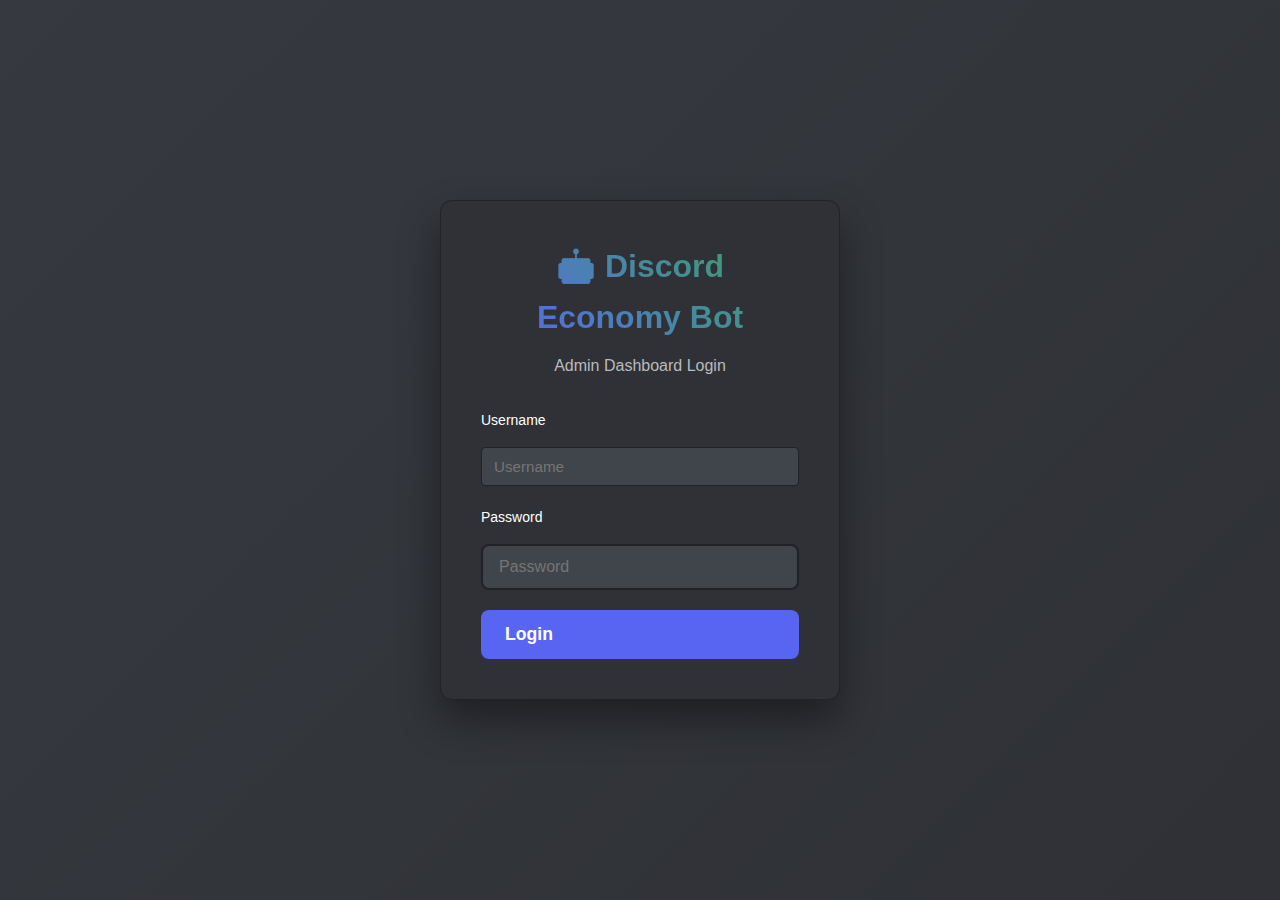
<file: index.html>
<!-- index.html - Complete with proper user management -->
<!DOCTYPE html>
<html lang="en">

<head>
    <meta charset="UTF-8">
    <meta name="viewport" content="width=device-width, initial-scale=1.0">
    <title>Discord Economy Bot - Admin Dashboard</title>
    <link rel="stylesheet" href="./styles.css">
    <script src="./config.js"></script>
</head>

<body>
    <!-- Login Screen -->
    <div id="login-screen" class="login-screen">
        <div class="login-container">
            <div class="login-header">
                <h1>🤖 Discord Economy Bot</h1>
                <p>Admin Dashboard Login</p>
            </div>
            <form id="login-form" class="login-form" onsubmit="return false;">
                <div class="form-group">
                    <label for="username">Username</label>
                    <input type="text" id="username" placeholder="Username" required>
                </div>
                <div class="form-group">
                    <label for="password">Password</label>
                    <input type="password" id="password" placeholder="Password" required>
                </div>
                <button type="submit" id="login-btn" class="btn-primary btn-large">Login</button>
            </form>
            <div id="login-error" class="login-error" style="display: none;"></div>
        </div>
    </div>

    <!-- Main Dashboard (hidden initially) -->
    <div id="main-dashboard" class="dashboard-container" style="display: none;">
        <!-- Sidebar -->
        <aside class="sidebar">
            <div class="sidebar-header">
                <h1>🤖 Economy Bot</h1>
                <p class="version">v2.0</p>
            </div>

            <div class="server-selector">
                <label for="server-select">Select Server:</label>
                <select id="server-select" onchange="onServerChange()">
                    <option value="">-- Loading servers --</option>
                </select>
            </div>

            <nav class="nav-menu">
                <button class="tab-button active" onclick="showTab('dashboard')" data-tab="dashboard">
                    📊 Dashboard
                </button>
                <button class="tab-button" onclick="showTab('users')" data-tab="users">
                    👥 Users
                </button>
                <button class="tab-button" onclick="showTab('shop')" data-tab="shop">
                    🛒 Shop
                </button>
                <button class="tab-button" onclick="showTab('tasks')" data-tab="tasks">
                    📋 Tasks
                </button>
                <button class="tab-button" onclick="showTab('announcements')" data-tab="announcements">
                    📢 Announcements
                </button>
                <button class="tab-button" onclick="showTab('embeds')" data-tab="embeds">
                    📧 Embeds
                </button>
                <button class="tab-button" onclick="showTab('transactions')" data-tab="transactions">
                    💳 Transactions
                </button>
                <button class="tab-button" onclick="showTab('server-settings')" data-tab="server-settings">
                    🔧 Server Settings
                </button>
                <button class="tab-button" onclick="showTab('permissions')" data-tab="permissions">
                    👥 Permissions
                </button>
                <button class="tab-button" onclick="showTab('permissions-tab')" data-tab="permissions-tab">
                    🔐 Command Permissions
                </button>
                <button class="tab-button" onclick="showTab('roles-tab')" data-tab="roles-tab">
                    👥 Roles
                </button>
                <button class="tab-button" onclick="showTab('moderation-tab')" data-tab="moderation-tab">
                    🔨 Moderation
                </button>
                <button class="tab-button" onclick="showTab('config')" data-tab="config">
                    🔧 Server Config
                </button>
                <button class="tab-button" onclick="showTab('settings')" data-tab="settings">
                    ⚙️ Settings
                </button>
                <button class="tab-button" onclick="showTab('logs')" data-tab="logs">
                    📝 Logs
                </button>
            </nav>

            <div class="sidebar-footer">
                <button onclick="restartBot()" class="btn-danger btn-small" id="restart-btn" style="display: none;">🔄
                    Restart Bot</button>
                <div class="bot-status" id="bot-status">
                    <span class="status-indicator"></span>
                    <span class="status-text">Checking...</span>
                </div>
            </div>
        </aside>

        <!-- Main Content -->
        <main class="main-content">
            <!-- Dashboard Tab -->
            <div id="dashboard" class="tab-content active">
                <div class="section-header">
                    <h2>📊 Dashboard</h2>
                    <button onclick="loadDashboard()" class="btn-primary">🔄 Refresh</button>
                </div>
                <div id="dashboard-content" class="content-area">
                    <div class="loading">Loading dashboard...</div>
                </div>
            </div>

            <!-- Users Tab -->
            <div id="users" class="tab-content">
                <div class="section-header">
                    <h2>👥 User Management</h2>
                    <div class="header-actions">
                        <select id="user-selector" style="display: none;">
                            <option value="">-- Select User --</option>
                        </select>
                        <button onclick="loadUsers()" class="btn-primary">🔄 Refresh</button>
                    </div>
                </div>

                <div id="users-list" class="content-area">
                    <div class="loading">Loading users...</div>
                </div>

                <!-- User selector dropdown (dynamically created) -->
                <div id="user-selector-dropdown" class="user-selector-dropdown" style="display: none;"></div>

                <!-- User Management Panel (dynamically created) -->
            </div>

            <!-- Shop Tab -->
            <div id="shop" class="tab-content">
                <div class="section-header">
                    <h2>🛒 Shop Management</h2>
                </div>

                <!-- Shop Controls -->
                <div class="shop-controls">
                    <div class="shop-controls-left">
                        <button onclick="showAddItemModal()" class="btn-success">➕ Add Item</button>
                        <button onclick="viewShopStatistics()" class="btn-secondary">📊 Statistics</button>
                        <button onclick="validateShopIntegrity()" class="btn-secondary">🔍 Validate</button>
                    </div>
                    <div class="shop-controls-right">
                        <button onclick="loadShop()" class="btn-primary">🔄 Refresh</button>
                    </div>
                </div>

                <!-- Shop Filters -->
                <div class="filters-section">
                    <div class="filters-grid">
                        <div class="filter-group">
                            <label for="category-filter">Category:</label>
                            <select id="category-filter" onchange="filterShopItems()">
                                <option value="">All Categories</option>
                                <option value="consumable">Consumables</option>
                                <option value="role">Roles</option>
                                <option value="collectible">Collectibles</option>
                                <option value="general">General</option>
                            </select>
                        </div>
                        <div class="filter-group">
                            <label class="checkbox-group">
                                <input type="checkbox" id="active-only-filter" checked onchange="filterShopItems()">
                                Active Only
                            </label>
                        </div>
                        <div class="filter-group">
                            <label class="checkbox-group">
                                <input type="checkbox" id="in-stock-only-filter" checked onchange="filterShopItems()">
                                In Stock Only
                            </label>
                        </div>
                        <div class="filter-group">
                            <input type="text" id="shop-search" placeholder="Search items..."
                                onkeyup="filterShopItems()">
                        </div>
                    </div>
                </div>

                <!-- Shop Statistics -->
                <div id="shop-stats" class="stats-section" style="display: none;">
                    <div class="stats-grid">
                        <div class="stat-card">
                            <h4>Total Items</h4>
                            <div class="stat-value" id="total-shop-items">0</div>
                        </div>
                        <div class="stat-card">
                            <h4>Active Items</h4>
                            <div class="stat-value" id="active-shop-items">0</div>
                        </div>
                        <div class="stat-card">
                            <h4>Total Sales</h4>
                            <div class="stat-value" id="total-shop-sales">0</div>
                        </div>
                        <div class="stat-card">
                            <h4>Revenue</h4>
                            <div class="stat-value" id="shop-revenue">$0</div>
                        </div>
                    </div>
                </div>

                <div id="shop-list" class="content-area">
                    <div class="loading">Loading shop items...</div>
                </div>
            </div>

            <!-- Tasks Tab -->
            <div id="tasks" class="tab-content">
                <div class="section-header">
                    <h2>📋 Task Management</h2>
                    <div class="header-actions">
                        <button onclick="showCreateTaskModal()" class="btn-success">➕ Add Task</button>
                        <button onclick="loadTasks()" class="btn-primary">🔄 Refresh</button>
                    </div>
                </div>
                <div id="tasks-list" class="content-area">
                    <div class="loading">Loading tasks...</div>
                </div>
            </div>

            <!-- Announcements Tab -->
            <div id="announcements" class="tab-content">
                <div id="tab-content" class="content-area">
                    <div class="loading">Loading announcements...</div>
                </div>
            </div>

            <!-- Embeds Tab -->
            <div id="embeds" class="tab-content">
                <div class="section-header">
                    <h2>📧 Embed Management</h2>
                    <div class="header-actions">
                        <button onclick="showCreateEmbedModal()" class="btn-success">➕ Create Embed</button>
                        <button onclick="refreshEmbeds()" class="btn-primary">🔄 Refresh</button>
                    </div>
                </div>
                <div id="embeds-list" class="content-area">
                    <div class="loading">Loading embeds...</div>
                </div>
            </div>

            <!-- Transactions Tab -->
            <div id="transactions" class="tab-content">
                <div class="section-header">
                    <h2>💳 Transaction History</h2>
                    <div class="header-actions">
                        <button onclick="showTransactionFilters()" class="btn-secondary">🔍 Filters</button>
                        <button onclick="archiveOldTransactions()" class="btn-warning">📦 Archive Old</button>
                        <button onclick="exportTransactions()" class="btn-secondary">📥 Export CSV</button>
                        <button onclick="loadTransactions()" class="btn-primary">🔄 Refresh</button>
                    </div>
                </div>

                <!-- Transaction Statistics -->
                <div id="transaction-stats" class="stats-section" style="display: none;">
                    <div class="stats-grid">
                        <div class="stat-card">
                            <h4>Total Transactions</h4>
                            <div class="stat-value" id="total-transactions">0</div>
                        </div>
                        <div class="stat-card">
                            <h4>Total Volume</h4>
                            <div class="stat-value" id="total-volume">$0</div>
                        </div>
                        <div class="stat-card">
                            <h4>Most Active User</h4>
                            <div class="stat-value" id="most-active-user">-</div>
                        </div>
                        <div class="stat-card">
                            <h4>Avg Transaction</h4>
                            <div class="stat-value" id="avg-transaction">$0</div>
                        </div>
                    </div>
                </div>

                <!-- Transaction Filters (hidden by default) -->
                <div id="transaction-filters" class="filters-section" style="display: none;">
                    <div class="filters-grid">
                        <div class="filter-group">
                            <label>Date Range:</label>
                            <div class="date-inputs">
                                <input type="date" id="start-date" placeholder="Start date">
                                <input type="date" id="end-date" placeholder="End date">
                            </div>
                        </div>
                        <div class="filter-group">
                            <label>User:</label>
                            <select id="user-filter">
                                <option value="">All Users</option>
                            </select>
                        </div>
                        <div class="filter-group">
                            <label>Type:</label>
                            <select id="type-filter">
                                <option value="">All Types</option>
                                <option value="daily">Daily Rewards</option>
                                <option value="earn">Earnings</option>
                                <option value="spend">Spending</option>
                                <option value="transfer_send">Transfers Sent</option>
                                <option value="transfer_receive">Transfers Received</option>
                                <option value="shop">Shop Purchases</option>
                                <option value="task">Task Rewards</option>
                                <option value="admin_adjust">Admin Adjustments</option>
                            </select>
                        </div>
                        <div class="filter-group">
                            <label>Amount Range:</label>
                            <div class="amount-inputs">
                                <input type="number" id="min-amount" placeholder="Min" step="0.01">
                                <input type="number" id="max-amount" placeholder="Max" step="0.01">
                            </div>
                        </div>
                        <div class="filter-actions">
                            <button onclick="applyFilters()" class="btn-primary">Apply Filters</button>
                            <button onclick="clearFilters()" class="btn-secondary">Clear</button>
                            <button onclick="hideTransactionFilters()" class="btn-secondary">Hide Filters</button>
                        </div>
                    </div>
                </div>

                <div id="transactions-list" class="content-area">
                    <div class="loading">Loading transactions...</div>
                </div>
            </div>

            <!-- Server Config Tab -->
            <div id="config" class="tab-content">
                <div class="section-header">
                    <h2>🔧 Server Configuration</h2>
                    <div class="header-actions">
                        <button onclick="loadServerSettings()" class="btn-primary">🔄 Refresh</button>
                        <button onclick="saveServerSettings()" class="btn-success">💾 Save Changes</button>
                    </div>
                </div>
                <option value="playing">Playing</option>
                <option value="watching">Watching</option>
                <option value="listening">Listening to</option>
                <option value="competing">Competing in</option>
                <option value="streaming">Streaming</option>
                </select>
            </div>

            <div class="form-group">
                <label for="bot-status-message">Status Message:</label>
                <input type="text" id="bot-status-message" name="bot_status_message" maxlength="128"
                    placeholder="Enter custom status message">
                <small>Max 128 characters. Example: "with the economy" or "your requests"</small>
            </div>

            <div class="form-group">
                <label for="bot-presence">Bot Presence:</label>
                <select id="bot-presence" name="bot_presence">
                    <option value="online">🟢 Online</option>
                    <option value="idle">🟠 Idle</option>
                    <option value="dnd">🔴 Do Not Disturb</option>
                    <option value="invisible">⚫ Invisible</option>
                </select>
            </div>

            <div class="form-group" id="streaming-url-group" style="display: none;">
                <label for="streaming-url">Streaming URL:</label>
                <input type="url" id="streaming-url" name="streaming_url" placeholder="https://twitch.tv/yourname">
                <small>Required when Status Type is "Streaming"</small>
            </div>

            <button type="button" onclick="updateBotStatus()" class="btn-primary">Update Bot Status</button>
            <div id="bot-status-preview" class="status-preview">
                <strong>Preview:</strong> <span id="status-preview-text"></span>
            </div>
    </div>
    </div>
    </div>

    <!-- Settings Tab -->
    <div id="settings" class="tab-content">
        <div class="section-header">
            <h2>⚙️ Global Settings</h2>
            <button onclick="saveSettings()" class="btn-success">💾 Save Changes</button>
        </div>
        <div id="settings-content" class="content-area">
            <div class="loading">Loading settings...</div>
        </div>
    </div>

    <!-- Server Settings Tab -->
    <div id="server-settings" class="tab-content">
        <div class="section-header">
            <h2>🔧 Server Settings</h2>
            <button onclick="loadServerSettingsTab()" class="btn-primary">🔄 Refresh</button>
        </div>
        <div id="server-settings-content" class="content-area">
            <div class="settings-container">
                <!-- Channel Configuration Section -->
                <div class="settings-section">
                    <h3>📢 Channel Configuration</h3>

                    <div class="setting-item">
                        <label for="welcome-channel">Welcome Channel:</label>
                        <select id="welcome-channel" class="channel-dropdown">
                            <option value="">Loading channels...</option>
                        </select>
                        <button onclick="saveChannelSetting('welcome')" class="save-btn">
                            💾 Save Welcome Channel
                        </button>
                        <span id="welcome-channel-status" class="save-status"></span>
                    </div>

                    <div class="setting-item">
                        <label for="log-channel">Log Channel:</label>
                        <select id="log-channel" class="channel-dropdown">
                            <option value="">Loading channels...</option>
                        </select>
                        <button onclick="saveChannelSetting('log')" class="save-btn">
                            💾 Save Log Channel
                        </button>
                        <span id="log-channel-status" class="save-status"></span>
                    </div>

                    <div class="setting-item">
                        <label for="task-channel">Task Announcement Channel:</label>
                        <select id="task-channel" class="channel-dropdown">
                            <option value="">Loading channels...</option>
                        </select>
                        <button onclick="saveChannelSetting('task')" class="save-btn">
                            💾 Save Task Channel
                        </button>
                        <span id="task-channel-status" class="save-status"></span>
                    </div>

                    <div class="setting-item">
                        <label for="shop-channel">Shop Channel:</label>
                        <select id="shop-channel" class="channel-dropdown">
                            <option value="">Loading channels...</option>
                        </select>
                        <button onclick="saveChannelSetting('shop')" class="save-btn">
                            💾 Save Shop Channel
                        </button>
                        <span id="shop-channel-status" class="save-status"></span>
                    </div>
                </div>

                <!-- Currency Settings Section -->
                <div class="settings-section">
                    <h3>💰 Currency Settings</h3>

                    <div class="setting-item">
                        <label for="currency-name">Currency Name:</label>
                        <input type="text" id="currency-name" placeholder="coins" maxlength="20">
                    </div>

                    <div class="setting-item">
                        <label for="currency-symbol">Currency Symbol:</label>
                        <input type="text" id="currency-symbol" placeholder="$" maxlength="3">
                    </div>

                    <div class="setting-item">
                        <label for="starting-balance">Starting Balance:</label>
                        <input type="number" id="starting-balance" value="0" min="0">
                    </div>

                    <button onclick="saveCurrencySettings()" class="save-btn primary">
                        💾 Save Currency Settings
                    </button>
                    <span id="currency-settings-status" class="save-status"></span>
                </div>

                <!-- Feature Toggles Section -->
                <div class="settings-section">
                    <h3>🎛️ Feature Toggles</h3>

                    <div class="setting-item toggle-item">
                        <label>
                            <input type="checkbox" id="feature-currency" class="toggle-switch">
                            <span>Currency System</span>
                        </label>
                        <button onclick="saveFeatureToggle('currency')" class="save-btn">💾 Save</button>
                        <span id="feature-currency-status" class="save-status"></span>
                    </div>

                    <div class="setting-item toggle-item">
                        <label>
                            <input type="checkbox" id="feature-tasks" class="toggle-switch">
                            <span>Tasks System</span>
                        </label>
                        <button onclick="saveFeatureToggle('tasks')" class="save-btn">💾 Save</button>
                        <span id="feature-tasks-status" class="save-status"></span>
                    </div>

                    <div class="setting-item toggle-item">
                        <label>
                            <input type="checkbox" id="feature-shop" class="toggle-switch">
                            <span>Shop System</span>
                        </label>
                        <button onclick="saveFeatureToggle('shop')" class="save-btn">💾 Save</button>
                        <span id="feature-shop-status" class="save-status"></span>
                    </div>

                    <div class="setting-item toggle-item">
                        <label>
                            <input type="checkbox" id="feature-announcements" class="toggle-switch">
                            <span>Announcements</span>
                        </label>
                        <button onclick="saveFeatureToggle('announcements')" class="save-btn">💾 Save</button>
                        <span id="feature-announcements-status" class="save-status"></span>
                    </div>

                    <div class="setting-item toggle-item">
                        <label>
                            <input type="checkbox" id="feature-moderation" class="toggle-switch">
                            <span>Moderation System</span>
                        </label>
                        <button onclick="saveFeatureToggle('moderation')" class="save-btn">💾 Save</button>
                        <span id="feature-moderation-status" class="save-status"></span>
                    </div>
                </div>

                <!-- Bot Behavior Section -->
                <div class="settings-section">
                    <h3>🤖 Bot Behavior</h3>

                    <div class="setting-item">
                        <label for="inactivity-days">Inactivity Threshold (days):</label>
                        <input type="number" id="inactivity-days" value="30" min="1" max="365">
                    </div>

                    <div class="setting-item toggle-item">
                        <label>
                            <input type="checkbox" id="auto-expire-tasks" class="toggle-switch">
                            <span>Auto-expire Tasks</span>
                        </label>
                    </div>

                    <div class="setting-item toggle-item">
                        <label>
                            <input type="checkbox" id="require-task-proof" class="toggle-switch">
                            <span>Require Task Proof</span>
                        </label>
                    </div>

                    <button onclick="saveBotBehavior()" class="save-btn primary">
                        💾 Save Bot Behavior
                    </button>
                    <span id="bot-behavior-status" class="save-status"></span>
                </div>
            </div>
        </div>
    </div>

    <!-- Permissions Tab -->
    <div id="permissions" class="tab-content">
        <div class="section-header">
            <h2>👥 Permissions & Role Management</h2>
            <button onclick="loadPermissionsTab()" class="btn-primary">🔄 Refresh</button>
        </div>
        <div id="permissions-content" class="content-area">
            <div class="permissions-container">

                <!-- Role Management Section -->
                <div class="section-card">
                    <h3>👥 Role Management</h3>
                    <div id="roles-list"></div>
                </div>

                <!-- Admin & Moderator Roles -->
                <div class="section-card">
                    <h3>🛡️ Admin & Moderator Roles</h3>

                    <div class="role-assignment">
                        <label>Admin Roles:</label>
                        <select id="admin-roles-dropdown" multiple class="role-multiselect">
                            <!-- Populated dynamically -->
                        </select>
                        <button onclick="saveAdminRoles()" class="save-btn">💾 Save Admin Roles</button>
                        <span id="admin-roles-status" class="save-status"></span>
                    </div>

                    <div class="role-assignment">
                        <label>Moderator Roles:</label>
                        <select id="mod-roles-dropdown" multiple class="role-multiselect">
                            <!-- Populated dynamically -->
                        </select>
                        <button onclick="saveModRoles()" class="save-btn">💾 Save Moderator Roles</button>
                        <span id="mod-roles-status" class="save-status"></span>
                    </div>
                </div>

                <!-- User Role Assignment -->
                <div class="section-card">
                    <h3>🎭 Assign Roles to Users</h3>

                    <div class="user-role-form">
                        <select id="target-user-select" class="user-dropdown">
                            <option value="">Select a user...</option>
                        </select>

                        <select id="assign-role-select" class="role-dropdown">
                            <option value="">Select a role...</option>
                        </select>

                        <button onclick="assignRoleToUser()" class="action-btn">➕ Assign Role</button>
                        <button onclick="removeRoleFromUser()" class="action-btn danger">➖ Remove Role</button>
                    </div>
                </div>

                <!-- Command Permissions -->
                <div class="section-card">
                    <h3>⚙️ Command Permissions</h3>
                    <p class="info-text">Configure which roles can use specific commands</p>

                    <div id="command-permissions-list">
                        <!-- Dynamically generated command permission rows -->
                    </div>
                </div>

                <!-- User Moderation Actions -->
                <div class="section-card">
                    <h3>🔨 User Moderation</h3>

                    <div class="moderation-form">
                        <select id="mod-target-user" class="user-dropdown">
                            <option value="">Select a user...</option>
                        </select>

                        <button onclick="kickUser()" class="action-btn warning">👢 Kick User</button>
                        <button onclick="banUser()" class="action-btn danger">🔨 Ban User</button>
                        <button onclick="unbanUser()" class="action-btn success">✅ Unban User</button>
                    </div>

                    <div class="moderation-reason">
                        <label>Reason:</label>
                        <input type="text" id="mod-reason" placeholder="Enter moderation reason..." maxlength="200">
                    </div>
                </div>

            </div>
        </div>
    </div>

    <!-- Permissions Tab -->
    <div id="permissions-tab" class="tab-content" style="display: none;">
        <div class="section">
            <div class="section-header">
                <h2>Command Permissions</h2>
                <button onclick="loadCommandPermissions()" class="btn btn-secondary">
                    <i class="fas fa-sync"></i> Refresh
                </button>
            </div>

            <div class="card">
                <table class="data-table">
                    <thead>
                        <tr>
                            <th>Command</th>
                            <th>Enabled</th>
                            <th>Allowed Roles</th>
                            <th>Denied Roles</th>
                            <th>Actions</th>
                        </tr>
                    </thead>
                    <tbody id="permissions-list">
                        <tr>
                            <td colspan="5" class="text-center">Loading permissions...</td>
                        </tr>
                    </tbody>
                </table>
            </div>
        </div>
    </div>

    <!-- Roles Tab -->
    <div id="roles-tab" class="tab-content" style="display: none;">
        <div class="section">
            <div class="section-header">
                <h2>Server Roles</h2>
                <button onclick="syncRoles()" class="btn btn-secondary">
                    <i class="fas fa-sync"></i> Sync from Discord
                </button>
            </div>

            <div id="roles-list" class="roles-grid">
                <p class="text-center">Loading roles...</p>
            </div>
        </div>
    </div>

    <!-- Moderation Tab -->
    <div id="moderation-tab" class="tab-content" style="display: none;">
        <div class="section">
            <div class="section-header">
                <h2>Moderation Actions</h2>
            </div>

            <div class="moderation-grid">
                <div class="card">
                    <h3>Kick User</h3>
                    <input type="text" id="kick-user-id" placeholder="User ID" class="form-input">
                    <textarea id="kick-reason" placeholder="Reason" class="form-input"></textarea>
                    <button onclick="kickUser()" class="btn btn-danger">Kick User</button>
                </div>

                <div class="card">
                    <h3>Ban User</h3>
                    <input type="text" id="ban-user-id" placeholder="User ID" class="form-input">
                    <input type="number" id="ban-delete-days" placeholder="Delete message days (0-7)" class="form-input"
                        min="0" max="7" value="0">
                    <textarea id="ban-reason" placeholder="Reason" class="form-input"></textarea>
                    <button onclick="banUser()" class="btn btn-danger">Ban User</button>
                </div>

                <div class="card">
                    <h3>Timeout User</h3>
                    <input type="text" id="timeout-user-id" placeholder="User ID" class="form-input">
                    <input type="number" id="timeout-duration" placeholder="Duration (minutes)" class="form-input"
                        min="1" value="60">
                    <textarea id="timeout-reason" placeholder="Reason" class="form-input"></textarea>
                    <button onclick="timeoutUser()" class="btn btn-warning">Timeout User</button>
                </div>
            </div>
        </div>
    </div>

    <!-- Logs Tab -->
    <div id="logs" class="tab-content">
        <div class="section-header">
            <h2>📝 System Logs</h2>
            <div class="header-actions">
                <select id="log-level" onchange="loadLogs()">
                    <option value="all">All Levels</option>
                    <option value="error">Errors Only</option>
                    <option value="warning">Warnings</option>
                    <option value="info">Info</option>
                </select>
                <button onclick="clearLogs()" class="btn-danger">🗑️ Clear Logs</button>
                <button onclick="loadLogs()" class="btn-primary">🔄 Refresh</button>
            </div>
        </div>
        <div id="logs-content" class="content-area">
            <div class="loading">Loading logs...</div>
        </div>
    </div>
    </main>
    </div>

    <!-- Notification Toast -->
    <div id="notification-container"></div>

    <!-- Error and Success Notifications -->
    <div id="error-notification" class="notification error"></div>
    <div id="success-notification" class="notification success"></div>

    <!-- User Management Modal Enhancement -->
    <div id="user-management-modal" class="modal" style="display: none;">
        <div class="modal-content">
            <span class="close" onclick="closeUserManagementModal()">&times;</span>
            <h2>Manage User: <span id="manage-user-name"></span></h2>

            <div class="modal-section">
                <h3>Balance Management</h3>
                <div class="balance-controls">
                    <input type="number" id="balance-amount" placeholder="Amount" class="form-input">
                    <input type="text" id="balance-reason" placeholder="Reason" class="form-input">
                    <button onclick="addBalance()" class="btn btn-success">Add Money</button>
                    <button onclick="removeBalance()" class="btn btn-danger">Remove Money</button>
                </div>
            </div>

            <div class="modal-section">
                <h3>Role Management</h3>
                <div id="user-roles-container">
                    <p>Loading roles...</p>
                </div>
                <button onclick="saveUserRoles()" class="btn btn-primary">Save Role Changes</button>
            </div>

            <div class="modal-section">
                <h3>Moderation</h3>
                <button onclick="kickUserFromModal()" class="btn btn-warning">Kick User</button>
                <button onclick="banUserFromModal()" class="btn btn-danger">Ban User</button>
                <button onclick="timeoutUserFromModal()" class="btn btn-warning">Timeout User</button>
            </div>
        </div>
    </div>

    <!-- Channel Configuration Enhancement in Config Tab -->
    <div class="card" id="channel-config-section" style="display: none;">
        <h3>Channel Configuration</h3>
        <p class="help-text">Configure which channels the bot uses for specific features</p>

        <div class="form-group">
            <label for="task-channel-select">Task Channel:</label>
            <select id="task-channel-select" class="form-input">
                <option value="">Select a channel...</option>
            </select>
        </div>

        <div class="form-group">
            <label for="shop-channel-select">Shop Channel:</label>
            <select id="shop-channel-select" class="form-input">
                <option value="">Select a channel...</option>
            </select>
        </div>

        <div class="form-group">
            <label for="welcome-channel-select">Welcome Channel:</label>
            <select id="welcome-channel-select" class="form-input">
                <option value="">Select a channel...</option>
            </select>
        </div>

        <div class="form-group">
            <label for="logs-channel-select">Logs Channel:</label>
            <select id="logs-channel-select" class="form-input">
                <option value="">Select a channel...</option>
            </select>
        </div>

        <button onclick="saveChannelConfig()" class="btn btn-primary">
            <i class="fas fa-save"></i> Save Channel Configuration
        </button>
        <span id="channel-config-status" class="status-message"></span>
    </div>

    <!-- Add tab buttons to navigation -->
    <nav class="tabs" style="display: none;">
        <button class="tab-btn" onclick="switchTab('permissions')">Permissions</button>
        <button class="tab-btn" onclick="switchTab('roles')">Roles</button>
        <button class="tab-btn" onclick="switchTab('moderation')">Moderation</button>
    </nav>

    <!-- Modals (dynamically created by JavaScript) -->

    <script src="./script.js?v=5"></script>
</body>

</html>
</file>
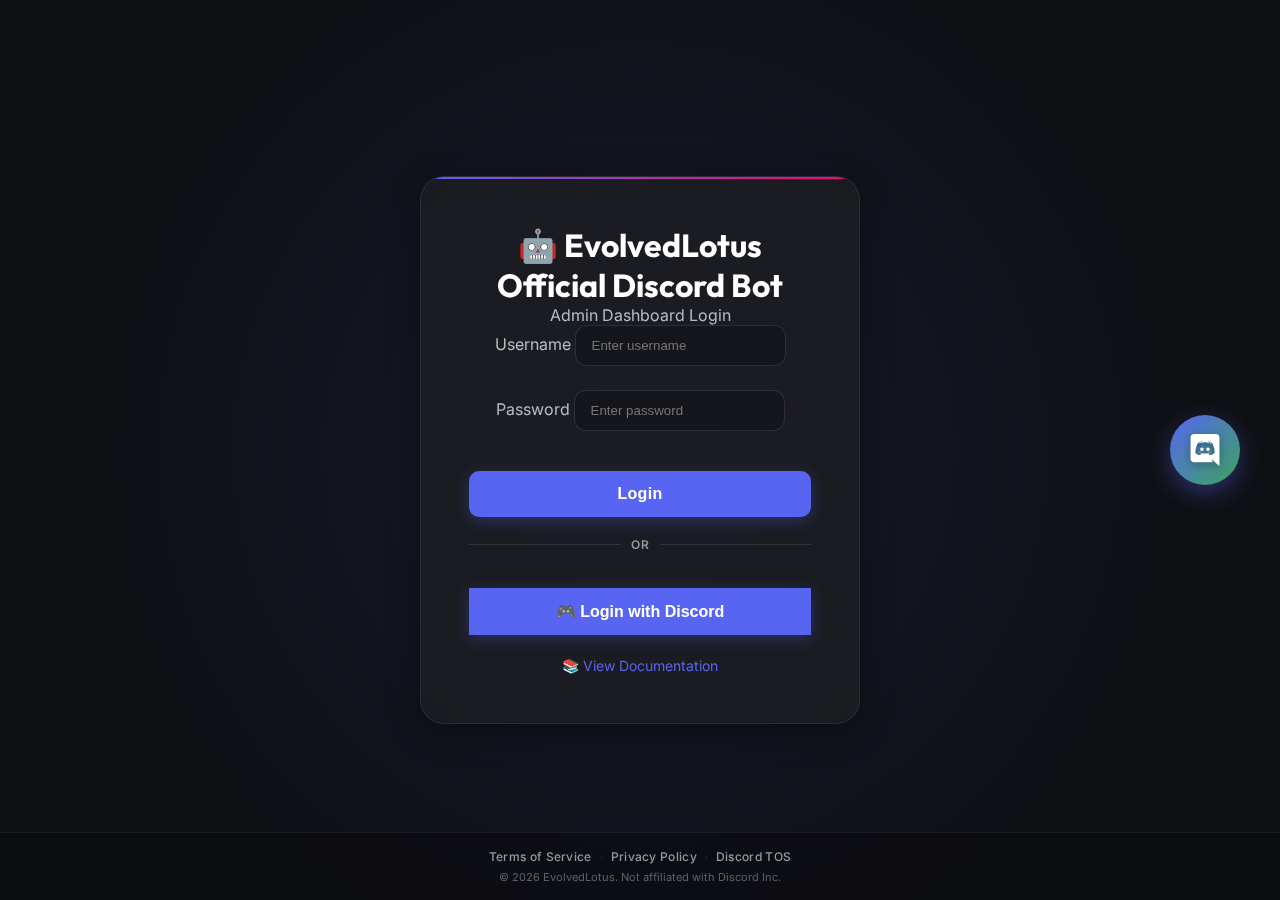
<file: docs/index.html>
<!DOCTYPE html>
<html lang="en">

<head>
    <meta charset="UTF-8">
    <meta name="viewport" content="width=device-width, initial-scale=1.0">
    <title>EVL Discord Bot - Admin Dashboard</title>
    <link rel="icon" href="data:image/svg+xml,<svg xmlns=%22http://www.w3.org/2000/svg%22 viewBox=%220 0 100 100%22><text y=%22.9em%22 font-size=%2290%22>🤖</text></svg>">
    
    <!-- SEO and Social Media Meta Tags -->
    <meta name="description" content="Manage your EVL Discord Bot instances, users, shop, and tasks with ease.">
    <meta property="og:title" content="EVL Discord Bot - Admin Dashboard">
    <meta property="og:description" content="Manage your EVL Discord Bot instances, users, shop, and tasks with ease.">
    <meta property="og:image" content="https://evolvedlotus.github.io/EVLDiscordBot/static/images/screenshot.png">
    <meta property="og:url" content="https://evolvedlotus.github.io/EVLDiscordBot/">
    <meta property="og:type" content="website">
    <meta name="twitter:card" content="summary_large_image">
    <meta name="twitter:title" content="EVL Discord Bot - Admin Dashboard">
    <meta name="twitter:description" content="Manage your EVL Discord Bot instances, users, shop, and tasks with ease.">
    <meta name="twitter:image" content="https://evolvedlotus.github.io/EVLDiscordBot/static/images/screenshot.png">

    <link rel="stylesheet" href="./styles.css?v=33">
    <script src="./config.js"></script>
</head>

<body>

    <!-- Login Screen -->
    <div id="login-screen" class="login-screen">
        <div class="login-container">
            <div class="login-header">
                <h1>🤖 EvolvedLotus Official Discord Bot</h1>
                <p>Admin Dashboard Login</p>
            </div>
            <form id="login-form" class="login-form">
                <div class="form-group">
                    <label for="username">Username</label>
                    <input type="text" id="username" name="username" class="form-control" required
                        placeholder="Enter username">
                </div>
                <div class="form-group">
                    <label for="password">Password</label>
                    <input type="password" id="password" name="password" class="form-control" required
                        placeholder="Enter password">
                </div>
                <button type="submit" class="btn-primary btn-large">Login</button>
            </form>
            <div id="login-error" class="login-error" style="display: none;"></div>
            <div style="text-align: center; margin-top: 20px;">
                <a href="./docs.html" style="color: var(--discord-blurple); text-decoration: none; font-size: 14px;">
                    📚 View Documentation
                </a>
            </div>
        </div>

        <!-- Login Footer -->
        <footer class="site-footer site-footer--login">
            <div class="site-footer__inner">
                <div class="site-footer__links">
                    <a href="./terms.html" target="_blank">Terms of Service</a>
                    <span class="site-footer__separator">·</span>
                    <a href="./privacy.html" target="_blank">Privacy Policy</a>
                    <span class="site-footer__separator">·</span>
                    <a href="https://discord.com/terms" target="_blank" rel="noopener">Discord TOS</a>
                </div>
                <p class="site-footer__copy">&copy; 2026 EvolvedLotus. Not affiliated with Discord Inc.</p>
            </div>
        </footer>

        <!-- Bot Invite Button -->
        <button id="bot-invite-btn" class="bot-invite-button" onclick="openBotInvite()"
            title="Invite Bot to Your Server">
            <svg width="32" height="32" viewBox="0 0 24 24" fill="currentColor">
                <path
                    d="M20.222 0c1.406 0 2.54 1.137 2.607 2.475V24l-2.677-2.273-1.47-1.338-1.604-1.398.67 2.205H3.71c-1.402 0-2.54-1.065-2.54-2.476V2.48C1.17 1.142 2.31.003 3.715.003h16.5L20.222 0zm-6.118 5.683h-.03l-.202.2c2.073.6 3.076 1.537 3.076 1.537-1.336-.668-2.54-1.002-3.744-1.137-.87-.135-1.74-.064-2.475 0h-.2c-.47 0-1.47.2-2.81.735-.467.203-.735.336-.735.336s1.002-1.002 3.21-1.537l-.135-.135s-1.672-.064-3.477 1.27c0 0-1.805 3.144-1.805 7.02 0 0 1 1.74 3.743 1.806 0 0 .4-.533.805-1.002-1.54-.468-2.14-1.404-2.14-1.404s.134.066.335.2h.06c.03 0 .044.015.06.03v.006c.016.016.03.03.06.03.33.136.66.27.93.4.466.202 1.065.403 1.8.536.93.135 1.996.2 3.21 0 .6-.135 1.2-.267 1.8-.535.39-.2.87-.4 1.397-.737 0 0-.6.936-2.205 1.404.33.466.795 1 .795 1 2.744-.06 3.81-1.8 3.87-1.726 0-3.87-1.815-7.02-1.815-7.02-1.635-1.214-3.165-1.26-3.435-1.26l.056-.02zm.168 4.413c.703 0 1.27.6 1.27 1.335 0 .74-.57 1.34-1.27 1.34-.7 0-1.27-.6-1.27-1.334.002-.74.573-1.338 1.27-1.338zm-4.543 0c.7 0 1.266.6 1.266 1.335 0 .74-.57 1.34-1.27 1.34-.7 0-1.27-.6-1.27-1.334 0-.74.57-1.338 1.27-1.338z" />
            </svg>
        </button>
    </div>

    <!-- Main Dashboard (hidden initially) -->
    <div id="main-dashboard" class="dashboard-container" style="display: none;">
        <!-- Sidebar - Compact 72px Discord Style -->
        <aside class="sidebar">
            <!-- Bot Icon Header -->
            <div class="sidebar-header" title="EVL Bot v2.0">
                <h1>🤖</h1>
            </div>

            <!-- Server Selector -->
            <div class="server-selector" title="Select Server">
                <select id="server-select" onchange="onServerChange()">
                    <option value="">🌐</option>
                </select>
            </div>

            <!-- Navigation Menu - Icon Only -->
            <nav class="nav-menu">
                <button class="tab-button active" onclick="showTab('dashboard')" data-tab="dashboard" data-icon="📊"
                    title="Dashboard">
                    📊
                </button>
                <button class="tab-button" onclick="showTab('users')" data-tab="users" data-icon="👥" title="Users">
                    👥
                </button>
                <button class="tab-button" onclick="showTab('shop')" data-tab="shop" data-icon="🛒" title="Shop">
                    🛒
                </button>
                <button class="tab-button" onclick="showTab('tasks')" data-tab="tasks" data-icon="📋" title="Tasks">
                    📋
                </button>
                <button class="tab-button" onclick="showTab('announcements')" data-tab="announcements" data-icon="📢"
                    title="Announce">
                    📢
                </button>
                <button class="tab-button" onclick="showTab('giveaways')" data-tab="giveaways" data-icon="🎉"
                    title="Giveaways">
                    🎉
                </button>
                <button class="tab-button" onclick="showTab('embeds')" data-tab="embeds" data-icon="📧" title="Embeds">
                    📧
                </button>
                <button class="tab-button" onclick="showTab('config')" data-tab="config" data-icon="⚙️"
                    title="Settings">
                    ⚙️
                </button>
                <button class="tab-button" onclick="showTab('logs')" data-tab="logs" data-icon="📝" title="Logs">
                    📝
                </button>
            </nav>

            <!-- Sidebar Footer -->
            <div class="sidebar-footer">
                <div class="bot-status" id="bot-status">
                    <span class="status-indicator" id="sidebar-status-dot"></span>
                    <span class="status-text" id="sidebar-status-text">Checking...</span>
                </div>
                <button onclick="logout()" title="Logout">🚪</button>
            </div>
        </aside>

        <!-- Main Content -->
        <main class="main-content">
            <!-- Dashboard Tab -->
            <div id="dashboard" class="tab-content active">
                <div class="section-header">
                    <h2>📊 Dashboard <span id="tier-badge-container"></span></h2>
                    <div class="header-actions">
                        <button onclick="loadDashboard()" class="btn-primary">🔄 Refresh</button>
                    </div>
                </div>
                <div id="dashboard-content" class="content-area">
                    <div class="loading">Loading dashboard...</div>
                </div>
            </div>

            <!-- Users Tab -->
            <div id="users" class="tab-content">
                <div class="section-header">
                    <h2>👥 User Management</h2>
                    <div class="header-actions">
                        <button onclick="loadUsers()" class="btn-primary">🔄 Refresh</button>
                    </div>
                </div>

                <div id="users-list" class="content-area">
                    <div class="loading">Loading users...</div>
                </div>
            </div>

            <!-- Shop Tab -->
            <div id="shop" class="tab-content">
                <div class="section-header">
                    <h2>🛒 Shop Management</h2>
                    <div class="header-actions">
                        <div class="action-group-left">
                            <button onclick="showCreateShopItemModal()" class="btn-success">➕ Add Item</button>
                            <button onclick="loadShop()" class="btn-primary">🔄 Refresh</button>
                        </div>
                        <div class="action-group-right">
                            <button onclick="viewShopStatistics()" class="btn-secondary">📊 Statistics</button>
                            <button onclick="validateShopIntegrity()" class="btn-secondary">🔍 Validate</button>
                        </div>
                    </div>
                </div>

                <div id="shop-list" class="content-area">
                    <div class="loading">Loading shop items...</div>
                </div>
            </div>

            <!-- Tasks Tab -->
            <div id="tasks" class="tab-content">
                <div class="section-header">
                    <h2>📋 Task Management</h2>
                    <div class="header-actions">
                        <button onclick="showCreateTaskModal()" class="btn-success">➕ Add Task</button>
                        <button onclick="loadTasks()" class="btn-primary">🔄 Refresh</button>
                    </div>
                </div>
                <div id="tasks-list" class="content-area">
                    <div class="loading">Loading tasks...</div>
                </div>
            </div>

            <!-- Announcements Tab -->
            <div id="announcements" class="tab-content">
                <div class="section-header">
                    <h2>📢 Announcements</h2>
                    <div class="header-actions">
                        <button onclick="showCreateAnnouncementModal()" class="btn-success">➕ Create
                            Announcement</button>
                        <button onclick="loadAnnouncements()" class="btn-primary">🔄 Refresh</button>
                    </div>
                </div>
                <div id="announcements-list" class="content-area">
                    <div class="loading">Loading announcements...</div>
                </div>
            </div>

            <!-- Giveaways Tab -->
            <div id="giveaways" class="tab-content">
                <div class="section-header">
                    <h2>🎉 Giveaways</h2>
                    <div class="header-actions">
                        <button onclick="showCreateGiveawayModal()" class="btn-success">➕ Create Giveaway</button>
                        <button onclick="loadGiveaways()" class="btn-primary">🔄 Refresh</button>
                    </div>
                </div>
                <div id="giveaways-list" class="content-area">
                    <div class="loading">Loading giveaways...</div>
                </div>
            </div>

            <!-- Embeds Tab -->
            <div id="embeds" class="tab-content">
                <div class="section-header">
                    <h2>📧 Embed Management</h2>
                    <div class="header-actions">
                        <div class="action-group-left">
                            <button onclick="showCreateEmbedModal()" class="btn-success">➕ Create Embed</button>
                            <button id="edit-by-message-btn" class="btn-secondary"
                                onclick="showEditEmbedByMessageModal()">✏️ Edit by Link/ID</button>
                        </div>
                        <button onclick="loadEmbeds()" class="btn-secondary btn-outline">🔄 Refresh</button>
                    </div>
                </div>
                <div id="embeds-list" class="content-area">
                    <div class="loading">Loading embeds...</div>
                </div>

            </div>

            <!-- Config Tab -->
            <div id="config" class="tab-content">
                <div class="section-header">
                    <h2>⚙️ Server Configuration</h2>
                    <div class="header-actions">
                        <button onclick="loadConfigTab()" class="btn-primary">🔄 Refresh</button>
                    </div>
                </div>

                <div id="config-content" class="content-area">
                    <div class="loading">Loading server configuration...</div>
                </div>

                <!-- Bot Status Section -->
                <div id="bot-status-section" class="content-area" style="margin-top: 20px; display: none;">
                    <h3>🤖 Bot Status Configuration</h3>
                    <div class="bot-status-control">
                        <div class="form-group">
                            <label for="bot-status-type">Status Type:</label>
                            <select id="bot-status-type" name="bot_status_type" class="form-control">
                                <option value="playing">Playing</option>
                                <option value="watching">Watching</option>
                                <option value="listening">Listening to</option>
                                <option value="competing">Competing in</option>
                                <option value="streaming">Streaming</option>
                            </select>
                        </div>

                        <div class="form-group">
                            <label for="bot-status-message">Status Message:</label>
                            <input type="text" id="bot-status-message" name="bot_status_message" maxlength="128"
                                placeholder="Enter custom status message" class="form-control">
                            <small>Max 128 characters. Example: "with the economy" or "your requests"</small>
                        </div>

                        <button type="button" onclick="updateBotStatus()" class="btn-primary">Update Bot Status</button>
                        <div id="bot-status-preview" class="status-preview">
                            <strong>Preview:</strong> <span id="status-preview-text"></span>
                        </div>
                    </div>
                </div>

                <!-- Channel Lock Schedules Section (Premium Only) -->
                <div id="channel-schedules-section" class="content-area premium-feature-section"
                    style="margin-top: 20px; display: none;">
                    <div class="premium-section-header">
                        <h3>🔒 Scheduled Channel Lock/Unlock</h3>
                        <span class="premium-badge">✨ Premium</span>
                    </div>
                    <div class="card"
                        style="background: var(--bg-secondary); border: 1px solid var(--border-secondary); padding: 15px; border-radius: 8px;">
                        <p style="color: var(--text-muted); font-size: 14px; margin-bottom: 15px;">
                            Automatically lock and unlock text channels on a schedule. Perfect for controlling when
                            members can chat.
                        </p>

                        <div class="header-actions" style="margin-bottom: 15px;">
                            <button onclick="showCreateChannelScheduleModal()" class="btn-success">➕ Add
                                Schedule</button>
                            <button onclick="loadChannelSchedules()" class="btn-secondary">🔄 Refresh</button>
                        </div>

                        <div id="channel-schedules-list">
                            <!-- Populated via JS -->
                            <div class="loading">Loading channel schedules...</div>
                        </div>
                    </div>
                </div>
            </div>

            <!-- Logs Tab -->
            <div id="logs" class="tab-content">
                <div class="section-header">
                    <h2>📝 System Logs</h2>
                    <div class="header-actions logs-header-actions">
                        <select id="log-level" onchange="loadLogs()" class="form-control" style="width: 150px;">
                            <option value="all">All Levels</option>
                            <option value="error">Errors Only</option>
                            <option value="warning">Warnings</option>
                            <option value="info">Info</option>
                        </select>
                        <div class="action-group-right">
                            <button onclick="clearLogs()" class="btn-danger">🗑️ Clear Logs</button>
                            <button onclick="loadLogs()" class="btn-primary">🔄 Refresh</button>
                        </div>
                    </div>
                </div>
                <div id="logs-content" class="content-area">
                    <div class="loading">Loading logs...</div>
                </div>
            </div>
            <!-- EvolvedLotus Ad — Content Tile -->
            <div id="ad-container" class="evl-tile-container" style="display: none;">
                <div id="evl-tile-wrap"></div>
            </div>
            <!-- Dashboard Footer -->
            <footer class="site-footer site-footer--dashboard">
                <div class="site-footer__inner">
                    <div class="site-footer__links">
                        <a href="./terms.html" target="_blank">Terms of Service</a>
                        <span class="site-footer__separator">·</span>
                        <a href="./privacy.html" target="_blank">Privacy Policy</a>
                        <span class="site-footer__separator">·</span>
                        <a href="https://discord.com/terms" target="_blank" rel="noopener">Discord TOS</a>
                        <span class="site-footer__separator">·</span>
                        <a href="./docs.html" target="_blank">Documentation</a>
                    </div>
                    <p class="site-footer__copy">&copy; 2026 EvolvedLotus. Not affiliated with Discord Inc.</p>
                </div>
            </footer>
        </main>
    </div>

    <!-- Notification Toast -->
    <div id="notification-container"></div>

    <!-- Error and Success Notifications -->
    <div id="error-notification" class="notification error"></div>
    <div id="success-notification" class="notification success"></div>

    <!-- User Management Modal -->
    <div id="user-management-modal" class="modal" style="display: none;">
        <div class="modal-content">
            <span class="close" onclick="closeUserManagementModal()">&times;</span>
            <h2>Manage User: <span id="manage-user-name"></span></h2>

            <div class="modal-body">
                <div class="modal-section">
                    <h3>Balance Management</h3>
                    <div class="balance-controls">
                        <input type="number" id="balance-amount" placeholder="Amount" class="form-control">
                        <input type="text" id="balance-reason" placeholder="Reason" class="form-control">
                        <div class="button-group">
                            <button onclick="addBalance()" class="btn-success">Add Money</button>
                            <button onclick="removeBalance()" class="btn-danger">Remove Money</button>
                        </div>
                    </div>
                </div>

                <div class="modal-section">
                    <h3>Role Management</h3>
                    <div id="user-roles-container">
                        <p>Loading roles...</p>
                    </div>
                    <button onclick="saveUserRoles()" class="btn-primary">Save Role Changes</button>
                </div>

                <div class="modal-section">
                    <h3>Moderation</h3>
                    <div class="button-group">
                        <button onclick="kickUserFromModal()" class="btn-warning">Kick User</button>
                        <button onclick="banUserFromModal()" class="btn-danger">Ban User</button>
                        <button onclick="timeoutUserFromModal()" class="btn-warning">Timeout User</button>
                    </div>
                </div>
            </div>
        </div>
    </div>

    <!-- Announcement Modal -->
    <div id="announcement-modal" class="modal" style="display: none;">
        <div class="modal-content">
            <span class="close" onclick="closeAnnouncementModal()">&times;</span>
            <h2 id="announcement-modal-title">Create Announcement</h2>
            <div class="modal-body">
                <form id="announcement-form" onsubmit="saveAnnouncement(event)">
                    <input type="hidden" id="announcement-id">
                    <div class="form-group">
                        <label for="announcement-title">Title *</label>
                        <input type="text" id="announcement-title" class="form-control" required>
                    </div>
                    <div class="form-group">
                        <label for="announcement-content">Content *</label>
                        <textarea id="announcement-content" class="form-control" rows="4" required></textarea>
                    </div>
                    <div class="form-group">
                        <label for="announcement-channel">Channel *</label>
                        <select id="announcement-channel" class="form-control" required>
                            <option value="">Select a channel...</option>
                        </select>
                    </div>
                    <div class="form-group">
                        <div class="form-group">
                            <label>
                                <input type="checkbox" id="announcement-pinned">
                                Pin this announcement
                            </label>
                        </div>

                        <div class="form-group"
                            style="border-top: 1px solid var(--border-color); padding-top: 15px; margin-top: 15px;">
                            <label>🕒 Scheduling (Optional)</label>
                            <div style="display: flex; gap: 10px;">
                                <div style="flex: 1;">
                                    <label for="announcement-delay" style="font-size: 12px;">Delay (Minutes)</label>
                                    <input type="number" id="announcement-delay" class="form-control" placeholder="0"
                                        min="0">
                                </div>
                                <div style="flex: 1;">
                                    <label for="announcement-scheduled-time" style="font-size: 12px;">Specific
                                        Time</label>
                                    <input type="datetime-local" id="announcement-scheduled-time" class="form-control">
                                </div>
                            </div>
                            <small style="color: var(--text-muted);">Leave empty to send immediately.</small>
                        </div>
                        <div class="button-group">
                            <button type="submit" class="btn-success">Save Announcement</button>
                            <button type="button" onclick="closeAnnouncementModal()"
                                class="btn-secondary">Cancel</button>
                        </div>
                    </div>
                </form>
            </div>
        </div>
    </div>

    <!-- Embed Modal -->
    <div id="embed-modal" class="modal" style="display: none;">
        <div class="modal-content">
            <span class="close" onclick="closeEmbedModal()">&times;</span>
            <h2 id="embed-modal-title">Create Embed</h2>
            <div class="modal-body">
                <div class="modal-split-layout">
                    <!-- Editor Column -->
                    <div class="editor-column">
                        <form id="embed-form" onsubmit="saveEmbed(event)">
                            <input type="hidden" id="embed-id">
                            <div class="form-group">
                                <label for="embed-title">Title</label>
                                <input type="text" id="embed-title" class="form-control" oninput="updateEmbedPreview()">
                            </div>
                            <div class="form-group">
                                <label for="embed-description">Description</label>
                                <textarea id="embed-description" class="form-control" rows="4"
                                    oninput="updateEmbedPreview()"></textarea>
                            </div>
                            <div class="form-group">
                                <label for="embed-color">Color (hex)</label>
                                <input type="color" id="embed-color" class="form-control" value="#5865F2"
                                    oninput="updateEmbedPreview()">
                            </div>
                            <div class="form-group">
                                <label for="embed-footer">Footer Text</label>
                                <input type="text" id="embed-footer" class="form-control"
                                    oninput="updateEmbedPreview()">
                            </div>
                            <div class="form-group">
                                <label for="embed-image-url">Image URL</label>
                                <input type="url" id="embed-image-url" class="form-control" placeholder="https://..."
                                    oninput="updateEmbedPreview()">
                            </div>
                            <div class="form-group">
                                <label for="embed-thumbnail-url">Thumbnail URL</label>
                                <input type="url" id="embed-thumbnail-url" class="form-control"
                                    placeholder="https://..." oninput="updateEmbedPreview()">
                            </div>
                            <div class="button-group">
                                <button type="submit" class="btn-success">Save Embed</button>
                                <button type="button" onclick="saveAndSendEmbed(event)" class="btn-primary">Save &
                                    Send</button>
                                <button type="button" onclick="closeEmbedModal()" class="btn-secondary">Cancel</button>
                            </div>
                        </form>
                    </div>

                    <!-- Preview Column -->
                    <div class="preview-column">
                        <div class="discord-preview-label">Live Preview</div>
                        <div class="discord-preview-box">
                            <div class="discord-message">
                                <div class="discord-message-avatar"></div>
                                <div class="discord-message-content">
                                    <div class="discord-message-username">
                                        EvolvedLotus Bot
                                        <span class="discord-message-timestamp">Today at 12:00 PM</span>
                                    </div>

                                    <!-- Dynamic Embed -->
                                    <div class="discord-embed" id="preview-embed">
                                        <div id="preview-embed-thumbnail-container"
                                            style="display:none; grid-column: 2; grid-row: 1/span 3;">
                                            <img id="preview-embed-thumbnail" class="discord-embed-thumbnail">
                                        </div>
                                        <div class="discord-embed-title" id="preview-embed-title">Embed Title</div>
                                        <div class="discord-embed-description" id="preview-embed-description">Embed
                                            description goes here...</div>
                                        <img id="preview-embed-image" class="discord-embed-image" style="display:none;">
                                        <div class="discord-embed-footer" id="preview-embed-footer-container"
                                            style="display:none;">
                                            <span class="discord-embed-footer-text" id="preview-embed-footer"></span>
                                        </div>
                                    </div>
                                </div>
                            </div>
                        </div>
                    </div>
                </div>
            </div>
        </div>
    </div>

    <!-- EVL Ad — Content Tile Init -->
    <script>
    (function() {
        const EVL_API = 'https://cooperative-renewal-production-41ce.up.railway.app';

        const HOOKS = [
            'Most creators get this wrong',
            'This might be why it\'s not working',
            'You\'re probably skipping this step',
            'The part nobody talks about',
            'Worth reading before your next post',
            'This changes how you think about growth'
        ];
        function genHook(t) { return HOOKS[(t||'').length % HOOKS.length]; }
        function genHeadline(t) {
            if (!t || t.length <= 50) return t || '';
            const l = t.toLowerCase();
            if (l.includes('youtube')) return 'Your YouTube strategy needs this update';
            if (l.includes('tiktok')) return 'TikTok growth isn\'t what you think it is';
            if (l.includes('caption')) return 'Your captions aren\'t the problem — this is';
            if (l.includes('seo')) return 'SEO basics most people still get wrong';
            if (l.includes('ai')) return 'How creators are actually using AI right now';
            if (l.includes('grow')) return 'The growth lever most people ignore';
            if (l.includes('monetiz')) return 'The monetization mistake you\'re probably making';
            if (l.includes('content')) return 'This content approach changes everything';
            return t.length > 55 ? t.slice(0, 52) + '...' : t;
        }

        // Discord dashboard context: prioritize monetifygram + tools
        const BUILT_IN = [
            { format:'utility', main:'Turn your Telegram channel into income', sub:'All-in-one monetization — no setup hassle', cta:'Start now', proof:'Built for creators', url:'https://monetifygram.biz/', color:'#3b82f6' },
            { format:'insight', hook:'Spending hours on replies?', headline:'AI tools that actually save you time', action:'See tools', proof:'Used by content creators daily', url:'https://tools.evolvedlotus.com/', color:'#1DA1F2' },
            { format:'insight', hook:'The part nobody talks about', headline:'This content approach changes everything', action:'Read this', proof:'Updated recently', url:'https://blog.evolvedlotus.com/', color:'#33bdef' }
        ];

        function buildTile(ad) {
            const c = ad.color || '#33bdef';
            let inner = '';
            if (ad.format === 'insight') {
                inner = `<div style="font-size:11px;font-weight:500;color:rgba(255,255,255,.35);margin-bottom:6px;letter-spacing:.2px">${ad.hook}</div>
                    <h4 style="margin:0 0 6px;font-size:14px;font-weight:600;color:rgba(255,255,255,.88);line-height:1.35">${ad.headline}</h4>
                    <span style="font-size:12px;font-weight:500;color:${c};display:inline-flex;align-items:center;gap:4px">${ad.action||'Read this'} <span style="font-size:11px">→</span></span>`;
            } else {
                inner = `<h4 style="margin:0 0 4px;font-size:14px;font-weight:600;color:rgba(255,255,255,.88);line-height:1.35">${ad.main}</h4>
                    <div style="font-size:12px;color:rgba(255,255,255,.4);margin-bottom:8px;line-height:1.4">${ad.sub}</div>
                    <span style="font-size:11px;font-weight:600;color:${c};display:inline-flex;align-items:center;gap:4px">${ad.cta} <span style="font-size:11px">→</span></span>`;
            }
            return `<div class="evl-tile-dc" style="--evl-accent:${c}" data-url="${ad.url}" data-id="${ad.id||''}">
                ${inner}
                <div style="display:flex;align-items:center;justify-content:space-between;margin-top:10px;padding-top:8px;border-top:1px solid rgba(255,255,255,.04)">
                    <span style="font-size:10px;color:rgba(255,255,255,.2);font-weight:500;letter-spacing:.3px">EvolvedLotus Ad</span>
                    ${ad.proof ? `<span style="font-size:10px;color:rgba(255,255,255,.2);font-style:italic">${ad.proof}</span>` : ''}
                </div>
            </div>`;
        }

        window.initEvlAdBanner = function() {
            const wrap = document.getElementById('ad-container');
            const tileWrap = document.getElementById('evl-tile-wrap');
            if (!wrap || !tileWrap) return;

            // Try API first for a blog ad
            fetch(`${EVL_API}/api/ad?client_id=discord-bot&include_blogs=true`)
                .then(r => r.json())
                .then(data => {
                    let ad;
                    if (data && !data.error && (data.type === 'rotating_blog' || data.type === 'blog') && Math.random() < 0.4) {
                        ad = {
                            format: 'insight',
                            hook: genHook(data.title || data.headline),
                            headline: genHeadline(data.headline || data.title),
                            action: 'Read this',
                            proof: 'Updated recently',
                            url: data.url,
                            color: data.color || '#33bdef',
                            id: data.id
                        };
                    } else {
                        ad = BUILT_IN[Math.floor(Math.random() * BUILT_IN.length)];
                    }
                    tileWrap.innerHTML = buildTile(ad);
                    attachTileEvents(tileWrap, wrap);
                    wrap.style.display = 'block';
                })
                .catch(() => {
                    const ad = BUILT_IN[Math.floor(Math.random() * BUILT_IN.length)];
                    tileWrap.innerHTML = buildTile(ad);
                    attachTileEvents(tileWrap, wrap);
                    wrap.style.display = 'block';
                });
        };

        function attachTileEvents(tileWrap, container) {
            const tile = tileWrap.querySelector('.evl-tile-dc');
            if (!tile) return;
            tile.addEventListener('click', function() {
                const id = this.dataset.id;
                const url = this.dataset.url;
                if (id && !isNaN(id)) window.open(`${EVL_API}/api/click/${id}`, '_blank');
                else window.open(url, '_blank');
            });
        }

        if (document.readyState === 'loading') document.addEventListener('DOMContentLoaded', window.initEvlAdBanner);
        else window.initEvlAdBanner();
    })();
    </script>
    <div id="send-embed-modal" class="modal" style="display: none;">
        <div class="modal-content">
            <span class="close" onclick="closeSendEmbedModal()">&times;</span>
            <h2>Send Embed</h2>
            <div class="modal-body">
                <form id="send-embed-form" onsubmit="sendEmbedToChannel(event)">
                    <input type="hidden" id="send-embed-id">
                    <div class="form-group">
                        <label for="send-embed-channel">Select Channel *</label>
                        <select id="send-embed-channel" class="form-control" required>
                            <option value="">Select a channel...</option>
                        </select>
                    </div>

                    <div class="form-group" style="border-top: 1px solid var(--border-color); padding-top: 15px;">
                        <label>🕒 Scheduling (Optional)</label>
                        <div style="display: flex; gap: 10px;">
                            <div style="flex: 1;">
                                <label for="send-embed-delay" style="font-size: 12px;">Delay (Minutes)</label>
                                <input type="number" id="send-embed-delay" class="form-control" placeholder="0" min="0">
                            </div>
                            <div style="flex: 1;">
                                <label for="send-embed-scheduled-time" style="font-size: 12px;">Specific Time</label>
                                <input type="datetime-local" id="send-embed-scheduled-time" class="form-control">
                            </div>
                        </div>
                        <small style="color: var(--text-muted);">Leave empty to send immediately.</small>
                    </div>
                    <div class="button-group">
                        <button type="submit" class="btn-success">Send Embed</button>
                        <button type="button" onclick="closeSendEmbedModal()" class="btn-secondary">Cancel</button>
                    </div>
                </form>
            </div>
        </div>
    </div>

    <!-- Channel Schedule Modal (Premium Feature) -->
    <div id="channel-schedule-modal" class="modal" style="display: none;">
        <div class="modal-content">
            <span class="close" onclick="closeChannelScheduleModal()">&times;</span>
            <h2 id="channel-schedule-modal-title">🔒 Create Channel Schedule</h2>
            <div class="modal-body">
                <form id="channel-schedule-form" onsubmit="saveChannelSchedule(event)">
                    <input type="hidden" id="schedule-id">

                    <div class="form-group">
                        <label for="schedule-channel">Channel to Lock/Unlock *</label>
                        <select id="schedule-channel" class="form-control" required>
                            <option value="">Select a text channel...</option>
                        </select>
                        <small>Only text channels can be scheduled</small>
                    </div>

                    <div class="form-row" style="display: flex; gap: 15px;">
                        <div class="form-group" style="flex: 1;">
                            <label for="schedule-unlock-time">Unlock Time (Open) *</label>
                            <input type="time" id="schedule-unlock-time" class="form-control" required value="09:00">
                            <small>When the channel opens</small>
                        </div>
                        <div class="form-group" style="flex: 1;">
                            <label for="schedule-lock-time">Lock Time (Close) *</label>
                            <input type="time" id="schedule-lock-time" class="form-control" required value="21:00">
                            <small>When the channel locks</small>
                        </div>
                    </div>

                    <div class="form-group">
                        <label for="schedule-timezone">Timezone *</label>
                        <select id="schedule-timezone" class="form-control" required>
                            <option value="America/New_York">America/New York (EST/EDT)</option>
                            <option value="America/Chicago">America/Chicago (CST/CDT)</option>
                            <option value="America/Denver">America/Denver (MST/MDT)</option>
                            <option value="America/Los_Angeles">America/Los Angeles (PST/PDT)</option>
                            <option value="Europe/London">Europe/London (GMT/BST)</option>
                            <option value="Europe/Paris">Europe/Paris (CET/CEST)</option>
                            <option value="Asia/Tokyo">Asia/Tokyo (JST)</option>
                            <option value="Australia/Sydney">Australia/Sydney (AEST/AEDT)</option>
                            <option value="UTC">UTC</option>
                        </select>
                    </div>

                    <div class="form-group">
                        <label>Active Days</label>
                        <div class="days-checkbox-group"
                            style="display: flex; flex-wrap: wrap; gap: 10px; margin-top: 8px;">
                            <label class="checkbox-label"><input type="checkbox" id="day-0" value="0" checked>
                                Sun</label>
                            <label class="checkbox-label"><input type="checkbox" id="day-1" value="1" checked>
                                Mon</label>
                            <label class="checkbox-label"><input type="checkbox" id="day-2" value="2" checked>
                                Tue</label>
                            <label class="checkbox-label"><input type="checkbox" id="day-3" value="3" checked>
                                Wed</label>
                            <label class="checkbox-label"><input type="checkbox" id="day-4" value="4" checked>
                                Thu</label>
                            <label class="checkbox-label"><input type="checkbox" id="day-5" value="5" checked>
                                Fri</label>
                            <label class="checkbox-label"><input type="checkbox" id="day-6" value="6" checked>
                                Sat</label>
                        </div>
                        <small>Select which days the schedule should be active</small>
                    </div>

                    <div class="form-group">
                        <label>
                            Enable this schedule
                            <input type="checkbox" id="schedule-enabled" checked>
                        </label>
                    </div>

                    <div id="schedule-permission-warning" class="alert alert-warning" style="display: none;">
                        ⚠️ Bot needs <strong>Manage Channels</strong> and <strong>Manage Roles</strong> permissions on
                        this channel.
                    </div>

                    <div class="button-group">
                        <button type="submit" class="btn-success">Save Schedule</button>
                        <button type="button" onclick="closeChannelScheduleModal()"
                            class="btn-secondary">Cancel</button>
                    </div>
                </form>
            </div>
        </div>
    </div>

    <!-- Shop Item Modal (OUTSIDE other modals) -->
    <div id="shop-item-modal" class="modal" style="display: none;">
        <div class="modal-content">
            <span class="close" onclick="document.getElementById('shop-item-modal').style.display='none'">&times;</span>
            <h2>➕ Add Shop Item</h2>
            <div class="modal-body">
                <form id="shop-item-form" onsubmit="window.saveShopItem(event)">
                    <input type="hidden" id="shop-item-id">
                    <div class="form-group">
                        <label for="item-name">Item Name *</label>
                        <input type="text" id="item-name" class="form-control" required
                            placeholder="e.g. specialized-role">
                    </div>
                    <div class="form-group">
                        <label for="item-price">Price (Coins) *</label>
                        <input type="number" id="item-price" class="form-control" required min="0" placeholder="1000">
                    </div>
                    <div class="form-group">
                        <label for="item-description">Description</label>
                        <textarea id="item-description" class="form-control" rows="3"
                            placeholder="What does this item do?"></textarea>
                    </div>
                    <div class="form-group">
                        <label for="item-role-id">Role Reward (ID)</label>
                        <input type="text" id="item-role-id" class="form-control"
                            placeholder="Optional: ID of role to give">
                    </div>
                    <div class="form-group">
                        <label for="item-stock">Stock (-1 for infinite)</label>
                        <input type="number" id="item-stock" class="form-control" value="-1">
                    </div>
                    <div class="button-group">
                        <button type="submit" class="btn-success">Save Item</button>
                        <button type="button" onclick="document.getElementById('shop-item-modal').style.display='none'"
                            class="btn-secondary">Cancel</button>
                    </div>
                </form>
            </div>
        </div>
    </div>

    <!-- Task Modal (OUTSIDE other modals) -->
    <div id="task-modal" class="modal" style="display: none;">
        <div class="modal-content">
            <span class="close" onclick="document.getElementById('task-modal').style.display='none'">&times;</span>
            <h2>➕ Add New Task</h2>
            <div class="modal-body">
                <form id="task-form" onsubmit="window.saveTask(event)">
                    <input type="hidden" id="task-id">
                    <div class="form-group">
                        <label for="task-content">Task Description *</label>
                        <textarea id="task-content" class="form-control" rows="3" required
                            placeholder="e.g. Follow us on Twitter"></textarea>
                    </div>
                    <div class="form-group">
                        <label for="task-reward">Reward (Coins) *</label>
                        <input type="number" id="task-reward" class="form-control" required min="1" placeholder="500">
                    </div>
                    <div class="form-group">
                        <label for="task-type">Verification Type</label>
                        <select id="task-type" class="form-control">
                            <option value="manual">Manual Proof (Screenshot)</option>
                            <option value="code">Secret Code</option>
                            <option value="link">Link Visit</option>
                        </select>
                    </div>
                    <div class="form-group">
                        <label for="task-target">Target/Code (URL or Secret)</label>
                        <input type="text" id="task-target" class="form-control"
                            placeholder="https://... or SecretCode123">
                    </div>
                    <div class="button-group">
                        <button type="submit" class="btn-success">Save Task</button>
                        <button type="button" onclick="document.getElementById('task-modal').style.display='none'"
                            class="btn-secondary">Cancel</button>
                    </div>
                </form>
            </div>
        </div>
    </div>

    <!-- Server Tier Modal (NEW) -->
    <div id="server-tier-modal" class="modal" style="display: none;">
        <div class="modal-content">
            <span class="close"
                onclick="document.getElementById('server-tier-modal').style.display='none'">&times;</span>
            <h2>Update Server Tier</h2>
            <div class="modal-body">
                <form id="server-tier-form" onsubmit="window.saveServerTier(event)">
                    <input type="hidden" id="tier-server-id">
                    <input type="hidden" id="tier-server-name">

                    <div class="form-group">
                        <label for="tier-select">Select Tier</label>
                        <select id="tier-select" class="form-control">
                            <option value="free">Free</option>
                            <option value="supporter">Supporter</option>
                            <option value="growth_insider">Growth Insider</option>
                        </select>
                    </div>

                    <div class="button-group">
                        <button type="submit" class="btn-primary">Update Tier</button>
                        <button type="button"
                            onclick="document.getElementById('server-tier-modal').style.display='none'"
                            class="btn-secondary">Cancel</button>
                    </div>
                </form>
            </div>
        </div>
    </div>

    <!-- Giveaway Modal (NEW) -->
    <div id="giveaway-modal" class="modal" style="display: none;">
        <div class="modal-content">
            <span class="close" onclick="document.getElementById('giveaway-modal').style.display='none'">&times;</span>
            <h2>🎉 Create Giveaway</h2>
            <div class="modal-body">
                <form id="giveaway-form" onsubmit="window.saveGiveaway(event)">
                    <div class="form-group">
                        <label for="ga-prize-name">Prize Name *</label>
                        <input type="text" id="ga-prize-name" class="form-control" required placeholder="1 Year Nitro">
                    </div>
                    <div class="form-group">
                        <label for="ga-prize-desc">Prize Description</label>
                        <textarea id="ga-prize-desc" class="form-control" rows="2" placeholder="Optional details..."></textarea>
                    </div>
                    <div class="form-group">
                        <label for="ga-channel">Channel *</label>
                        <select id="ga-channel" class="form-control" required></select>
                    </div>
                    <div class="form-group">
                        <label for="ga-winner-count">Number of Winners *</label>
                        <select id="ga-winner-count" class="form-control" required>
                            <option value="1" selected>1</option><option value="2">2</option><option value="3">3</option><option value="5">5</option><option value="10">10</option>
                        </select>
                    </div>
                    <div class="form-group">
                        <label>Entry Mode *</label>
                        <select id="ga-entry-mode" class="form-control" required onchange="window.toggleGiveawayModeFields()">
                            <option value="open" selected>Open (Free for all)</option>
                            <option value="role_restricted">Role Restricted (Free but requires role)</option>
                            <option value="raffle">Raffle (Costs server currency)</option>
                        </select>
                    </div>
                    <div id="ga-raffle-fields" style="display: none;">
                        <div class="form-group">
                            <label for="ga-raffle-cost">Raffle Ticket Cost / Price per entry</label>
                            <input type="number" id="ga-raffle-cost" class="form-control" min="1" placeholder="100">
                        </div>
                        <div class="form-group">
                            <label for="ga-raffle-max">Max Tickets Per User</label>
                            <input type="number" id="ga-raffle-max" class="form-control" min="1" value="10">
                        </div>
                    </div>
                    <div id="ga-role-fields" style="display: none;">
                        <div class="form-group">
                            <label for="ga-required-role">Required Role to Enter</label>
                            <select id="ga-required-role" class="form-control">
                                <option value="">Select a role...</option>
                            </select>
                        </div>
                    </div>
                    <div class="form-group">
                        <label for="ga-ends-at">Ends At (Local Time) *</label>
                        <input type="datetime-local" id="ga-ends-at" class="form-control" required>
                    </div>
                    <div class="button-group">
                        <button type="submit" class="btn-success">Create Giveaway</button>
                        <button type="button" onclick="document.getElementById('giveaway-modal').style.display='none'" class="btn-secondary">Cancel</button>
                    </div>
                </form>
            </div>
        </div>
    </div>

    <script src="./app.js?v=39"></script>
</body>

</html>
</file>
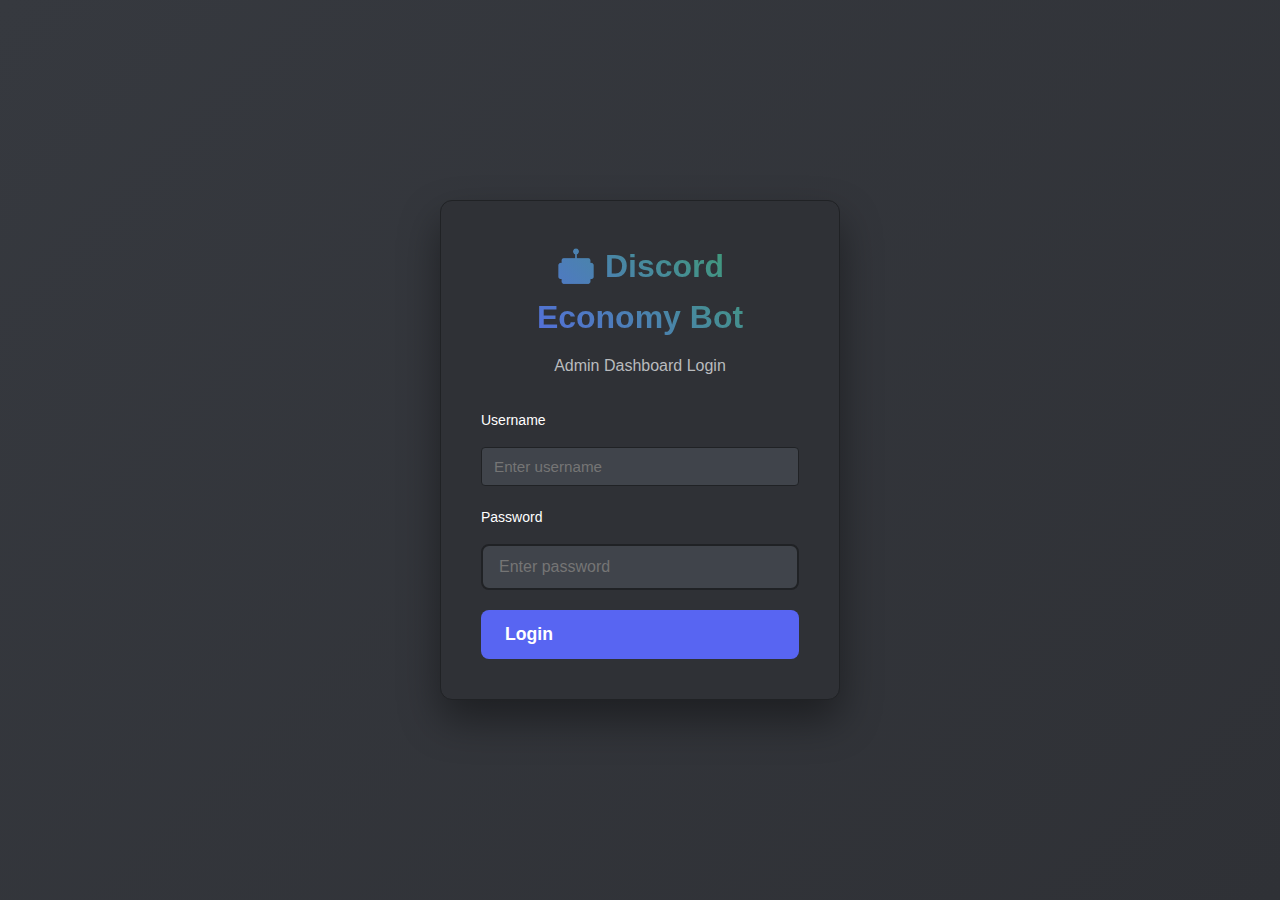
<file: web/index.html>
<!-- index.html - Complete with proper user management -->
<!DOCTYPE html>
<html lang="en">

<head>
    <meta charset="UTF-8">
    <meta name="viewport" content="width=device-width, initial-scale=1.0">
    <title>Discord Economy Bot - Admin Dashboard</title>
    <link rel="stylesheet" href="./styles.css">
    <script src="./config.js"></script>
</head>

<body>
    <!-- Login Screen -->
    <div id="login-screen" class="login-screen">
        <div class="login-container">
            <div class="login-header">
                <h1>🤖 Discord Economy Bot</h1>
                <p>Admin Dashboard Login</p>
            </div>
            <form id="login-form" class="login-form">
                <div class="form-group">
                    <label for="username">Username</label>
                    <input type="text" id="username" name="username" required placeholder="Enter username">
                </div>
                <div class="form-group">
                    <label for="password">Password</label>
                    <input type="password" id="password" name="password" required placeholder="Enter password">
                </div>
                <button type="submit" class="btn-primary btn-large">Login</button>
            </form>
            <div id="login-error" class="login-error" style="display: none;"></div>
        </div>
    </div>

    <!-- Main Dashboard (hidden initially) -->
    <div id="main-dashboard" class="dashboard-container" style="display: none;">
        <!-- Sidebar -->
        <aside class="sidebar">
            <div class="sidebar-header">
                <h1>🤖 Economy Bot</h1>
                <p class="version">v2.0</p>
            </div>

            <div class="server-selector">
                <label for="server-select">Select Server:</label>
                <select id="server-select" onchange="onServerChange()">
                    <option value="">-- Loading servers --</option>
                </select>
            </div>

            <nav class="nav-menu">
                <button class="tab-button active" onclick="showTab('dashboard')" data-tab="dashboard">
                    📊 Dashboard
                </button>
                <button class="tab-button" onclick="showTab('users')" data-tab="users">
                    👥 Users
                </button>
                <button class="tab-button" onclick="showTab('shop')" data-tab="shop">
                    🛒 Shop
                </button>
                <button class="tab-button" onclick="showTab('tasks')" data-tab="tasks">
                    📋 Tasks
                </button>
                <button class="tab-button" onclick="showTab('announcements')" data-tab="announcements">
                    📢 Announcements
                </button>
                <button class="tab-button" onclick="showTab('embeds')" data-tab="embeds">
                    📧 Embeds
                </button>
                <button class="tab-button" onclick="showTab('transactions')" data-tab="transactions">
                    💳 Transactions
                </button>
                <button class="tab-button" onclick="showTab('server-settings')" data-tab="server-settings">
                    🔧 Server Settings
                </button>
                <button class="tab-button" onclick="showTab('permissions')" data-tab="permissions">
                    👥 Permissions
                </button>
                <button class="tab-button" onclick="showTab('permissions-tab')" data-tab="permissions-tab">
                    🔐 Command Permissions
                </button>
                <button class="tab-button" onclick="showTab('roles-tab')" data-tab="roles-tab">
                    👥 Roles
                </button>
                <button class="tab-button" onclick="showTab('moderation-tab')" data-tab="moderation-tab">
                    🔨 Moderation
                </button>
                <button class="tab-button" onclick="showTab('config')" data-tab="config">
                    🔧 Server Config
                </button>
                <button class="tab-button" onclick="showTab('settings')" data-tab="settings">
                    ⚙️ Settings
                </button>
                <button class="tab-button" onclick="showTab('logs')" data-tab="logs">
                    📝 Logs
                </button>
            </nav>

            <div class="sidebar-footer">
                <button onclick="restartBot()" class="btn-danger btn-small" id="restart-btn" style="display: none;">🔄
                    Restart Bot</button>
                <div class="bot-status" id="bot-status">
                    <span class="status-indicator"></span>
                    <span class="status-text">Checking...</span>
                </div>
            </div>
        </aside>

        <!-- Main Content -->
        <main class="main-content">
            <!-- Dashboard Tab -->
            <div id="dashboard" class="tab-content active">
                <div class="section-header">
                    <h2>📊 Dashboard</h2>
                    <button onclick="loadDashboard()" class="btn-primary">🔄 Refresh</button>
                </div>
                <div id="dashboard-content" class="content-area">
                    <div class="loading">Loading dashboard...</div>
                </div>
            </div>

            <!-- Users Tab -->
            <div id="users" class="tab-content">
                <div class="section-header">
                    <h2>👥 User Management</h2>
                    <div class="header-actions">
                        <select id="user-selector" style="display: none;">
                            <option value="">-- Select User --</option>
                        </select>
                        <button onclick="loadUsers()" class="btn-primary">🔄 Refresh</button>
                    </div>
                </div>

                <div id="users-list" class="content-area">
                    <div class="loading">Loading users...</div>
                </div>

                <button onclick="viewShopStatistics()" class="btn-secondary">📊 Statistics</button>
                <button onclick="validateShopIntegrity()" class="btn-secondary">🔍 Validate</button>
            </div>
            <div class="shop-controls-right">
                <button onclick="loadShop()" class="btn-primary">🔄 Refresh</button>
            </div>
    </div>

    <!-- Shop Filters -->
    <div class="filters-section">
        <div class="filters-grid">
            <div class="filter-group">
                <label for="category-filter">Category:</label>
                <select id="category-filter" onchange="filterShopItems()">
                    <option value="">All Categories</option>
                    <option value="consumable">Consumables</option>
                    <option value="role">Roles</option>
                    <option value="collectible">Collectibles</option>
                    <option value="general">General</option>
                </select>
            </div>
            <div class="filter-group">
                <label class="checkbox-group">
                    <input type="checkbox" id="active-only-filter" checked onchange="filterShopItems()">
                    Active Only
                </label>
            </div>
            <div class="filter-group">
                <label class="checkbox-group">
                    <input type="checkbox" id="in-stock-only-filter" checked onchange="filterShopItems()">
                    In Stock Only
                </label>
            </div>
            <div class="filter-group">
                <input type="text" id="shop-search" placeholder="Search items..." onkeyup="filterShopItems()">
            </div>
        </div>
    </div>

    <!-- Shop Statistics -->
    <div id="shop-stats" class="stats-section" style="display: none;">
        <div class="stats-grid">
            <div class="stat-card">
                <h4>Total Items</h4>
                <div class="stat-value" id="total-shop-items">0</div>
            </div>
            <div class="stat-card">
                <h4>Active Items</h4>
                <div class="stat-value" id="active-shop-items">0</div>
            </div>
            <div class="stat-card">
                <h4>Total Sales</h4>
                <div class="stat-value" id="total-shop-sales">0</div>
            </div>
            <div class="stat-card">
                <h4>Revenue</h4>
                <div class="stat-value" id="shop-revenue">$0</div>
            </div>
        </div>
    </div>

    <div id="shop-list" class="content-area">
        <div class="loading">Loading shop items...</div>
    </div>
    </div>

    <!-- Tasks Tab -->
    <div id="tasks" class="tab-content">
        <div class="section-header">
            <h2>📋 Task Management</h2>
            <div class="header-actions">
                <button onclick="showCreateTaskModal()" class="btn-success">➕ Add Task</button>
                <button onclick="loadTasks()" class="btn-primary">🔄 Refresh</button>
            </div>
        </div>
        <div id="tasks-list" class="content-area">
            <div class="loading">Loading tasks...</div>
        </div>
    </div>

    <!-- Announcements Tab -->
    <div id="announcements" class="tab-content">
        <div class="section-header">
            <h2>📢 Announcements</h2>
            <div class="header-actions">
                <button onclick="showCreateAnnouncementModal()" class="btn-success">➕ Create
                    Announcement</button>
                <button onclick="loadAnnouncements()" class="btn-primary">🔄 Refresh</button>
            </div>
        </div>
        <div id="announcements-list" class="content-area">
            <div class="loading">Loading announcements...</div>
        </div>
    </div>

    <!-- Embeds Tab -->
    <div id="embeds" class="tab-content">
        <div class="section-header">
            <h2>📧 Embed Management</h2>
            <div class="header-actions">
                <button onclick="showCreateEmbedModal()" class="btn-success">➕ Create Embed</button>
                <button onclick="refreshEmbeds()" class="btn-primary">🔄 Refresh</button>
            </div>
        </div>
        <div id="embeds-list" class="content-area">
            <div class="loading">Loading embeds...</div>
        </div>
    </div>

    <!-- Transactions Tab -->
    <div id="transactions" class="tab-content">
        <div class="section-header">
            <h2>💳 Transaction History</h2>
            <div class="header-actions">
                <button onclick="showTransactionFilters()" class="btn-secondary">🔍 Filters</button>
                <button onclick="archiveOldTransactions()" class="btn-warning">📦 Archive Old</button>
                <button onclick="exportTransactions()" class="btn-secondary">📥 Export CSV</button>
                <button onclick="loadTransactions()" class="btn-primary">🔄 Refresh</button>
            </div>
        </div>

        <!-- Transaction Statistics -->
        <div id="transaction-stats" class="stats-section" style="display: none;">
            <div class="stats-grid">
                <div class="stat-card">
                    <h4>Total Transactions</h4>
                    <div class="stat-value" id="total-transactions">0</div>
                </div>
                <div class="stat-card">
                    <h4>Total Volume</h4>
                    <div class="stat-value" id="total-volume">$0</div>
                </div>
                <div class="stat-card">
                    <h4>Most Active User</h4>
                    <div class="stat-value" id="most-active-user">-</div>
                </div>
                <div class="stat-card">
                    <h4>Avg Transaction</h4>
                    <div class="stat-value" id="avg-transaction">$0</div>
                </div>
            </div>
        </div>

        <!-- Transaction Filters (hidden by default) -->
        <div id="transaction-filters" class="filters-section" style="display: none;">
            <div class="filters-grid">
                <div class="filter-group">
                    <label>Date Range:</label>
                    <div class="date-inputs">
                        <input type="date" id="start-date" placeholder="Start date">
                        <input type="date" id="end-date" placeholder="End date">
                    </div>
                </div>
                <div class="filter-group">
                    <label>User:</label>
                    <select id="user-filter">
                        <option value="">All Users</option>
                    </select>
                </div>
                <div class="filter-group">
                    <label>Type:</label>
                    <select id="type-filter">
                        <option value="">All Types</option>
                        <option value="daily">Daily Rewards</option>
                        <option value="earn">Earnings</option>
                        <option value="spend">Spending</option>
                        <option value="transfer_send">Transfers Sent</option>
                        <option value="transfer_receive">Transfers Received</option>
                        <option value="shop">Shop Purchases</option>
                        <option value="task">Task Rewards</option>
                        <option value="admin_adjust">Admin Adjustments</option>
                    </select>
                </div>
                <div class="filter-group">
                    <label>Amount Range:</label>
                    <div class="amount-inputs">
                        <input type="number" id="min-amount" placeholder="Min" step="0.01">
                        <input type="number" id="max-amount" placeholder="Max" step="0.01">
                    </div>
                </div>
                <div class="filter-actions">
                    <button onclick="applyFilters()" class="btn-primary">Apply Filters</button>
                    <button onclick="clearFilters()" class="btn-secondary">Clear</button>
                    <button onclick="hideTransactionFilters()" class="btn-secondary">Hide Filters</button>
                </div>
            </div>
        </div>

        <div id="transactions-list" class="content-area">
            <div class="loading">Loading transactions...</div>
        </div>
    </div>

    <!-- Server Config Tab -->
    <div id="config" class="tab-content">
        <div class="section-header">
            <h2>🔧 Server Configuration</h2>
            <div class="header-actions">
                <button onclick="loadServerSettings()" class="btn-primary">🔄 Refresh</button>
                <button onclick="saveServerSettings()" class="btn-success">💾 Save Changes</button>
            </div>
        </div>

        <div id="config-content" class="content-area">
            <div class="loading">Loading server configuration...</div>
        </div>

        <!-- Bot Status Section -->
        <div id="bot-status-section" class="content-area" style="margin-top: 20px; display: none;">
            <h3>🤖 Bot Status Configuration</h3>
            <div class="bot-status-control">
                <div class="form-group">
                    <label for="bot-status-type">Status Type:</label>
                    <select id="bot-status-type" name="bot_status_type">
                        <option value="playing">Playing</option>
                        <option value="watching">Watching</option>
                        <option value="listening">Listening to</option>
                        <option value="competing">Competing in</option>
                        <option value="streaming">Streaming</option>
                    </select>
                </div>

                <div class="form-group">
                    <label for="bot-status-message">Status Message:</label>
                    <input type="text" id="bot-status-message" name="bot_status_message" maxlength="128"
                        placeholder="Enter custom status message">
                    <small>Max 128 characters. Example: "with the economy" or "your requests"</small>
                </div>

                <div class="form-group">
                    <label for="bot-presence">Bot Presence:</label>
                    <select id="bot-presence" name="bot_presence">
                        <option value="online">🟢 Online</option>
                        <option value="idle">🟠 Idle</option>
                        <option value="dnd">🔴 Do Not Disturb</option>
                        <option value="invisible">⚫ Invisible</option>
                    </select>
                </div>

                <div class="form-group" id="streaming-url-group" style="display: none;">
                    <label for="streaming-url">Streaming URL:</label>
                    <input type="url" id="streaming-url" name="streaming_url" placeholder="https://twitch.tv/yourname">
                    <small>Required when Status Type is "Streaming"</small>
                </div>

                <button type="button" onclick="updateBotStatus()" class="btn-primary">Update Bot Status</button>
                <div id="bot-status-preview" class="status-preview">
                    <strong>Preview:</strong> <span id="status-preview-text"></span>
                </div>
            </div>
        </div>
    </div>

    <!-- Settings Tab -->
    <div id="settings" class="tab-content">
        <div class="section-header">
            <h2>⚙️ Global Settings</h2>
            <button onclick="saveSettings()" class="btn-success">💾 Save Changes</button>
        </div>
        <div id="settings-content" class="content-area">
            <div class="loading">Loading settings...</div>
        </div>
    </div>

    <!-- Server Settings Tab -->
    <div id="server-settings" class="tab-content">
        <div class="section-header">
            <h2>🔧 Server Settings</h2>
            <button onclick="loadServerSettingsTab()" class="btn-primary">🔄 Refresh</button>
        </div>
        <div id="server-settings-content" class="content-area">
            <div class="settings-container">
                <!-- Channel Configuration Section -->
                <div class="settings-section">
                    <h3>📢 Channel Configuration</h3>

                    <div class="setting-item">
                        <label for="welcome-channel">Welcome Channel:</label>
                        <select id="welcome-channel" class="channel-dropdown">
                            <option value="">Loading channels...</option>
                        </select>
                        <button onclick="saveChannelSetting('welcome')" class="save-btn">
                            💾 Save Welcome Channel
                        </button>
                        <span id="welcome-channel-status" class="save-status"></span>
                    </div>

                    <div class="setting-item">
                        <label for="log-channel">Log Channel:</label>
                        <select id="log-channel" class="channel-dropdown">
                            <option value="">Loading channels...</option>
                        </select>
                        <button onclick="saveChannelSetting('log')" class="save-btn">
                            💾 Save Log Channel
                        </button>
                        <span id="log-channel-status" class="save-status"></span>
                    </div>

                    <div class="setting-item">
                        <label for="task-channel">Task Announcement Channel:</label>
                        <select id="task-channel" class="channel-dropdown">
                            <option value="">Loading channels...</option>
                        </select>
                        <button onclick="saveChannelSetting('task')" class="save-btn">
                            💾 Save Task Channel
                        </button>
                        <span id="task-channel-status" class="save-status"></span>
                    </div>

                    <div class="setting-item">
                        <label for="shop-channel">Shop Channel:</label>
                        <select id="shop-channel" class="channel-dropdown">
                            <option value="">Loading channels...</option>
                        </select>
                        <button onclick="saveChannelSetting('shop')" class="save-btn">
                            💾 Save Shop Channel
                        </button>
                        <span id="shop-channel-status" class="save-status"></span>
                    </div>
                </div>

                <!-- Currency Settings Section -->
                <div class="settings-section">
                    <h3>💰 Currency Settings</h3>

                    <div class="setting-item">
                        <label for="currency-name">Currency Name:</label>
                        <input type="text" id="currency-name" placeholder="coins" maxlength="20">
                    </div>

                    <div class="setting-item">
                        <label for="currency-symbol">Currency Symbol:</label>
                        <input type="text" id="currency-symbol" placeholder="$" maxlength="3">
                    </div>

                    <div class="setting-item">
                        <label for="starting-balance">Starting Balance:</label>
                        <input type="number" id="starting-balance" value="0" min="0">
                    </div>

                    <button onclick="saveCurrencySettings()" class="save-btn primary">
                        💾 Save Currency Settings
                    </button>
                    <span id="currency-settings-status" class="save-status"></span>
                </div>

                <!-- Feature Toggles Section -->
                <div class="settings-section">
                    <h3>🎛️ Feature Toggles</h3>

                    <div class="setting-item toggle-item">
                        <label>
                            <input type="checkbox" id="feature-currency" class="toggle-switch">
                            <span>Currency System</span>
                        </label>
                        <button onclick="saveFeatureToggle('currency')" class="save-btn">💾 Save</button>
                        <span id="feature-currency-status" class="save-status"></span>
                    </div>

                    <div class="setting-item toggle-item">
                        <label>
                            <input type="checkbox" id="feature-tasks" class="toggle-switch">
                            <span>Tasks System</span>
                        </label>
                        <button onclick="saveFeatureToggle('tasks')" class="save-btn">💾 Save</button>
                        <span id="feature-tasks-status" class="save-status"></span>
                    </div>

                    <div class="setting-item toggle-item">
                        <label>
                            <input type="checkbox" id="feature-shop" class="toggle-switch">
                            <span>Shop System</span>
                        </label>
                        <button onclick="saveFeatureToggle('shop')" class="save-btn">💾 Save</button>
                        <span id="feature-shop-status" class="save-status"></span>
                    </div>

                    <div class="setting-item toggle-item">
                        <label>
                            <input type="checkbox" id="feature-announcements" class="toggle-switch">
                            <span>Announcements</span>
                        </label>
                        <button onclick="saveFeatureToggle('announcements')" class="save-btn">💾 Save</button>
                        <span id="feature-announcements-status" class="save-status"></span>
                    </div>

                    <div class="setting-item toggle-item">
                        <label>
                            <input type="checkbox" id="feature-moderation" class="toggle-switch">
                            <span>Moderation System</span>
                        </label>
                        <button onclick="saveFeatureToggle('moderation')" class="save-btn">💾 Save</button>
                        <span id="feature-moderation-status" class="save-status"></span>
                    </div>
                </div>

                <!-- Bot Behavior Section -->
                <div class="settings-section">
                    <h3>🤖 Bot Behavior</h3>

                    <div class="setting-item">
                        <label for="inactivity-days">Inactivity Threshold (days):</label>
                        <input type="number" id="inactivity-days" value="30" min="1" max="365">
                    </div>

                    <div class="setting-item toggle-item">
                        <label>
                            <input type="checkbox" id="auto-expire-tasks" class="toggle-switch">
                            <span>Auto-expire Tasks</span>
                        </label>
                    </div>

                    <div class="setting-item toggle-item">
                        <label>
                            <input type="checkbox" id="require-task-proof" class="toggle-switch">
                            <span>Require Task Proof</span>
                        </label>
                    </div>

                    <button onclick="saveBotBehavior()" class="save-btn primary">
                        💾 Save Bot Behavior
                    </button>
                    <span id="bot-behavior-status" class="save-status"></span>
                </div>
            </div>
        </div>
    </div>

    <!-- Permissions Tab -->
    <div id="permissions" class="tab-content">
        <div class="section-header">
            <h2>👥 Permissions & Role Management</h2>
            <button onclick="loadPermissionsTab()" class="btn-primary">🔄 Refresh</button>
        </div>
        <div id="permissions-content" class="content-area">
            <div class="permissions-container">

                <!-- Role Management Section -->
                <div class="section-card">
                    <h3>👥 Role Management</h3>
                    <div id="roles-list"></div>
                </div>

                <!-- Admin & Moderator Roles -->
                <div class="section-card">
                    <h3>🛡️ Admin & Moderator Roles</h3>

                    <div class="role-assignment">
                        <label>Admin Roles:</label>
                        <select id="admin-roles-dropdown" multiple class="role-multiselect">
                            <!-- Populated dynamically -->
                        </select>
                        <button onclick="saveAdminRoles()" class="save-btn">💾 Save Admin Roles</button>
                        <span id="admin-roles-status" class="save-status"></span>
                    </div>

                    <div class="role-assignment">
                        <label>Moderator Roles:</label>
                        <select id="mod-roles-dropdown" multiple class="role-multiselect">
                            <!-- Populated dynamically -->
                        </select>
                        <button onclick="saveModRoles()" class="save-btn">💾 Save Moderator Roles</button>
                        <span id="mod-roles-status" class="save-status"></span>
                    </div>
                </div>

                <!-- User Role Assignment -->
                <div class="section-card">
                    <h3>🎭 Assign Roles to Users</h3>

                    <div class="user-role-form">
                        <select id="target-user-select" class="user-dropdown">
                            <option value="">Select a user...</option>
                        </select>

                        <select id="assign-role-select" class="role-dropdown">
                            <option value="">Select a role...</option>
                        </select>

                        <button onclick="assignRoleToUser()" class="action-btn">➕ Assign Role</button>
                        <button onclick="removeRoleFromUser()" class="action-btn danger">➖ Remove Role</button>
                    </div>
                </div>

                <!-- Command Permissions -->
                <div class="section-card">
                    <h3>⚙️ Command Permissions</h3>
                    <p class="info-text">Configure which roles can use specific commands</p>

                    <div id="command-permissions-list">
                        <!-- Dynamically generated command permission rows -->
                    </div>
                </div>

                <!-- User Moderation Actions -->
                <div class="section-card">
                    <h3>🔨 User Moderation</h3>

                    <div class="moderation-form">
                        <select id="mod-target-user" class="user-dropdown">
                            <option value="">Select a user...</option>
                        </select>

                        <button onclick="kickUser()" class="action-btn warning">👢 Kick User</button>
                        <button onclick="banUser()" class="action-btn danger">🔨 Ban User</button>
                        <button onclick="unbanUser()" class="action-btn success">✅ Unban User</button>
                    </div>

                    <div class="moderation-reason">
                        <label>Reason:</label>
                        <input type="text" id="mod-reason" placeholder="Enter moderation reason..." maxlength="200">
                    </div>
                </div>

            </div>
        </div>
    </div>

    <!-- Permissions Tab -->
    <div id="permissions-tab" class="tab-content" style="display: none;">
        <div class="section">
            <div class="section-header">
                <h2>Command Permissions</h2>
                <button onclick="loadCommandPermissions()" class="btn btn-secondary">
                    <i class="fas fa-sync"></i> Refresh
                </button>
            </div>

            <div class="card">
                <table class="data-table">
                    <thead>
                        <tr>
                            <th>Command</th>
                            <th>Enabled</th>
                            <th>Allowed Roles</th>
                            <th>Denied Roles</th>
                            <th>Actions</th>
                        </tr>
                    </thead>
                    <tbody id="permissions-list">
                        <tr>
                            <td colspan="5" class="text-center">Loading permissions...</td>
                        </tr>
                    </tbody>
                </table>
            </div>
        </div>
    </div>

    <!-- Roles Tab -->
    <div id="roles-tab" class="tab-content" style="display: none;">
        <div class="section">
            <div class="section-header">
                <h2>Server Roles</h2>
                <button onclick="syncRoles()" class="btn btn-secondary">
                    <i class="fas fa-sync"></i> Sync from Discord
                </button>
            </div>

            <div id="roles-list" class="roles-grid">
                <p class="text-center">Loading roles...</p>
            </div>
        </div>
    </div>

    <!-- Moderation Tab -->
    <div id="moderation-tab" class="tab-content" style="display: none;">
        <div class="section">
            <div class="section-header">
                <h2>Moderation Actions</h2>
            </div>

            <div class="moderation-grid">
                <div class="card">
                    <h3>Kick User</h3>
                    <input type="text" id="kick-user-id" placeholder="User ID" class="form-input">
                    <textarea id="kick-reason" placeholder="Reason" class="form-input"></textarea>
                    <button onclick="kickUser()" class="btn btn-danger">Kick User</button>
                </div>

                <div class="card">
                    <h3>Ban User</h3>
                    <input type="text" id="ban-user-id" placeholder="User ID" class="form-input">
                    <input type="number" id="ban-delete-days" placeholder="Delete message days (0-7)" class="form-input"
                        min="0" max="7" value="0">
                    <textarea id="ban-reason" placeholder="Reason" class="form-input"></textarea>
                    <button onclick="banUser()" class="btn btn-danger">Ban User</button>
                </div>

                <div class="card">
                    <h3>Timeout User</h3>
                    <input type="text" id="timeout-user-id" placeholder="User ID" class="form-input">
                    <input type="number" id="timeout-duration" placeholder="Duration (minutes)" class="form-input"
                        min="1" value="60">
                    <textarea id="timeout-reason" placeholder="Reason" class="form-input"></textarea>
                    <button onclick="timeoutUser()" class="btn btn-warning">Timeout User</button>
                </div>
            </div>
        </div>
    </div>

    <!-- Logs Tab -->
    <div id="logs" class="tab-content">
        <div class="section-header">
            <h2>📝 System Logs</h2>
            <div class="header-actions">
                <select id="log-level" onchange="loadLogs()">
                    <option value="all">All Levels</option>
                    <option value="error">Errors Only</option>
                    <option value="warning">Warnings</option>
                    <option value="info">Info</option>
                </select>
                <button onclick="clearLogs()" class="btn-danger">🗑️ Clear Logs</button>
                <button onclick="loadLogs()" class="btn-primary">🔄 Refresh</button>
            </div>
        </div>
        <div id="logs-content" class="content-area">
            <div class="loading">Loading logs...</div>
        </div>
    </div>
    </main>
    </div>

    <!-- Notification Toast -->
    <div id="notification-container"></div>

    <!-- Error and Success Notifications -->
    <div id="error-notification" class="notification error"></div>
    <div id="success-notification" class="notification success"></div>

    <!-- User Management Modal Enhancement -->
    <div id="user-management-modal" class="modal" style="display: none;">
        <div class="modal-content">
            <span class="close" onclick="closeUserManagementModal()">&times;</span>
            <h2>Manage User: <span id="manage-user-name"></span></h2>

            <div class="modal-section">
                <h3>Balance Management</h3>
                <div class="balance-controls">
                    <input type="number" id="balance-amount" placeholder="Amount" class="form-input">
                    <input type="text" id="balance-reason" placeholder="Reason" class="form-input">
                    <button onclick="addBalance()" class="btn btn-success">Add Money</button>
                    <button onclick="removeBalance()" class="btn btn-danger">Remove Money</button>
                </div>
            </div>

            <div class="modal-section">
                <h3>Role Management</h3>
                <div id="user-roles-container">
                    <p>Loading roles...</p>
                </div>
                <button onclick="saveUserRoles()" class="btn btn-primary">Save Role Changes</button>
            </div>

            <div class="modal-section">
                <h3>Moderation</h3>
                <button onclick="kickUserFromModal()" class="btn btn-warning">Kick User</button>
                <button onclick="banUserFromModal()" class="btn btn-danger">Ban User</button>
                <button onclick="timeoutUserFromModal()" class="btn btn-warning">Timeout User</button>
            </div>
        </div>
    </div>

    <!-- Channel Configuration Enhancement in Config Tab -->
    <div class="card" id="channel-config-section" style="display: none;">
        <h3>Channel Configuration</h3>
        <p class="help-text">Configure which channels the bot uses for specific features</p>

        <div class="form-group">
            <label for="task-channel-select">Task Channel:</label>
            <select id="task-channel-select" class="form-input">
                <option value="">Select a channel...</option>
            </select>
        </div>

        <div class="form-group">
            <label for="shop-channel-select">Shop Channel:</label>
            <select id="shop-channel-select" class="form-input">
                <option value="">Select a channel...</option>
            </select>
        </div>

        <div class="form-group">
            <label for="welcome-channel-select">Welcome Channel:</label>
            <select id="welcome-channel-select" class="form-input">
                <option value="">Select a channel...</option>
            </select>
        </div>

        <div class="form-group">
            <label for="logs-channel-select">Logs Channel:</label>
            <select id="logs-channel-select" class="form-input">
                <option value="">Select a channel...</option>
            </select>
        </div>
        </select>

        <button onclick="kickUser()" class="action-btn warning">👢 Kick User</button>
        <button onclick="banUser()" class="action-btn danger">🔨 Ban User</button>
        <button onclick="unbanUser()" class="action-btn success">✅ Unban User</button>
    </div>

    <div class="moderation-reason">
        <label>Reason:</label>
        <input type="text" id="mod-reason" placeholder="Enter moderation reason..." maxlength="200">
    </div>
    </div>

    </div>
    </div>
    </div>

    <!-- Permissions Tab -->
    <div id="permissions-tab" class="tab-content" style="display: none;">
        <div class="section">
            <div class="section-header">
                <h2>Command Permissions</h2>
                <button onclick="loadCommandPermissions()" class="btn btn-secondary">
                    <i class="fas fa-sync"></i> Refresh
                </button>
            </div>

            <div class="card">
                <table class="data-table">
                    <thead>
                        <tr>
                            <th>Command</th>
                            <th>Enabled</th>
                            <th>Allowed Roles</th>
                            <th>Denied Roles</th>
                            <th>Actions</th>
                        </tr>
                    </thead>
                    <tbody id="permissions-list">
                        <tr>
                            <td colspan="5" class="text-center">Loading permissions...</td>
                        </tr>
                    </tbody>
                </table>
            </div>
        </div>
    </div>

    <!-- Roles Tab -->
    <div id="roles-tab" class="tab-content" style="display: none;">
        <div class="section">
            <div class="section-header">
                <h2>Server Roles</h2>
                <button onclick="syncRoles()" class="btn btn-secondary">
                    <i class="fas fa-sync"></i> Sync from Discord
                </button>
            </div>

            <div id="roles-list" class="roles-grid">
                <p class="text-center">Loading roles...</p>
            </div>
        </div>
    </div>

    <!-- Moderation Tab -->
    <div id="moderation-tab" class="tab-content" style="display: none;">
        <div class="section">
            <div class="section-header">
                <h2>Moderation Actions</h2>
            </div>

            <div class="moderation-grid">
                <div class="card">
                    <h3>Kick User</h3>
                    <input type="text" id="kick-user-id" placeholder="User ID" class="form-input">
                    <textarea id="kick-reason" placeholder="Reason" class="form-input"></textarea>
                    <button onclick="kickUser()" class="btn btn-danger">Kick User</button>
                </div>

                <div class="card">
                    <h3>Ban User</h3>
                    <input type="text" id="ban-user-id" placeholder="User ID" class="form-input">
                    <input type="number" id="ban-delete-days" placeholder="Delete message days (0-7)" class="form-input"
                        min="0" max="7" value="0">
                    <textarea id="ban-reason" placeholder="Reason" class="form-input"></textarea>
                    <button onclick="banUser()" class="btn btn-danger">Ban User</button>
                </div>

                <div class="card">
                    <h3>Timeout User</h3>
                    <input type="text" id="timeout-user-id" placeholder="User ID" class="form-input">
                    <input type="number" id="timeout-duration" placeholder="Duration (minutes)" class="form-input"
                        min="1" value="60">
                    <textarea id="timeout-reason" placeholder="Reason" class="form-input"></textarea>
                    <button onclick="timeoutUser()" class="btn btn-warning">Timeout User</button>
                </div>
            </div>
        </div>
    </div>

    <!-- Logs Tab -->
    <div id="logs" class="tab-content">
        <div class="section-header">
            <h2>📝 System Logs</h2>
            <div class="header-actions">
                <select id="log-level" onchange="loadLogs()">
                    <option value="all">All Levels</option>
                    <option value="error">Errors Only</option>
                    <option value="warning">Warnings</option>
                    <option value="info">Info</option>
                </select>
                <button onclick="clearLogs()" class="btn-danger">🗑️ Clear Logs</button>
                <button onclick="loadLogs()" class="btn-primary">🔄 Refresh</button>
            </div>
        </div>
        <div id="logs-content" class="content-area">
            <div class="loading">Loading logs...</div>
        </div>
    </div>
    </main>
    </div>

    <!-- Notification Toast -->
    <div id="notification-container"></div>

    <!-- Error and Success Notifications -->
    <div id="error-notification" class="notification error"></div>
    <div id="success-notification" class="notification success"></div>

    <!-- User Management Modal Enhancement -->
    <div id="user-management-modal" class="modal" style="display: none;">
        <div class="modal-content">
            <span class="close" onclick="closeUserManagementModal()">&times;</span>
            <h2>Manage User: <span id="manage-user-name"></span></h2>

            <div class="modal-section">
                <h3>Balance Management</h3>
                <div class="balance-controls">
                    <input type="number" id="balance-amount" placeholder="Amount" class="form-input">
                    <input type="text" id="balance-reason" placeholder="Reason" class="form-input">
                    <button onclick="addBalance()" class="btn btn-success">Add Money</button>
                    <button onclick="removeBalance()" class="btn btn-danger">Remove Money</button>
                </div>
            </div>

            <div class="modal-section">
                <h3>Role Management</h3>
                <div id="user-roles-container">
                    <p>Loading roles...</p>
                </div>
                <button onclick="saveUserRoles()" class="btn btn-primary">Save Role Changes</button>
            </div>

            <div class="modal-section">
                <h3>Moderation</h3>
                <button onclick="kickUserFromModal()" class="btn btn-warning">Kick User</button>
                <button onclick="banUserFromModal()" class="btn btn-danger">Ban User</button>
                <button onclick="timeoutUserFromModal()" class="btn btn-warning">Timeout User</button>
            </div>
        </div>
    </div>

    <!-- Channel Configuration Enhancement in Config Tab -->
    <div class="card" id="channel-config-section" style="display: none;">
        <h3>Channel Configuration</h3>
        <p class="help-text">Configure which channels the bot uses for specific features</p>

        <div class="form-group">
            <label for="task-channel-select">Task Channel:</label>
            <select id="task-channel-select" class="form-input">
                <option value="">Select a channel...</option>
            </select>
        </div>

        <div class="form-group">
            <label for="shop-channel-select">Shop Channel:</label>
            <select id="shop-channel-select" class="form-input">
                <option value="">Select a channel...</option>
            </select>
        </div>

        <div class="form-group">
            <label for="welcome-channel-select">Welcome Channel:</label>
            <select id="welcome-channel-select" class="form-input">
                <option value="">Select a channel...</option>
            </select>
        </div>

        <div class="form-group">
            <label for="logs-channel-select">Logs Channel:</label>
            <select id="logs-channel-select" class="form-input">
                <option value="">Select a channel...</option>
            </select>
        </div>

        <button onclick="saveChannelConfig()" class="btn btn-primary">
            <i class="fas fa-save"></i> Save Channel Configuration
        </button>
        <span id="channel-config-status" class="status-message"></span>
    </div>

    <!-- Shop Item Modal -->
    <div id="shop-item-modal" class="modal" style="display: none;">
        <div class="modal-content">
            <span class="close" onclick="closeShopItemModal()">&times;</span>
            <h2 id="shop-item-modal-title">Add Shop Item</h2>
            <form id="shop-item-form" onsubmit="saveShopItem(event)">
                <input type="hidden" id="shop-item-id">

                <div class="form-group">
                    <label for="shop-item-name">Item Name *</label>
                    <input type="text" id="shop-item-name" required maxlength="100" placeholder="Enter item name">
                </div>

                <div class="form-group">
                    <label for="shop-item-description">Description</label>
                    <textarea id="shop-item-description" rows="3" maxlength="500"
                        placeholder="Enter item description"></textarea>
                </div>

                <div class="form-group">
                    <label for="shop-item-price">Price *</label>
                    <input type="number" id="shop-item-price" required min="0" placeholder="Enter price">
                </div>

                <div class="form-group">
                    <label for="shop-item-category">Category</label>
                    <select id="shop-item-category">
                        <option value="general">General</option>
                        <option value="consumable">Consumable</option>
                        <option value="role">Role</option>
                        <option value="collectible">Collectible</option>
                    </select>
                </div>

                <div class="form-group">
                    <label for="shop-item-stock">Stock (-1 for unlimited)</label>
                    <input type="number" id="shop-item-stock" value="-1" min="-1" placeholder="Enter stock quantity">
                </div>

                <div class="form-group">
                    <label for="shop-item-emoji">Emoji</label>
                    <input type="text" id="shop-item-emoji" maxlength="10" placeholder="🛍️">
                </div>

                <div class="modal-actions">
                    <button type="submit" class="btn-success">Save Item</button>
                    <button type="button" onclick="closeShopItemModal()" class="btn-secondary">Cancel</button>
                </div>
            </form>
        </div>
    </div>

    <!-- Task Modal -->
    <div id="task-modal" class="modal" style="display: none;">
        <div class="modal-content">
            <span class="close" onclick="closeTaskModal()">&times;</span>
            <h2 id="task-modal-title">Create Task</h2>
            <form id="task-form" onsubmit="saveTask(event)">
                <input type="hidden" id="task-id">

                <div class="form-group">
                    <label for="task-name">Task Name *</label>
                    <input type="text" id="task-name" required maxlength="100" placeholder="Enter task name">
                </div>

                <div class="form-group">
                    <label for="task-description">Description *</label>
                    <textarea id="task-description" required rows="4" maxlength="1000"
                        placeholder="Enter task description"></textarea>
                </div>

                <div class="form-group">
                    <label for="task-reward">Reward *</label>
                    <input type="number" id="task-reward" required min="1" placeholder="Enter reward amount">
                </div>

                <div class="form-group">
                    <label for="task-duration">Duration (hours) *</label>
                    <input type="number" id="task-duration" required min="1" value="24"
                        placeholder="Enter duration in hours">
                </div>

                <div class="form-group">
                    <label for="task-max-claims">Max Claims (-1 for unlimited)</label>
                    <input type="number" id="task-max-claims" value="-1" min="-1" placeholder="Enter max claims">
                </div>

                <div class="modal-actions">
                    <button type="submit" class="btn-success">Save Task</button>
                    <button type="button" onclick="closeTaskModal()" class="btn-secondary">Cancel</button>
                </div>
            </form>
        </div>
    </div>

    <!-- Announcement Modal -->
    <div id="announcement-modal" class="modal" style="display: none;">
        <div class="modal-content">
            <span class="close" onclick="closeAnnouncementModal()">&times;</span>
            <h2 id="announcement-modal-title">Create Announcement</h2>
            <form id="announcement-form" onsubmit="saveAnnouncement(event)">
                <input type="hidden" id="announcement-id">

                <div class="form-group">
                    <label for="announcement-title">Title</label>
                    <input type="text" id="announcement-title" maxlength="100"
                        placeholder="Enter announcement title (optional)">
                </div>

                <div class="form-group">
                    <label for="announcement-content">Content *</label>
                    <textarea id="announcement-content" required rows="6" maxlength="2000"
                        placeholder="Enter announcement content"></textarea>
                </div>

                <div class="form-group">
                    <label for="announcement-channel">Channel *</label>
                    <select id="announcement-channel" required>
                        <option value="">Select a channel...</option>
                    </select>
                </div>

                <div class="form-group">
                    <label>
                        <input type="checkbox" id="announcement-pinned">
                        Pin this announcement
                    </label>
                </div>

                <div class="modal-actions">
                    <button type="submit" class="btn-success">Save & Send</button>
                    <button type="button" onclick="closeAnnouncementModal()" class="btn-secondary">Cancel</button>
                </div>
            </form>
        </div>
    </div>

    <!-- Embed Modal -->
    <div id="embed-modal" class="modal" style="display: none;">
        <div class="modal-content">
            <span class="close" onclick="closeEmbedModal()">&times;</span>
            <h2 id="embed-modal-title">Create Embed</h2>
            <form id="embed-form" onsubmit="saveEmbed(event)">
                <input type="hidden" id="embed-id">

                <div class="form-group">
                    <label for="embed-title">Title</label>
                    <input type="text" id="embed-title" maxlength="256" placeholder="Enter embed title">
                </div>

                <div class="form-group">
                    <label for="embed-description">Description *</label>
                    <textarea id="embed-description" required rows="6" maxlength="4096"
                        placeholder="Enter embed description"></textarea>
                </div>

                <div class="form-group">
                    <label for="embed-color">Color (hex)</label>
                    <input type="text" id="embed-color" maxlength="7" placeholder="#5865F2" pattern="^#[0-9A-Fa-f]{6}$">
                    <small>Format: #RRGGBB (e.g., #5865F2)</small>
                </div>

                <div class="form-group">
                    <label for="embed-footer">Footer Text</label>
                    <input type="text" id="embed-footer" maxlength="2048" placeholder="Enter footer text">
                </div>

                <div class="form-group">
                    <label for="embed-image-url">Image URL</label>
                    <input type="url" id="embed-image-url" placeholder="https://example.com/image.png">
                </div>

                <div class="form-group">
                    <label for="embed-thumbnail-url">Thumbnail URL</label>
                    <input type="url" id="embed-thumbnail-url" placeholder="https://example.com/thumbnail.png">
                </div>

                <div class="modal-actions">
                    <button type="submit" class="btn-success">Save Embed</button>
                    <button type="button" onclick="closeEmbedModal()" class="btn-secondary">Cancel</button>
                </div>
            </form>
        </div>
    </div>

    <!-- Send Embed Modal -->
    <div id="send-embed-modal" class="modal" style="display: none;">
        <div class="modal-content">
            <span class="close" onclick="closeSendEmbedModal()">&times;</span>
            <h2>Send Embed</h2>
            <form id="send-embed-form" onsubmit="sendEmbedToChannel(event)">
                <input type="hidden" id="send-embed-id">

                <div class="form-group">
                    <label for="send-embed-channel">Channel *</label>
                    <select id="send-embed-channel" required>
                        <option value="">Select a channel...</option>
                    </select>
                </div>

                <div class="modal-actions">
                    <button type="submit" class="btn-success">Send</button>
                    <button type="button" onclick="closeSendEmbedModal()" class="btn-secondary">Cancel</button>
                </div>
            </form>
        </div>
    </div>

    <!-- Add tab buttons to navigation -->
    <nav class="tabs" style="display: none;">
        <button class="tab-btn" onclick="switchTab('permissions')">Permissions</button>
        <button class="tab-btn" onclick="switchTab('roles')">Roles</button>
        <button class="tab-btn" onclick="switchTab('moderation')">Moderation</button>
    </nav>

    <!-- Modals (dynamically created by JavaScript) -->

    <script src="./script.js?v=2"></script>
</body>

</html>
</file>
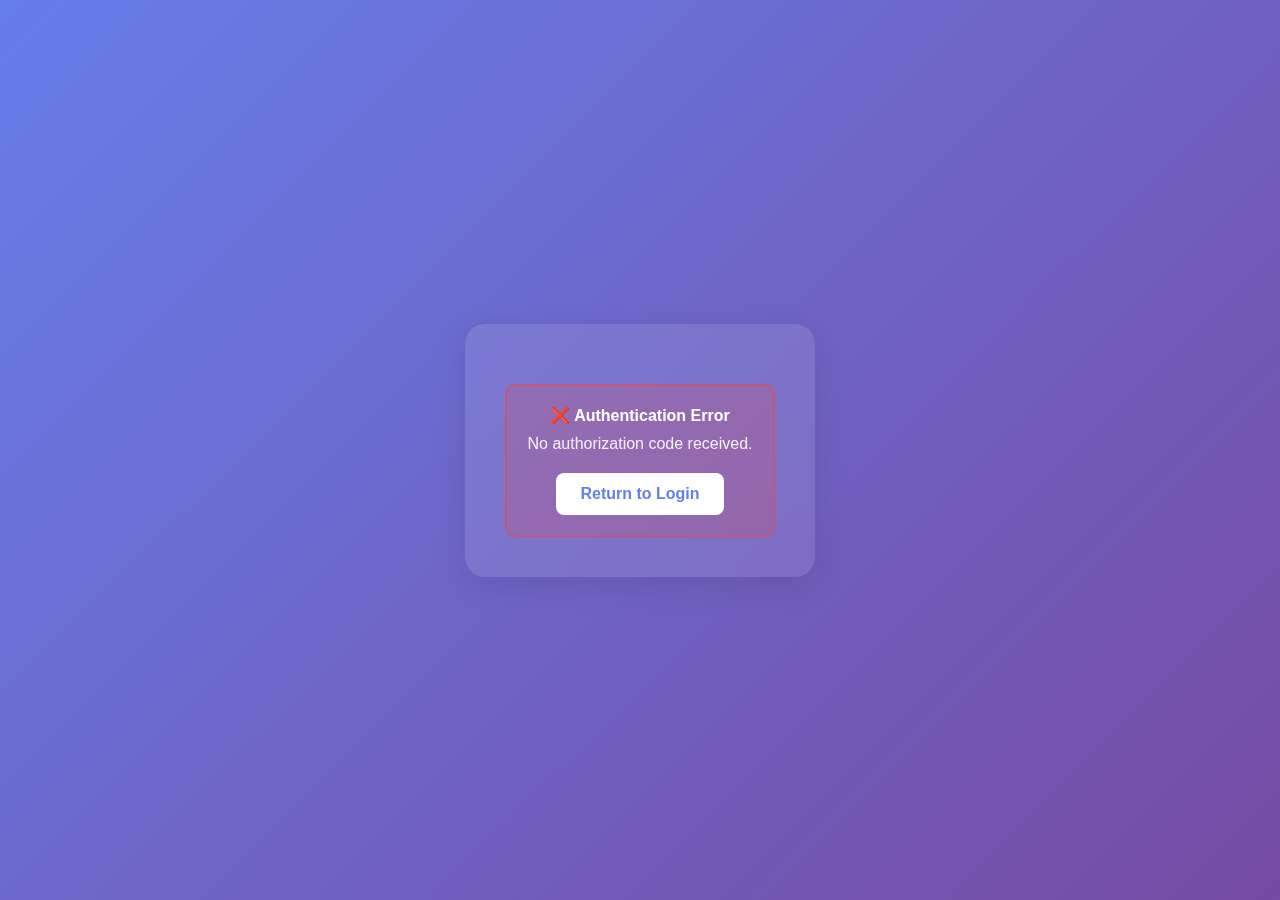
<file: docs/auth/callback/index.html>
<!DOCTYPE html>
<html lang="en">

<head>
    <meta charset="UTF-8">
    <meta name="viewport" content="width=device-width, initial-scale=1.0">
    <title>Discord Login - EVL Bot</title>
    <style>
        * {
            margin: 0;
            padding: 0;
            box-sizing: border-box;
        }

        body {
            font-family: -apple-system, BlinkMacSystemFont, 'Segoe UI', Roboto, Oxygen, Ubuntu, Cantarell, sans-serif;
            background: linear-gradient(135deg, #667eea 0%, #764ba2 100%);
            min-height: 100vh;
            display: flex;
            align-items: center;
            justify-content: center;
            color: white;
        }

        .callback-container {
            text-align: center;
            padding: 40px;
            background: rgba(255, 255, 255, 0.1);
            backdrop-filter: blur(10px);
            border-radius: 20px;
            box-shadow: 0 8px 32px rgba(0, 0, 0, 0.1);
            max-width: 500px;
        }

        .spinner {
            width: 60px;
            height: 60px;
            border: 4px solid rgba(255, 255, 255, 0.3);
            border-top-color: white;
            border-radius: 50%;
            animation: spin 1s linear infinite;
            margin: 0 auto 20px;
        }

        @keyframes spin {
            to {
                transform: rotate(360deg);
            }
        }

        h1 {
            font-size: 24px;
            margin-bottom: 10px;
        }

        p {
            font-size: 16px;
            opacity: 0.9;
        }

        .error {
            background: rgba(239, 68, 68, 0.2);
            border: 2px solid rgba(239, 68, 68, 0.5);
            padding: 20px;
            border-radius: 10px;
            margin-top: 20px;
        }

        .error-title {
            font-weight: bold;
            margin-bottom: 10px;
        }

        .btn-retry {
            margin-top: 20px;
            padding: 12px 24px;
            background: white;
            color: #667eea;
            border: none;
            border-radius: 8px;
            font-size: 16px;
            font-weight: 600;
            cursor: pointer;
            transition: transform 0.2s;
        }

        .btn-retry:hover {
            transform: scale(1.05);
        }
    </style>
</head>

<body>
    <div class="callback-container">
        <div class="spinner"></div>
        <h1>Processing Discord Login...</h1>
        <p>Please wait while we complete your authentication.</p>
        <div id="error-message" style="display: none;"></div>
    </div>

    <script>
        // Configuration
        const CMS_URL = window.location.origin + '/EVLDiscordBot/';

        // Get URL parameters
        const urlParams = new URLSearchParams(window.location.search);
        const code = urlParams.get('code');
        const state = urlParams.get('state');
        const error = urlParams.get('error');

        // Handle OAuth errors
        if (error) {
            showError('Discord authorization was cancelled or failed.');
            setTimeout(() => {
                window.location.href = CMS_URL;
            }, 3000);
        } else if (!code) {
            showError('No authorization code received.');
            setTimeout(() => {
                window.location.href = CMS_URL;
            }, 3000);
        } else {
            // Redirect to main CMS page with the OAuth parameters
            // The discord_auth.js script will handle the callback
            window.location.href = CMS_URL + '?' + urlParams.toString();
        }

        function showError(message) {
            const container = document.querySelector('.callback-container');
            container.innerHTML = `
                <div class="error">
                    <div class="error-title">❌ Authentication Error</div>
                    <p>${message}</p>
                    <button class="btn-retry" onclick="window.location.href='${CMS_URL}'">
                        Return to Login
                    </button>
                </div>
            `;
        }
    </script>
</body>

</html>
</file>
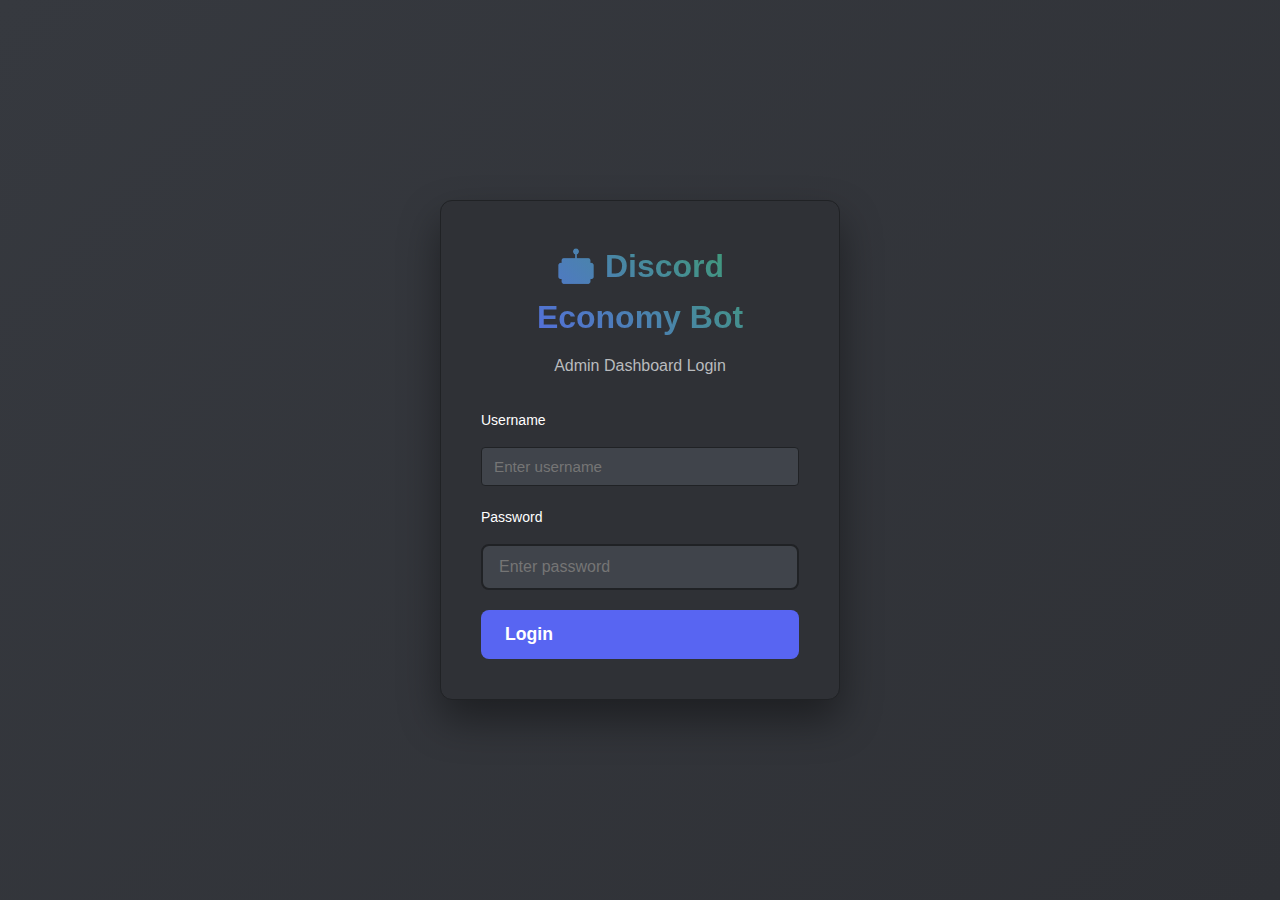
<file: login.html>
<!DOCTYPE html>
<html lang="en">
<head>
    <meta charset="UTF-8">
    <meta name="viewport" content="width=device-width, initial-scale=1.0">
    <title>Discord Economy Bot - Admin Login</title>
    <link rel="stylesheet" href="./styles.css">
    <script src="./config.js"></script>
</head>
<body>
    <!-- Login Screen -->
    <div id="login-screen" class="login-screen">
        <div class="login-container">
            <div class="login-header">
                <h1>🤖 Discord Economy Bot</h1>
                <p>Admin Dashboard Login</p>
            </div>
            <form id="login-form" class="login-form">
                <div class="form-group">
                    <label for="username">Username</label>
                    <input type="text" id="username" name="username" required placeholder="Enter username">
                </div>
                <div class="form-group">
                    <label for="password">Password</label>
                    <input type="password" id="password" name="password" required placeholder="Enter password">
                </div>
                <button type="submit" class="btn-primary btn-large">Login</button>
            </form>
            <div id="login-error" class="login-error" style="display: none;"></div>
        </div>
    </div>

    <!-- Error and Success Notifications -->
    <div id="error-notification" class="notification error"></div>
    <div id="success-notification" class="notification success"></div>

    <script>
        // API Configuration - Uses environment variable from Netlify
        const API_BASE_URL = window.location.hostname === 'localhost'
            ? 'http://localhost:3000'  // Local development
            : (window.API_BASE_URL || process.env.API_BASE_URL || 'https://your-railway-app.railway.app'); // Production

        // Helper function to build API URLs
        function apiUrl(endpoint) {
            return `${API_BASE_URL}${endpoint}`;
        }

        // Error handling functions
        function showError(message, details = null) {
            const errorDiv = document.getElementById('error-notification');
            if (errorDiv) {
                errorDiv.textContent = message;
                errorDiv.style.display = 'block';
                setTimeout(() => {
                    errorDiv.style.display = 'none';
                }, 5000);
            }

            console.error('Error:', message, details);
        }

        function showSuccess(message) {
            const successDiv = document.getElementById('success-notification');
            if (successDiv) {
                successDiv.textContent = message;
                successDiv.style.display = 'block';
                setTimeout(() => {
                    successDiv.style.display = 'none';
                }, 3000);
            }
        }

        // Cookie utility functions
        function setCookie(name, value, hours) {
            const expires = new Date();
            expires.setTime(expires.getTime() + hours * 60 * 60 * 1000);
            document.cookie = `${name}=${value};expires=${expires.toUTCString()};path=/;SameSite=Strict;Secure`;
        }

        // Login functionality
        document.getElementById('login-form').addEventListener('submit', async function(event) {
            event.preventDefault();

            const username = document.getElementById('username').value.trim();
            const password = document.getElementById('password').value.trim();

            if (!username || !password) {
                showLoginError('Please enter both username and password');
                return;
            }

            try {
                showLoginError(''); // Clear any previous errors

                const response = await fetch(apiUrl('/api/auth/login'), {
                    method: 'POST',
                    headers: {
                        'Content-Type': 'application/json'
                    },
                    body: JSON.stringify({ username, password })
                });

                const data = await response.json();

                if (response.ok && data.user) {
                    // Set a simple session cookie to indicate authentication
                    setCookie('session_id', 'authenticated', 1); // 1 hour

                    showSuccess('Login successful! Redirecting to dashboard...');

                    // Redirect to main dashboard after a short delay
                    setTimeout(() => {
                        window.location.href = 'index.html';
                    }, 1000);
                } else {
                    showLoginError(data.error || 'Login failed');
                }
            } catch (error) {
                console.error('Login error:', error);
                showLoginError('Network error. Please try again.');
            }
        });

        function showLoginError(message) {
            const errorElement = document.getElementById('login-error');
            if (message) {
                errorElement.textContent = message;
                errorElement.style.display = 'block';
            } else {
                errorElement.style.display = 'none';
            }
        }
    </script>
</body>
</html>
</file>
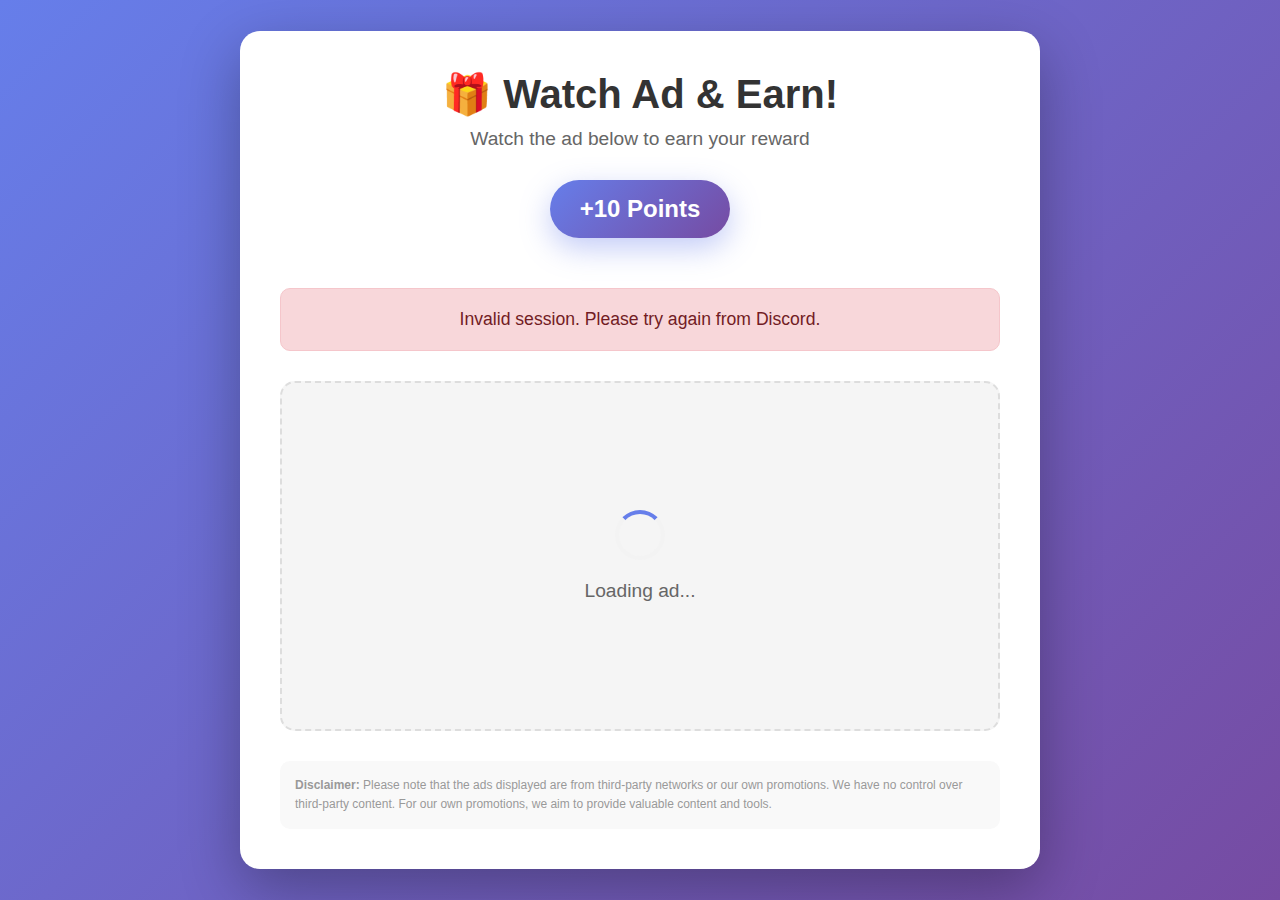
<file: docs/ad-viewer.html>
<!DOCTYPE html>
<html lang="en">

<head>
    <meta charset="UTF-8">
    <meta name="viewport" content="width=device-width, initial-scale=1.0">
    <title>Watch Ad - Earn Points</title>
    <style>
        * {
            margin: 0;
            padding: 0;
            box-sizing: border-box;
        }

        body {
            font-family: 'Segoe UI', Tahoma, Geneva, Verdana, sans-serif;
            background: linear-gradient(135deg, #667eea 0%, #764ba2 100%);
            min-height: 100vh;
            display: flex;
            flex-direction: column;
            align-items: center;
            justify-content: center;
            padding: 20px;
        }

        .container {
            background: white;
            border-radius: 20px;
            box-shadow: 0 20px 60px rgba(0, 0, 0, 0.3);
            max-width: 800px;
            width: 100%;
            padding: 40px;
            text-align: center;
            position: relative;
            overflow: hidden;
        }

        h1 {
            color: #333;
            margin-bottom: 10px;
            font-size: 2.5em;
        }

        .subtitle {
            color: #666;
            margin-bottom: 30px;
            font-size: 1.2em;
        }

        .reward-badge {
            background: linear-gradient(135deg, #667eea 0%, #764ba2 100%);
            color: white;
            padding: 15px 30px;
            border-radius: 50px;
            font-size: 1.5em;
            font-weight: bold;
            display: inline-block;
            margin-bottom: 30px;
            box-shadow: 0 10px 30px rgba(102, 126, 234, 0.4);
        }

        .ad-container {
            margin: 30px 0;
            min-height: 350px;
            background: #f5f5f5;
            border-radius: 15px;
            padding: 20px;
            display: flex;
            align-items: center;
            justify-content: center;
            border: 2px dashed #ddd;
            transition: all 0.3s ease;
        }

        .loading {
            color: #666;
            font-size: 1.2em;
        }

        .spinner {
            border: 4px solid #f3f3f3;
            border-top: 4px solid #667eea;
            border-radius: 50%;
            width: 50px;
            height: 50px;
            animation: spin 1s linear infinite;
            margin: 0 auto 20px;
        }

        @keyframes spin {
            0% {
                transform: rotate(0deg);
            }

            100% {
                transform: rotate(360deg);
            }
        }

        .disclaimer {
            font-size: 0.75em;
            color: #999;
            margin-top: 30px;
            padding: 15px;
            background: #f9f9f9;
            border-radius: 10px;
            line-height: 1.6;
            text-align: left;
        }

        .status-message {
            padding: 20px;
            border-radius: 10px;
            margin: 20px 0;
            font-size: 1.1em;
            transition: all 0.3s ease;
        }

        .status-success {
            background: #d4edda;
            color: #155724;
            border: 1px solid #c3e6cb;
        }

        .status-error {
            background: #f8d7da;
            color: #721c24;
            border: 1px solid #f5c6cb;
        }

        .status-info {
            background: #d1ecf1;
            color: #0c5460;
            border: 1px solid #bee5eb;
        }

        .verify-button {
            background: linear-gradient(135deg, #667eea 0%, #764ba2 100%);
            color: white;
            border: none;
            padding: 15px 40px;
            border-radius: 50px;
            font-size: 1.2em;
            font-weight: bold;
            cursor: pointer;
            transition: transform 0.2s, box-shadow 0.2s;
            margin-top: 20px;
        }

        .verify-button:hover:not(:disabled) {
            transform: translateY(-2px);
            box-shadow: 0 10px 30px rgba(102, 126, 234, 0.4);
        }

        .verify-button:disabled {
            opacity: 0.5;
            cursor: not-allowed;
        }

        /* Custom Promo Styles */
        .custom-promo {
            text-align: center;
            max-width: 600px;
            width: 100%;
            padding: 20px;
        }

        .promo-tag {
            background: #e9ecef;
            color: #495057;
            padding: 5px 15px;
            border-radius: 20px;
            font-size: 0.8em;
            font-weight: bold;
            text-transform: uppercase;
            margin-bottom: 15px;
            display: inline-block;
        }

        .promo-header {
            font-size: 2em;
            color: #333;
            margin-bottom: 15px;
            line-height: 1.2;
        }

        .promo-image {
            width: 100%;
            max-height: 250px;
            object-fit: contain;
            border-radius: 10px;
            margin-bottom: 20px;
            box-shadow: 0 5px 15px rgba(0, 0, 0, 0.1);
        }

        .promo-description {
            font-size: 1.1em;
            color: #555;
            line-height: 1.6;
            margin-bottom: 25px;
        }

        .promo-cta-btn {
            display: inline-block;
            background: #007bff;
            color: white;
            text-decoration: none;
            padding: 12px 30px;
            border-radius: 30px;
            font-weight: bold;
            transition: background 0.2s;
        }

        .timer-container {
            margin: 20px 0;
            padding: 15px;
            background: #f8f9fa;
            border-radius: 10px;
        }

        .timer-bar-bg {
            width: 100%;
            height: 8px;
            background: #e9ecef;
            border-radius: 4px;
            margin-top: 10px;
            overflow: hidden;
        }

        .timer-bar-fill {
            width: 100%;
            height: 100%;
            background: #28a745;
            transition: width 1s linear;
        }

        .timer-text {
            font-weight: bold;
            color: #333;
        }
    </style>
</head>

<body>
    <div class="container">
        <h1 id="pageTitle">🎁 Watch Ad & Earn!</h1>
        <p id="pageSubtitle" class="subtitle">Watch the ad below to earn your reward</p>

        <div class="reward-badge" id="rewardBadge">
            +10 Points
        </div>

        <div id="statusMessage"></div>

        <div class="ad-container" id="adContainer">
            <div class="loading">
                <div class="spinner"></div>
                <p>Loading ad...</p>
            </div>
        </div>

        <div id="timerContainer" class="timer-container" style="display: none;">
            <p class="timer-text">Reward unlock in: <span id="secondsRemaining">30</span>s</p>
            <div class="timer-bar-bg">
                <div id="timerBarFill" class="timer-bar-fill"></div>
            </div>
        </div>

        <button id="verifyButton" class="verify-button" style="display: none;" disabled>
            Claim Reward
        </button>

        <div class="disclaimer" id="adDisclaimer">
            <strong>Disclaimer:</strong> Please note that the ads displayed are from third-party networks or our own
            promotions.
            We have no control over third-party content. For our own promotions, we aim to provide valuable content and
            tools.
        </div>
    </div>

    <!-- Monetag SDK Script -->
    <script src='//libtl.com/sdk.js' data-zone='9376937' data-sdk='show_9376937'></script>

    <script>
        // Get session ID from URL
        const urlParams = new URLSearchParams(window.location.search);
        const sessionId = urlParams.get('session');
        const signature = urlParams.get('sig'); // Gap 3: Signature from URL
        let currentAdData = null;

        if (!sessionId) {
            showStatus('error', 'Invalid session. Please try again from Discord.');
        } else {
            initializeAdViewer();
        }

        function showStatus(type, message) {
            const statusDiv = document.getElementById('statusMessage');
            statusDiv.className = `status-message status-${type}`;
            statusDiv.textContent = message;
        }

        async function initializeAdViewer() {
            showStatus('info', 'Loading ad session... Please wait.');

            try {
                // Fetch the ad session details from the backend
                const response = await fetch(`/api/ad-claim/session/${sessionId}`);
                if (!response.ok) throw new Error('Failed to fetch session');

                const data = await response.json();
                currentAdData = data;

                if (data.is_verified) {
                    showStatus('success', 'You have already claimed the reward for this session.');
                    document.getElementById('adContainer').innerHTML = `
                        <div style="padding: 40px; text-align: center;">
                            <h2 style="color: #4caf50; margin-bottom: 20px;">✅ Already Claimed</h2>
                            <p>This reward has already been issued to your account.</p>
                        </div>
                    `;
                    return;
                }

                if (data.ad_type === 'custom_promo' && data.custom_ad) {
                    displayCustomAd(data.custom_ad);
                } else {
                    displayMonetagAd();
                }
            } catch (error) {
                console.error('Error initializing ad:', error);
                showStatus('error', 'Failed to load ad. Please try again later.');
                document.getElementById('adContainer').innerHTML = `
                    <div style="padding: 40px; text-align: center;">
                        <h2 style="color: #f44336; margin-bottom: 20px;">⚠️ Connection Error</h2>
                        <p>Could not connect to the ad server.</p>
                    </div>
                `;
            }
        }

        function displayMonetagAd() {
            showStatus('success', 'Premium Sponsor Recommendation');
            
            const adHtml = `
                <div class="custom-promo" style="border-color: #764ba2;">
                    <div class="promo-tag" style="background: #f0ecf9; color: #764ba2;">Monetized Partner</div>
                    <h2 class="promo-header">Support EvolvedLotus</h2>
                    <img src="https://evolvedlotus.com/assets/img/monetag_preview.png" class="promo-image" alt="Sponsor" onerror="this.src='https://cdn.discordapp.com/embed/avatars/0.png'">
                    <p class="promo-description">
                        Watch a quick advertisement from our partner to support our continued development and unlock your reward.
                    </p>
                    <button onclick="handleMonetagSDKTrigger()" id="monetagTriggerBtn" class="promo-cta-btn" style="background: linear-gradient(135deg, #667eea 0%, #764ba2 100%); border: none; cursor: pointer; width: 100%;">
                        ▶ Watch Ad to Earn
                    </button>
                </div>
            `;

            document.getElementById('adContainer').innerHTML = adHtml;
            document.getElementById('adContainer').style.border = `2px solid #764ba2`;
        }

        async function handleMonetagSDKTrigger() {
            const btn = document.getElementById('monetagTriggerBtn');
            if (!btn) return;

            if (typeof show_9376937 !== 'function') {
                showStatus('error', 'Monetag SDK not loaded. Please disable ad-blockers and refresh.');
                return;
            }

            btn.disabled = true;
            btn.textContent = '⌛ Preparing Ad...';

            try {
                // The SDK function resolves when the ad is closed or finished
                await show_9376937({ 
                    ymid: sessionId,
                    requestVar: 'discord_bot_reward'
                });
                
                showStatus('success', 'Ad completed! Verifying your reward...');
                handleAdCompletion();
            } catch (error) {
                console.error('Monetag ad error:', error);
                showStatus('error', 'The ad failed to load or was interrupted. Please try again.');
                btn.disabled = false;
                btn.textContent = '▶ Try Again';
            }
        }

        function displayCustomAd(ad) {
            showStatus('success', 'EvolvedLotus Recommendation');

            const adHtml = `
                <div class="custom-promo">
                    <div class="promo-tag">${ad.type} Promotion</div>
                    <h2 class="promo-header">${ad.headline || ad.title}</h2>
                    ${ad.image ? `<img src="${ad.image}" class="promo-image" alt="${ad.title}">` : ''}
                    <p class="promo-description">${ad.description}</p>
                    <a href="${typeof ad.id === 'number' ? '/api/ad/click/' + ad.id : ad.url}" target="_blank" class="promo-cta-btn" style="background-color: ${ad.color || '#007bff'}">
                        ${ad.cta}
                    </a>
                </div>
            `;

            document.getElementById('adContainer').innerHTML = adHtml;
            document.getElementById('adContainer').style.border = `2px solid ${ad.color || '#007bff'}`;

            // Start the timer
            startCustomAdTimer(30);
        }

        function startCustomAdTimer(seconds) {
            const timerContainer = document.getElementById('timerContainer');
            const secondsText = document.getElementById('secondsRemaining');
            const timerBarFill = document.getElementById('timerBarFill');

            timerContainer.style.display = 'block';
            let remaining = seconds;

            const interval = setInterval(() => {
                remaining--;
                secondsText.textContent = remaining;

                const percent = (remaining / seconds) * 100;
                timerBarFill.style.width = `${percent}%`;

                if (remaining <= 0) {
                    clearInterval(interval);
                    timerContainer.style.display = 'none';
                    handleAdCompletion();
                }
            }, 1000);
        }

        function handleAdCompletion() {
            // Update UI to show ad was watched
            document.getElementById('adContainer').innerHTML = `
                <div style="padding: 40px; text-align: center;">
                    <h2 style="color: #4caf50; margin-bottom: 20px;">✅ Promotion Completed!</h2>
                    <p style="color: #666; margin-bottom: 20px;">
                        Thank you for your attention!
                    </p>
                    <p style="color: #999; font-size: 0.9em;">
                        Click the button below to claim your reward.
                    </p>
                </div>
            `;

            // Enable claim button
            const verifyButton = document.getElementById('verifyButton');
            verifyButton.style.display = 'inline-block';
            verifyButton.disabled = false;
            showStatus('success', 'Reward unlocked! You can now claim your 10 points.');
        }

        document.getElementById('verifyButton').addEventListener('click', async () => {
            const button = document.getElementById('verifyButton');
            button.disabled = true;
            button.textContent = 'Claiming...';

            try {
                // Verify the ad view
                const response = await fetch('/api/ad-claim/verify', {
                    method: 'POST',
                    headers: {
                        'Content-Type': 'application/json'
                    },
                    body: JSON.stringify({
                        session_id: sessionId,
                        signature: signature // Gap 3: Send signature back
                    })
                });

                const result = await response.json();

                if (result.success) {
                    showStatus('success', `🎉 Success! You earned ${result.reward_amount} points! Your new balance is ${result.new_balance}.`);
                    button.textContent = 'Reward Claimed!';

                    // Close window after 3 seconds
                    setTimeout(() => {
                        window.close();
                    }, 3000);
                } else {
                    showStatus('error', result.error || 'Failed to claim reward. Please try again.');
                    button.textContent = 'Claim Reward';
                    button.disabled = false;
                }
            } catch (error) {
                console.error('Error claiming reward:', error);
                showStatus('error', 'An error occurred. Please try again.');
                button.textContent = 'Claim Reward';
                button.disabled = false;
            }
        });
    </script>
</body>

</html>
</file>
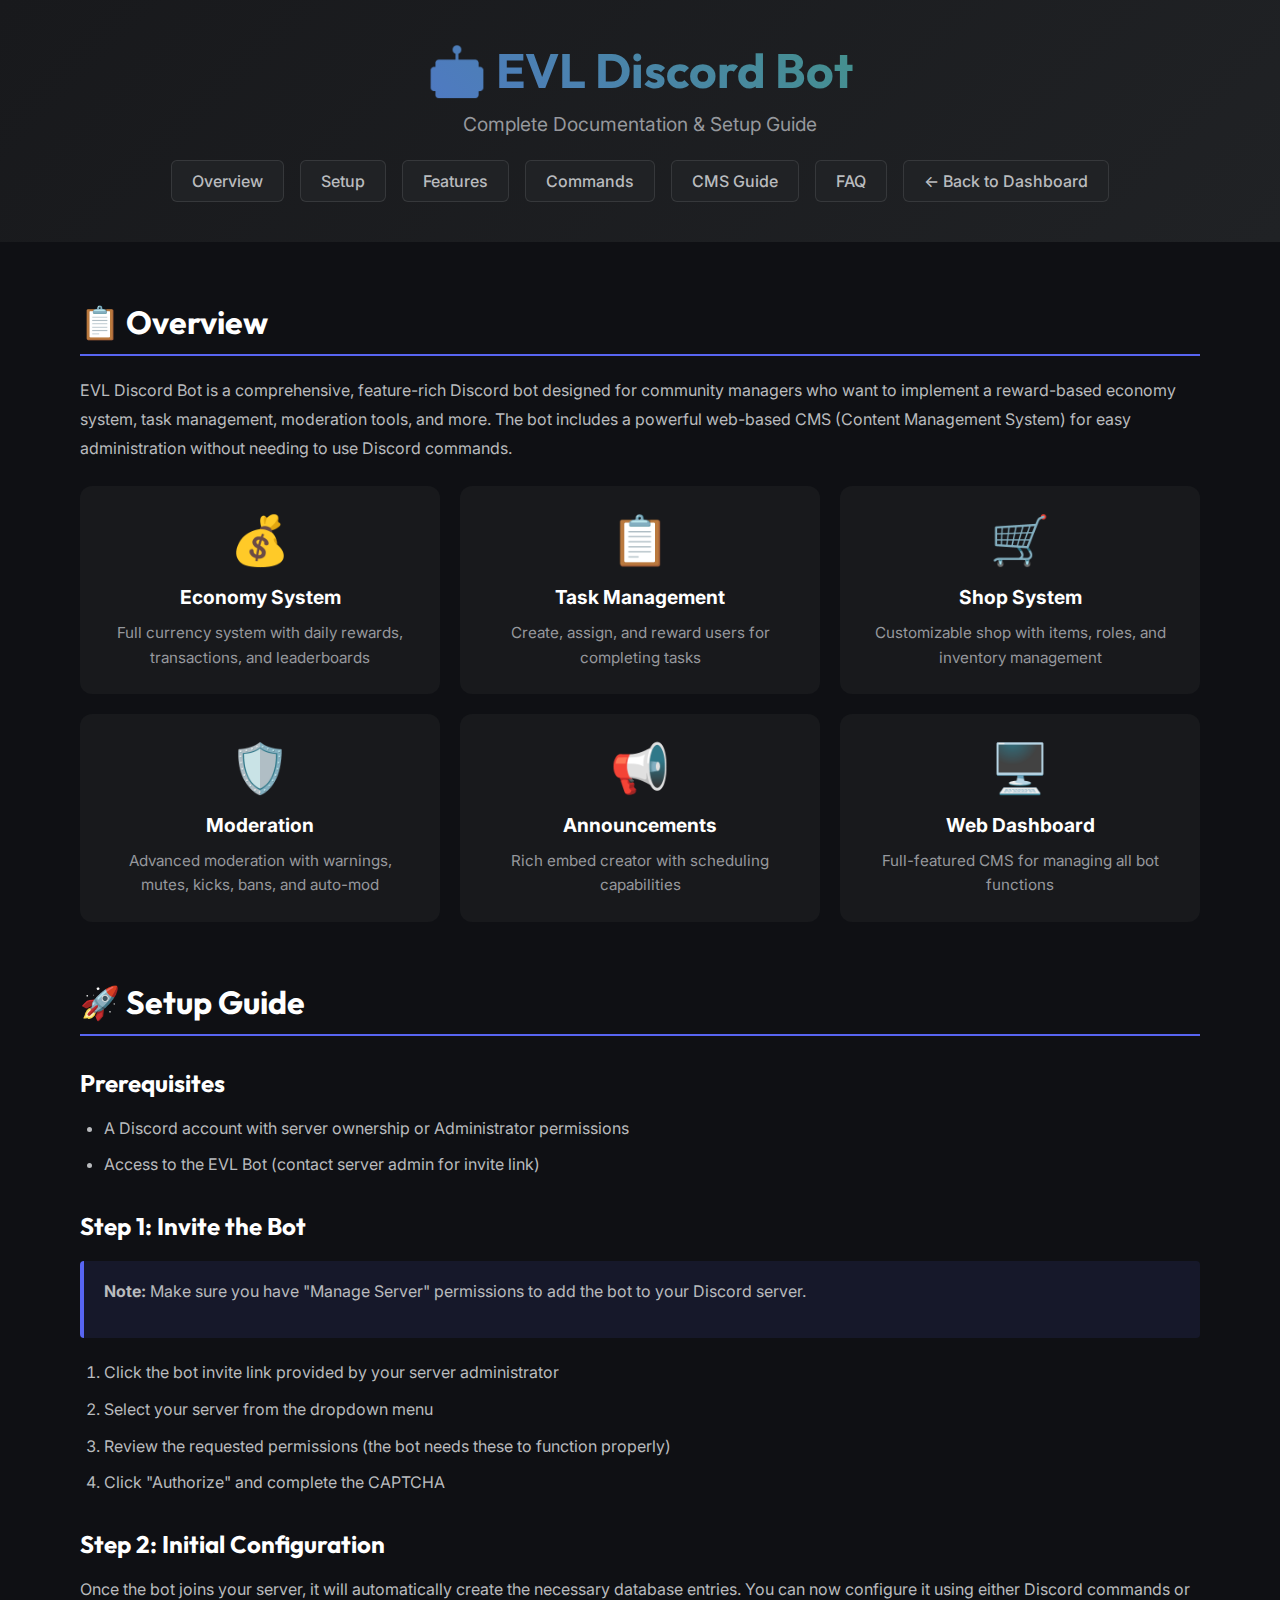
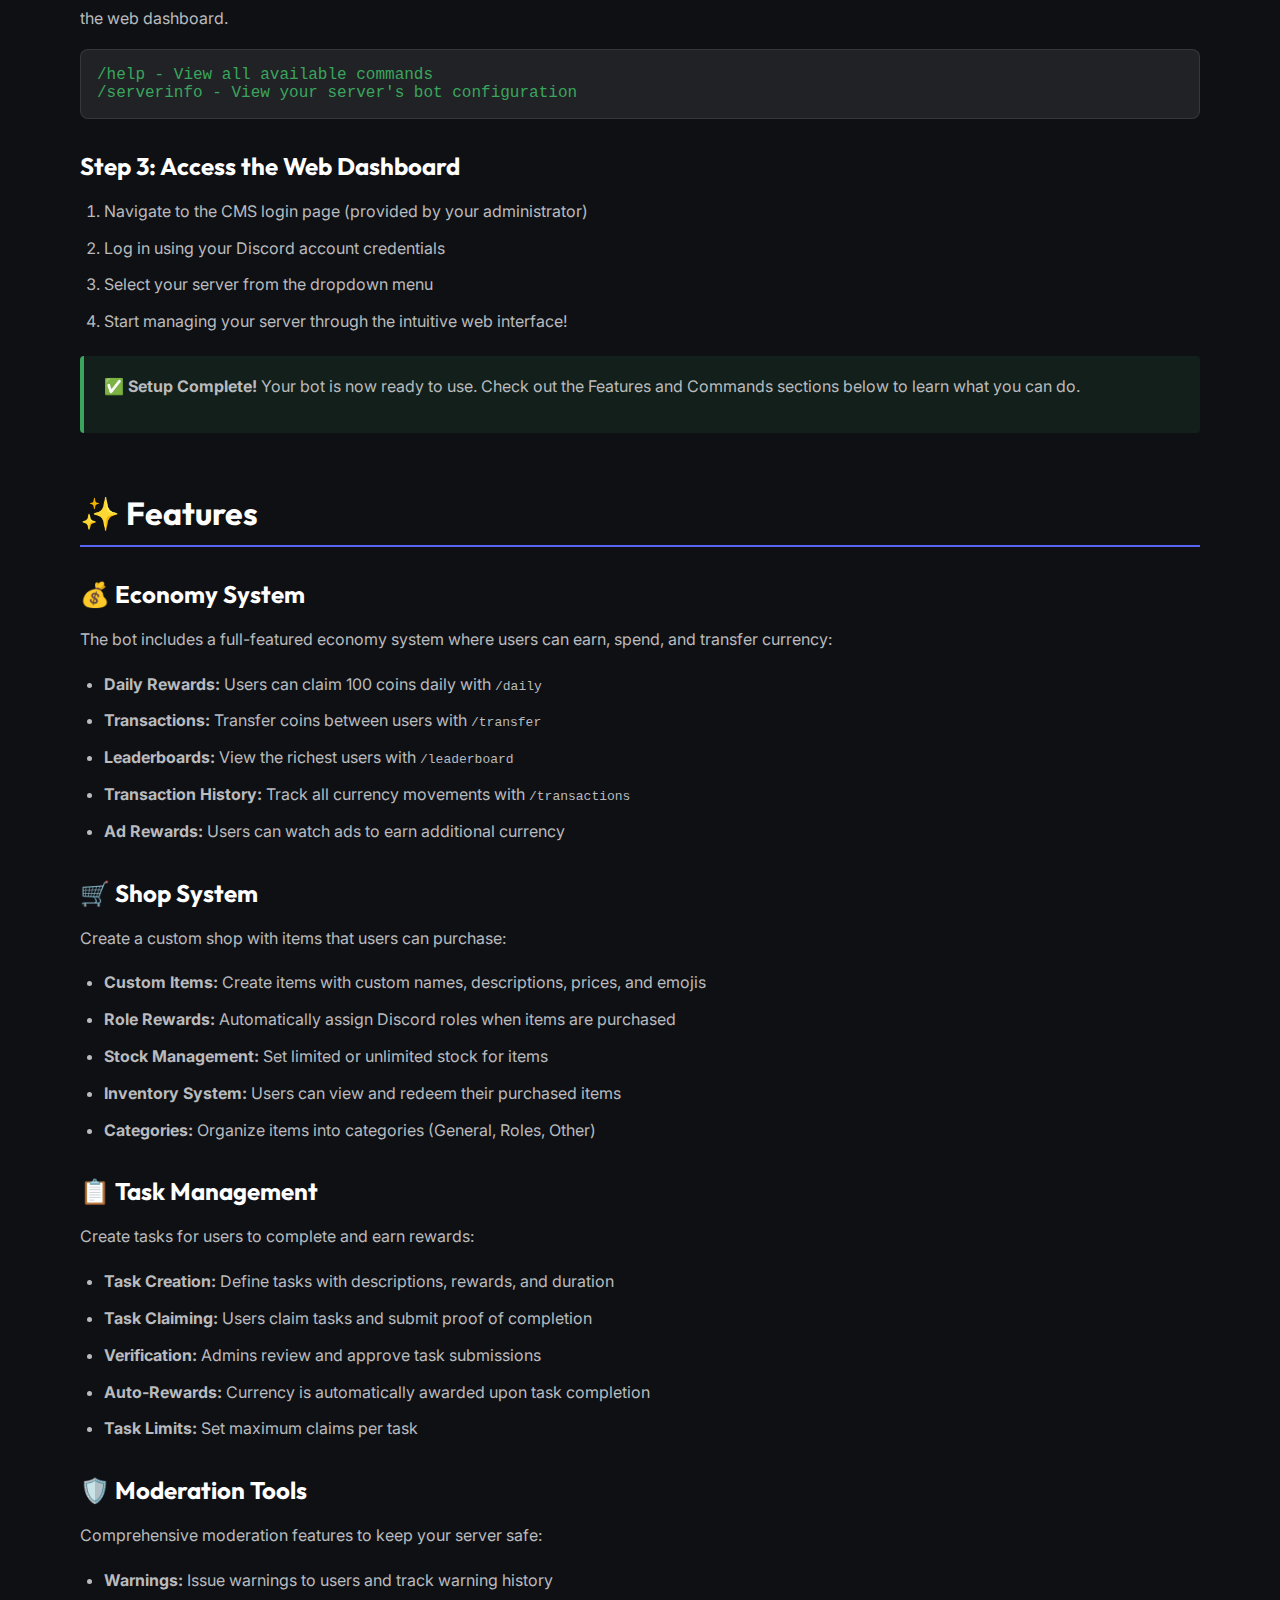
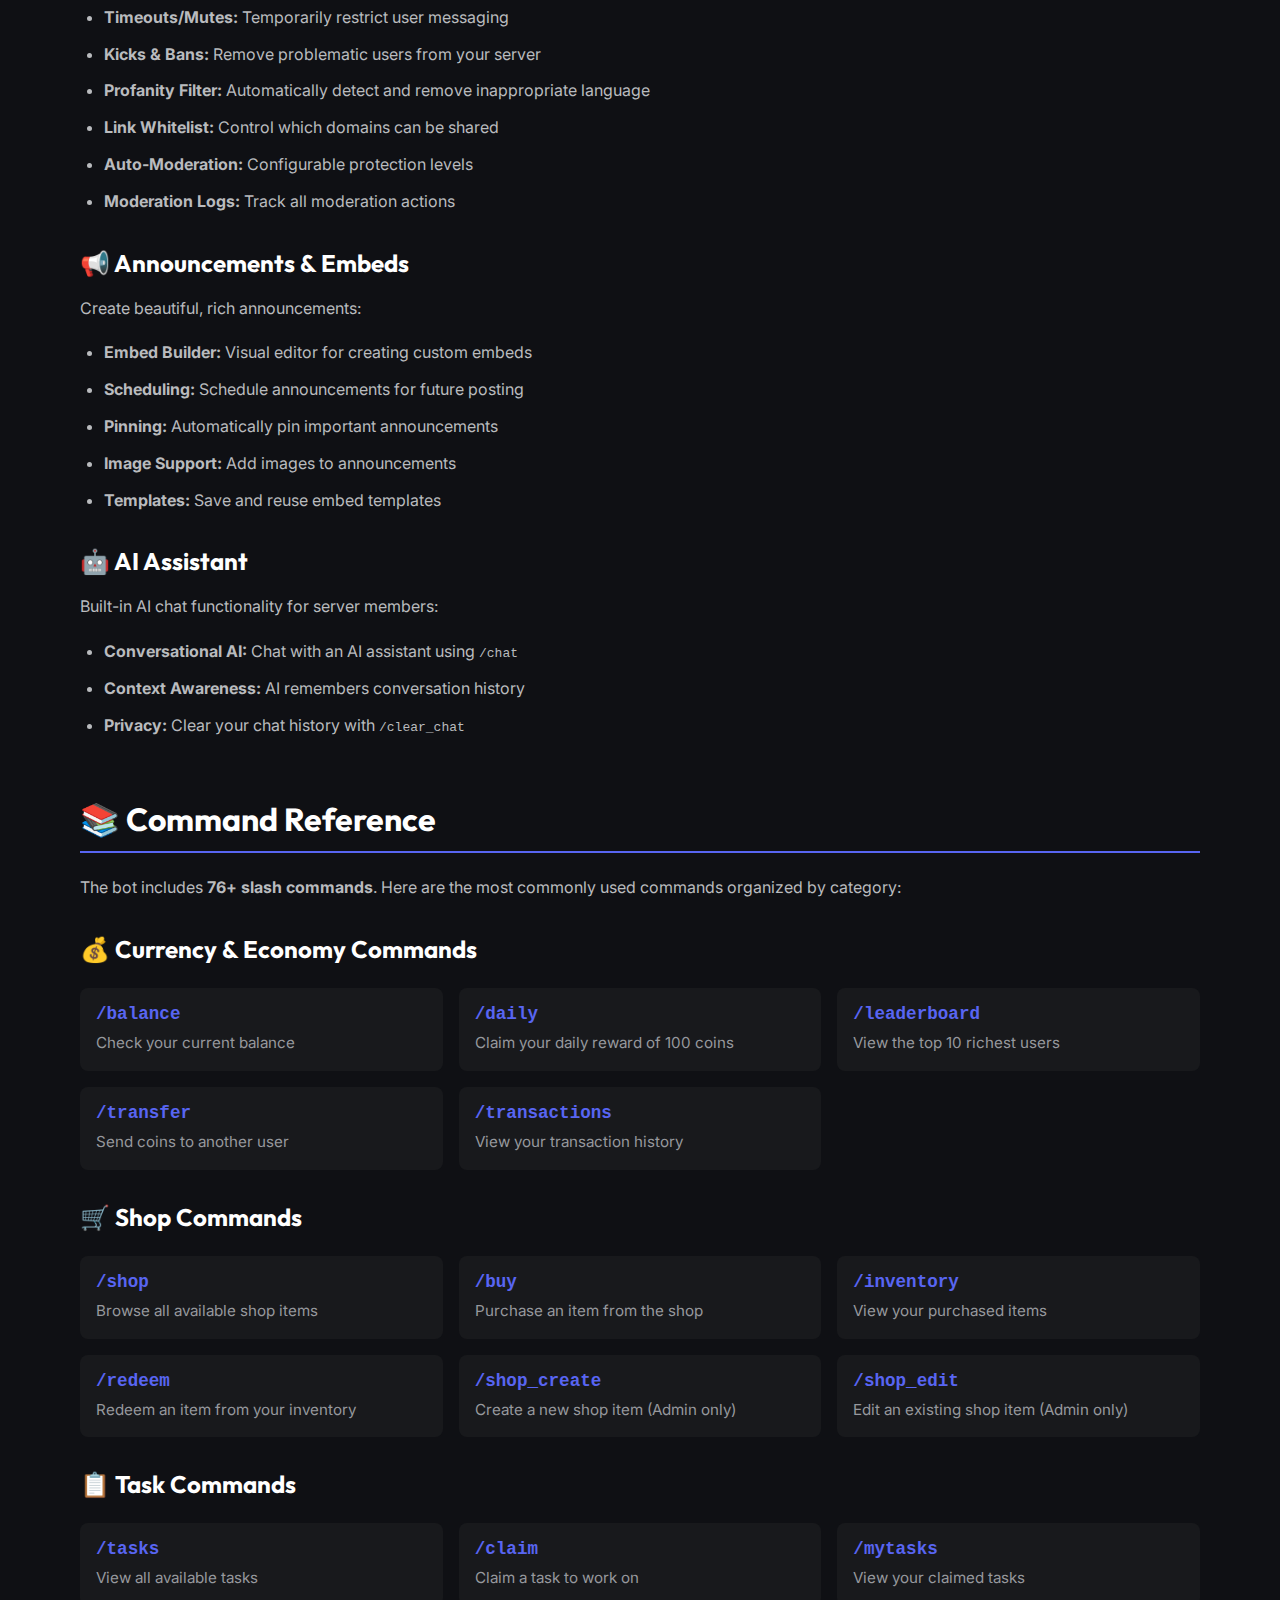
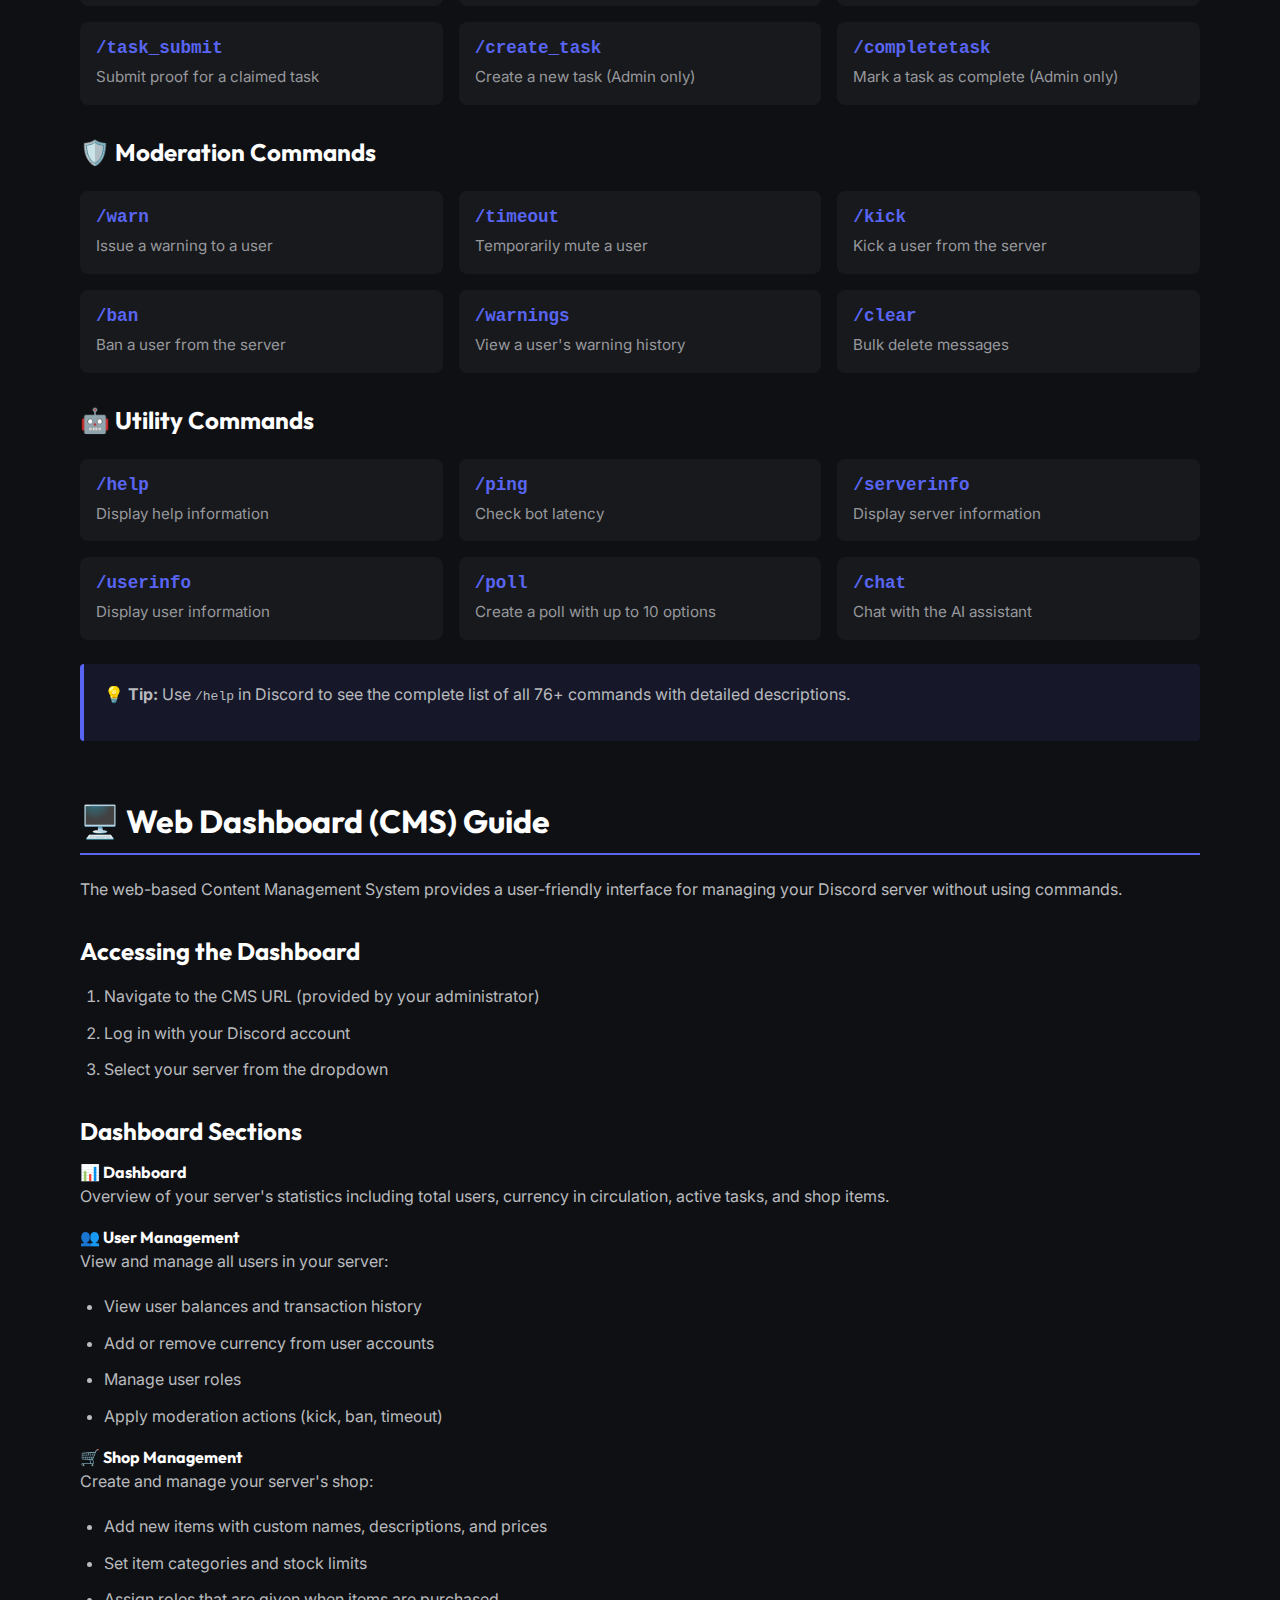
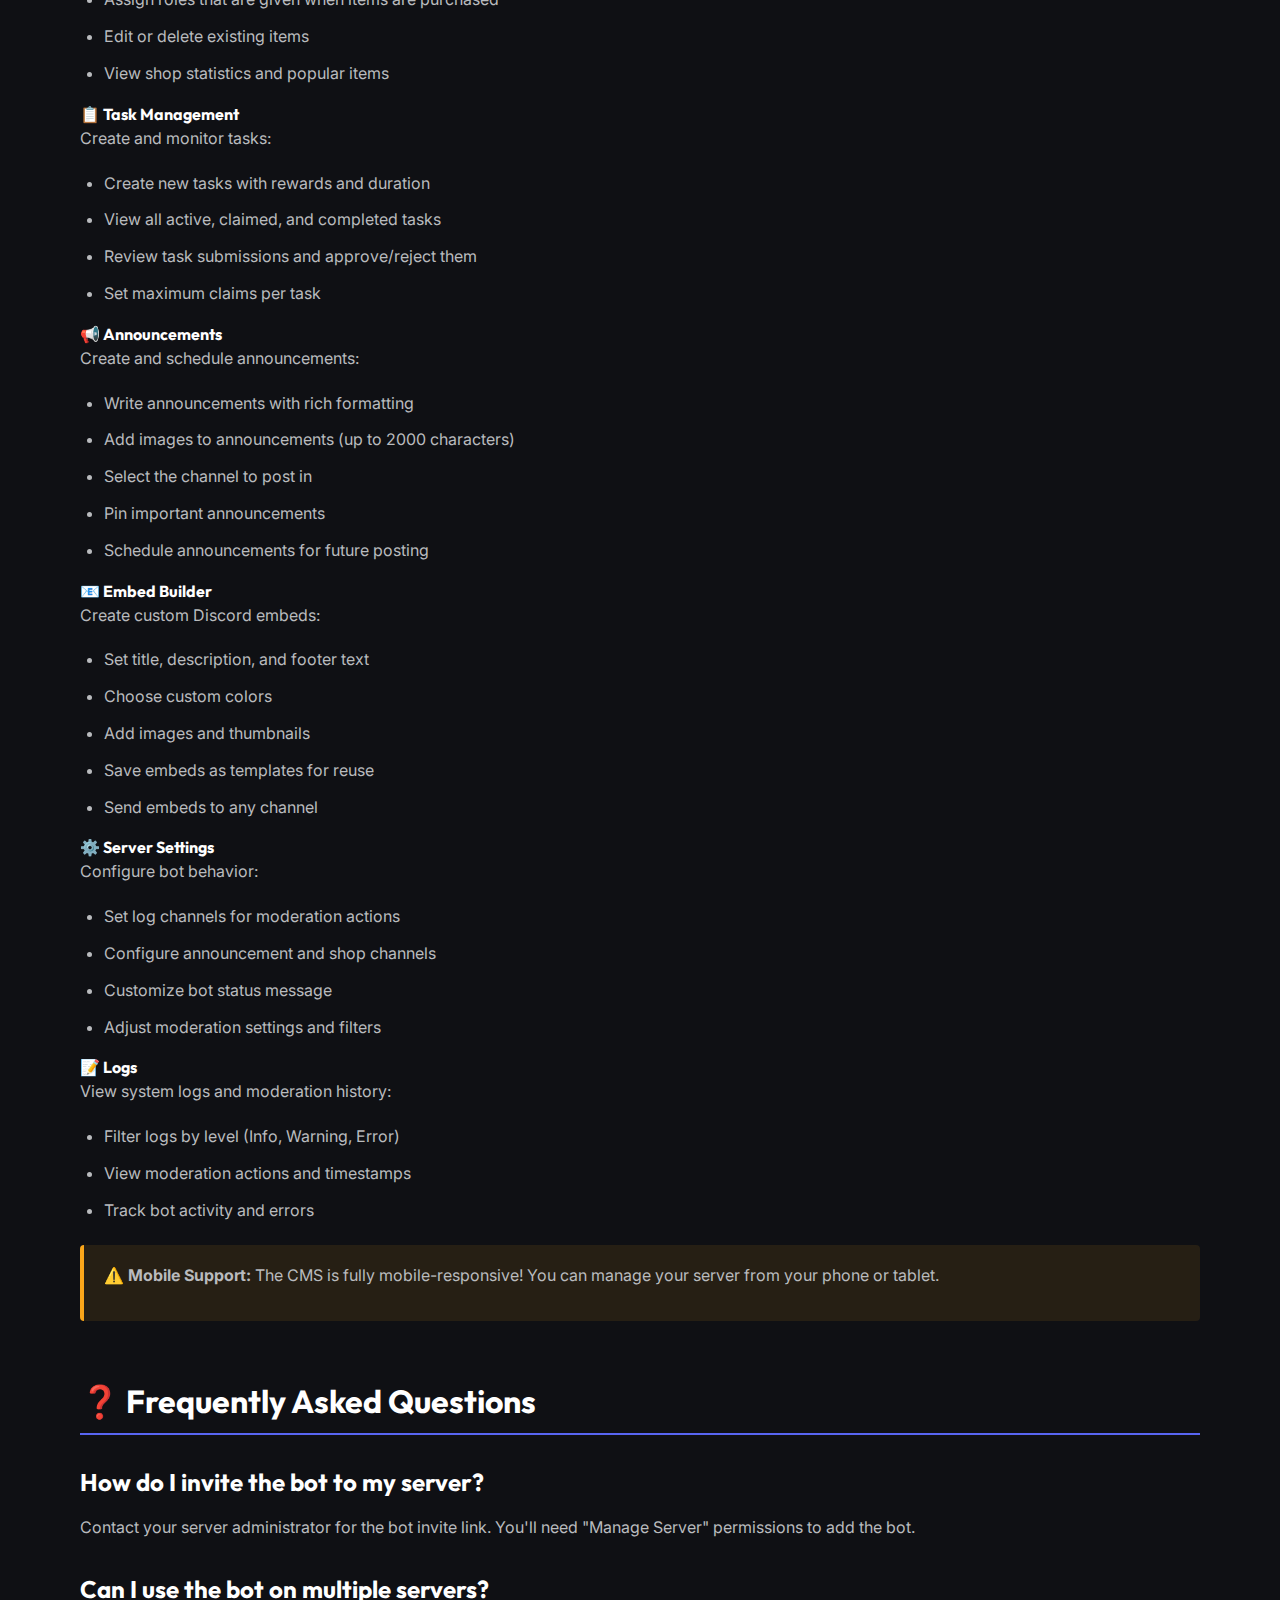
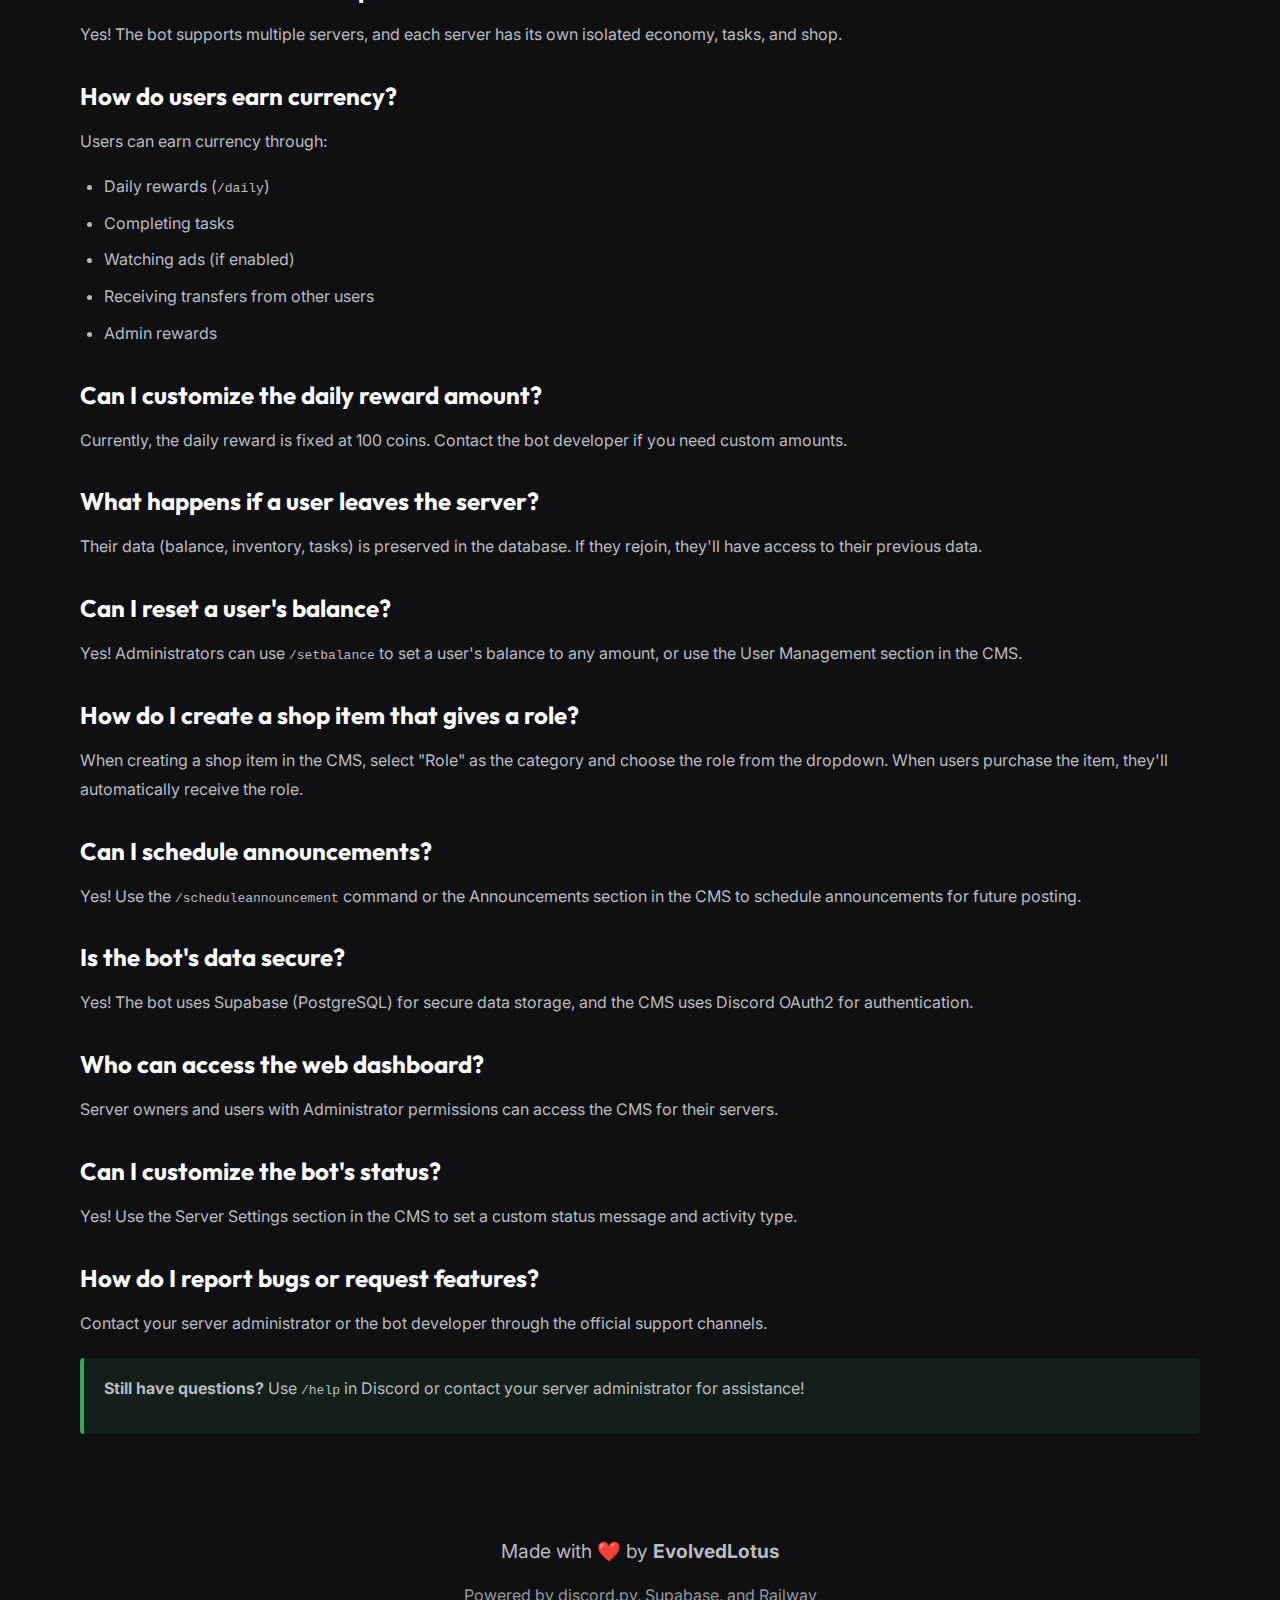
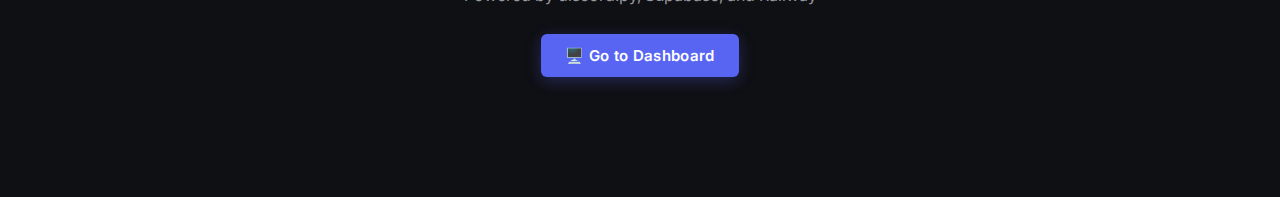
<file: docs/docs.html>
<!DOCTYPE html>
<html lang="en">

<head>
    <meta charset="UTF-8">
    <meta name="viewport" content="width=device-width, initial-scale=1.0">
    <title>EVL Discord Bot - Documentation</title>
    <link rel="stylesheet" href="./styles.css">
    <link rel="stylesheet" href="./mobile-responsive.css">
    <style>
        /* Documentation-specific styles */
        .docs-container {
            min-height: 100vh;
            background-color: var(--bg-primary);
            padding: 0;
        }

        .docs-header {
            background: linear-gradient(135deg, var(--bg-secondary) 0%, var(--bg-tertiary) 100%);
            border-bottom: 1px solid var(--border-primary);
            padding: 40px 0;
            text-align: center;
        }

        .docs-header h1 {
            font-size: 3rem;
            margin-bottom: 12px;
            background: linear-gradient(45deg, var(--discord-blurple), var(--discord-green));
            -webkit-background-clip: text;
            -webkit-text-fill-color: transparent;
            background-clip: text;
        }

        .docs-header p {
            font-size: 1.2rem;
            color: var(--text-muted);
            margin-bottom: 24px;
        }

        .docs-nav {
            display: flex;
            gap: 16px;
            justify-content: center;
            flex-wrap: wrap;
        }

        .docs-nav a {
            padding: 10px 20px;
            background-color: var(--bg-tertiary);
            color: var(--text-secondary);
            text-decoration: none;
            border-radius: 6px;
            border: 1px solid var(--border-secondary);
            transition: all var(--transition-fast);
            font-weight: 500;
        }

        .docs-nav a:hover {
            background-color: var(--discord-blurple);
            color: var(--text-primary);
            border-color: var(--discord-blurple);
            transform: translateY(-2px);
        }

        .docs-content {
            max-width: 1200px;
            margin: 0 auto;
            padding: 60px 40px;
        }

        .docs-section {
            margin-bottom: 60px;
        }

        .docs-section h2 {
            font-size: 2rem;
            color: var(--text-primary);
            margin-bottom: 20px;
            padding-bottom: 12px;
            border-bottom: 2px solid var(--discord-blurple);
        }

        .docs-section h3 {
            font-size: 1.5rem;
            color: var(--text-primary);
            margin: 32px 0 16px 0;
        }

        .docs-section p {
            color: var(--text-secondary);
            line-height: 1.8;
            margin-bottom: 16px;
        }

        .docs-section ul,
        .docs-section ol {
            color: var(--text-secondary);
            line-height: 1.8;
            margin-bottom: 16px;
            padding-left: 24px;
        }

        .docs-section li {
            margin-bottom: 8px;
        }

        .command-grid {
            display: grid;
            grid-template-columns: repeat(auto-fill, minmax(300px, 1fr));
            gap: 16px;
            margin: 24px 0;
        }

        .command-card {
            background-color: var(--bg-secondary);
            border: 1px solid var(--border-primary);
            border-radius: 8px;
            padding: 16px;
            transition: all var(--transition-normal);
        }

        .command-card:hover {
            border-color: var(--discord-blurple);
            transform: translateY(-2px);
            box-shadow: 0 4px 12px rgba(0, 0, 0, 0.3);
        }

        .command-name {
            font-size: 1.1rem;
            font-weight: 700;
            color: var(--discord-blurple);
            margin-bottom: 8px;
            font-family: monospace;
        }

        .command-desc {
            font-size: 0.95rem;
            color: var(--text-muted);
            line-height: 1.5;
        }

        .feature-grid {
            display: grid;
            grid-template-columns: repeat(auto-fit, minmax(280px, 1fr));
            gap: 20px;
            margin: 24px 0;
        }

        .feature-card {
            background-color: var(--bg-secondary);
            border: 1px solid var(--border-primary);
            border-radius: 12px;
            padding: 24px;
            text-align: center;
            transition: all var(--transition-normal);
        }

        .feature-card:hover {
            border-color: var(--discord-green);
            transform: translateY(-4px);
            box-shadow: 0 8px 16px rgba(0, 0, 0, 0.3);
        }

        .feature-icon {
            font-size: 3rem;
            margin-bottom: 16px;
        }

        .feature-title {
            font-size: 1.2rem;
            font-weight: 700;
            color: var(--text-primary);
            margin-bottom: 12px;
        }

        .feature-desc {
            font-size: 0.95rem;
            color: var(--text-muted);
            line-height: 1.6;
        }

        .code-block {
            background-color: var(--bg-tertiary);
            border: 1px solid var(--border-secondary);
            border-radius: 8px;
            padding: 16px;
            margin: 16px 0;
            overflow-x: auto;
            font-family: 'Courier New', monospace;
            color: var(--discord-green);
        }

        .info-box {
            background-color: rgba(88, 101, 242, 0.1);
            border-left: 4px solid var(--discord-blurple);
            padding: 16px 20px;
            margin: 20px 0;
            border-radius: 4px;
        }

        .warning-box {
            background-color: rgba(250, 166, 26, 0.1);
            border-left: 4px solid var(--discord-yellow);
            padding: 16px 20px;
            margin: 20px 0;
            border-radius: 4px;
        }

        .success-box {
            background-color: rgba(59, 165, 93, 0.1);
            border-left: 4px solid var(--discord-green);
            padding: 16px 20px;
            margin: 20px 0;
            border-radius: 4px;
        }

        .back-to-top {
            position: fixed;
            bottom: 30px;
            right: 30px;
            width: 50px;
            height: 50px;
            background-color: var(--discord-blurple);
            color: var(--text-primary);
            border: none;
            border-radius: 50%;
            font-size: 24px;
            cursor: pointer;
            display: none;
            align-items: center;
            justify-content: center;
            box-shadow: 0 4px 12px rgba(0, 0, 0, 0.3);
            transition: all var(--transition-fast);
            z-index: 1000;
        }

        .back-to-top:hover {
            background-color: var(--discord-blurple-dark);
            transform: translateY(-4px);
        }

        .back-to-top.show {
            display: flex;
        }

        @media (max-width: 768px) {
            .docs-header h1 {
                font-size: 2rem;
            }

            .docs-header p {
                font-size: 1rem;
            }

            .docs-content {
                padding: 40px 20px;
            }

            .docs-section h2 {
                font-size: 1.5rem;
            }

            .command-grid,
            .feature-grid {
                grid-template-columns: 1fr;
            }
        }
    </style>
</head>

<body>
    <div class="docs-container">
        <!-- Header -->
        <header class="docs-header">
            <h1>🤖 EVL Discord Bot</h1>
            <p>Complete Documentation & Setup Guide</p>
            <nav class="docs-nav">
                <a href="#overview">Overview</a>
                <a href="#setup">Setup</a>
                <a href="#features">Features</a>
                <a href="#commands">Commands</a>
                <a href="#cms">CMS Guide</a>
                <a href="#faq">FAQ</a>
                <a href="./index.html">← Back to Dashboard</a>
            </nav>
        </header>

        <!-- Main Content -->
        <div class="docs-content">
            <!-- Overview Section -->
            <section id="overview" class="docs-section">
                <h2>📋 Overview</h2>
                <p>
                    EVL Discord Bot is a comprehensive, feature-rich Discord bot designed for community managers who
                    want to implement a reward-based economy system, task management, moderation tools, and more. The
                    bot includes a powerful web-based CMS (Content Management System) for easy administration without
                    needing to use Discord commands.
                </p>

                <div class="feature-grid">
                    <div class="feature-card">
                        <div class="feature-icon">💰</div>
                        <div class="feature-title">Economy System</div>
                        <div class="feature-desc">Full currency system with daily rewards, transactions, and
                            leaderboards</div>
                    </div>
                    <div class="feature-card">
                        <div class="feature-icon">📋</div>
                        <div class="feature-title">Task Management</div>
                        <div class="feature-desc">Create, assign, and reward users for completing tasks</div>
                    </div>
                    <div class="feature-card">
                        <div class="feature-icon">🛒</div>
                        <div class="feature-title">Shop System</div>
                        <div class="feature-desc">Customizable shop with items, roles, and inventory management</div>
                    </div>
                    <div class="feature-card">
                        <div class="feature-icon">🛡️</div>
                        <div class="feature-title">Moderation</div>
                        <div class="feature-desc">Advanced moderation with warnings, mutes, kicks, bans, and auto-mod
                        </div>
                    </div>
                    <div class="feature-card">
                        <div class="feature-icon">📢</div>
                        <div class="feature-title">Announcements</div>
                        <div class="feature-desc">Rich embed creator with scheduling capabilities</div>
                    </div>
                    <div class="feature-card">
                        <div class="feature-icon">🖥️</div>
                        <div class="feature-title">Web Dashboard</div>
                        <div class="feature-desc">Full-featured CMS for managing all bot functions</div>
                    </div>
                </div>
            </section>

            <!-- Setup Section -->
            <section id="setup" class="docs-section">
                <h2>🚀 Setup Guide</h2>

                <h3>Prerequisites</h3>
                <ul>
                    <li>A Discord account with server ownership or Administrator permissions</li>
                    <li>Access to the EVL Bot (contact server admin for invite link)</li>
                </ul>

                <h3>Step 1: Invite the Bot</h3>
                <div class="info-box">
                    <p><strong>Note:</strong> Make sure you have "Manage Server" permissions to add the bot to your
                        Discord server.</p>
                </div>
                <ol>
                    <li>Click the bot invite link provided by your server administrator</li>
                    <li>Select your server from the dropdown menu</li>
                    <li>Review the requested permissions (the bot needs these to function properly)</li>
                    <li>Click "Authorize" and complete the CAPTCHA</li>
                </ol>

                <h3>Step 2: Initial Configuration</h3>
                <p>Once the bot joins your server, it will automatically create the necessary database entries. You can
                    now configure it using either Discord commands or the web dashboard.</p>

                <div class="code-block">
                    /help - View all available commands<br>
                    /serverinfo - View your server's bot configuration
                </div>

                <h3>Step 3: Access the Web Dashboard</h3>
                <ol>
                    <li>Navigate to the CMS login page (provided by your administrator)</li>
                    <li>Log in using your Discord account credentials</li>
                    <li>Select your server from the dropdown menu</li>
                    <li>Start managing your server through the intuitive web interface!</li>
                </ol>

                <div class="success-box">
                    <p><strong>✅ Setup Complete!</strong> Your bot is now ready to use. Check out the Features and
                        Commands sections below to learn what you can do.</p>
                </div>
            </section>

            <!-- Features Section -->
            <section id="features" class="docs-section">
                <h2>✨ Features</h2>

                <h3>💰 Economy System</h3>
                <p>The bot includes a full-featured economy system where users can earn, spend, and transfer currency:
                </p>
                <ul>
                    <li><strong>Daily Rewards:</strong> Users can claim 100 coins daily with <code>/daily</code></li>
                    <li><strong>Transactions:</strong> Transfer coins between users with <code>/transfer</code></li>
                    <li><strong>Leaderboards:</strong> View the richest users with <code>/leaderboard</code></li>
                    <li><strong>Transaction History:</strong> Track all currency movements with
                        <code>/transactions</code></li>
                    <li><strong>Ad Rewards:</strong> Users can watch ads to earn additional currency</li>
                </ul>

                <h3>🛒 Shop System</h3>
                <p>Create a custom shop with items that users can purchase:</p>
                <ul>
                    <li><strong>Custom Items:</strong> Create items with custom names, descriptions, prices, and emojis
                    </li>
                    <li><strong>Role Rewards:</strong> Automatically assign Discord roles when items are purchased</li>
                    <li><strong>Stock Management:</strong> Set limited or unlimited stock for items</li>
                    <li><strong>Inventory System:</strong> Users can view and redeem their purchased items</li>
                    <li><strong>Categories:</strong> Organize items into categories (General, Roles, Other)</li>
                </ul>

                <h3>📋 Task Management</h3>
                <p>Create tasks for users to complete and earn rewards:</p>
                <ul>
                    <li><strong>Task Creation:</strong> Define tasks with descriptions, rewards, and duration</li>
                    <li><strong>Task Claiming:</strong> Users claim tasks and submit proof of completion</li>
                    <li><strong>Verification:</strong> Admins review and approve task submissions</li>
                    <li><strong>Auto-Rewards:</strong> Currency is automatically awarded upon task completion</li>
                    <li><strong>Task Limits:</strong> Set maximum claims per task</li>
                </ul>

                <h3>🛡️ Moderation Tools</h3>
                <p>Comprehensive moderation features to keep your server safe:</p>
                <ul>
                    <li><strong>Warnings:</strong> Issue warnings to users and track warning history</li>
                    <li><strong>Timeouts/Mutes:</strong> Temporarily restrict user messaging</li>
                    <li><strong>Kicks & Bans:</strong> Remove problematic users from your server</li>
                    <li><strong>Profanity Filter:</strong> Automatically detect and remove inappropriate language</li>
                    <li><strong>Link Whitelist:</strong> Control which domains can be shared</li>
                    <li><strong>Auto-Moderation:</strong> Configurable protection levels</li>
                    <li><strong>Moderation Logs:</strong> Track all moderation actions</li>
                </ul>

                <h3>📢 Announcements & Embeds</h3>
                <p>Create beautiful, rich announcements:</p>
                <ul>
                    <li><strong>Embed Builder:</strong> Visual editor for creating custom embeds</li>
                    <li><strong>Scheduling:</strong> Schedule announcements for future posting</li>
                    <li><strong>Pinning:</strong> Automatically pin important announcements</li>
                    <li><strong>Image Support:</strong> Add images to announcements</li>
                    <li><strong>Templates:</strong> Save and reuse embed templates</li>
                </ul>

                <h3>🤖 AI Assistant</h3>
                <p>Built-in AI chat functionality for server members:</p>
                <ul>
                    <li><strong>Conversational AI:</strong> Chat with an AI assistant using <code>/chat</code></li>
                    <li><strong>Context Awareness:</strong> AI remembers conversation history</li>
                    <li><strong>Privacy:</strong> Clear your chat history with <code>/clear_chat</code></li>
                </ul>
            </section>

            <!-- Commands Section -->
            <section id="commands" class="docs-section">
                <h2>📚 Command Reference</h2>
                <p>The bot includes <strong>76+ slash commands</strong>. Here are the most commonly used commands
                    organized by category:</p>

                <h3>💰 Currency & Economy Commands</h3>
                <div class="command-grid">
                    <div class="command-card">
                        <div class="command-name">/balance</div>
                        <div class="command-desc">Check your current balance</div>
                    </div>
                    <div class="command-card">
                        <div class="command-name">/daily</div>
                        <div class="command-desc">Claim your daily reward of 100 coins</div>
                    </div>
                    <div class="command-card">
                        <div class="command-name">/leaderboard</div>
                        <div class="command-desc">View the top 10 richest users</div>
                    </div>
                    <div class="command-card">
                        <div class="command-name">/transfer</div>
                        <div class="command-desc">Send coins to another user</div>
                    </div>
                    <div class="command-card">
                        <div class="command-name">/transactions</div>
                        <div class="command-desc">View your transaction history</div>
                    </div>
                </div>

                <h3>🛒 Shop Commands</h3>
                <div class="command-grid">
                    <div class="command-card">
                        <div class="command-name">/shop</div>
                        <div class="command-desc">Browse all available shop items</div>
                    </div>
                    <div class="command-card">
                        <div class="command-name">/buy</div>
                        <div class="command-desc">Purchase an item from the shop</div>
                    </div>
                    <div class="command-card">
                        <div class="command-name">/inventory</div>
                        <div class="command-desc">View your purchased items</div>
                    </div>
                    <div class="command-card">
                        <div class="command-name">/redeem</div>
                        <div class="command-desc">Redeem an item from your inventory</div>
                    </div>
                    <div class="command-card">
                        <div class="command-name">/shop_create</div>
                        <div class="command-desc">Create a new shop item (Admin only)</div>
                    </div>
                    <div class="command-card">
                        <div class="command-name">/shop_edit</div>
                        <div class="command-desc">Edit an existing shop item (Admin only)</div>
                    </div>
                </div>

                <h3>📋 Task Commands</h3>
                <div class="command-grid">
                    <div class="command-card">
                        <div class="command-name">/tasks</div>
                        <div class="command-desc">View all available tasks</div>
                    </div>
                    <div class="command-card">
                        <div class="command-name">/claim</div>
                        <div class="command-desc">Claim a task to work on</div>
                    </div>
                    <div class="command-card">
                        <div class="command-name">/mytasks</div>
                        <div class="command-desc">View your claimed tasks</div>
                    </div>
                    <div class="command-card">
                        <div class="command-name">/task_submit</div>
                        <div class="command-desc">Submit proof for a claimed task</div>
                    </div>
                    <div class="command-card">
                        <div class="command-name">/create_task</div>
                        <div class="command-desc">Create a new task (Admin only)</div>
                    </div>
                    <div class="command-card">
                        <div class="command-name">/completetask</div>
                        <div class="command-desc">Mark a task as complete (Admin only)</div>
                    </div>
                </div>

                <h3>🛡️ Moderation Commands</h3>
                <div class="command-grid">
                    <div class="command-card">
                        <div class="command-name">/warn</div>
                        <div class="command-desc">Issue a warning to a user</div>
                    </div>
                    <div class="command-card">
                        <div class="command-name">/timeout</div>
                        <div class="command-desc">Temporarily mute a user</div>
                    </div>
                    <div class="command-card">
                        <div class="command-name">/kick</div>
                        <div class="command-desc">Kick a user from the server</div>
                    </div>
                    <div class="command-card">
                        <div class="command-name">/ban</div>
                        <div class="command-desc">Ban a user from the server</div>
                    </div>
                    <div class="command-card">
                        <div class="command-name">/warnings</div>
                        <div class="command-desc">View a user's warning history</div>
                    </div>
                    <div class="command-card">
                        <div class="command-name">/clear</div>
                        <div class="command-desc">Bulk delete messages</div>
                    </div>
                </div>

                <h3>🤖 Utility Commands</h3>
                <div class="command-grid">
                    <div class="command-card">
                        <div class="command-name">/help</div>
                        <div class="command-desc">Display help information</div>
                    </div>
                    <div class="command-card">
                        <div class="command-name">/ping</div>
                        <div class="command-desc">Check bot latency</div>
                    </div>
                    <div class="command-card">
                        <div class="command-name">/serverinfo</div>
                        <div class="command-desc">Display server information</div>
                    </div>
                    <div class="command-card">
                        <div class="command-name">/userinfo</div>
                        <div class="command-desc">Display user information</div>
                    </div>
                    <div class="command-card">
                        <div class="command-name">/poll</div>
                        <div class="command-desc">Create a poll with up to 10 options</div>
                    </div>
                    <div class="command-card">
                        <div class="command-name">/chat</div>
                        <div class="command-desc">Chat with the AI assistant</div>
                    </div>
                </div>

                <div class="info-box">
                    <p><strong>💡 Tip:</strong> Use <code>/help</code> in Discord to see the complete list of all 76+
                        commands with detailed descriptions.</p>
                </div>
            </section>

            <!-- CMS Guide Section -->
            <section id="cms" class="docs-section">
                <h2>🖥️ Web Dashboard (CMS) Guide</h2>
                <p>The web-based Content Management System provides a user-friendly interface for managing your Discord
                    server without using commands.</p>

                <h3>Accessing the Dashboard</h3>
                <ol>
                    <li>Navigate to the CMS URL (provided by your administrator)</li>
                    <li>Log in with your Discord account</li>
                    <li>Select your server from the dropdown</li>
                </ol>

                <h3>Dashboard Sections</h3>

                <h4>📊 Dashboard</h4>
                <p>Overview of your server's statistics including total users, currency in circulation, active tasks,
                    and shop items.</p>

                <h4>👥 User Management</h4>
                <p>View and manage all users in your server:</p>
                <ul>
                    <li>View user balances and transaction history</li>
                    <li>Add or remove currency from user accounts</li>
                    <li>Manage user roles</li>
                    <li>Apply moderation actions (kick, ban, timeout)</li>
                </ul>

                <h4>🛒 Shop Management</h4>
                <p>Create and manage your server's shop:</p>
                <ul>
                    <li>Add new items with custom names, descriptions, and prices</li>
                    <li>Set item categories and stock limits</li>
                    <li>Assign roles that are given when items are purchased</li>
                    <li>Edit or delete existing items</li>
                    <li>View shop statistics and popular items</li>
                </ul>

                <h4>📋 Task Management</h4>
                <p>Create and monitor tasks:</p>
                <ul>
                    <li>Create new tasks with rewards and duration</li>
                    <li>View all active, claimed, and completed tasks</li>
                    <li>Review task submissions and approve/reject them</li>
                    <li>Set maximum claims per task</li>
                </ul>

                <h4>📢 Announcements</h4>
                <p>Create and schedule announcements:</p>
                <ul>
                    <li>Write announcements with rich formatting</li>
                    <li>Add images to announcements (up to 2000 characters)</li>
                    <li>Select the channel to post in</li>
                    <li>Pin important announcements</li>
                    <li>Schedule announcements for future posting</li>
                </ul>

                <h4>📧 Embed Builder</h4>
                <p>Create custom Discord embeds:</p>
                <ul>
                    <li>Set title, description, and footer text</li>
                    <li>Choose custom colors</li>
                    <li>Add images and thumbnails</li>
                    <li>Save embeds as templates for reuse</li>
                    <li>Send embeds to any channel</li>
                </ul>

                <h4>⚙️ Server Settings</h4>
                <p>Configure bot behavior:</p>
                <ul>
                    <li>Set log channels for moderation actions</li>
                    <li>Configure announcement and shop channels</li>
                    <li>Customize bot status message</li>
                    <li>Adjust moderation settings and filters</li>
                </ul>

                <h4>📝 Logs</h4>
                <p>View system logs and moderation history:</p>
                <ul>
                    <li>Filter logs by level (Info, Warning, Error)</li>
                    <li>View moderation actions and timestamps</li>
                    <li>Track bot activity and errors</li>
                </ul>

                <div class="warning-box">
                    <p><strong>⚠️ Mobile Support:</strong> The CMS is fully mobile-responsive! You can manage your
                        server from your phone or tablet.</p>
                </div>
            </section>

            <!-- FAQ Section -->
            <section id="faq" class="docs-section">
                <h2>❓ Frequently Asked Questions</h2>

                <h3>How do I invite the bot to my server?</h3>
                <p>Contact your server administrator for the bot invite link. You'll need "Manage Server" permissions to
                    add the bot.</p>

                <h3>Can I use the bot on multiple servers?</h3>
                <p>Yes! The bot supports multiple servers, and each server has its own isolated economy, tasks, and
                    shop.</p>

                <h3>How do users earn currency?</h3>
                <p>Users can earn currency through:</p>
                <ul>
                    <li>Daily rewards (<code>/daily</code>)</li>
                    <li>Completing tasks</li>
                    <li>Watching ads (if enabled)</li>
                    <li>Receiving transfers from other users</li>
                    <li>Admin rewards</li>
                </ul>

                <h3>Can I customize the daily reward amount?</h3>
                <p>Currently, the daily reward is fixed at 100 coins. Contact the bot developer if you need custom
                    amounts.</p>

                <h3>What happens if a user leaves the server?</h3>
                <p>Their data (balance, inventory, tasks) is preserved in the database. If they rejoin, they'll have
                    access to their previous data.</p>

                <h3>Can I reset a user's balance?</h3>
                <p>Yes! Administrators can use <code>/setbalance</code> to set a user's balance to any amount, or use
                    the User Management section in the CMS.</p>

                <h3>How do I create a shop item that gives a role?</h3>
                <p>When creating a shop item in the CMS, select "Role" as the category and choose the role from the
                    dropdown. When users purchase the item, they'll automatically receive the role.</p>

                <h3>Can I schedule announcements?</h3>
                <p>Yes! Use the <code>/scheduleannouncement</code> command or the Announcements section in the CMS to
                    schedule announcements for future posting.</p>

                <h3>Is the bot's data secure?</h3>
                <p>Yes! The bot uses Supabase (PostgreSQL) for secure data storage, and the CMS uses Discord OAuth2 for
                    authentication.</p>

                <h3>Who can access the web dashboard?</h3>
                <p>Server owners and users with Administrator permissions can access the CMS for their servers.</p>

                <h3>Can I customize the bot's status?</h3>
                <p>Yes! Use the Server Settings section in the CMS to set a custom status message and activity type.</p>

                <h3>How do I report bugs or request features?</h3>
                <p>Contact your server administrator or the bot developer through the official support channels.</p>

                <div class="success-box">
                    <p><strong>Still have questions?</strong> Use <code>/help</code> in Discord or contact your server
                        administrator for assistance!</p>
                </div>
            </section>

            <!-- Footer -->
            <section class="docs-section"
                style="text-align: center; padding-top: 40px; border-top: 1px solid var(--border-primary);">
                <p style="font-size: 1.2rem; margin-bottom: 12px;">Made with ❤️ by <strong>EvolvedLotus</strong></p>
                <p style="color: var(--text-muted);">Powered by discord.py, Supabase, and Railway</p>
                <div style="margin-top: 24px;">
                    <a href="./index.html" class="btn-primary"
                        style="text-decoration: none; padding: 12px 24px; border-radius: 6px; display: inline-block;">
                        🖥️ Go to Dashboard
                    </a>
                </div>
            </section>
        </div>

        <!-- Back to Top Button -->
        <button class="back-to-top" id="backToTop" onclick="scrollToTop()">↑</button>
    </div>

    <script>
        // Back to top button functionality
        window.onscroll = function () {
            const backToTop = document.getElementById('backToTop');
            if (document.body.scrollTop > 300 || document.documentElement.scrollTop > 300) {
                backToTop.classList.add('show');
            } else {
                backToTop.classList.remove('show');
            }
        };

        function scrollToTop() {
            window.scrollTo({
                top: 0,
                behavior: 'smooth'
            });
        }

        // Smooth scrolling for anchor links
        document.querySelectorAll('a[href^="#"]').forEach(anchor => {
            anchor.addEventListener('click', function (e) {
                e.preventDefault();
                const target = document.querySelector(this.getAttribute('href'));
                if (target) {
                    target.scrollIntoView({
                        behavior: 'smooth',
                        block: 'start'
                    });
                }
            });
        });
    </script>
</body>

</html>
</file>
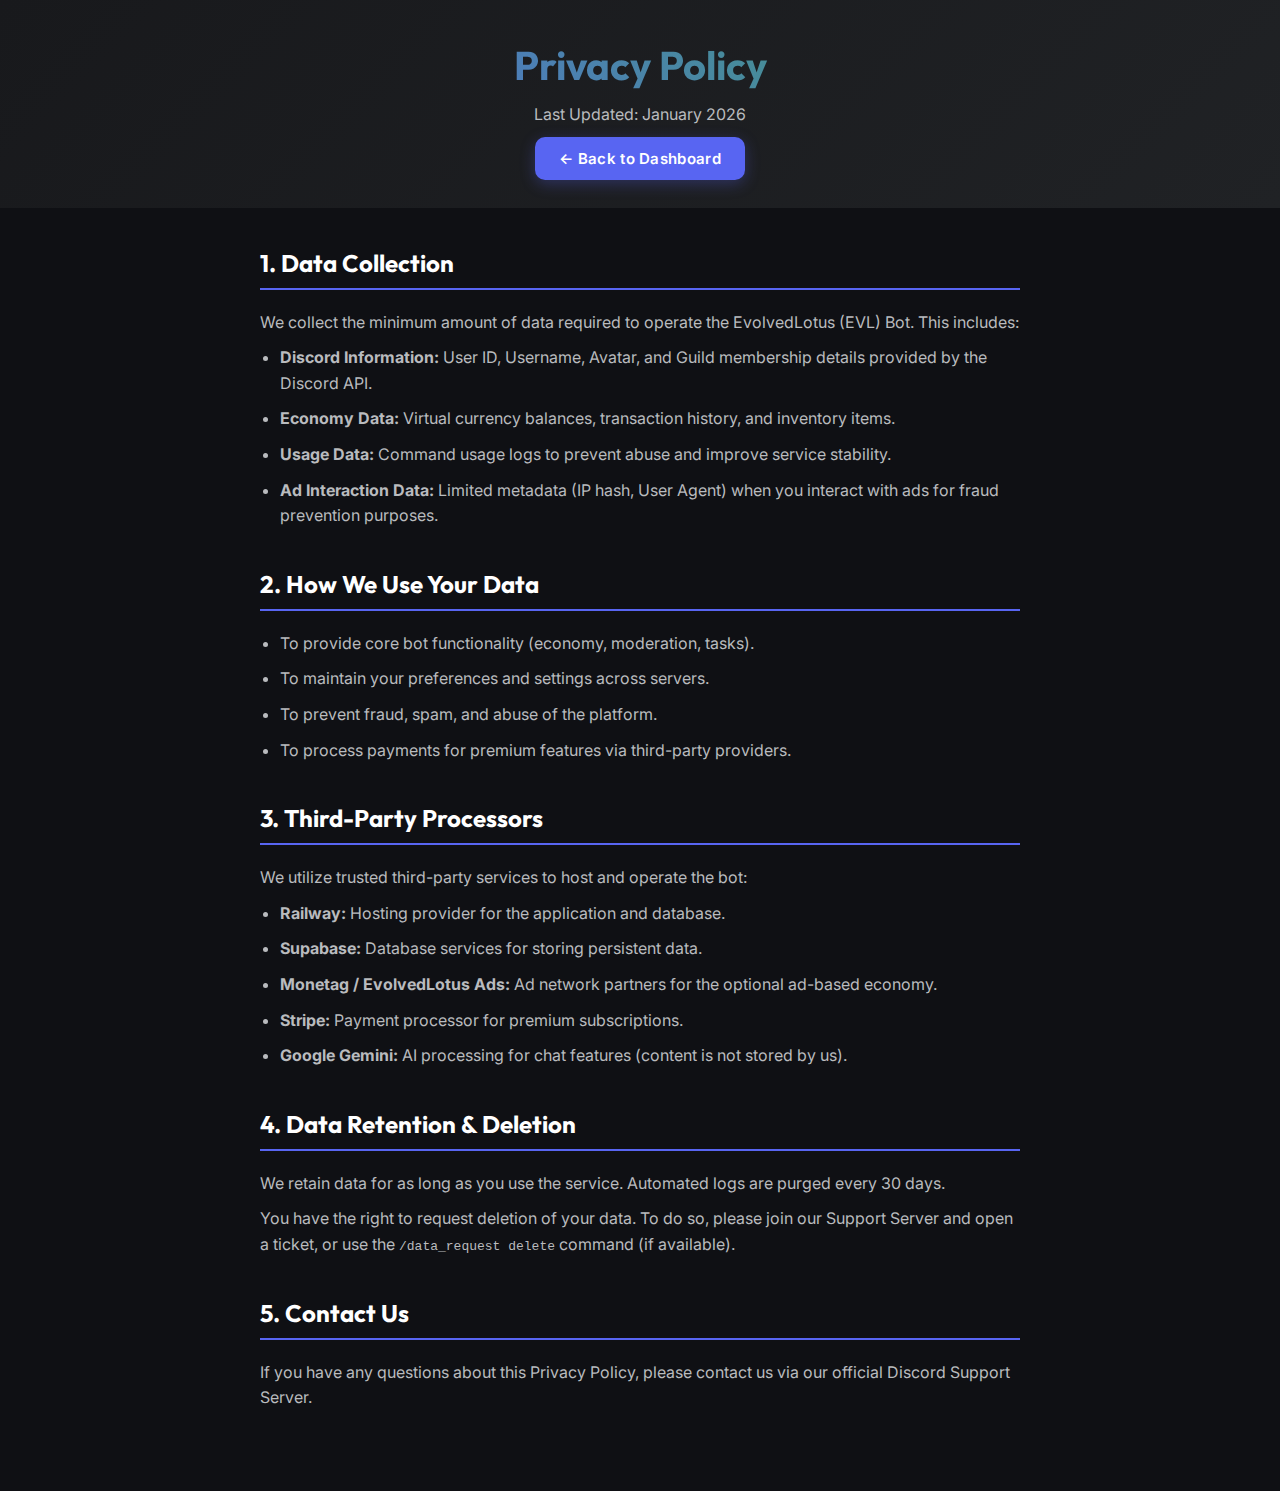
<file: docs/privacy.html>
<!DOCTYPE html>
<html lang="en">

<head>
    <meta charset="UTF-8">
    <meta name="viewport" content="width=device-width, initial-scale=1.0">
    <title>Privacy Policy - EVL Discord Bot</title>
    <link rel="stylesheet" href="./styles.css">
    <style>
        body {
            overflow-y: auto;
        }

        .docs-container {
            min-height: 100vh;
            background-color: var(--bg-primary);
        }

        .docs-header {
            background: linear-gradient(135deg, var(--bg-secondary) 0%, var(--bg-tertiary) 100%);
            border-bottom: 1px solid var(--border-primary);
            padding: 40px 20px;
            text-align: center;
        }

        .docs-header h1 {
            font-size: 2.5rem;
            margin-bottom: 12px;
            background: linear-gradient(45deg, var(--discord-blurple), var(--discord-green));
            -webkit-background-clip: text;
            -webkit-text-fill-color: transparent;
            background-clip: text;
        }

        .docs-content {
            max-width: 800px;
            margin: 0 auto;
            padding: 40px 20px;
        }

        .docs-section {
            margin-bottom: 40px;
        }

        h2 {
            border-bottom: 2px solid var(--discord-blurple);
            padding-bottom: 10px;
            margin-bottom: 20px;
        }

        h3 {
            color: var(--text-primary);
            margin-top: 25px;
            margin-bottom: 10px;
        }

        p,
        li {
            color: var(--text-secondary);
            line-height: 1.6;
            margin-bottom: 10px;
        }

        ul {
            padding-left: 20px;
        }
    </style>
</head>

<body>
    <div class="docs-container">
        <header class="docs-header">
            <h1>Privacy Policy</h1>
            <p>Last Updated: January 2026</p>
            <div style="margin-top:20px;">
                <a href="./index.html" class="btn-primary" style="text-decoration:none;">← Back to Dashboard</a>
            </div>
        </header>

        <div class="docs-content">
            <section class="docs-section">
                <h2>1. Data Collection</h2>
                <p>We collect the minimum amount of data required to operate the EvolvedLotus (EVL) Bot. This includes:
                </p>
                <ul>
                    <li><strong>Discord Information:</strong> User ID, Username, Avatar, and Guild membership details
                        provided by the Discord API.</li>
                    <li><strong>Economy Data:</strong> Virtual currency balances, transaction history, and inventory
                        items.</li>
                    <li><strong>Usage Data:</strong> Command usage logs to prevent abuse and improve service stability.
                    </li>
                    <li><strong>Ad Interaction Data:</strong> Limited metadata (IP hash, User Agent) when you interact
                        with ads for fraud prevention purposes.</li>
                </ul>
            </section>

            <section class="docs-section">
                <h2>2. How We Use Your Data</h2>
                <ul>
                    <li>To provide core bot functionality (economy, moderation, tasks).</li>
                    <li>To maintain your preferences and settings across servers.</li>
                    <li>To prevent fraud, spam, and abuse of the platform.</li>
                    <li>To process payments for premium features via third-party providers.</li>
                </ul>
            </section>

            <section class="docs-section">
                <h2>3. Third-Party Processors</h2>
                <p>We utilize trusted third-party services to host and operate the bot:</p>
                <ul>
                    <li><strong>Railway:</strong> Hosting provider for the application and database.</li>
                    <li><strong>Supabase:</strong> Database services for storing persistent data.</li>
                    <li><strong>Monetag / EvolvedLotus Ads:</strong> Ad network partners for the optional ad-based
                        economy.</li>
                    <li><strong>Stripe:</strong> Payment processor for premium subscriptions.</li>
                    <li><strong>Google Gemini:</strong> AI processing for chat features (content is not stored by us).
                    </li>
                </ul>
            </section>

            <section class="docs-section">
                <h2>4. Data Retention & Deletion</h2>
                <p>We retain data for as long as you use the service. Automated logs are purged every 30 days.</p>
                <p>You have the right to request deletion of your data. To do so, please join our Support Server and
                    open a ticket, or use the <code>/data_request delete</code> command (if available).</p>
            </section>

            <section class="docs-section">
                <h2>5. Contact Us</h2>
                <p>If you have any questions about this Privacy Policy, please contact us via our official Discord
                    Support Server.</p>
            </section>
        </div>
    </div>
</body>

</html>
</file>
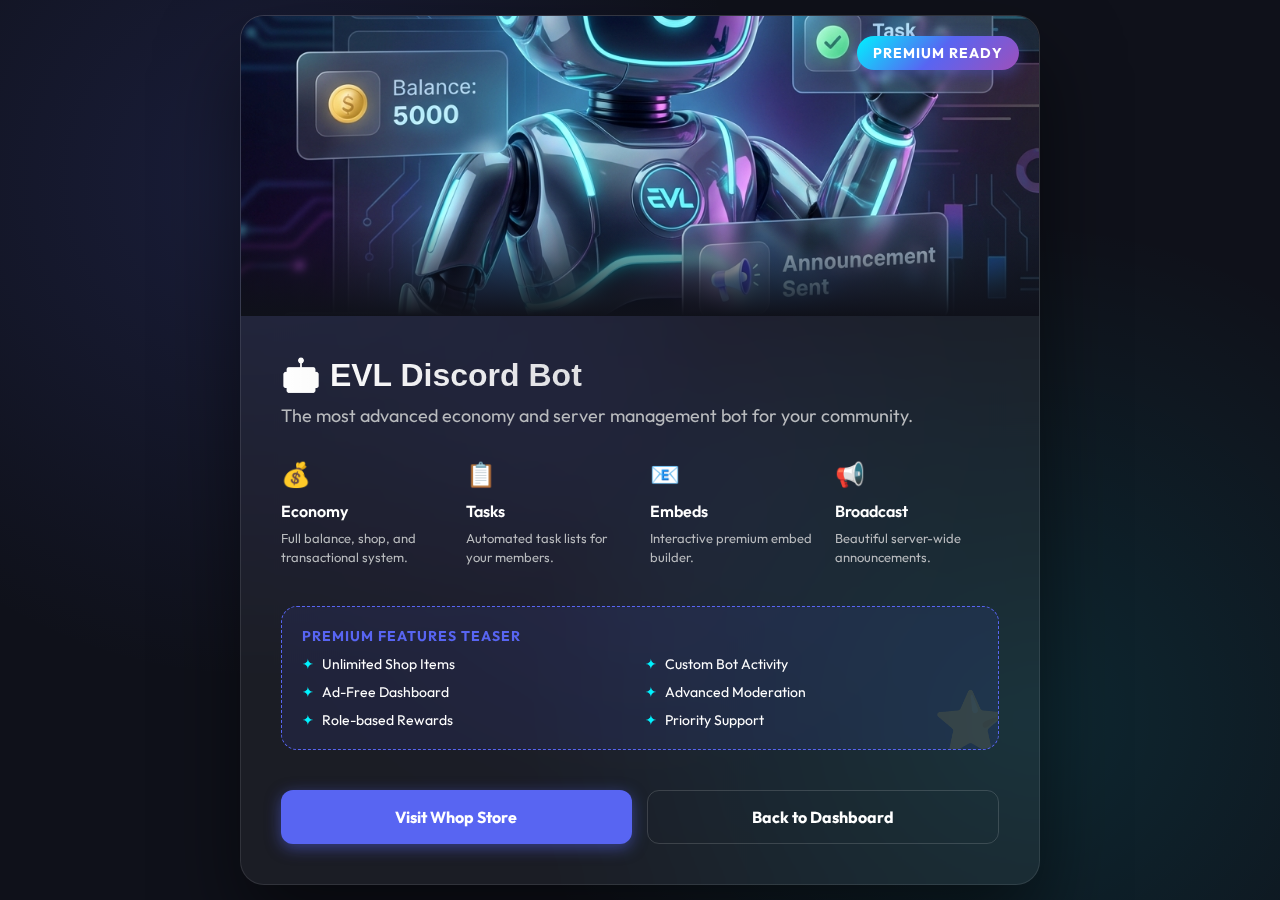
<file: docs/store-preview.html>
<!DOCTYPE html>
<html lang="en">

<head>
    <meta charset="UTF-8">
    <meta name="viewport" content="width=device-width, initial-scale=1.0">

    <!-- Link Preview / Open Graph Tags -->
    <title>EVL Bot | Premium Discord Experience</title>
    <meta name="description"
        content="Unlock the full potential of your Discord server with EVL Bot. Robust economy, automated tasks, and stunning embed management.">
    <meta property="og:title" content="🤖 EVL Bot - Premium Discord Dashboard">
    <meta property="og:description"
        content="Upgrade your community with advanced features: Unlimited Shop Items, Custom Tasks, and Ad-Free Experience.">
    <meta property="og:image" content="./static/images/promo_banner.png">
    <meta property="og:url" content="https://evolvedlotus.github.io/EVLDiscordBot/store-preview.html">
    <meta property="og:type" content="website">
    <meta name="twitter:card" content="summary_large_image">
    <meta name="twitter:title" content="EVL Bot | Premium Store">
    <meta name="twitter:description" content="Level up your server today with EVL Bot Premium.">
    <meta name="twitter:image" content="./static/images/promo_banner.png">

    <link rel="preconnect" href="https://fonts.googleapis.com">
    <link rel="preconnect" href="https://fonts.gstatic.com" crossorigin>
    <link
        href="https://fonts.googleapis.com/css2?family=Outfit:wght@300;400;600;700&family=Plus+Jakarta+Sans:wght@400;600;700&display=swap"
        rel="stylesheet">

    <style>
        :root {
            --primary: #5865F2;
            --primary-glow: rgba(88, 101, 242, 0.5);
            --accent: #00f2ff;
            --accent-purple: #9d50bb;
            --bg-dark: #0f111a;
            --card-bg: rgba(255, 255, 255, 0.05);
            --text-main: #ffffff;
            --text-dim: #b9bbbe;
            --premium-gradient: linear-gradient(135deg, #00f2ff 0%, #5865F2 50%, #9d50bb 100%);
        }

        * {
            margin: 0;
            padding: 0;
            box-sizing: border-box;
        }

        body {
            font-family: 'Outfit', sans-serif;
            background: var(--bg-dark);
            color: var(--text-main);
            display: flex;
            align-items: center;
            justify-content: center;
            min-height: 100vh;
            overflow: hidden;
            background-image:
                radial-gradient(circle at 20% 20%, rgba(88, 101, 242, 0.15) 0%, transparent 40%),
                radial-gradient(circle at 80% 80%, rgba(0, 242, 255, 0.1) 0%, transparent 40%);
        }

        /* Animated Background Particles */
        .bg-glow {
            position: absolute;
            width: 300px;
            height: 300px;
            background: var(--primary);
            filter: blur(150px);
            opacity: 0.2;
            border-radius: 50%;
            z-index: -1;
            animation: move-glow 20s infinite alternate;
        }

        @keyframes move-glow {
            from {
                transform: translate(-50%, -50%);
            }

            to {
                transform: translate(50%, 50%);
            }
        }

        /* Promo Card */
        .promo-card {
            width: 90%;
            max-width: 800px;
            background: var(--card-bg);
            backdrop-filter: blur(12px);
            -webkit-backdrop-filter: blur(12px);
            border: 1px solid rgba(255, 255, 255, 0.1);
            border-radius: 24px;
            overflow: hidden;
            display: flex;
            flex-direction: column;
            box-shadow: 0 40px 80px rgba(0, 0, 0, 0.5);
            animation: fade-in-up 0.8s cubic-bezier(0.16, 1, 0.3, 1);
        }

        @keyframes fade-in-up {
            from {
                opacity: 0;
                transform: translateY(30px) scale(0.95);
            }

            to {
                opacity: 1;
                transform: translateY(0) scale(1);
            }
        }

        /* Header Image Section */
        .banner {
            width: 100%;
            height: 300px;
            position: relative;
            background: #1e2124;
            overflow: hidden;
        }

        .banner img {
            width: 100%;
            height: 100%;
            object-fit: cover;
            transition: transform 0.8s ease;
        }

        .promo-card:hover .banner img {
            transform: scale(1.05);
        }

        .banner-overlay {
            position: absolute;
            bottom: 0;
            left: 0;
            right: 0;
            height: 100px;
            background: linear-gradient(to top, var(--bg-dark), transparent);
        }

        .tier-badge {
            position: absolute;
            top: 20px;
            right: 20px;
            background: var(--premium-gradient);
            color: white;
            padding: 8px 16px;
            border-radius: 100px;
            font-weight: 700;
            font-size: 14px;
            text-transform: uppercase;
            letter-spacing: 1px;
            box-shadow: 0 4px 15px rgba(88, 101, 242, 0.4);
        }

        /* Content Section */
        .content {
            padding: 40px;
        }

        .header {
            margin-bottom: 30px;
        }

        h1 {
            font-family: 'Plus+Jakarta+Sans', sans-serif;
            font-size: 32px;
            font-weight: 700;
            margin-bottom: 8px;
            background: linear-gradient(to right, #fff, #ffffffaa);
            -webkit-background-clip: text;
            background-clip: text;
            -webkit-text-fill-color: transparent;
        }

        .tagline {
            color: var(--text-dim);
            font-size: 18px;
            line-height: 1.5;
        }

        /* Features Grid */
        .features-grid {
            display: grid;
            grid-template-columns: repeat(auto-fit, minmax(150px, 1fr));
            gap: 20px;
            margin-bottom: 40px;
        }

        .feature-item {
            display: flex;
            flex-direction: column;
            gap: 8px;
        }

        .feature-icon {
            font-size: 24px;
            margin-bottom: 4px;
        }

        .feature-title {
            font-weight: 600;
            font-size: 16px;
            color: #fff;
        }

        .feature-desc {
            font-size: 13px;
            color: var(--text-dim);
            line-height: 1.4;
        }

        /* Premium Teaser */
        .premium-teaser {
            background: rgba(88, 101, 242, 0.1);
            border: 1px dashed var(--primary);
            border-radius: 16px;
            padding: 20px;
            margin-bottom: 40px;
            position: relative;
            overflow: hidden;
        }

        .premium-teaser::before {
            content: '⭐';
            position: absolute;
            right: -10px;
            bottom: -10px;
            font-size: 60px;
            opacity: 0.1;
        }

        .teaser-title {
            font-weight: 700;
            color: var(--primary);
            margin-bottom: 10px;
            font-size: 14px;
            text-transform: uppercase;
            letter-spacing: 1px;
        }

        .teaser-list {
            list-style: none;
            display: grid;
            grid-template-columns: 1fr 1fr;
            gap: 10px;
        }

        .teaser-list li {
            font-size: 14px;
            color: var(--text-main);
            display: flex;
            align-items: center;
            gap: 8px;
        }

        .teaser-list li::before {
            content: '✦';
            color: var(--accent);
        }

        /* Action Section */
        .actions {
            display: flex;
            gap: 15px;
        }

        .btn {
            flex: 1;
            padding: 16px;
            border-radius: 12px;
            font-size: 16px;
            font-weight: 700;
            text-align: center;
            cursor: pointer;
            transition: all 0.3s cubic-bezier(0.16, 1, 0.3, 1);
            text-decoration: none;
            display: flex;
            align-items: center;
            justify-content: center;
            gap: 10px;
        }

        .btn-primary {
            background: var(--primary);
            color: white;
            box-shadow: 0 4px 15px var(--primary-glow);
        }

        .btn-primary:hover {
            background: #4752c4;
            transform: translateY(-2px);
            box-shadow: 0 8px 25px var(--primary-glow);
        }

        .btn-outline {
            background: transparent;
            border: 1px solid rgba(255, 255, 255, 0.15);
            color: white;
        }

        .btn-outline:hover {
            background: rgba(255, 255, 255, 0.05);
            border-color: rgba(255, 255, 255, 0.3);
            transform: translateY(-2px);
        }

        /* Mobile Responsive */
        @media (max-width: 600px) {
            .teaser-list {
                grid-template-columns: 1fr;
            }

            .banner {
                height: 200px;
            }

            .content {
                padding: 25px;
            }

            h1 {
                font-size: 24px;
            }

            .actions {
                flex-direction: column;
            }
        }
    </style>
</head>

<body>

    <div class="bg-glow"></div>

    <div class="promo-card">
        <div class="banner">
            <img src="./static/images/promo_banner.png" alt="EVL Bot Banner">
            <div class="banner-overlay"></div>
            <div class="tier-badge">Premium Ready</div>
        </div>

        <div class="content">
            <div class="header">
                <h1>🤖 EVL Discord Bot</h1>
                <p class="tagline">The most advanced economy and server management bot for your community.</p>
            </div>

            <div class="features-grid">
                <div class="feature-item">
                    <span class="feature-icon">💰</span>
                    <span class="feature-title">Economy</span>
                    <span class="feature-desc">Full balance, shop, and transactional system.</span>
                </div>
                <div class="feature-item">
                    <span class="feature-icon">📋</span>
                    <span class="feature-title">Tasks</span>
                    <span class="feature-desc">Automated task lists for your members.</span>
                </div>
                <div class="feature-item">
                    <span class="feature-icon">📧</span>
                    <span class="feature-title">Embeds</span>
                    <span class="feature-desc">Interactive premium embed builder.</span>
                </div>
                <div class="feature-item">
                    <span class="feature-icon">📢</span>
                    <span class="feature-title">Broadcast</span>
                    <span class="feature-desc">Beautiful server-wide announcements.</span>
                </div>
            </div>

            <div class="premium-teaser">
                <div class="teaser-title">Premium Features Teaser</div>
                <ul class="teaser-list">
                    <li>Unlimited Shop Items</li>
                    <li>Custom Bot Activity</li>
                    <li>Ad-Free Dashboard</li>
                    <li>Advanced Moderation</li>
                    <li>Role-based Rewards</li>
                    <li>Priority Support</li>
                </ul>
            </div>

            <div class="actions">
                <a href="https://whop.com/evolvedlotus" class="btn btn-primary" id="whop-btn">
                    Visit Whop Store
                </a>
                <a href="./index.html" class="btn btn-outline">
                    Back to Dashboard
                </a>
            </div>
        </div>
    </div>

    <script>
        // Check for guild_id in URL to personalize the store link if needed
        const urlParams = new URLSearchParams(window.location.search);
        const guildId = urlParams.get('guild_id');
        const whopBtn = document.getElementById('whop-btn');

        if (guildId && whopBtn) {
            // Updated to use the general store URL with metadata as requested (not a specific product)
            whopBtn.href = `https://whop.com/evolvedlotus?d2c=true&metadata[guild_id]=${guildId}`;
            whopBtn.innerHTML = "Get Premium for your Server";
        }
    </script>
</body>

</html>
</file>
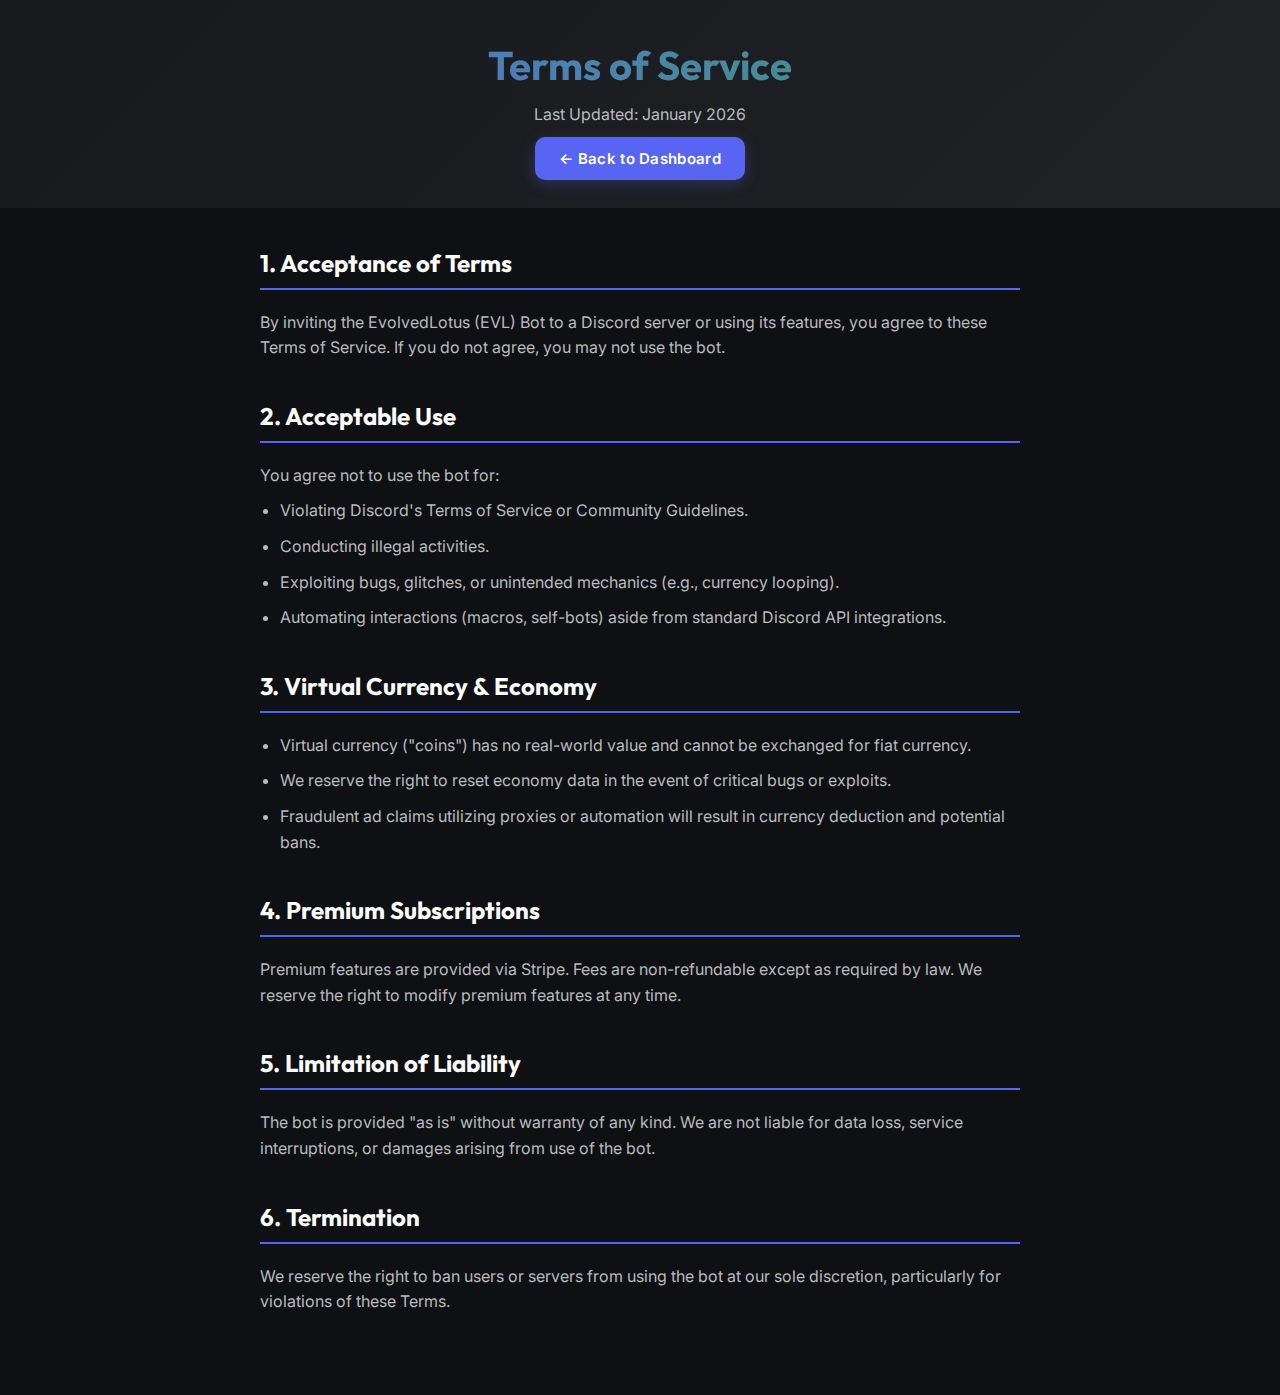
<file: docs/terms.html>
<!DOCTYPE html>
<html lang="en">

<head>
    <meta charset="UTF-8">
    <meta name="viewport" content="width=device-width, initial-scale=1.0">
    <title>Terms of Service - EVL Discord Bot</title>
    <link rel="stylesheet" href="./styles.css">
    <style>
        body {
            overflow-y: auto;
        }

        .docs-container {
            min-height: 100vh;
            background-color: var(--bg-primary);
        }

        .docs-header {
            background: linear-gradient(135deg, var(--bg-secondary) 0%, var(--bg-tertiary) 100%);
            border-bottom: 1px solid var(--border-primary);
            padding: 40px 20px;
            text-align: center;
        }

        .docs-header h1 {
            font-size: 2.5rem;
            margin-bottom: 12px;
            background: linear-gradient(45deg, var(--discord-blurple), var(--discord-green));
            -webkit-background-clip: text;
            -webkit-text-fill-color: transparent;
            background-clip: text;
        }

        .docs-content {
            max-width: 800px;
            margin: 0 auto;
            padding: 40px 20px;
        }

        .docs-section {
            margin-bottom: 40px;
        }

        h2 {
            border-bottom: 2px solid var(--discord-blurple);
            padding-bottom: 10px;
            margin-bottom: 20px;
        }

        h3 {
            color: var(--text-primary);
            margin-top: 25px;
            margin-bottom: 10px;
        }

        p,
        li {
            color: var(--text-secondary);
            line-height: 1.6;
            margin-bottom: 10px;
        }

        ul {
            padding-left: 20px;
        }
    </style>
</head>

<body>
    <div class="docs-container">
        <header class="docs-header">
            <h1>Terms of Service</h1>
            <p>Last Updated: January 2026</p>
            <div style="margin-top:20px;">
                <a href="./index.html" class="btn-primary" style="text-decoration:none;">← Back to Dashboard</a>
            </div>
        </header>

        <div class="docs-content">
            <section class="docs-section">
                <h2>1. Acceptance of Terms</h2>
                <p>By inviting the EvolvedLotus (EVL) Bot to a Discord server or using its features, you agree to these
                    Terms of Service. If you do not agree, you may not use the bot.</p>
            </section>

            <section class="docs-section">
                <h2>2. Acceptable Use</h2>
                <p>You agree not to use the bot for:</p>
                <ul>
                    <li>Violating Discord's Terms of Service or Community Guidelines.</li>
                    <li>Conducting illegal activities.</li>
                    <li>Exploiting bugs, glitches, or unintended mechanics (e.g., currency looping).</li>
                    <li>Automating interactions (macros, self-bots) aside from standard Discord API integrations.</li>
                </ul>
            </section>

            <section class="docs-section">
                <h2>3. Virtual Currency & Economy</h2>
                <ul>
                    <li>Virtual currency ("coins") has no real-world value and cannot be exchanged for fiat currency.
                    </li>
                    <li>We reserve the right to reset economy data in the event of critical bugs or exploits.</li>
                    <li>Fraudulent ad claims utilizing proxies or automation will result in currency deduction and
                        potential bans.</li>
                </ul>
            </section>

            <section class="docs-section">
                <h2>4. Premium Subscriptions</h2>
                <p>Premium features are provided via Stripe. Fees are non-refundable except as required by law. We
                    reserve
                    the right to modify premium features at any time.</p>
            </section>

            <section class="docs-section">
                <h2>5. Limitation of Liability</h2>
                <p>The bot is provided "as is" without warranty of any kind. We are not liable for data loss, service
                    interruptions, or damages arising from use of the bot.</p>
            </section>

            <section class="docs-section">
                <h2>6. Termination</h2>
                <p>We reserve the right to ban users or servers from using the bot at our sole discretion, particularly
                    for violations of these Terms.</p>
            </section>
        </div>
    </div>
</body>

</html>
</file>
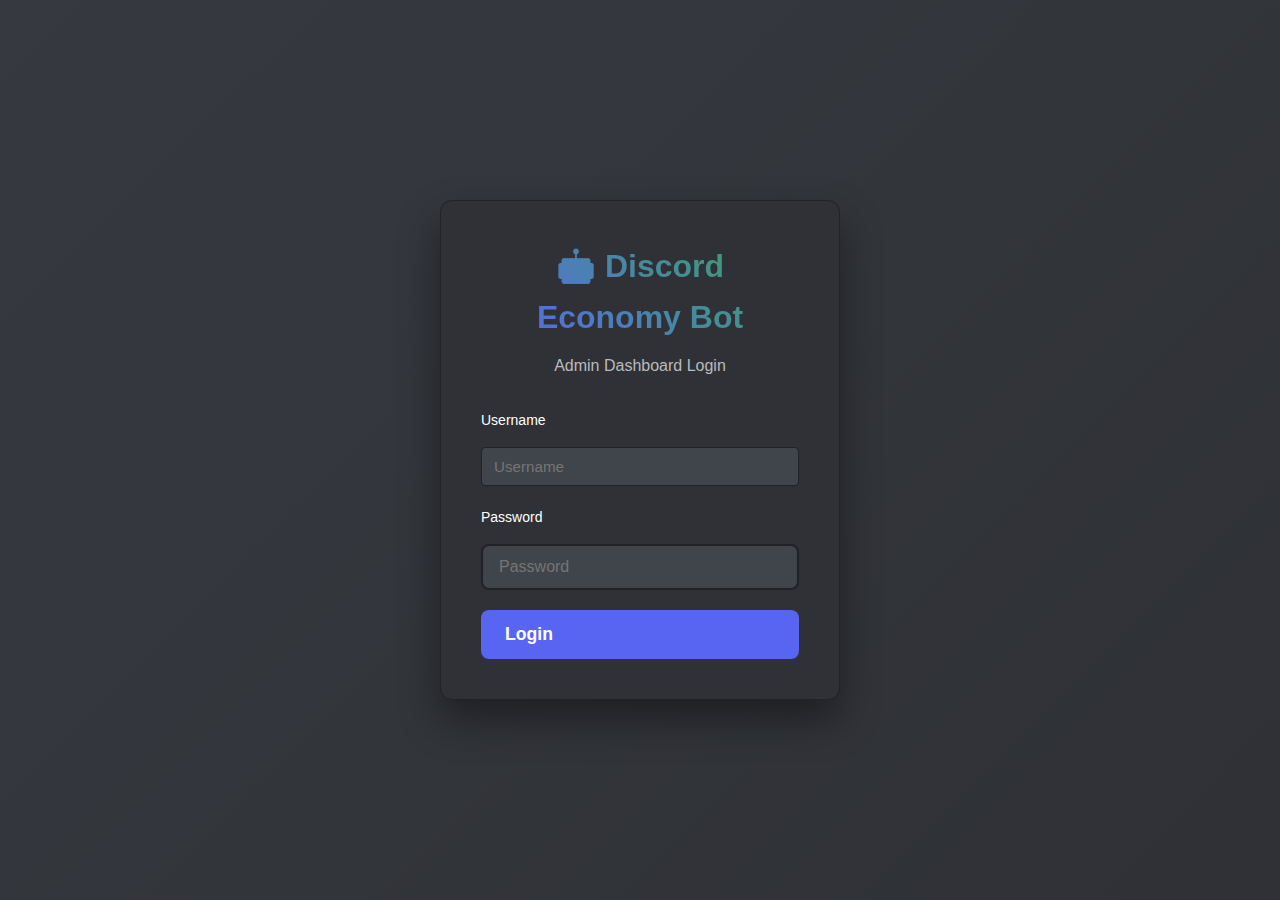
<file: web/login.html>
<!DOCTYPE html>
<html lang="en">
<head>
    <meta charset="UTF-8">
    <meta name="viewport" content="width=device-width, initial-scale=1.0">
    <title>Redirecting to Discord Bot CMS...</title>
    <script>
        // Redirect to the main dashboard
        window.location.href = '/index.html';
    </script>
</head>
<body>
    <p>Redirecting to the Discord Bot CMS dashboard...</p>
    <p>If you are not redirected automatically, <a href="/index.html">click here</a>.</p>
</body>
</html>
</file>
<file: styles.css>
/* styles.css - Complete styling */

:root {
    --primary-color: #5865F2;
    --secondary-color: #4752C4;
    --success-color: #3BA55D;
    --danger-color: #ED4245;
    --warning-color: #FAA81A;
    --background: #36393F;
    --surface: #2F3136;
    --surface-light: #40444B;
    --text-primary: #FFFFFF;
    --text-secondary: #B9BBBE;
    --border-color: #202225;
}

/* Login Screen Styles */
.login-screen {
    position: fixed;
    top: 0;
    left: 0;
    width: 100%;
    height: 100%;
    background: linear-gradient(135deg, var(--background) 0%, var(--surface) 100%);
    display: flex;
    align-items: center;
    justify-content: center;
    z-index: 10000;
}

.login-container {
    background-color: var(--surface);
    border-radius: 12px;
    padding: 40px;
    box-shadow: 0 20px 40px rgba(0, 0, 0, 0.4);
    border: 1px solid var(--border-color);
    width: 100%;
    max-width: 400px;
    text-align: center;
}

.login-header {
    margin-bottom: 30px;
}

.login-header h1 {
    font-size: 2rem;
    margin-bottom: 10px;
    background: linear-gradient(45deg, var(--primary-color), var(--success-color));
    -webkit-background-clip: text;
    -webkit-text-fill-color: transparent;
    background-clip: text;
}

.login-header p {
    color: var(--text-secondary);
    font-size: 1rem;
}

.login-form {
    display: flex;
    flex-direction: column;
    gap: 20px;
}

.login-form .form-group {
    text-align: left;
    margin-bottom: 0;
}

.login-form .form-group label {
    display: block;
    margin-bottom: 8px;
    color: var(--text-primary);
    font-weight: 500;
}

.login-form input[type="text"],
.login-form input[type="password"] {
    width: 100%;
    padding: 12px 16px;
    background-color: var(--surface-light);
    color: var(--text-primary);
    border: 2px solid var(--border-color);
    border-radius: 8px;
    font-size: 1rem;
    transition: border-color 0.3s ease;
}

.login-form input:focus {
    outline: none;
    border-color: var(--primary-color);
    box-shadow: 0 0 0 3px rgba(88, 101, 242, 0.1);
}

.btn-large {
    padding: 14px 24px;
    font-size: 1.1rem;
    font-weight: 600;
    border-radius: 8px;
    cursor: pointer;
    transition: all 0.3s ease;
}

.btn-large:hover {
    transform: translateY(-1px);
    box-shadow: 0 4px 12px rgba(88, 101, 242, 0.3);
}

.login-error {
    margin-top: 20px;
    padding: 12px;
    background-color: rgba(237, 66, 69, 0.1);
    border: 1px solid var(--danger-color);
    border-radius: 6px;
    color: var(--danger-color);
    font-size: 0.9rem;
    display: none;
}

* {
    margin: 0;
    padding: 0;
    box-sizing: border-box;
}

body {
    font-family: 'Segoe UI', Tahoma, Geneva, Verdana, sans-serif;
    background-color: var(--background);
    color: var(--text-primary);
    line-height: 1.6;
}

.dashboard-container {
    display: flex;
    min-height: 100vh;
    height: 100vh;
    overflow: hidden;
}

/* Sidebar Styles */
.sidebar {
    width: 280px;
    background-color: var(--surface);
    border-right: 1px solid var(--border-color);
    display: flex;
    flex-direction: column;
    overflow-y: auto;
    flex-shrink: 0;
}

.sidebar-header {
    padding: 20px;
    border-bottom: 1px solid var(--border-color);
}

.sidebar-header h1 {
    font-size: 1.5rem;
    margin-bottom: 5px;
}

.version {
    color: var(--text-secondary);
    font-size: 0.85rem;
}

.server-selector {
    padding: 20px;
    border-bottom: 1px solid var(--border-color);
}

.server-selector label {
    display: block;
    margin-bottom: 8px;
    font-size: 0.9rem;
    color: var(--text-secondary);
}

#server-select {
    width: 100%;
    padding: 10px;
    background-color: var(--surface-light);
    color: var(--text-primary);
    border: 1px solid var(--border-color);
    border-radius: 4px;
    font-size: 0.95rem;
    cursor: pointer;
}

.nav-menu {
    flex: 1;
    padding: 10px;
}

.tab-button {
    width: 100%;
    padding: 12px 15px;
    margin-bottom: 5px;
    background-color: transparent;
    color: var(--text-secondary);
    border: none;
    border-radius: 4px;
    text-align: left;
    font-size: 0.95rem;
    cursor: pointer;
    transition: all 0.2s;
}

.tab-button:hover {
    background-color: var(--surface-light);
    color: var(--text-primary);
}

.tab-button.active {
    background-color: var(--primary-color);
    color: var(--text-primary);
}

.sidebar-footer {
    padding: 20px;
    border-top: 1px solid var(--border-color);
}

.bot-status {
    display: flex;
    align-items: center;
    gap: 8px;
    margin-top: 10px;
    font-size: 0.85rem;
}

.status-indicator {
    width: 10px;
    height: 10px;
    border-radius: 50%;
    background-color: var(--text-secondary);
}

.status-indicator.online {
    background-color: var(--success-color);
    box-shadow: 0 0 8px var(--success-color);
}

.status-indicator.offline {
    background-color: var(--danger-color);
}

/* Main Content Styles */
.main-content {
    flex: 1;
    overflow-y: auto;
    padding: 20px;
    min-width: 0; /* Allow flex shrinking */
}

.tab-content {
    display: none;
}

.tab-content.active {
    display: block;
}

.section-header {
    display: flex;
    justify-content: space-between;
    align-items: center;
    margin-bottom: 25px;
    padding-bottom: 15px;
    border-bottom: 2px solid var(--border-color);
}

.section-header h2 {
    font-size: 1.75rem;
}

.header-actions {
    display: flex;
    gap: 10px;
}

/* Button Styles */
button, .btn {
    padding: 10px 20px;
    border: none;
    border-radius: 4px;
    font-size: 0.95rem;
    font-weight: 500;
    cursor: pointer;
    transition: all 0.2s;
    display: inline-flex;
    align-items: center;
    gap: 5px;
}

.btn-primary {
    background-color: var(--primary-color);
    color: white;
}

.btn-primary:hover {
    background-color: var(--secondary-color);
}

.btn-secondary {
    background-color: var(--surface-light);
    color: var(--text-primary);
}

.btn-secondary:hover {
    background-color: #4A4F56;
}

.btn-success {
    background-color: var(--success-color);
    color: white;
}

.btn-success:hover {
    background-color: #2D7D46;
}

.btn-danger {
    background-color: var(--danger-color);
    color: white;
}

.btn-danger:hover {
    background-color: #C03537;
}

.btn-warning {
    background-color: var(--warning-color);
    color: white;
}

.btn-small {
    padding: 6px 12px;
    font-size: 0.85rem;
}

.btn-close {
    background: transparent;
    color: var(--text-secondary);
    padding: 5px 10px;
    font-size: 1.5rem;
}

.btn-close:hover {
    color: var(--text-primary);
}

/* Content Area */
.content-area {
    background-color: var(--surface);
    border-radius: 8px;
    padding: 20px;
    min-height: 400px;
}

.loading, .empty-state, .error-state {
    text-align: center;
    padding: 60px 20px;
    color: var(--text-secondary);
    font-size: 1.1rem;
}

.error-state {
    color: var(--danger-color);
}

/* Table Styles */
.table-container {
    overflow-x: auto;
}

table {
    width: 100%;
    border-collapse: collapse;
}

thead {
    background-color: var(--surface-light);
}

th {
    padding: 12px;
    text-align: left;
    font-weight: 600;
    color: var(--text-secondary);
    border-bottom: 2px solid var(--border-color);
}

td {
    padding: 12px;
    border-bottom: 1px solid var(--border-color);
}

tr:hover {
    background-color: var(--surface-light);
}

tr.selected {
    background-color: rgba(88, 101, 242, 0.2);
}

/* User Styles */
.user-info {
    display: flex;
    align-items: center;
    gap: 12px;
}

.user-avatar-small {
    width: 32px;
    height: 32px;
    border-radius: 50%;
    object-fit: cover;
    border: 2px solid var(--border-color);
}

.user-avatar {
    width: 40px;
    height: 40px;
    border-radius: 50%;
    object-fit: cover;
    border: 2px solid var(--border-color);
}

.user-details {
    display: flex;
    flex-direction: column;
}

.user-name {
    font-weight: 600;
    color: var(--text-primary);
    display: flex;
    align-items: center;
    gap: 8px;
}

.user-username {
    font-size: 0.85rem;
    color: var(--text-secondary);
    font-family: 'Segoe UI', sans-serif;
}

.user-roles {
    font-size: 0.8rem;
    color: var(--text-secondary);
    margin-top: 2px;
}

.user-id {
    font-size: 0.85rem;
    color: var(--text-secondary);
    font-family: monospace;
}

.balance-amount {
    font-weight: 600;
    color: var(--success-color);
}

/* Management Panel */
.management-panel {
    position: fixed;
    right: 20px;
    top: 120px;
    width: 320px;
    background-color: var(--surface);
    border: 1px solid var(--border-color);
    border-radius: 8px;
    box-shadow: 0 4px 20px rgba(0, 0, 0, 0.4);
    z-index: 1000;
    max-height: calc(100vh - 140px);
    overflow-y: auto;
}

.panel-header {
    display: flex;
    justify-content: space-between;
    align-items: center;
    padding: 15px 20px;
    border-bottom: 1px solid var(--border-color);
}

.panel-header h3 {
    font-size: 1.1rem;
}

.panel-content {
    padding: 20px;
}

.balance-display {
    padding: 15px;
    background-color: var(--surface-light);
    border-radius: 4px;
    margin-bottom: 20px;
    text-align: center;
}

.balance-display label {
    display: block;
    color: var(--text-secondary);
    font-size: 0.9rem;
    margin-bottom: 5px;
}

.balance-value {
    font-size: 2rem;
    font-weight: 700;
    color: var(--success-color);
}

.action-section {
    margin-bottom: 20px;
}

.action-section h4 {
    margin-bottom: 10px;
    color: var(--text-secondary);
    font-size: 0.9rem;
    text-transform: uppercase;
}

.quick-actions {
    display: grid;
    grid-template-columns: repeat(3, 1fr);
    gap: 8px;
}

.btn-action {
    padding: 10px;
    font-size: 0.9rem;
    font-weight: 600;
}

.custom-balance-form {
    display: flex;
    flex-direction: column;
    gap: 10px;
}

.form-control {
    width: 100%;
    padding: 10px;
    background-color: var(--surface-light);
    color: var(--text-primary);
    border: 1px solid var(--border-color);
    border-radius: 4px;
    font-size: 0.95rem;
}

.form-control:focus {
    outline: none;
    border-color: var(--primary-color);
}

.button-group {
    display: flex;
    gap: 8px;
}

.button-group button {
    flex: 1;
}

/* Notification Toast */
#notification-container {
    position: fixed;
    top: 20px;
    right: 20px;
    z-index: 9999;
    display: flex;
    flex-direction: column;
    gap: 10px;
}

.notification {
    padding: 15px 20px;
    background-color: var(--surface);
    border-left: 4px solid var(--primary-color);
    border-radius: 4px;
    box-shadow: 0 4px 12px rgba(0, 0, 0, 0.3);
    min-width: 300px;
    animation: slideIn 0.3s ease-out;
}

.notification.success {
    border-left-color: var(--success-color);
}

.notification.error {
    border-left-color: var(--danger-color);
}

.notification.warning {
    border-left-color: var(--warning-color);
}

.notification.info {
    border-left-color: var(--primary-color);
}

@keyframes slideIn {
    from {
        transform: translateX(400px);
        opacity: 0;
    }
    to {
        transform: translateX(0);
        opacity: 1;
    }
}

/* Transaction Styles */
.source-badge {
    padding: 4px 8px;
    border-radius: 4px;
    font-size: 0.75rem;
    font-weight: 600;
    text-transform: uppercase;
}

.source-discord {
    background-color: rgba(88, 101, 242, 0.2);
    color: var(--primary-color);
}

.source-cms {
    background-color: rgba(250, 168, 26, 0.2);
    color: var(--warning-color);
}

.positive {
    color: var(--success-color);
}

.negative {
    color: var(--danger-color);
}

/* Announcements Styling */
.announcements-container {
    padding: 20px;
}

.announcements-header {
    display: flex;
    justify-content: space-between;
    align-items: center;
    margin-bottom: 30px;
}

.announcements-header h2 {
    margin: 0;
    font-size: 24px;
    color: var(--text-primary);
}

.announcements-actions {
    display: flex;
    gap: 10px;
}

.announcements-list {
    display: flex;
    flex-direction: column;
    gap: 15px;
}

.announcement-card {
    background: var(--surface);
    border: 1px solid var(--border-color);
    border-radius: 8px;
    padding: 20px;
    transition: box-shadow 0.2s;
}

.announcement-card:hover {
    box-shadow: 0 2px 8px rgba(0,0,0,0.1);
}

.announcement-header {
    display: flex;
    justify-content: space-between;
    align-items: flex-start;
    margin-bottom: 15px;
}

.announcement-title {
    display: flex;
    align-items: center;
    gap: 10px;
    flex: 1;
}

.announcement-title h3 {
    margin: 0;
    font-size: 18px;
    color: var(--text-primary);
}

.announcement-type {
    font-size: 20px;
}

.pinned-badge {
    background: var(--warning-color);
    color: white;
    padding: 2px 8px;
    border-radius: 4px;
    font-size: 12px;
    font-weight: bold;
}

.announcement-actions {
    display: flex;
    gap: 5px;
}

.btn-small {
    padding: 5px 10px;
    font-size: 14px;
    border: 1px solid var(--border-color);
    background: var(--surface-light);
    color: var(--text-primary);
    border-radius: 4px;
    cursor: pointer;
    transition: all 0.2s;
}

.btn-small:hover {
    background: #4A4F56;
}

.btn-small.btn-danger:hover {
    background: var(--danger-color);
    color: white;
    border-color: var(--danger-color);
}

.announcement-content {
    margin: 15px 0;
    line-height: 1.6;
    color: var(--text-secondary);
}

.announcement-content p {
    margin: 0;
    white-space: pre-wrap;
}

.announcement-meta {
    display: flex;
    gap: 15px;
    font-size: 12px;
    color: var(--text-secondary);
    flex-wrap: wrap;
}

.announcement-meta a {
    color: var(--primary-color);
    text-decoration: none;
}

.announcement-meta a:hover {
    text-decoration: underline;
}

.task-link {
    background: rgba(250, 168, 26, 0.1);
    border: 1px solid rgba(250, 168, 26, 0.3);
    color: var(--warning-color);
    padding: 8px 12px;
    border-radius: 4px;
    margin-top: 10px;
    font-size: 14px;
}

/* Modal Styles */
.modal {
    display: none;
    position: fixed;
    z-index: 10000;
    left: 0;
    top: 0;
    width: 100%;
    height: 100%;
    background-color: rgba(0, 0, 0, 0.8);
}

.modal-content {
    background-color: var(--surface);
    margin: 5% auto;
    padding: 0;
    border: 1px solid var(--border-color);
    border-radius: 8px;
    width: 90%;
    max-width: 600px;
    max-height: 90vh;
    overflow-y: auto;
}

.modal-close {
    position: absolute;
    top: 10px;
    right: 15px;
    color: var(--text-secondary);
    font-size: 28px;
    font-weight: bold;
    cursor: pointer;
}

.modal-close:hover {
    color: var(--text-primary);
}

.modal-body {
    padding: 20px;
}

/* Form Styles */
.form-group {
    margin-bottom: 20px;
}

.form-group label {
    display: block;
    margin-bottom: 5px;
    color: var(--text-primary);
    font-weight: 500;
}

.checkbox-group {
    display: flex;
    align-items: center;
    gap: 8px;
}

.checkbox-group label {
    display: flex;
    align-items: center;
    gap: 8px;
    margin: 0;
    cursor: pointer;
}

.form-actions {
    display: flex;
    gap: 10px;
    justify-content: flex-end;
    margin-top: 30px;
    padding-top: 20px;
    border-top: 1px solid var(--border-color);
}

/* Embed Styles */
.embeds-grid {
    display: grid;
    grid-template-columns: repeat(auto-fill, minmax(300px, 1fr));
    gap: 20px;
    margin-top: 20px;
}

.embed-card {
    border: 1px solid var(--border-color);
    border-radius: 8px;
    padding: 15px;
    background: var(--surface);
    transition: transform 0.2s, box-shadow 0.2s;
}

.embed-card:hover {
    transform: translateY(-2px);
    box-shadow: 0 4px 12px rgba(0,0,0,0.1);
}

.embed-card-header {
    display: flex;
    justify-content: space-between;
    align-items: flex-start;
    margin-bottom: 10px;
}

.embed-card-title {
    font-weight: bold;
    font-size: 16px;
    color: var(--text-primary);
}

.embed-card-type {
    background: var(--primary-color);
    color: white;
    padding: 2px 8px;
    border-radius: 4px;
    font-size: 12px;
}

.embed-card-description {
    color: var(--text-secondary);
    font-size: 14px;
    margin-bottom: 10px;
    display: -webkit-box;
    -webkit-line-clamp: 3;
    -webkit-box-orient: vertical;
    overflow: hidden;
}

.embed-card-footer {
    display: flex;
    justify-content: space-between;
    align-items: center;
    font-size: 12px;
    color: var(--text-secondary);
}

.embed-card-actions {
    display: flex;
    gap: 8px;
}

.embed-card-actions button {
    padding: 4px 8px;
    font-size: 12px;
}

/* Embed Modal Styles */
.embed-editor {
    display: grid;
    grid-template-columns: 1fr 400px;
    gap: 30px;
    max-height: 70vh;
    overflow-y: auto;
}

.embed-form {
    display: flex;
    flex-direction: column;
    gap: 15px;
}

.form-row {
    display: grid;
    grid-template-columns: 1fr 1fr;
    gap: 15px;
}

.color-input-group {
    display: flex;
    gap: 10px;
}

.color-input-group input[type="color"] {
    width: 60px;
    height: 38px;
    border: 1px solid var(--border-color);
    border-radius: 4px;
    cursor: pointer;
}

.color-input-group input[type="text"] {
    flex: 1;
}

.char-count {
    float: right;
    font-size: 12px;
    color: var(--text-secondary);
}

.embed-field-item {
    border: 1px solid var(--border-color);
    border-radius: 4px;
    padding: 10px;
    margin-bottom: 10px;
    background: var(--surface-light);
}

.embed-field-item .field-header {
    display: flex;
    justify-content: space-between;
    align-items: center;
    margin-bottom: 8px;
}

.embed-field-item input,
.embed-field-item textarea {
    margin-bottom: 8px;
}

.embed-field-item label {
    display: flex;
    align-items: center;
    gap: 5px;
    font-size: 12px;
}

/* Discord-style embed preview */
.discord-embed-preview {
    background: #2f3136;
    border-radius: 4px;
    padding: 20px;
    color: #dcddde;
    font-family: 'Whitney', 'Helvetica Neue', Helvetica, Arial, sans-serif;
}

.preview-embed {
    border-left: 4px solid var(--primary-color);
    background: #2f3136;
    padding: 8px 12px;
    border-radius: 0 4px 4px 0;
    max-width: 520px;
}

.preview-embed-author {
    display: flex;
    align-items: center;
    gap: 8px;
    margin-bottom: 8px;
}

.preview-embed-author img {
    width: 24px;
    height: 24px;
    border-radius: 50%;
}

.preview-embed-title {
    font-weight: 600;
    font-size: 16px;
    margin-bottom: 8px;
}

.preview-embed-description {
    font-size: 14px;
    line-height: 1.4;
    margin-bottom: 8px;
    white-space: pre-wrap;
}

.preview-embed-fields {
    display: grid;
    grid-template-columns: repeat(auto-fit, minmax(150px, 1fr));
    gap: 8px;
    margin-bottom: 8px;
}

.preview-embed-field {
    min-width: 0;
}

.preview-embed-field-name {
    font-weight: 600;
    font-size: 14px;
    margin-bottom: 2px;
}

.preview-embed-field-value {
    font-size: 14px;
    line-height: 1.4;
}

.preview-embed-thumbnail {
    float: right;
    max-width: 80px;
    max-height: 80px;
    border-radius: 4px;
    margin-left: 16px;
}

.preview-embed-image {
    max-width: 100%;
    border-radius: 4px;
    margin-top: 8px;
}

.preview-embed-footer {
    display: flex;
    align-items: center;
    gap: 8px;
    font-size: 12px;
    margin-top: 8px;
    color: #b9bbbe;
}

.preview-embed-footer img {
    width: 20px;
    height: 20px;
    border-radius: 50%;
}

.modal-large {
    max-width: 1200px;
    width: 90%;
}

/* Configuration Styles */
.config-sections {
    display: flex;
    flex-direction: column;
    gap: 30px;
}

.config-section {
    background-color: var(--surface);
    border-radius: 8px;
    padding: 20px;
    border: 1px solid var(--border-color);
}

.config-section h3 {
    margin: 0 0 20px 0;
    color: var(--text-primary);
    font-size: 1.2rem;
    font-weight: 600;
}

.config-grid {
    display: grid;
    grid-template-columns: repeat(auto-fit, minmax(300px, 1fr));
    gap: 20px;
}

.config-item {
    display: flex;
    flex-direction: column;
    gap: 8px;
}

.config-item label {
    font-weight: 500;
    color: var(--text-primary);
    font-size: 0.9rem;
}

.config-item input,
.config-item textarea,
.config-item select {
    padding: 10px;
    background-color: var(--surface-light);
    color: var(--text-primary);
    border: 1px solid var(--border-color);
    border-radius: 4px;
    font-size: 0.95rem;
    transition: border-color 0.2s;
}

.config-item input:focus,
.config-item textarea:focus,
.config-item select:focus {
    outline: none;
    border-color: var(--primary-color);
}

.config-item textarea {
    resize: vertical;
    min-height: 80px;
}

.config-item small {
    color: var(--text-secondary);
    font-size: 0.8rem;
    line-height: 1.3;
}

.checkbox-item {
    flex-direction: row;
    align-items: flex-start;
    gap: 12px;
}

.checkbox-item label {
    display: flex;
    align-items: flex-start;
    gap: 8px;
    cursor: pointer;
    margin: 0;
    line-height: 1.4;
}

.checkbox-item input[type="checkbox"] {
    margin-top: 2px;
    width: auto;
    flex-shrink: 0;
}

/* Bot Status Control */
.bot-status-control {
    display: flex;
    flex-direction: column;
    gap: 15px;
}

.status-display {
    display: flex;
    align-items: center;
    gap: 10px;
    padding: 15px;
    background-color: var(--surface-light);
    border-radius: 6px;
}

.status-label {
    font-weight: 500;
    color: var(--text-secondary);
}

.status-value {
    font-weight: 600;
    color: var(--text-primary);
}

.status-online {
    color: var(--success-color);
}

.status-idle {
    color: var(--warning-color);
}

.status-dnd {
    color: var(--danger-color);
}

.status-invisible,
.status-unknown {
    color: var(--text-secondary);
}

.status-actions {
    display: flex;
    gap: 10px;
    flex-wrap: wrap;
}

/* Shop Management Styles */
.shop-controls {
    display: flex;
    justify-content: space-between;
    align-items: center;
    margin-bottom: 20px;
    padding: 15px;
    background-color: var(--surface-light);
    border-radius: 8px;
    border: 1px solid var(--border-color);
}

.shop-controls-left {
    display: flex;
    gap: 10px;
    align-items: center;
}

.shop-controls-right {
    display: flex;
    gap: 10px;
    align-items: center;
}

.filters-section {
    background-color: var(--surface-light);
    border-radius: 8px;
    padding: 20px;
    margin-bottom: 20px;
    border: 1px solid var(--border-color);
}

.filters-grid {
    display: grid;
    grid-template-columns: repeat(auto-fit, minmax(200px, 1fr));
    gap: 15px;
    align-items: end;
}

.filter-group {
    display: flex;
    flex-direction: column;
    gap: 5px;
}

.filter-group label {
    font-size: 0.9rem;
    color: var(--text-secondary);
    font-weight: 500;
}

.filter-group input[type="text"] {
    padding: 8px 12px;
    background-color: var(--surface);
    color: var(--text-primary);
    border: 1px solid var(--border-color);
    border-radius: 4px;
    font-size: 0.95rem;
}

.filter-group input[type="text"]:focus {
    outline: none;
    border-color: var(--primary-color);
}

.filter-group select {
    padding: 8px 12px;
    background-color: var(--surface);
    color: var(--text-primary);
    border: 1px solid var(--border-color);
    border-radius: 4px;
    font-size: 0.95rem;
    cursor: pointer;
}

.filter-group select:focus {
    outline: none;
    border-color: var(--primary-color);
}

.checkbox-group {
    display: flex;
    align-items: center;
    gap: 8px;
    margin-top: 5px;
}

.checkbox-group input[type="checkbox"] {
    width: 16px;
    height: 16px;
    cursor: pointer;
}

.checkbox-group label {
    cursor: pointer;
    margin: 0;
    font-size: 0.9rem;
    color: var(--text-primary);
}

.stats-section {
    background-color: var(--surface-light);
    border-radius: 8px;
    padding: 20px;
    margin-bottom: 20px;
    border: 1px solid var(--border-color);
}

.stats-grid {
    display: grid;
    grid-template-columns: repeat(auto-fit, minmax(150px, 1fr));
    gap: 15px;
}

.stat-card {
    background-color: var(--surface);
    border-radius: 6px;
    padding: 15px;
    text-align: center;
    border: 1px solid var(--border-color);
}

.stat-card h4 {
    margin: 0 0 8px 0;
    font-size: 0.9rem;
    color: var(--text-secondary);
    text-transform: uppercase;
    font-weight: 600;
}

.stat-value {
    font-size: 1.5rem;
    font-weight: 700;
    color: var(--text-primary);
    margin: 0;
}

.shop-items-grid {
    display: grid;
    grid-template-columns: repeat(auto-fill, minmax(320px, 1fr));
    gap: 20px;
}

.shop-item-card {
    background-color: var(--surface);
    border: 1px solid var(--border-color);
    border-radius: 8px;
    padding: 20px;
    transition: all 0.2s ease;
    position: relative;
    overflow: hidden;
}

.shop-item-card:hover {
    transform: translateY(-2px);
    box-shadow: 0 4px 20px rgba(0, 0, 0, 0.2);
    border-color: var(--primary-color);
}

.shop-item-card.inactive {
    opacity: 0.7;
    border-color: var(--warning-color);
}

.shop-item-card.inactive::before {
    content: '';
    position: absolute;
    top: 0;
    left: 0;
    right: 0;
    height: 3px;
    background-color: var(--warning-color);
}

.item-header {
    display: flex;
    justify-content: space-between;
    align-items: flex-start;
    margin-bottom: 15px;
}

.item-title {
    font-size: 1.1rem;
    font-weight: 600;
    color: var(--text-primary);
    margin: 0;
    display: flex;
    align-items: center;
    gap: 8px;
}

.item-emoji {
    font-size: 1.2rem;
}

.item-id {
    font-size: 0.8rem;
    color: var(--text-secondary);
    font-family: monospace;
    margin-top: 2px;
}

.item-description {
    color: var(--text-secondary);
    font-size: 0.95rem;
    line-height: 1.4;
    margin-bottom: 15px;
    display: -webkit-box;
    -webkit-line-clamp: 2;
    -webkit-box-orient: vertical;
    overflow: hidden;
}

.item-details {
    display: grid;
    grid-template-columns: 1fr 1fr;
    gap: 10px;
    margin-bottom: 15px;
}

.detail-item {
    display: flex;
    flex-direction: column;
    gap: 2px;
}

.detail-label {
    font-size: 0.8rem;
    color: var(--text-secondary);
    text-transform: uppercase;
    font-weight: 600;
}

.detail-value {
    font-size: 0.95rem;
    color: var(--text-primary);
    font-weight: 500;
}

.price-value {
    color: var(--success-color);
    font-weight: 700;
}

.stock-value {
    color: var(--warning-color);
}

.item-actions {
    display: flex;
    justify-content: flex-end;
    gap: 8px;
    padding-top: 15px;
    border-top: 1px solid var(--border-color);
}

.item-actions button {
    padding: 6px 12px;
    font-size: 0.85rem;
    border-radius: 4px;
    border: 1px solid var(--border-color);
    background-color: var(--surface-light);
    color: var(--text-primary);
    cursor: pointer;
    transition: all 0.2s;
}

.item-actions button:hover {
    background-color: var(--surface);
}

.item-actions button.btn-danger:hover {
    background-color: var(--danger-color);
    color: white;
    border-color: var(--danger-color);
}

/* Modal Enhancements */
.modal-content.shop-modal {
    max-width: 700px;
}

.shop-form-grid {
    display: grid;
    grid-template-columns: 1fr 1fr;
    gap: 20px;
}

.shop-form-full {
    grid-column: 1 / -1;
}

.form-group {
    margin-bottom: 20px;
}

.form-group label {
    display: block;
    margin-bottom: 6px;
    color: var(--text-primary);
    font-weight: 500;
    font-size: 0.95rem;
}

.form-group input[type="text"],
.form-group input[type="number"],
.form-group textarea,
.form-group select {
    width: 100%;
    padding: 10px 12px;
    background-color: var(--surface-light);
    color: var(--text-primary);
    border: 1px solid var(--border-color);
    border-radius: 4px;
    font-size: 0.95rem;
    transition: border-color 0.2s;
}

.form-group input:focus,
.form-group textarea:focus,
.form-group select:focus {
    outline: none;
    border-color: var(--primary-color);
}

.form-group textarea {
    resize: vertical;
    min-height: 80px;
}

.checkbox-input-group {
    display: flex;
    align-items: center;
    gap: 8px;
    margin-top: 8px;
}

.checkbox-input-group input[type="checkbox"] {
    width: 16px;
    height: 16px;
    cursor: pointer;
}

.checkbox-input-group label {
    cursor: pointer;
    margin: 0;
    font-size: 0.9rem;
    color: var(--text-primary);
}

.form-help {
    font-size: 0.8rem;
    color: var(--text-secondary);
    margin-top: 4px;
    line-height: 1.3;
}

/* Validation Results */
.validation-results {
    background-color: var(--surface-light);
    border-radius: 6px;
    padding: 15px;
    margin-top: 15px;
}

.validation-results h4 {
    margin: 0 0 10px 0;
    color: var(--text-primary);
    font-size: 1rem;
}

.validation-item {
    display: flex;
    align-items: flex-start;
    gap: 10px;
    margin-bottom: 8px;
    padding: 8px;
    border-radius: 4px;
    background-color: var(--surface);
}

.validation-item.success {
    border-left: 3px solid var(--success-color);
}

.validation-item.warning {
    border-left: 3px solid var(--warning-color);
}

.validation-item.error {
    border-left: 3px solid var(--danger-color);
}

.validation-icon {
    font-size: 1.1rem;
    margin-top: 1px;
}

.validation-content {
    flex: 1;
}

.validation-content strong {
    display: block;
    color: var(--text-primary);
    font-size: 0.9rem;
    margin-bottom: 2px;
}

.validation-content small {
    color: var(--text-secondary);
    font-size: 0.8rem;
}

/* Error and Success Notification Divs */
#error-notification,
#success-notification {
    position: fixed;
    top: 20px;
    right: 20px;
    z-index: 10000;
    padding: 15px 20px;
    border-radius: 6px;
    color: white;
    font-weight: 500;
    font-size: 0.95rem;
    box-shadow: 0 4px 12px rgba(0, 0, 0, 0.3);
    max-width: 400px;
    display: none;
    animation: slideInFromRight 0.3s ease-out;
}

#error-notification {
    background-color: var(--danger-color);
    border-left: 4px solid #c03537;
}

#success-notification {
    background-color: var(--success-color);
    border-left: 4px solid #2d7d46;
}

/* Alternative notification styles using classes */
.notification.error {
    background-color: var(--danger-color);
    border-left: 4px solid #c03537;
}

.notification.success {
    background-color: var(--success-color);
    border-left: 4px solid #2d7d46;
}

@keyframes slideInFromRight {
    from {
        transform: translateX(100%);
        opacity: 0;
    }
    to {
        transform: translateX(0);
        opacity: 1;
    }
}

/* Stats Modal */
.stats-modal {
    text-align: center;
}

.stats-modal .stats-grid {
    max-width: 600px;
    margin: 0 auto;
}

.stats-modal .stat-card {
    padding: 20px;
}

.stats-modal .stat-value {
    font-size: 2rem;
}

/* Responsive Design */
@media (max-width: 1200px) {
    .sidebar {
        width: 260px;
    }

    .management-panel {
        width: 320px;
    }

    .shop-items-grid {
        grid-template-columns: repeat(auto-fill, minmax(280px, 1fr));
    }
}

@media (max-width: 1024px) {
    .sidebar {
        width: 240px;
    }

    .management-panel {
        right: 10px;
        width: 300px;
    }

    .main-content {
        padding: 15px;
    }

    .section-header h2 {
        font-size: 1.5rem;
    }

    .announcements-container {
        padding: 15px;
    }

    .announcement-card {
        padding: 15px;
    }

    .embed-editor {
        grid-template-columns: 1fr;
        gap: 20px;
    }

    .discord-embed-preview {
        order: -1;
    }
}

@media (max-width: 768px) {
    .dashboard-container {
        flex-direction: column;
        height: auto;
        min-height: 100vh;
    }

    .sidebar {
        width: 100%;
        height: auto;
        max-height: 300px;
        flex-shrink: 0;
    }

    .main-content {
        padding: 10px;
        overflow-y: visible;
        height: auto;
    }

    .management-panel {
        position: relative;
        right: 0;
        top: 0;
        width: 100%;
        margin-top: 20px;
        max-height: none;
    }

    .section-header {
        flex-direction: column;
        align-items: flex-start;
        gap: 15px;
    }

    .header-actions {
        width: 100%;
        justify-content: flex-start;
        flex-wrap: wrap;
    }

    .announcements-header {
        flex-direction: column;
        align-items: flex-start;
        gap: 15px;
    }

    .announcement-header {
        flex-direction: column;
        align-items: flex-start;
        gap: 10px;
    }

    .announcement-meta {
        flex-direction: column;
        gap: 5px;
    }

    .embeds-grid {
        grid-template-columns: 1fr;
    }

    .embed-editor {
        grid-template-columns: 1fr;
    }

    /* Table responsiveness */
    .table-container {
        overflow-x: auto;
        -webkit-overflow-scrolling: touch;
    }

    table {
        min-width: 600px;
    }

    th, td {
        padding: 8px 6px;
        font-size: 0.9rem;
    }

    /* Button responsiveness */
    .btn {
        padding: 8px 16px;
        font-size: 0.9rem;
    }

    .btn-small {
        padding: 5px 10px;
        font-size: 0.8rem;
    }

    /* Form responsiveness */
    .form-row {
        grid-template-columns: 1fr;
        gap: 10px;
    }

    .modal-content {
        margin: 10px;
        width: calc(100% - 20px);
        max-width: none;
    }
}

/* Server Settings Styles */
.settings-container {
    max-width: 1200px;
    margin: 0 auto;
    padding: 20px;
}

.settings-section {
    background: var(--surface);
    border-radius: 8px;
    padding: 24px;
    margin-bottom: 24px;
    box-shadow: 0 2px 8px rgba(0,0,0,0.1);
    border: 1px solid var(--border-color);
}

.settings-section h3 {
    margin-top: 0;
    margin-bottom: 20px;
    color: var(--primary-color);
    border-bottom: 2px solid var(--primary-color);
    padding-bottom: 10px;
}

.setting-item {
    margin-bottom: 20px;
    display: flex;
    align-items: center;
    gap: 12px;
}

.setting-item label {
    flex: 0 0 200px;
    font-weight: 500;
}

.setting-item input[type="text"],
.setting-item input[type="number"],
.setting-item select {
    flex: 1;
    padding: 8px 12px;
    border: 1px solid var(--border-color);
    border-radius: 4px;
    background: var(--surface-light);
    color: var(--text-primary);
    font-size: 14px;
}

.channel-dropdown {
    min-width: 250px;
}

.save-btn {
    padding: 8px 16px;
    border: none;
    border-radius: 4px;
    background: var(--success-color);
    color: white;
    font-weight: 500;
    cursor: pointer;
    transition: all 0.2s;
    white-space: nowrap;
}

.save-btn:hover {
    background: #3ca374;
    transform: translateY(-1px);
    box-shadow: 0 2px 4px rgba(0,0,0,0.2);
}

.save-btn.primary {
    background: var(--primary-color);
    padding: 10px 24px;
    font-size: 16px;
}

.save-btn.primary:hover {
    background: var(--secondary-color);
}

.save-status {
    font-size: 14px;
    font-weight: 500;
    margin-left: 8px;
}

.save-status.saving {
    color: var(--warning-color);
}

.save-status.success {
    color: var(--success-color);
}

.save-status.error {
    color: var(--danger-color);
}

.toggle-item {
    display: flex;
    align-items: center;
}

.toggle-item label {
    display: flex;
    align-items: center;
    flex: 1;
}

.toggle-switch {
    width: 44px;
    height: 24px;
    margin-right: 12px;
    position: relative;
    cursor: pointer;
    appearance: none;
    background: #72767d;
    border-radius: 12px;
    transition: background 0.2s;
}

.toggle-switch::before {
    content: '';
    position: absolute;
    width: 18px;
    height: 18px;
    border-radius: 50%;
    background: white;
    top: 3px;
    left: 3px;
    transition: transform 0.2s;
}

.toggle-switch:checked {
    background: var(--success-color);
}

.toggle-switch:checked::before {
    transform: translateX(20px);
}

/* Permissions Styles */
.permissions-container {
    max-width: 1200px;
    margin: 0 auto;
    padding: 20px;
}

.section-card {
    background: var(--surface);
    border-radius: 8px;
    padding: 24px;
    margin-bottom: 24px;
    box-shadow: 0 2px 8px rgba(0,0,0,0.1);
    border: 1px solid var(--border-color);
}

.section-card h3 {
    margin-top: 0;
    margin-bottom: 20px;
    color: var(--primary-color);
    border-bottom: 2px solid var(--primary-color);
    padding-bottom: 10px;
}

.role-item {
    background: var(--surface-light);
    border-radius: 6px;
    padding: 16px;
    margin-bottom: 12px;
    display: flex;
    justify-content: space-between;
    align-items: center;
}

.role-info {
    display: flex;
    flex-direction: column;
    gap: 4px;
}

.role-name {
    font-weight: 600;
    font-size: 16px;
}

.role-members {
    font-size: 13px;
    color: var(--text-secondary);
}

.role-permissions {
    display: flex;
    gap: 8px;
    flex-wrap: wrap;
}

.perm-badge {
    background: var(--primary-color);
    color: white;
    padding: 4px 8px;
    border-radius: 4px;
    font-size: 12px;
    font-weight: 500;
}

.perm-badge.admin {
    background: var(--danger-color);
}

.role-assignment {
    margin-bottom: 24px;
    display: flex;
    align-items: center;
    gap: 12px;
}

.role-assignment label {
    flex: 0 0 150px;
    font-weight: 500;
}

.role-multiselect {
    flex: 1;
    min-height: 120px;
    padding: 8px;
    border: 1px solid var(--border-color);
    border-radius: 4px;
    background: var(--surface-light);
    color: var(--text-primary);
}

.user-role-form,
.moderation-form {
    display: flex;
    gap: 12px;
    align-items: center;
    flex-wrap: wrap;
}

.user-dropdown,
.role-dropdown {
    flex: 1;
    min-width: 200px;
    padding: 10px;
    border: 1px solid var(--border-color);
    border-radius: 4px;
    background: var(--surface-light);
    color: var(--text-primary);
    font-size: 14px;
}

.action-btn {
    padding: 10px 20px;
    border: none;
    border-radius: 4px;
    font-weight: 500;
    cursor: pointer;
    transition: all 0.2s;
    color: white;
}

.action-btn {
    background: var(--primary-color);
}

.action-btn:hover {
    background: var(--secondary-color);
    transform: translateY(-1px);
}

.action-btn.success {
    background: var(--success-color);
}

.action-btn.success:hover {
    background: #3ca374;
}

.action-btn.warning {
    background: var(--warning-color);
}

.action-btn.warning:hover {
    background: #e89010;
}

.action-btn.danger {
    background: var(--danger-color);
}

.action-btn.danger:hover {
    background: #d84040;
}

.moderation-reason {
    margin-top: 16px;
    display: flex;
    align-items: center;
    gap: 12px;
}

.moderation-reason label {
    font-weight: 500;
}

.moderation-reason input {
    flex: 1;
    padding: 10px;
    border: 1px solid var(--border-color);
    border-radius: 4px;
    background: var(--surface-light);
    color: var(--text-primary);
}

.info-text {
    color: var(--text-secondary);
    font-size: 14px;
    margin-bottom: 16px;
}

.command-perm-row {
    background: var(--surface-light);
    border-radius: 6px;
    padding: 16px;
    margin-bottom: 12px;
    display: flex;
    justify-content: space-between;
    align-items: center;
    gap: 16px;
}

.command-info {
    display: flex;
    flex-direction: column;
    gap: 4px;
    flex: 1;
}

.command-desc {
    font-size: 13px;
    color: var(--text-secondary);
}

.command-perm-controls {
    display: flex;
    gap: 8px;
    align-items: center;
}

.command-perm-controls select {
    min-height: 60px;
    width: 200px;
}

.save-btn.small {
    padding: 6px 12px;
    font-size: 14px;
}

/* Enhanced Shop Styles */
.shop-management-container {
    max-width: 1400px;
    margin: 0 auto;
    padding: 20px;
}

.quick-actions-bar {
    display: flex;
    gap: 12px;
    margin-bottom: 24px;
    flex-wrap: wrap;
}

.filter-bar {
    background: var(--surface);
    padding: 16px;
    border-radius: 8px;
    margin-bottom: 24px;
    display: flex;
    gap: 16px;
    align-items: center;
    flex-wrap: wrap;
}

.filter-bar label {
    font-weight: 500;
    color: var(--text-secondary);
}

.filter-bar select,
.filter-bar input[type="text"] {
    padding: 8px 12px;
    border: 1px solid var(--border-color);
    border-radius: 4px;
    background: var(--surface-light);
    color: var(--text-primary);
    font-size: 14px;
}

.items-grid {
    display: grid;
    grid-template-columns: repeat(auto-fill, minmax(320px, 1fr));
    gap: 20px;
}

.shop-item-card {
    background: var(--surface);
    border-radius: 8px;
    padding: 20px;
    box-shadow: 0 2px 8px rgba(0,0,0,0.1);
    transition: transform 0.2s, box-shadow 0.2s;
    border-left: 4px solid var(--primary-color);
}

.shop-item-card:hover {
    transform: translateY(-4px);
    box-shadow: 0 4px 12px rgba(0,0,0,0.2);
}

.item-header {
    display: flex;
    align-items: center;
    gap: 12px;
    margin-bottom: 12px;
}

.item-emoji {
    font-size: 32px;
}

.item-name {
    font-size: 18px;
    font-weight: 600;
    color: var(--text-primary);
}

.item-description {
    color: var(--text-secondary);
    font-size: 14px;
    margin-bottom: 16px;
    min-height: 40px;
    line-height: 1.4;
}

.item-details {
    background: var(--surface-light);
    border-radius: 6px;
    padding: 12px;
    margin-bottom: 16px;
}

.detail-row {
    display: flex;
    justify-content: space-between;
    padding: 6px 0;
    font-size: 14px;
}

.detail-row .label {
    color: var(--text-secondary);
}

.detail-row .value {
    font-weight: 600;
    color: var(--text-primary);
}

.detail-row .value.price {
    color: var(--success-color);
}

.detail-row .value.out-of-stock {
    color: var(--danger-color);
}

.detail-row .value.category {
    background: var(--primary-color);
    color: white;
    padding: 2px 8px;
    border-radius: 4px;
    font-size: 12px;
}

.item-actions {
    display: flex;
    gap: 8px;
    flex-wrap: wrap;
}

.icon-btn {
    flex: 1;
    min-width: 40px;
    padding: 8px;
    border: none;
    border-radius: 4px;
    background: var(--surface-light);
    color: var(--text-primary);
    font-size: 16px;
    cursor: pointer;
    transition: all 0.2s;
}

.icon-btn:hover {
    background: #4f545c;
    transform: scale(1.05);
}

.icon-btn.danger {
    background: var(--danger-color);
}

.icon-btn.danger:hover {
    background: #d84040;
}

.icon-btn.success {
    background: var(--success-color);
}

.icon-btn.success:hover {
    background: #3ca374;
}

.discord-linked,
.discord-unlinked {
    margin-top: 12px;
    padding: 6px 12px;
    border-radius: 4px;
    font-size: 12px;
    font-weight: 500;
    text-align: center;
}

.discord-linked {
    background: rgba(67, 181, 129, 0.2);
    color: var(--success-color);
}

.discord-unlinked {
    background: rgba(250, 166, 26, 0.2);
    color: var(--warning-color);
}

.empty-state {
    grid-column: 1 / -1;
    text-align: center;
    padding: 60px 20px;
    color: var(--text-secondary);
    font-size: 18px;
}

/* Modal Styles */
.modal {
    position: fixed;
    z-index: 9999;
    left: 0;
    top: 0;
    width: 100%;
    height: 100%;
    background-color: rgba(0,0,0,0.7);
    display: flex;
    align-items: center;
    justify-content: center;
}

.modal-content {
    background-color: var(--surface);
    padding: 30px;
    border-radius: 12px;
    width: 90%;
    max-width: 600px;
    max-height: 90vh;
    overflow-y: auto;
    box-shadow: 0 8px 24px rgba(0,0,0,0.3);
    position: relative;
}

.modal-content.large {
    max-width: 800px;
}

.modal-content h2 {
    margin-top: 0;
    color: var(--text-primary);
    margin-bottom: 24px;
    border-bottom: 2px solid var(--primary-color);
    padding-bottom: 12px;
}

.close {
    color: var(--text-secondary);
    position: absolute;
    right: 20px;
    top: 20px;
    font-size: 32px;
    font-weight: bold;
    cursor: pointer;
    transition: color 0.2s;
}

.close:hover {
    color: var(--text-primary);
}

.form-row {
    display: flex;
    gap: 16px;
    margin-bottom: 16px;
}

.form-group {
    flex: 1;
    display: flex;
    flex-direction: column;
    gap: 8px;
}

.form-group.full-width {
    width: 100%;
}

.form-group label {
    font-weight: 500;
    color: var(--text-secondary);
    font-size: 14px;
}

.form-group input,
.form-group select,
.form-group textarea {
    padding: 10px 12px;
    border: 1px solid var(--border-color);
    border-radius: 4px;
    background: var(--surface-light);
    color: var(--text-primary);
    font-size: 14px;
    font-family: inherit;
}

.form-group small {
    font-size: 12px;
    color: #72767d;
}

.form-actions {
    display: flex;
    gap: 12px;
    justify-content: flex-end;
    margin-top: 24px;
    padding-top: 24px;
    border-top: 1px solid var(--border-color);
}

/* Enhanced Task Styles */
.tasks-management-container {
    max-width: 1400px;
    margin: 0 auto;
    padding: 20px;
}

.task-stats-bar {
    display: flex;
    gap: 20px;
    margin-bottom: 24px;
    flex-wrap: wrap;
}

.task-stats-bar .stat-card {
    flex: 1;
    min-width: 150px;
    background: var(--surface);
    border-radius: 8px;
    padding: 20px;
    text-align: center;
    border: 1px solid var(--border-color);
}

.task-stats-bar .stat-card h4 {
    margin: 0 0 8px 0;
    color: var(--text-secondary);
    font-size: 0.9rem;
    text-transform: uppercase;
}

.task-stats-bar .stat-value {
    font-size: 2rem;
    font-weight: 700;
    color: var(--text-primary);
    margin: 0;
}

.tasks-list {
    display: flex;
    flex-direction: column;
    gap: 16px;
}

.task-card {
    background: var(--surface);
    border-radius: 8px;
    padding: 20px;
    border: 1px solid var(--border-color);
    transition: all 0.2s;
}

.task-card:hover {
    transform: translateY(-2px);
    box-shadow: 0 4px 12px rgba(0,0,0,0.1);
}

.task-card.completed {
    border-left: 4px solid var(--success-color);
    background: rgba(59, 165, 93, 0.05);
}

.task-card.expired {
    border-left: 4px solid var(--danger-color);
    background: rgba(237, 66, 69, 0.05);
}

.task-card.cancelled {
    border-left: 4px solid var(--warning-color);
    background: rgba(250, 168, 26, 0.05);
}

.task-header {
    display: flex;
    justify-content: space-between;
    align-items: flex-start;
    margin-bottom: 12px;
}

.task-title-section {
    display: flex;
    flex-direction: column;
    gap: 4px;
    flex: 1;
}

.task-name {
    font-size: 18px;
    font-weight: 600;
    color: var(--text-primary);
    margin: 0;
}

.task-status {
    font-size: 12px;
    font-weight: 600;
    padding: 2px 8px;
    border-radius: 4px;
    text-transform: uppercase;
}

.task-status.completed {
    background: var(--success-color);
    color: white;
}

.task-status.expired {
    background: var(--danger-color);
    color: white;
}

.task-status.cancelled {
    background: var(--warning-color);
    color: white;
}

.task-meta {
    display: flex;
    gap: 12px;
    font-size: 12px;
    color: var(--text-secondary);
    flex-wrap: wrap;
}

.task-description {
    color: var(--text-secondary);
    font-size: 14px;
    line-height: 1.5;
    margin-bottom: 16px;
}

.task-details-grid {
    display: grid;
    grid-template-columns: repeat(auto-fit, minmax(120px, 1fr));
    gap: 12px;
    margin-bottom: 16px;
}

.task-detail {
    display: flex;
    flex-direction: column;
    gap: 2px;
}

.task-detail .label {
    font-size: 12px;
    color: var(--text-secondary);
    text-transform: uppercase;
    font-weight: 600;
}

.task-detail .value {
    font-size: 14px;
    color: var(--text-primary);
    font-weight: 500;
}

.task-role-req {
    background: rgba(250, 168, 26, 0.1);
    border: 1px solid rgba(250, 168, 26, 0.3);
    color: var(--warning-color);
    padding: 8px 12px;
    border-radius: 4px;
    font-size: 14px;
    margin-bottom: 12px;
}

.task-actions {
    display: flex;
    gap: 8px;
    flex-wrap: wrap;
}

.task-actions .icon-btn {
    padding: 8px 12px;
    font-size: 14px;
}

/* Responsive Design Updates */
@media (max-width: 1200px) {
    .sidebar {
        width: 260px;
    }

    .management-panel {
        width: 320px;
    }

    .shop-items-grid {
        grid-template-columns: repeat(auto-fill, minmax(280px, 1fr));
    }

    .items-grid {
        grid-template-columns: repeat(auto-fill, minmax(280px, 1fr));
    }
}

@media (max-width: 1024px) {
    .sidebar {
        width: 240px;
    }

    .management-panel {
        right: 10px;
        width: 300px;
    }

    .main-content {
        padding: 15px;
    }

    .section-header h2 {
        font-size: 1.5rem;
    }

    .announcements-container {
        padding: 15px;
    }

    .announcement-card {
        padding: 15px;
    }

    .embed-editor {
        grid-template-columns: 1fr;
        gap: 20px;
    }

    .discord-embed-preview {
        order: -1;
    }

    .settings-container,
    .permissions-container,
    .shop-management-container,
    .tasks-management-container {
        padding: 15px;
    }

    .settings-section,
    .section-card {
        padding: 20px;
    }
}

@media (max-width: 768px) {
    .dashboard-container {
        flex-direction: column;
        height: auto;
        min-height: 100vh;
    }

    .sidebar {
        width: 100%;
        height: auto;
        max-height: 300px;
        flex-shrink: 0;
    }

    .main-content {
        padding: 10px;
        overflow-y: visible;
        height: auto;
    }

    .management-panel {
        position: relative;
        right: 0;
        top: 0;
        width: 100%;
        margin-top: 20px;
        max-height: none;
    }

    .section-header {
        flex-direction: column;
        align-items: flex-start;
        gap: 15px;
    }

    .header-actions {
        width: 100%;
        justify-content: flex-start;
        flex-wrap: wrap;
    }

    .announcements-header {
        flex-direction: column;
        align-items: flex-start;
        gap: 15px;
    }

    .announcement-header {
        flex-direction: column;
        align-items: flex-start;
        gap: 10px;
    }

    .announcement-meta {
        flex-direction: column;
        gap: 5px;
    }

    .embeds-grid {
        grid-template-columns: 1fr;
    }

    .embed-editor {
        grid-template-columns: 1fr;
    }

    /* Table responsiveness */
    .table-container {
        overflow-x: auto;
        -webkit-overflow-scrolling: touch;
    }

    table {
        min-width: 600px;
    }

    th, td {
        padding: 8px 6px;
        font-size: 0.9rem;
    }

    /* Button responsiveness */
    .btn {
        padding: 8px 16px;
        font-size: 0.9rem;
    }

    .btn-small {
        padding: 5px 10px;
        font-size: 0.8rem;
    }

    /* Form responsiveness */
    .form-row {
        grid-template-columns: 1fr;
        gap: 10px;
    }

    .modal-content {
        margin: 10px;
        width: calc(100% - 20px);
        max-width: none;
    }

    .setting-item {
        flex-direction: column;
        align-items: flex-start;
        gap: 8px;
    }

    .setting-item label {
        flex: none;
        width: auto;
    }

    .role-assignment {
        flex-direction: column;
        align-items: flex-start;
        gap: 8px;
    }

    .role-assignment label {
        flex: none;
        width: auto;
    }

    .user-role-form,
    .moderation-form {
        flex-direction: column;
        gap: 12px;
    }

    .command-perm-row {
        flex-direction: column;
        gap: 12px;
    }

    .command-perm-controls {
        align-self: flex-start;
    }

    .task-stats-bar {
        flex-direction: column;
    }

    .task-stats-bar .stat-card {
        width: 100%;
    }
}

@media (max-width: 480px) {
    .main-content {
        padding: 5px;
    }

    .content-area {
        padding: 10px;
    }

    .section-header h2 {
        font-size: 1.25rem;
    }

    .user-info {
        flex-direction: column;
        align-items: flex-start;
        gap: 8px;
    }

    .quick-actions {
        grid-template-columns: repeat(2, 1fr);
    }

    .notification {
        min-width: 280px;
        margin: 0 10px;
    }

    #notification-container {
        right: 10px;
        left: 10px;
    }

    .settings-container,
    .permissions-container,
    .shop-management-container,
    .tasks-management-container {
        padding: 10px;
    }

    .settings-section,
    .section-card {
        padding: 15px;
    }

    .setting-item {
        margin-bottom: 16px;
    }

    .task-card {
        padding: 15px;
    }

    .shop-item-card {
        padding: 15px;
    }
}

/* ============= ROLE CARDS ============= */

.roles-grid {
    display: grid;
    grid-template-columns: repeat(auto-fill, minmax(250px, 1fr));
    gap: 1rem;
    padding: 1rem 0;
}

.role-card {
    background: white;
    border-radius: 8px;
    padding: 1rem;
    box-shadow: 0 2px 4px rgba(0,0,0,0.1);
    transition: transform 0.2s;
}

.role-card:hover {
    transform: translateY(-2px);
    box-shadow: 0 4px 8px rgba(0,0,0,0.15);
}

.role-name {
    font-weight: 600;
    font-size: 1.1rem;
    margin-bottom: 0.5rem;
}

.role-info {
    display: flex;
    justify-content: space-between;
    align-items: center;
    font-size: 0.9rem;
    color: #666;
}

.role-position {
    color: #999;
    font-size: 0.85rem;
}

/* ============= ROLE TAGS ============= */

.role-tags {
    display: flex;
    flex-wrap: wrap;
    gap: 0.5rem;
}

.role-tag {
    display: inline-block;
    padding: 0.25rem 0.75rem;
    background: #e3f2fd;
    color: #1976d2;
    border-radius: 12px;
    font-size: 0.85rem;
    font-weight: 500;
}

.role-tag.denied {
    background: #ffebee;
    color: #c62828;
}

/* ============= MODERATION GRID ============= */

.moderation-grid {
    display: grid;
    grid-template-columns: repeat(auto-fit, minmax(300px, 1fr));
    gap: 1.5rem;
    padding: 1rem 0;
}

.moderation-grid .card h3 {
    margin-top: 0;
    margin-bottom: 1rem;
    color: #333;
}

.moderation-grid .form-input {
    margin-bottom: 1rem;
}

/* ============= USER MANAGEMENT MODAL ============= */

.modal {
    display: none;
    position: fixed;
    z-index: 1000;
    left: 0;
    top: 0;
    width: 100%;
    height: 100%;
    overflow: auto;
    background-color: rgba(0,0,0,0.5);
    animation: fadeIn 0.3s;
}

.modal-content {
    background-color: #fefefe;
    margin: 5% auto;
    padding: 2rem;
    border: 1px solid #888;
    border-radius: 12px;
    width: 90%;
    max-width: 700px;
    max-height: 80vh;
    overflow-y: auto;
    animation: slideIn 0.3s;
}

@keyframes fadeIn {
    from { opacity: 0; }
    to { opacity: 1; }
}

@keyframes slideIn {
    from {
        transform: translateY(-50px);
        opacity: 0;
    }
    to {
        transform: translateY(0);
        opacity: 1;
    }
}

.close {
    color: #aaa;
    float: right;
    font-size: 28px;
    font-weight: bold;
    cursor: pointer;
    line-height: 20px;
}

.close:hover,
.close:focus {
    color: #000;
}

.modal-section {
    margin-bottom: 2rem;
    padding-bottom: 1.5rem;
    border-bottom: 1px solid #eee;
}

.modal-section:last-child {
    border-bottom: none;
}

.modal-section h3 {
    margin-top: 0;
    margin-bottom: 1rem;
    color: #333;
}

.balance-controls {
    display: grid;
    gap: 1rem;
}

.balance-controls button {
    margin-top: 0.5rem;
}

/* ============= ROLES CHECKLIST ============= */

.roles-checklist {
    max-height: 300px;
    overflow-y: auto;
    border: 1px solid #ddd;
    border-radius: 8px;
    padding: 1rem;
    background: #f9f9f9;
}

.role-checkbox {
    display: flex;
    align-items: center;
    padding: 0.5rem;
    margin-bottom: 0.5rem;
    cursor: pointer;
    border-radius: 4px;
    transition: background 0.2s;
}

.role-checkbox:hover {
    background: #f0f0f0;
}

.role-checkbox input[type="checkbox"] {
    margin-right: 0.75rem;
    width: 18px;
    height: 18px;
    cursor: pointer;
}

.role-checkbox span {
    font-weight: 500;
}

/* ============= TOGGLE SWITCH ============= */

.toggle {
    position: relative;
    display: inline-block;
    width: 50px;
    height: 24px;
}

.toggle input {
    opacity: 0;
    width: 0;
    height: 0;
}

.toggle-slider {
    position: absolute;
    cursor: pointer;
    top: 0;
    left: 0;
    right: 0;
    bottom: 0;
    background-color: #ccc;
    transition: .4s;
    border-radius: 24px;
}

.toggle-slider:before {
    position: absolute;
    content: "";
    height: 18px;
    width: 18px;
    left: 3px;
    bottom: 3px;
    background-color: white;
    transition: .4s;
    border-radius: 50%;
}

.toggle input:checked + .toggle-slider {
    background-color: #4CAF50;
}

.toggle input:checked + .toggle-slider:before {
    transform: translateX(26px);
}

/* ============= CHANNEL CONFIG ============= */

.form-group {
    margin-bottom: 1.5rem;
}

.form-group label {
    display: block;
    margin-bottom: 0.5rem;
    font-weight: 600;
    color: #333;
}

.help-text {
    color: #666;
    font-size: 0.9rem;
    margin-bottom: 1rem;
}

.status-message {
    display: inline-block;
    margin-left: 1rem;
    padding: 0.25rem 0.75rem;
    border-radius: 4px;
    font-size: 0.9rem;
    font-weight: 500;
}

.status-message.status-info {
    background: #e3f2fd;
    color: #1976d2;
}

.status-message.status-success {
    background: #e8f5e9;
    color: #2e7d32;
}

.status-message.status-error {
    background: #ffebee;
    color: #c62828;
}

/* ============= NOTIFICATIONS ============= */

.notification {
    position: fixed;
    top: -100px;
    right: 20px;
    padding: 1rem 1.5rem;
    background: white;
    border-radius: 8px;
    box-shadow: 0 4px 12px rgba(0,0,0,0.15);
    z-index: 10000;
    transition: top 0.3s ease;
    max-width: 400px;
}

.notification.show {
    top: 20px;
}

.notification-success {
    border-left: 4px solid #4CAF50;
}

.notification-error {
    border-left: 4px solid #f44336;
}

.notification-warning {
    border-left: 4px solid #ff9800;
}

.notification-info {
    border-left: 4px solid #2196F3;
}

/* ============= BADGES ============= */

.badge {
    display: inline-block;
    padding: 0.25rem 0.5rem;
    border-radius: 4px;
    font-size: 0.85rem;
    font-weight: 500;
}

.badge-success {
    background: #e8f5e9;
    color: #2e7d32;
}

.badge-error {
    background: #ffebee;
    color: #c62828;
}

.badge-warning {
    background: #fff3e0;
    color: #e65100;
}

.badge-info {
    background: #e3f2fd;
    color: #1976d2;
}

/* ============= RESPONSIVE ============= */

@media (max-width: 768px) {
    .roles-grid {
        grid-template-columns: 1fr;
    }

    .moderation-grid {
        grid-template-columns: 1fr;
    }

    .modal-content {
        width: 95%;
        margin: 10% auto;
        padding: 1rem;
    }
}

/* ============= USER AVATAR ============= */

.user-info {
    display: flex;
    align-items: center;
    gap: 0.75rem;
}

.user-avatar {
    width: 32px;
    height: 32px;
    border-radius: 50%;
    object-fit: cover;
}

/* ============= BUTTON STYLES ============= */

.btn-sm {
    padding: 0.4rem 0.8rem;
    font-size: 0.85rem;
}

.btn-danger {
    background-color: #f44336;
    color: white;
}

.btn-danger:hover {
    background-color: #d32f2f;
}

.btn-warning {
    background-color: #ff9800;
    color: white;
}

.btn-warning:hover {
    background-color: #f57c00;
}

.btn-success {
    background-color: #4CAF50;
    color: white;
}

.btn-success:hover {
    background-color: #388e3c;
}

/* ============= DASHBOARD STATS ============= */
.dashboard-stats {
    display: grid;
    grid-template-columns: repeat(auto-fit, minmax(250px, 1fr));
    gap: 20px;
    margin-top: 20px;
}

.stat-card {
    background-color: var(--surface);
    border-radius: 8px;
    padding: 20px;
    border: 1px solid var(--border-color);
}

.stat-card h3 {
    margin-bottom: 15px;
    font-size: 1.1rem;
    color: var(--text-secondary);
}

.stat-value {
    font-size: 2rem;
    font-weight: 700;
    color: var(--text-primary);
}

/* ============= BADGES ============= */
.badge {
    display: inline-block;
    padding: 4px 8px;
    border-radius: 4px;
    font-size: 0.75rem;
    font-weight: 600;
    text-transform: uppercase;
}

.badge-success {
    background-color: rgba(59, 165, 93, 0.2);
    color: var(--success-color);
}

.badge-secondary {
    background-color: rgba(185, 187, 190, 0.2);
    color: var(--text-secondary);
}

.badge-primary {
    background-color: rgba(88, 101, 242, 0.2);
    color: var(--primary-color);
}

.badge-warning {
    background-color: rgba(250, 168, 26, 0.2);
    color: var(--warning-color);
}

/* ============= PAGINATION ============= */
.pagination-info {
    margin-top: 15px;
    text-align: center;
    color: var(--text-secondary);
    font-size: 0.9rem;
}

/* ============= ITEM DESCRIPTIONS ============= */
.item-description, .task-description {
    font-size: 0.85rem;
    color: var(--text-secondary);
    margin-top: 4px;
}

/* ============= EMBEDS GRID ============= */
.embeds-grid {
    display: grid;
    grid-template-columns: repeat(auto-fill, minmax(300px, 1fr));
    gap: 20px;
}

.embed-card {
    background-color: var(--surface);
    border-radius: 8px;
    padding: 15px;
    border: 1px solid var(--border-color);
}

.embed-preview {
    padding: 15px;
    border-radius: 4px;
    background-color: var(--surface-light);
    margin-bottom: 15px;
}

.embed-preview h4 {
    margin-bottom: 10px;
    color: var(--text-primary);
}

.embed-preview p {
    color: var(--text-secondary);
    font-size: 0.9rem;
}

.embed-actions {
    display: flex;
    gap: 8px;
}
</file>
<file: docs/styles.css>
/* ========================================
   EVL Discord Bot CMS - Premium Glassmorphism Theme
   ======================================== */

@import url('https://fonts.googleapis.com/css2?family=Inter:wght@300;400;500;600;700&display=swap');
@import url('https://fonts.googleapis.com/css2?family=Outfit:wght@400;500;700&display=swap');

:root {
    /* Brand Colors - Rich & Vibrant */
    --discord-blurple: #5865F2;
    --discord-blurple-rgb: 88, 101, 242;
    --discord-blurple-dark: #4752C4;
    --discord-green: #3ba55d;
    --discord-green-rgb: 59, 165, 93;
    --discord-red: #ed4245;
    --discord-yellow: #faa61a;

    /* Accents */
    --accent-primary: #5865F2;
    --accent-secondary: #ff007f;
    /* Vibrant Pink/Magenta */
    --accent-gradient: linear-gradient(135deg, #5865F2 0%, #ff007f 100%);
    --accent-glow: 0 0 20px rgba(88, 101, 242, 0.5);

    /* Background Colors - Deep Dark */
    --bg-primary: #0f1014;
    /* Deepest black/blue */
    --bg-secondary: #18191c;
    --bg-tertiary: #202225;
    --border-secondary: rgba(255, 255, 255, 0.1);

    /* Glassmorphism Variables */
    --glass-bg: rgba(30, 31, 34, 0.7);
    --glass-border: 1px solid rgba(255, 255, 255, 0.08);
    --glass-shadow: 0 8px 32px 0 rgba(0, 0, 0, 0.37);
    --backdrop-blur: blur(12px);

    /* Text Colors */
    --text-primary: #ffffff;
    --text-secondary: #b9bbbe;
    --text-muted: #96989d;

    /* Dimensions */
    --sidebar-width: 280px;

    /* Transitions */
    --transition-fast: 0.15s cubic-bezier(0.4, 0, 0.2, 1);
    --transition-normal: 0.3s cubic-bezier(0.4, 0, 0.2, 1);
    --transition-bounce: 0.5s cubic-bezier(0.68, -0.55, 0.265, 1.55);
}

/* Global Reset & Typography */
* {
    margin: 0;
    padding: 0;
    box-sizing: border-box;
}

body {
    font-family: 'Inter', sans-serif;
    background-color: var(--bg-primary);
    background-image:
        radial-gradient(circle at 0% 0%, rgba(88, 101, 242, 0.15) 0%, transparent 50%),
        radial-gradient(circle at 100% 100%, rgba(255, 0, 127, 0.1) 0%, transparent 50%);
    color: var(--text-secondary);
    overflow: hidden;
    height: 100vh;
}

/* Server Selector Styling */
/* Server Selector Styling - Premium Redesign */
.server-selector {
    padding: 24px 20px 12px 20px;
    width: 100%;
}

.server-selector select,
#server-select {
    width: 100%;
    padding: 14px 18px;
    background-color: rgba(255, 255, 255, 0.03) !important;
    border: 1px solid rgba(255, 255, 255, 0.08);
    border-radius: 14px;
    color: var(--text-primary);
    font-size: 15px;
    font-weight: 500;
    appearance: none;
    -moz-appearance: none;
    -webkit-appearance: none;
    background-image: url("data:image/svg+xml;charset=UTF-8,%3csvg xmlns='http://www.w3.org/2000/svg' viewBox='0 0 24 24' fill='none' stroke='rgba(185, 187, 190, 0.8)' stroke-width='2' stroke-linecap='round' stroke-linejoin='round'%3e%3cpolyline points='6 9 12 15 18 9'%3e%3c/polyline%3e%3c/svg%3e");
    background-repeat: no-repeat;
    background-position: right 16px center;
    background-size: 18px;
    cursor: pointer;
    transition: all 0.2s cubic-bezier(0.4, 0, 0.2, 1);
    box-shadow: 0 2px 8px rgba(0, 0, 0, 0.1);
}

.server-selector select:hover,
#server-select:hover {
    background-color: rgba(255, 255, 255, 0.08) !important;
    border-color: rgba(255, 255, 255, 0.15);
    transform: translateY(-1px);
    box-shadow: 0 4px 12px rgba(0, 0, 0, 0.15);
}

.server-selector select:focus,
#server-select:focus {
    outline: none;
    border-color: var(--discord-blurple);
    background-color: rgba(0, 0, 0, 0.2) !important;
    box-shadow: 0 0 0 2px rgba(88, 101, 242, 0.3);
}

h1,
h2,
h3,
h4,
h5,
h6 {
    font-family: 'Outfit', sans-serif;
    color: var(--text-primary);
}

/* Scrollbar styling */
::-webkit-scrollbar {
    width: 6px;
    height: 6px;
}

::-webkit-scrollbar-track {
    background: transparent;
}

::-webkit-scrollbar-thumb {
    background: rgba(255, 255, 255, 0.1);
    border-radius: 3px;
}

::-webkit-scrollbar-thumb:hover {
    background: rgba(255, 255, 255, 0.2);
}

/* Login Screen - Enhanced */
.login-screen {
    position: fixed;
    top: 0;
    left: 0;
    width: 100vw;
    height: 100vh;
    background: var(--bg-primary);
    background-image:
        radial-gradient(circle at 50% 50%, rgba(88, 101, 242, 0.1) 0%, transparent 70%);
    display: flex;
    align-items: center;
    justify-content: center;
    z-index: 10000;
}

.login-container {
    background: var(--glass-bg);
    backdrop-filter: var(--backdrop-blur);
    -webkit-backdrop-filter: var(--backdrop-blur);
    border: var(--glass-border);
    border-radius: 24px;
    padding: 48px;
    box-shadow: var(--glass-shadow);
    width: 100%;
    max-width: 440px;
    text-align: center;
    position: relative;
    overflow: hidden;
}

.login-container::before {
    content: '';
    position: absolute;
    top: 0;
    left: 0;
    right: 0;
    height: 2px;
    background: var(--accent-gradient);
}

/* Login Form Spacing */
.login-form .form-group {
    margin-bottom: 24px;
}

.login-form button {
    width: 100%;
    margin-top: 16px;
    height: 48px;
    font-size: 16px;
}

/* Bot Invite Button fix */
.bot-invite-button {
    right: 20px;
    bottom: 20px;
    top: auto;
    transform: none;
}

/* Dashboard Container */
.dashboard-container {
    display: flex;
    width: 100vw;
    height: 100vh;
}

/* Sidebar - Premium Glass */
.sidebar {
    width: var(--sidebar-width);
    height: 100vh;
    background: rgba(15, 16, 20, 0.85);
    backdrop-filter: blur(20px);
    -webkit-backdrop-filter: blur(20px);
    border-right: 1px solid rgba(255, 255, 255, 0.05);
    display: flex;
    flex-direction: column;
    z-index: 100;
}

.sidebar-header {
    height: 100px;
    padding: 0 24px;
    display: flex;
    align-items: center;
    border-bottom: 1px solid rgba(255, 255, 255, 0.05);
}

.sidebar-header h1 {
    font-size: 28px;
    filter: drop-shadow(0 0 10px rgba(255, 255, 255, 0.2));
}

.nav-menu {
    padding: 20px 16px;
    flex: 1;
    overflow-y: auto;
}

.tab-button {
    width: 100%;
    height: 54px;
    margin-bottom: 16px;
    padding: 0 24px;
    background: transparent;
    color: var(--text-secondary);
    border: none;
    border-radius: 12px;
    display: flex;
    align-items: center;
    gap: 16px;
    cursor: pointer;
    font-size: 15px;
    font-weight: 500;
    transition: all var(--transition-fast);
    position: relative;
    overflow: hidden;
}

.tab-button:hover {
    background: rgba(255, 255, 255, 0.05);
    color: var(--text-primary);
    transform: translateX(4px);
}

.tab-button.active {
    background: rgba(88, 101, 242, 0.15);
    color: var(--accent-primary);
    font-weight: 600;
}

.tab-button.active::before {
    content: '';
    position: absolute;
    left: 0;
    top: 50%;
    transform: translateY(-50%);
    height: 24px;
    width: 3px;
    border-radius: 0 4px 4px 0;
    background: var(--accent-primary);
    box-shadow: 0 0 12px var(--accent-primary);
}

/* Sidebar Footer - Clean & Spacious */
.sidebar-footer {
    padding: 20px 16px;
    border-top: 1px solid rgba(255, 255, 255, 0.06);
    background: rgba(0, 0, 0, 0.15);
    display: flex;
    align-items: center;
    justify-content: space-between;
    gap: 12px;
    min-height: 70px;
}

.sidebar-footer .bot-status {
    display: flex;
    align-items: center;
    gap: 10px;
    flex: 1;
    padding: 10px 14px;
    background: rgba(255, 255, 255, 0.03);
    border-radius: 10px;
    border: 1px solid rgba(255, 255, 255, 0.04);
}

.sidebar-footer .status-indicator {
    width: 10px;
    height: 10px;
    border-radius: 50%;
    background: var(--discord-green);
    box-shadow: 0 0 8px var(--discord-green);
    flex-shrink: 0;
    animation: pulse-glow 2s ease-in-out infinite;
}

@keyframes pulse-glow {

    0%,
    100% {
        opacity: 1;
    }

    50% {
        opacity: 0.6;
    }
}

.sidebar-footer .status-indicator.offline {
    background: var(--discord-red);
    box-shadow: 0 0 8px var(--discord-red);
}

.sidebar-footer .status-text {
    font-size: 13px;
    color: var(--text-secondary);
    white-space: nowrap;
    overflow: hidden;
    text-overflow: ellipsis;
}

.sidebar-footer button {
    width: 44px;
    height: 44px;
    padding: 0;
    display: flex;
    align-items: center;
    justify-content: center;
    background: rgba(255, 255, 255, 0.05);
    border: 1px solid rgba(255, 255, 255, 0.08);
    border-radius: 10px;
    color: var(--text-secondary);
    font-size: 18px;
    cursor: pointer;
    transition: all var(--transition-fast);
    flex-shrink: 0;
}

.sidebar-footer button:hover {
    background: rgba(237, 66, 69, 0.15);
    border-color: rgba(237, 66, 69, 0.3);
    color: var(--discord-red);
    transform: scale(1.05);
}

/* Main Content */
.main-content {
    flex: 1;
    background: transparent;
    position: relative;
    overflow-y: auto;
    overflow-x: hidden;
    display: flex;
    flex-direction: column;
}

.section-header {
    height: 90px;
    background: rgba(15, 16, 20, 0.6);
    backdrop-filter: blur(10px);
    -webkit-backdrop-filter: blur(10px);
    border-bottom: 1px solid rgba(255, 255, 255, 0.05);
    padding: 0 40px;
    display: flex;
    align-items: center;
    justify-content: space-between;
    z-index: 50;
}

.header-actions {
    display: flex;
    gap: 12px;
    align-items: center;
}

.header-actions button,
.header-actions select {
    height: 38px !important;
    /* Force unison height */
    padding: 0 16px !important;
    font-size: 14px !important;
    border-radius: 8px !important;
    display: inline-flex;
    align-items: center;
    justify-content: center;
}

.content-area {
    padding: 40px;
    max-width: 1600px;
    margin: 0 auto;
    width: 100%;
    flex: 1;
    /* Allow expansion */
}

/* Cards & Containers - Glassmorphism */
.card,
.stat-card,
.shop-card,
.task-card,
.section-card,
.notification,
.modal-content,
.embed-card {
    background: var(--glass-bg);
    backdrop-filter: blur(16px);
    -webkit-backdrop-filter: blur(16px);
    border: var(--glass-border);
    border-radius: 16px;
    box-shadow: 0 4px 24px -1px rgba(0, 0, 0, 0.2);
    transition: all var(--transition-normal);
    padding: 32px;
    /* Increased padding */
    margin-bottom: 24px;
}

.stat-card:hover,
.shop-card:hover,
.task-card:hover {
    transform: translateY(-5px);
    border-color: rgba(88, 101, 242, 0.5);
    box-shadow: 0 12px 40px rgba(0, 0, 0, 0.4);
}

/* Form Elements - Modern */
.form-control {
    background: rgba(0, 0, 0, 0.2);
    border: 1px solid rgba(255, 255, 255, 0.1);
    border-radius: 12px;
    color: var(--text-primary);
    padding: 12px 16px;
    transition: all var(--transition-fast);
}

.form-control:focus {
    background: rgba(0, 0, 0, 0.3);
    border-color: var(--accent-primary);
    box-shadow: 0 0 0 3px rgba(88, 101, 242, 0.15);
    outline: none;
}

/* Buttons - Gradients & Glows */
.btn-primary {
    background: var(--discord-blurple);
    border-radius: 10px;
    color: white;
    font-weight: 600;
    border: none;
    box-shadow: 0 4px 15px rgba(88, 101, 242, 0.3);
    transition: all var(--transition-fast);
    padding: 12px 24px;
    font-size: 15px;
    letter-spacing: 0.3px;
}

.btn-primary:hover {
    transform: translateY(-2px);
    box-shadow: 0 8px 25px rgba(88, 101, 242, 0.5);
}

.btn-success {
    background: linear-gradient(135deg, #3ba55d 0%, #2d8a47 100%);
    border: none;
    box-shadow: 0 4px 15px rgba(59, 165, 93, 0.3);
}

.btn-secondary {
    background: rgba(255, 255, 255, 0.05);
    border: 1px solid rgba(255, 255, 255, 0.1);
    color: var(--text-primary);
}

.btn-secondary:hover {
    background: rgba(255, 255, 255, 0.1);
    border-color: rgba(255, 255, 255, 0.2);
}

/* Discord Login Button */
.btn-discord {
    background-color: #5865F2;
    color: white;
    border: none;
    font-weight: 600;
    box-shadow: 0 4px 15px rgba(88, 101, 242, 0.3);
    transition: all var(--transition-fast);
}

.btn-discord:hover {
    background-color: #4752C4;
    transform: translateY(-2px);
    box-shadow: 0 8px 25px rgba(88, 101, 242, 0.5);
}

.btn-large {
    width: 100%;
    padding: 14px 24px !important;
    font-size: 16px !important;
    height: auto !important;
}

.login-divider {
    display: flex;
    align-items: center;
    text-align: center;
    margin: 20px 0;
    color: var(--text-muted);
}

.login-divider::before,
.login-divider::after {
    content: '';
    flex: 1;
    border-bottom: 1px solid rgba(255, 255, 255, 0.1);
}

.login-divider span {
    padding: 0 10px;
    font-size: 12px;
    font-weight: 600;
    text-transform: uppercase;
    letter-spacing: 1px;
}

/* Utils needed for JS compatibility */
.hidden {
    display: none !important;
}

.visible {
    display: block !important;
}

/* Dashboard Grid */
.dashboard-grid,
.stats-grid {
    display: grid;
    grid-template-columns: repeat(auto-fit, minmax(240px, 1fr));
    gap: 24px;
    margin-bottom: 32px;
}

.stat-value {
    font-family: 'Outfit', sans-serif;
    font-size: 36px;
    background: linear-gradient(to right, #fff, #b9bbbe);
    -webkit-background-clip: text;
    -webkit-text-fill-color: transparent;
    background-clip: text;
}

/* Tables */
.table-container {
    background: var(--glass-bg);
    border-radius: 16px;
    border: var(--glass-border);
    overflow: hidden;
    width: 100%;
    padding: 0;
    /* Let table fill it */
}

table {
    width: 100%;
    border-collapse: collapse;
}

thead {
    background: rgba(0, 0, 0, 0.2);
}

th {
    padding: 16px 24px;
    font-weight: 600;
    letter-spacing: 1px;
    color: var(--text-muted);
}

tbody td {
    padding: 16px 24px;
}

tbody td button {
    margin: 0 4px;
}

tbody tr:hover {
    background: rgba(255, 255, 255, 0.02);
}

/* Modals */
/* Modals - Fixed Centering */
.modal {
    position: fixed;
    /* Fix to viewport */
    top: 0;
    left: 0;
    width: 100%;
    height: 100%;
    z-index: 10000;
    /* High z-index */
    background-color: rgba(0, 0, 0, 0.85);
    backdrop-filter: blur(8px);
    display: none;
    /* Hidden by default */
    overflow-y: auto;
    /* Allow scrolling if content is tall */
    padding: 40px 0;
    /* Add vertical breathing room */
}

/* Flex centering wrapper for modal content */
.modal-content-wrapper {
    display: flex;
    justify-content: center;
    align-items: center;
    /* or flex-start for long content */
    min-height: 100%;
}

.modal-content {
    background: #18191c;
    border: 1px solid rgba(255, 255, 255, 0.1);
    margin: 5% auto;
    /* Fallback for no flex */
    width: 90%;
    max-width: 600px;
    position: relative;
    border-radius: 12px;
    box-shadow: 0 8px 32px rgba(0, 0, 0, 0.4);
    animation: modalSlideIn 0.3s ease-out;
}

@keyframes modalSlideIn {
    from {
        transform: translateY(-30px);
        opacity: 0;
    }

    to {
        transform: translateY(0);
        opacity: 1;
    }
}

.modal-content h2 {
    background: rgba(0, 0, 0, 0.2);
    border-bottom: 1px solid rgba(255, 255, 255, 0.05);
}

/* Preserve original Discord preview styling exactly as it's specific */
.discord-preview-box {
    background-color: #36393f;
}

.discord-preview-label {
    color: #b9bbbe;
}

.discord-message-username {
    color: #ffffff;
}

.discord-message-content {
    color: #dcddde;
}

.discord-embed {
    background-color: #2f3136;
    border-left: 4px solid #202225;
}

/* Mobile Responsive */
@media (max-width: 768px) {
    .sidebar {
        transform: translateX(-100%);
        transition: transform var(--transition-normal);
        position: fixed;
    }

    .sidebar.open {
        transform: translateX(0);
    }

    .main-content {
        width: 100vw;
        left: 0;
    }

    .section-header {
        padding: 0 20px;
    }

    .content-area {
        padding: 20px;
    }
}

/* Loading Animation */
.loading {
    padding: 60px;
    text-align: center;
    color: var(--text-muted);
}

.loading::after {
    content: " ⏳";
    animation: spin 2s linear infinite;
    display: inline-block;
}

@keyframes spin {
    100% {
        transform: rotate(360deg);
    }
}

/* Pagination Controls */
.pagination-controls {
    display: flex;
    justify-content: center;
    align-items: center;
    gap: 16px;
    margin-top: 32px;
}

.pagination-controls button {
    background: rgba(255, 255, 255, 0.05);
    border: 1px solid rgba(255, 255, 255, 0.1);
    color: var(--text-primary);
    padding: 8px 16px;
    border-radius: 8px;
    cursor: pointer;
    transition: all 0.2s;
}

.pagination-controls button:hover:not(:disabled) {
    background: var(--discord-blurple);
    border-color: var(--discord-blurple);
}

.pagination-controls button:disabled {
    opacity: 0.5;
    cursor: not-allowed;
}

.pagination-info {
    font-size: 14px;
    color: var(--text-muted);
}

/* Ad Banner Footer Position */
.evl-ad-banner-dc {
    margin-top: auto;
}

/* ========== MODAL UI IMPROVEMENTS ========== */

/* Wider modals for complex content */
.modal-content {
    background: #18191c;
    border: 1px solid rgba(255, 255, 255, 0.1);
    margin: 5vh auto;
    /* 5vh from top */
    padding: 0;
    width: 90vw;
    /* Use Viewport Width */
    max-width: 1400px;
    /* Highly increased max-width */
    position: relative;
    border-radius: 12px;
    box-shadow: 0 8px 32px rgba(0, 0, 0, 0.4);
    animation: modalSlideIn 0.3s ease-out;
    display: flex;
    flex-direction: column;
    max-height: 90vh;
    /* Prevent going off screen */
}

@keyframes modalSlideIn {
    from {
        opacity: 0;
        transform: translateY(-20px);
    }

    to {
        opacity: 1;
        transform: translateY(0);
    }
}

.modal-header,
.close {
    /* Ensure close button and header are styled if present */
    padding: 15px 25px;
    border-bottom: 1px solid var(--border-secondary);
    display: flex;
    justify-content: space-between;
    align-items: center;
}

.modal-body {
    padding: 25px;
    overflow-y: auto;
}

/* User Management Modal Specifics */
#user-management-modal .modal-content {
    max-width: 600px;
}

.modal-section {
    background: var(--bg-tertiary);
    padding: 15px;
    border-radius: 8px;
    margin-bottom: 20px;
    border: 1px solid var(--glass-border);
}

.modal-section h3 {
    margin-bottom: 15px;
    color: var(--text-primary);
    border-bottom: 1px solid var(--border-secondary);
    padding-bottom: 5px;
}

/* Role Management Grid */
#user-roles-container {
    display: grid;
    grid-template-columns: repeat(auto-fill, minmax(180px, 1fr));
    gap: 10px;
    max-height: 250px;
    overflow-y: auto;
    padding: 10px;
    background: rgba(0, 0, 0, 0.2);
    border-radius: 4px;
    margin-bottom: 15px;
}

#user-roles-container label {
    display: flex;
    align-items: center;
    gap: 8px;
    font-size: 13px;
    cursor: pointer;
    padding: 4px;
    border-radius: 4px;
    transition: background 0.2s;
}

#user-roles-container label:hover {
    background: rgba(255, 255, 255, 0.05);
}

/* Announcement & Embed Split Layout */
.modal-split-layout {
    display: flex;
    gap: 25px;
    flex-wrap: wrap;
}

.editor-column {
    flex: 1;
    min-width: 300px;
}

.preview-column {
    flex: 1;
    min-width: 300px;
    background: #313338;
    /* Discord dark theme bg */
    border-radius: 8px;
    padding: 15px;
    display: flex;
    flex-direction: column;
    height: fit-content;
}

.discord-preview-label {
    text-transform: uppercase;
    font-size: 12px;
    font-weight: 700;
    color: #b9bbbe;
    margin-bottom: 10px;
    letter-spacing: 0.5px;
}

/* Discord Preview Box Styling */
.discord-message {
    display: flex;
    margin-top: 5px;
}

.discord-message-avatar {
    width: 40px;
    height: 40px;
    border-radius: 50%;
    background-color: #5865F2;
    /* Default avatar color */
    margin-right: 16px;
    flex-shrink: 0;
}

.discord-message-content {
    flex: 1;
}

/* Fix squished cards */
.shop-card,
.task-card {
    display: flex;
    flex-direction: column;
    height: 100%;
    min-height: 250px;
}

.shop-card p,
.task-card p {
    flex-grow: 1;
    margin: 10px 0;
    line-height: 1.5;
}

.card-actions {
    display: flex;
    gap: 8px;
    margin-top: auto;
}

.btn-small {
    padding: 6px 12px;
    font-size: 13px;
    border-radius: 6px;
}

/* Fix Server Selector Text Color */
#server-select {
    color: var(--text-primary);
    background-color: var(--bg-tertiary);
}

#server-select option {
    background-color: var(--bg-tertiary);
    color: var(--text-primary);
    padding: 10px;
}

/* Fix Modal Widths and Positioning */
.modal {
    padding-top: 50px;
    /* Ensure space from top */
    align-items: flex-start;
    /* Start from top, not center (allows scrolling) */
}

/* OVERRIDE: Ensure Modals are Huge */
.modal-content,
#announcement-modal .modal-content,
#embed-modal .modal-content,
#user-management-modal .modal-content {
    max-width: 1400px !important;
    width: 90vw !important;
}

/* Ensure editor/preview columns stack on mobile but side-by-side on desktop */
.modal-split-layout {
    display: flex;
    flex-direction: row;
    gap: 20px;
    width: 100%;
}

.editor-column,
.preview-column {
    flex: 1 1 50%;
    min-width: 400px;
}

@media (max-width: 768px) {
    .modal-split-layout {
        flex-direction: column;
    }
}

/* .discord-message-username is above, removed duplicate incomplete block */

.discord-message-timestamp {
    font-size: 12px;
    color: #72767d;
    margin-left: 5px;
    font-weight: 400;
}

.discord-embed {
    border-left: 4px solid #202225;
    background-color: #2f3136;
    border-radius: 4px;
    padding: 8px 16px 16px 12px;
    margin-top: 8px;
    max-width: 520px;
    display: grid;
    grid-template-columns: auto;
    grid-template-rows: auto;
}

.discord-embed-title {
    font-size: 16px;
    font-weight: 600;
    color: #fff;
    margin-bottom: 8px;
}

.discord-embed-description {
    font-size: 14px;
    color: #dcddde;
    line-height: 1.4;
    white-space: pre-wrap;
}

.discord-embed-footer {
    font-size: 12px;
    color: #dcddde;
    margin-top: 8px;
}

.discord-embed-image {
    max-width: 100%;
    border-radius: 4px;
    margin-top: 10px;
}

.discord-embed-thumbnail {
    max-width: 80px;
    max-height: 80px;
    border-radius: 4px;
    margin-left: 16px;
}

/* ========================================
   COMPREHENSIVE MODAL OVERHAUL - SPACIOUS & CLEAN
   ======================================== */

/* Modal Overlay - Full screen with blur */
.modal {
    position: fixed;
    top: 0;
    left: 0;
    width: 100vw;
    height: 100vh;
    background: rgba(0, 0, 0, 0.85);
    backdrop-filter: blur(8px);
    -webkit-backdrop-filter: blur(8px);
    z-index: 10000;
    display: none;
    overflow-y: auto;
    padding: 40px 20px;
}

/* Modal Content - SPACIOUS */
.modal-content {
    background: linear-gradient(180deg, #1e1f22 0%, #18191c 100%);
    border: 1px solid rgba(255, 255, 255, 0.1);
    border-radius: 16px;
    box-shadow: 0 25px 80px rgba(0, 0, 0, 0.6);
    width: 90vw;
    max-width: 900px;
    margin: 20px auto;
    animation: modalSlideIn 0.3s ease-out;
    overflow: hidden;
}

/* Larger modals for complex content */
#embed-modal .modal-content,
#announcement-modal .modal-content {
    max-width: 1200px;
}

/* Modal Header */
.modal-content h2 {
    background: rgba(0, 0, 0, 0.3);
    margin: 0;
    padding: 24px 32px;
    font-size: 22px;
    font-weight: 600;
    color: #fff;
    border-bottom: 1px solid rgba(255, 255, 255, 0.08);
    display: flex;
    align-items: center;
    gap: 12px;
}

/* Close Button */
.modal-content .close {
    position: absolute;
    top: 20px;
    right: 24px;
    font-size: 32px;
    color: #72767d;
    cursor: pointer;
    transition: color 0.2s, transform 0.2s;
    line-height: 1;
    z-index: 10;
}

.modal-content .close:hover {
    color: #fff;
    transform: scale(1.1);
}

/* Modal Body - SPACIOUS PADDING */
.modal-body {
    padding: 32px 40px 40px 40px;
    overflow-y: auto;
    max-height: calc(90vh - 120px);
}

/* Form Groups - More Breathing Room */
.modal-body .form-group {
    margin-bottom: 24px;
}

.modal-body .form-group:last-child {
    margin-bottom: 0;
}

.modal-body label {
    display: block;
    font-size: 14px;
    font-weight: 600;
    color: #b9bbbe;
    margin-bottom: 10px;
    text-transform: uppercase;
    letter-spacing: 0.5px;
}

.modal-body .form-control {
    width: 100%;
    padding: 14px 18px;
    font-size: 16px;
    background: rgba(0, 0, 0, 0.3);
    border: 1px solid rgba(255, 255, 255, 0.1);
    border-radius: 8px;
    color: #fff;
    transition: border-color 0.2s, box-shadow 0.2s;
}

.modal-body .form-control:focus {
    border-color: var(--discord-blurple);
    box-shadow: 0 0 0 3px rgba(88, 101, 242, 0.2);
    outline: none;
}

.modal-body textarea.form-control {
    min-height: 120px;
    resize: vertical;
}

.modal-body small {
    display: block;
    margin-top: 8px;
    font-size: 13px;
    color: #72767d;
}

/* Button Group - Spacious */
.button-group {
    display: flex;
    gap: 16px;
    margin-top: 32px;
    padding-top: 24px;
    border-top: 1px solid rgba(255, 255, 255, 0.08);
}

.button-group button {
    padding: 14px 28px;
    font-size: 15px;
    font-weight: 600;
    border-radius: 8px;
    cursor: pointer;
    transition: all 0.2s;
}

/* Split Layout for Embed/Announcement Modals */
.modal-split-layout {
    display: grid;
    grid-template-columns: 1fr 1fr;
    gap: 40px;
    width: 100%;
}

.editor-column {
    display: flex;
    flex-direction: column;
}

.preview-column {
    background: #313338;
    border-radius: 12px;
    padding: 24px;
    min-height: 400px;
}

@media (max-width: 1000px) {
    .modal-split-layout {
        grid-template-columns: 1fr;
    }

    .preview-column {
        order: -1;
    }
}

/* Server Management Section Styling */
.server-management-section {
    background: var(--glass-bg);
    border: var(--glass-border);
    border-radius: 12px;
    padding: 24px;
    margin-top: 24px;
}

.server-management-section h3 {
    margin-bottom: 20px;
    padding-bottom: 12px;
    border-bottom: 1px solid rgba(255, 255, 255, 0.1);
}

.server-list {
    display: flex;
    flex-direction: column;
    gap: 12px;
}

.server-item {
    display: flex;
    justify-content: space-between;
    align-items: center;
    padding: 16px 20px;
    background: rgba(0, 0, 0, 0.2);
    border-radius: 10px;
    border: 1px solid rgba(255, 255, 255, 0.05);
    transition: background 0.2s;
}

.server-item:hover {
    background: rgba(0, 0, 0, 0.3);
}

.server-info {
    display: flex;
    flex-direction: column;
    gap: 4px;
}

.server-name {
    font-weight: 600;
    color: #fff;
    font-size: 16px;
}

.server-id,
.server-members {
    font-size: 13px;
    color: #72767d;
}

.tier-badge {
    display: inline-block;
    padding: 4px 10px;
    border-radius: 12px;
    font-size: 12px;
    font-weight: 600;
    margin-left: 10px;
}

.tier-free {
    background: rgba(114, 118, 125, 0.3);
    color: #b9bbbe;
}

.tier-premium {
    background: linear-gradient(135deg, #ffd700 0%, #ffaa00 100%);
    color: #000;
}

.server-actions {
    display: flex;
    gap: 10px;
}

.server-actions button {
    padding: 10px 16px;
    font-size: 13px;
    border-radius: 6px;
    cursor: pointer;
    border: none;
    transition: all 0.2s;
}

.btn-leave-server {
    background: rgba(237, 66, 69, 0.2);
    color: #ed4245;
    border: 1px solid rgba(237, 66, 69, 0.3);
}

.btn-leave-server:hover {
    background: rgba(237, 66, 69, 0.4);
}

/* Ensure all buttons are clickable */
button,
.btn-primary,
.btn-success,
.btn-secondary,
.btn-danger {
    cursor: pointer !important;
    pointer-events: auto !important;
}

/* Header Action Buttons - Ensure Clickable */
.header-actions button {
    position: relative;
    z-index: 10;
}

/* Bot Invite Button on Login Screen */
.bot-invite-button {
    position: fixed;
    right: 40px;
    top: 50%;
    transform: translateY(-50%);
    width: 70px;
    height: 70px;
    border-radius: 50%;
    background: linear-gradient(135deg, var(--discord-blurple), var(--discord-green));
    border: none;
    color: var(--text-primary);
    cursor: pointer;
    display: flex;
    align-items: center;
    justify-content: center;
    box-shadow: 0 8px 24px rgba(88, 101, 242, 0.4);
    transition: all var(--transition-normal);
    z-index: 10001;
}

.bot-invite-button:hover {
    transform: translateY(-50%) scale(1.1);
    box-shadow: 0 12px 32px rgba(88, 101, 242, 0.6);
}

.bot-invite-button svg {
    filter: drop-shadow(0 2px 4px rgba(0, 0, 0, 0.3));
}

/* Server Management Section */
.server-management-section {
    margin-top: 32px;
    padding: 24px;
    background: var(--glass-bg);
    backdrop-filter: var(--backdrop-blur);
    -webkit-backdrop-filter: var(--backdrop-blur);
    border-radius: 16px;
    border: var(--glass-border);
    box-shadow: var(--glass-shadow);
}

.server-management-section h3 {
    font-size: 18px;
    font-weight: 700;
    color: var(--text-primary);
    margin-bottom: 20px;
    display: flex;
    align-items: center;
    gap: 10px;
}

.server-list {
    display: flex;
    flex-direction: column;
    gap: 16px;
    max-height: 400px;
    overflow-y: auto;
}

.server-item {
    display: flex;
    flex-direction: column;
    padding: 24px;
    background: rgba(255, 255, 255, 0.03);
    border-radius: 12px;
    border: 1px solid rgba(255, 255, 255, 0.05);
    transition: all var(--transition-fast);
    gap: 20px;
    height: 100%;
}

.server-item:hover {
    background: rgba(255, 255, 255, 0.06);
    transform: translateY(-4px);
    border-color: var(--discord-blurple);
}

.server-info {
    display: flex;
    flex-direction: column;
    gap: 8px;
    flex: 1;
}

.server-name {
    font-size: 18px;
    font-weight: 700;
    color: var(--text-primary);
    line-height: 1.4;
}

.server-actions {
    display: flex;
    gap: 12px;
    margin-top: auto;
}

.server-actions button {
    flex: 1;
    height: 36px;
    border-radius: 6px;
    font-size: 13px;
    font-weight: 600;
    cursor: pointer;
    display: flex;
    align-items: center;
    justify-content: center;
    gap: 6px;
}

.server-actions {
    display: flex;
    gap: 12px;
}

.btn-leave-server {
    height: 36px;
    padding: 0 16px;
    background-color: transparent;
    border: 1px solid var(--discord-red);
    color: var(--discord-red);
    border-radius: 6px;
    font-size: 13px;
    font-weight: 600;
    cursor: pointer;
    transition: all var(--transition-fast);
}

.btn-leave-server:hover {
    background-color: var(--discord-red);
    color: var(--text-primary);
}

.server-list::-webkit-scrollbar {
    width: 8px;
}

.server-list::-webkit-scrollbar-track {
    background-color: var(--bg-tertiary);
    border-radius: 4px;
}

.server-list::-webkit-scrollbar-thumb {
    background-color: var(--border-secondary);
    border-radius: 4px;
}

/* Embeds List Container - Clean organized wrapper */
.embeds-list-container {
    background: rgba(30, 31, 34, 0.5);
    backdrop-filter: blur(8px);
    -webkit-backdrop-filter: blur(8px);
    border: 1px solid rgba(255, 255, 255, 0.06);
    border-radius: 16px;
    padding: 28px;
    margin-bottom: 24px;
}

/* Embed Grid Fix */
.embeds-grid,
.shop-grid,
.tasks-grid {
    display: grid;
    grid-template-columns: repeat(auto-fill, minmax(350px, 1fr));
    gap: 28px;
    width: 100%;
}

/* Embed Card - Improved spacing */
.embed-card {
    padding: 24px;
    margin-bottom: 0;
    /* Remove bottom margin since grid gap handles spacing */
}

.embed-card .embed-preview {
    padding: 16px;
    margin-bottom: 16px;
    background: rgba(0, 0, 0, 0.15);
    border-radius: 8px;
}

.embed-card .embed-preview h4 {
    margin-bottom: 8px;
    font-size: 16px;
}

.embed-card .embed-preview p {
    font-size: 14px;
    color: var(--text-secondary);
    line-height: 1.5;
}

.embed-card .embed-meta {
    display: flex;
    gap: 16px;
    flex-wrap: wrap;
    margin-bottom: 16px;
    font-size: 13px;
    color: var(--text-muted);
}

.embed-card .embed-actions {
    display: flex;
    gap: 10px;
    flex-wrap: wrap;
    padding-top: 12px;
    border-top: 1px solid rgba(255, 255, 255, 0.06);
}

.empty-server-list {
    text-align: center;
    padding: 40px 20px;
    color: var(--text-muted);
    font-size: 14px;
}

/* ============================================
   EvolvedLotus Ad Banner — Discord Dashboard
   ============================================ */
.evl-ad-banner-dc {
    position: relative;
    margin: 20px 0;
    border-radius: 14px;
    background: linear-gradient(135deg, #0f1117 0%, #151820 50%, #111520 100%);
    border: 1px solid rgba(255, 255, 255, 0.06);
    overflow: hidden;
    font-family: 'Inter', -apple-system, sans-serif;
    transition: border-color 0.3s ease, box-shadow 0.3s ease;
}

.evl-ad-banner-dc:hover {
    border-color: rgba(255, 255, 255, 0.12);
    box-shadow: 0 8px 32px rgba(0, 0, 0, 0.4);
}

.evl-ad-dc-header {
    display: flex;
    align-items: center;
    justify-content: space-between;
    padding: 10px 16px;
    background: rgba(255, 255, 255, 0.03);
    border-bottom: 1px solid rgba(255, 255, 255, 0.04);
}

.evl-ad-dc-disclosure {
    display: flex;
    align-items: center;
    gap: 6px;
    font-size: 11px;
    font-weight: 600;
    color: rgba(255, 255, 255, 0.4);
    letter-spacing: 0.5px;
    text-transform: uppercase;
}

.evl-ad-dc-icon {
    width: 14px;
    height: 14px;
    border-radius: 3px;
    background: linear-gradient(135deg, #33bdef, #6366f1);
    display: inline-flex;
    align-items: center;
    justify-content: center;
    font-size: 8px;
    color: white;
    font-weight: 700;
}

.evl-ad-dc-dismiss {
    width: 26px;
    height: 26px;
    border: none;
    background: rgba(255, 255, 255, 0.05);
    color: rgba(255, 255, 255, 0.35);
    border-radius: 6px;
    cursor: pointer;
    font-size: 14px;
    line-height: 1;
    transition: all 0.2s;
    display: flex;
    align-items: center;
    justify-content: center;
}

.evl-ad-dc-dismiss:hover {
    background: rgba(255, 255, 255, 0.1);
    color: rgba(255, 255, 255, 0.7);
}

.evl-ad-dc-slides {
    position: relative;
    min-height: 100px;
    cursor: pointer;
}

.evl-dc-slide {
    display: flex;
    gap: 16px;
    align-items: center;
    padding: 16px;
    transition: opacity 0.4s ease, transform 0.4s ease;
}

.evl-ad-dc-footer {
    display: flex;
    align-items: center;
    justify-content: space-between;
    padding: 8px 16px 10px;
    border-top: 1px solid rgba(255, 255, 255, 0.04);
}

.evl-ad-dc-brand {
    font-size: 10px;
    color: rgba(255, 255, 255, 0.25);
    font-weight: 500;
    letter-spacing: 0.3px;
}

.evl-ad-dc-dots {
    display: flex;
    align-items: center;
    gap: 5px;
}

.evl-dc-dot {
    width: 6px;
    height: 6px;
    border-radius: 50%;
    background: rgba(255, 255, 255, 0.12);
    transition: all 0.3s ease;
    cursor: pointer;
    display: inline-block;
}

.evl-ad-dc-progress {
    position: absolute;
    bottom: 0;
    left: 0;
    height: 2px;
    background: #33bdef;
    opacity: 0.4;
    width: 0%;
    transition: width 50ms linear;
    border-radius: 0 2px 0 0;
}

/* Tier Badges */
.tier-badge {
    padding: 4px 12px;
    border-radius: 12px;
    font-size: 10px;
    font-weight: bold;
    text-transform: uppercase;
    margin-left: 8px;
    vertical-align: middle;
}

.tier-free {
    background-color: #7289da;
    color: white;
}

.tier-premium {
    background: linear-gradient(45deg, #FFD700, #FFA500);
    color: black;
    box-shadow: 0 0 5px rgba(255, 215, 0, 0.5);
}

/* Usage Progress Bars */
.usage-meter {
    margin-top: 10px;
    background: #40444b;
    border-radius: 4px;
    height: 6px;
    width: 100%;
    overflow: hidden;
}

.usage-fill {
    height: 100%;
    background: #5865F2;
    transition: width 0.3s ease;
}

.usage-fill.warning {
    background: #faa61a;
}

.usage-fill.danger {
    background: #ed4245;
}

/* ========== CHANNEL LOCK SCHEDULES (Premium Feature) ========== */

/* Premium Section Header */
.premium-section-header {
    display: flex;
    align-items: center;
    justify-content: space-between;
    margin-bottom: 15px;
}

.premium-section-header h3 {
    margin: 0;
    font-size: 18px;
    font-weight: 600;
}

.premium-badge {
    background: linear-gradient(135deg, #FFD700, #FFA500);
    color: #000;
    padding: 6px 14px;
    border-radius: 12px;
    font-size: 11px;
    font-weight: 700;
    text-transform: uppercase;
    box-shadow: 0 2px 8px rgba(255, 215, 0, 0.3);
}

/* Schedule Cards */
.schedule-card {
    background: rgba(255, 255, 255, 0.03);
    border: 1px solid rgba(255, 255, 255, 0.05);
    border-radius: 12px;
    padding: 20px;
    margin-bottom: 16px;
    transition: all var(--transition-fast);
}

.schedule-card:hover {
    border-color: var(--discord-blurple);
    box-shadow: 0 4px 12px rgba(88, 101, 242, 0.15);
}

.schedule-card.schedule-disabled {
    opacity: 0.6;
    background: var(--bg-secondary);
}

/* Schedule Header */
.schedule-header {
    display: flex;
    justify-content: space-between;
    align-items: center;
    margin-bottom: 12px;
}

.schedule-channel {
    display: flex;
    align-items: center;
    gap: 8px;
}

.channel-icon {
    color: var(--text-muted);
    font-size: 14px;
}

.channel-name {
    font-size: 16px;
    font-weight: 600;
    color: var(--text-primary);
}

/* Schedule State Badges */
.schedule-state {
    padding: 3px 10px;
    border-radius: 12px;
    font-size: 11px;
    font-weight: 600;
    text-transform: uppercase;
}

.state-locked {
    background: rgba(237, 66, 69, 0.2);
    color: #ed4245;
}

.state-unlocked {
    background: rgba(87, 242, 135, 0.2);
    color: #57f287;
}

.state-error {
    background: rgba(250, 166, 26, 0.2);
    color: #faa61a;
}

/* Schedule Times */
.schedule-times {
    display: flex;
    align-items: center;
    justify-content: center;
    gap: 20px;
    padding: 12px;
    background: rgba(24, 25, 28, 0.5);
    border-radius: 12px;
    margin-bottom: 12px;
}

.time-block {
    display: flex;
    flex-direction: column;
    align-items: center;
    gap: 4px;
}

.time-label {
    font-size: 11px;
    color: var(--text-muted);
    text-transform: uppercase;
}

.time-value {
    font-size: 18px;
    font-weight: 700;
    color: var(--text-primary);
    font-family: 'Monaco', 'Consolas', monospace;
}

.time-arrow {
    color: var(--text-muted);
    font-size: 20px;
}

/* Schedule Meta */
.schedule-meta {
    display: flex;
    gap: 16px;
    font-size: 12px;
    color: var(--text-muted);
    margin-bottom: 12px;
}

.schedule-meta span {
    display: flex;
    align-items: center;
    gap: 4px;
}

/* Schedule Error */
.schedule-error {
    background: rgba(237, 66, 69, 0.15);
    border: 1px solid rgba(237, 66, 69, 0.3);
    color: #ed4245;
    padding: 10px;
    border-radius: 6px;
    font-size: 12px;
    margin-bottom: 12px;
}

/* Schedule Actions */
.schedule-actions {
    display: flex;
    gap: 12px;
    justify-content: flex-end;
    border-top: 1px solid var(--border-primary);
    padding-top: 16px;
}

.btn-sm {
    padding: 8px 16px;
    font-size: 12px;
    border-radius: 6px;
    border: none;
    cursor: pointer;
    font-weight: 500;
    transition: all var(--transition-fast);
}

.btn-sm.btn-warning {
    background: #faa61a;
    color: #000;
}

.btn-sm.btn-warning:hover {
    background: #d99418;
}

/* Toggle Switch */
.switch {
    position: relative;
    display: inline-block;
    width: 44px;
    height: 24px;
}

.switch input {
    opacity: 0;
    width: 0;
    height: 0;
}

.slider {
    position: absolute;
    cursor: pointer;
    top: 0;
    left: 0;
    right: 0;
    bottom: 0;
    background-color: var(--bg-tertiary);
    border: 1px solid var(--border-secondary);
    transition: .3s;
}

.slider:before {
    position: absolute;
    content: "";
    height: 18px;
    width: 18px;
    left: 2px;
    bottom: 2px;
    background-color: var(--text-muted);
    transition: .3s;
}

input:checked+.slider {
    background-color: var(--discord-green);
    border-color: var(--discord-green);
}

input:checked+.slider:before {
    background-color: white;
    transform: translateX(20px);
}

.slider.round {
    border-radius: 24px;
}

.slider.round:before {
    border-radius: 50%;
}

/* Day Checkboxes */
.days-checkbox-group {
    display: flex;
    flex-wrap: wrap;
    gap: 8px;
}

.checkbox-label {
    display: flex;
    align-items: center;
    gap: 6px;
    padding: 6px 10px;
    background: var(--bg-tertiary);
    border: 1px solid var(--border-primary);
    border-radius: 6px;
    cursor: pointer;
    font-size: 13px;
    transition: all var(--transition-fast);
}

.checkbox-label:hover {
    border-color: var(--discord-blurple);
}

.checkbox-label input[type="checkbox"]:checked+* {
    color: var(--discord-blurple);
}

/* Alert Warning */
.alert-warning {
    background: rgba(250, 166, 26, 0.15);
    border: 1px solid rgba(250, 166, 26, 0.3);
    color: #faa61a;
    padding: 12px 16px;
    border-radius: 8px;
    font-size: 13px;
    margin-top: 15px;
}

/* Premium Upgrade Prompt */
.premium-upgrade-prompt {
    background: linear-gradient(135deg, rgba(88, 101, 242, 0.1), rgba(255, 215, 0, 0.1));
    border: 1px dashed var(--discord-blurple);
    border-radius: 12px;
    padding: 40px 30px;
}

.premium-upgrade-prompt h4 {
    font-size: 20px;
    margin-bottom: 12px;
    color: var(--text-primary);
}

/* Empty State */
.empty-state {
    background: var(--bg-tertiary);
    border-radius: 12px;
    border: 1px dashed var(--border-secondary);
}

/* ========== SETTINGS PAGE FIXES ========== */

/* Multi-select role dropdowns - constrain height and make scrollable */
select[multiple].form-control,
#admin-roles,
#moderator-roles,
select[size] {
    max-height: 150px !important;
    min-height: 120px !important;
    height: auto !important;
    overflow-y: auto !important;
    padding: 8px !important;
    font-size: 13px !important;
}

select[multiple].form-control option,
#admin-roles option,
#moderator-roles option {
    padding: 6px 10px;
    margin: 2px 0;
    border-radius: 4px;
    white-space: nowrap;
    overflow: hidden;
    text-overflow: ellipsis;
}

select[multiple].form-control option:checked,
#admin-roles option:checked,
#moderator-roles option:checked {
    background: linear-gradient(0deg, var(--discord-blurple) 0%, var(--discord-blurple) 100%);
    color: white;
}

/* Settings grid - better responsiveness */
.settings-grid {
    display: grid;
    grid-template-columns: repeat(auto-fit, minmax(320px, 1fr));
    gap: 32px;
    margin-bottom: 32px;
}

/* Section cards - consistent styling */
.section-card {
    background: var(--glass-bg);
    backdrop-filter: var(--backdrop-blur);
    -webkit-backdrop-filter: var(--backdrop-blur);
    border-radius: 16px;
    border-radius: 16px;
    padding: 40px;
    border: var(--glass-border);
    margin-bottom: 0;
}

.section-card h3 {
    font-size: 16px;
    font-weight: 600;
    color: var(--text-primary);
    margin-bottom: 24px;
    padding-bottom: 16px;
    border-bottom: 1px solid var(--border-primary);
}

/* Form groups - tighter spacing */
.section-card .form-group {
    margin-bottom: 20px;
}

.section-card .form-group:last-child {
    margin-bottom: 0;
}

.section-card .form-group label {
    font-size: 12px;
    margin-bottom: 8px;
}

.section-card .form-control {
    min-height: 40px;
    padding: 8px 12px;
    font-size: 14px;
}

.section-card .btn-primary.btn-small,
.section-card .btn-small {
    height: 32px;
    padding: 0 12px;
    font-size: 12px;
    margin-top: 8px;
}

/* Inline save buttons next to selects */
.section-card .form-group {
    display: flex;
    flex-direction: column;
    gap: 10px;
}

/* Server Management Grid */
.server-list {
    display: grid !important;
    grid-template-columns: repeat(auto-fill, minmax(280px, 1fr)) !important;
    gap: 12px !important;
    max-height: none !important;
    overflow: visible !important;
    flex-direction: unset !important;
}

.server-item {
    flex-direction: column;
    align-items: flex-start;
    gap: 12px;
    padding: 14px;
}

.server-info {
    width: 100%;
}

.server-name {
    font-size: 14px;
    display: flex;
    align-items: center;
    gap: 8px;
    flex-wrap: wrap;
}

.server-actions {
    width: 100%;
    justify-content: flex-end;
}

/* Moderation Exemptions - compact multi-selects */
#file-image-exempt-roles,
#link-exempt-roles,
#global-exempt-roles,
[id*="exempt-roles"] {
    max-height: 120px !important;
    font-size: 12px !important;
}

/* Config content area spacing */
#config-content {
    padding: 20px 24px;
}

#config-content>.section-card,
#config-content>div[style*="margin-top"] {
    margin-bottom: 20px;
}

/* Whop Integration section */
#whop-info-section .card,
#api-clients-section .card {
    padding: 16px;
}

#whop-info-section .form-group,
#api-clients-section .form-group {
    margin-bottom: 12px;
}

/* Bot Status Configuration compact */
#bot-status-section {
    padding: 16px 24px;
}

/* Bot Status Config - Cleaner Layout */
.bot-status-control {
    display: flex;
    flex-direction: column;
    /* Stack vertically for clarity */
    gap: 24px;
    width: 100%;
}

.bot-status-control .form-row {
    display: flex;
    gap: 24px;
    width: 100%;
    align-items: flex-start;
}

.bot-status-control .form-group {
    flex: 1;
    display: flex;
    flex-direction: column;
    gap: 8px;
}

.bot-status-control textarea,
.bot-status-control input[type="text"] {
    width: 100%;
    padding: 12px 16px;
    border-radius: 8px;
    background: rgba(0, 0, 0, 0.2);
    border: 1px solid rgba(255, 255, 255, 0.1);
    color: white;
}

.bot-status-control button {
    align-self: flex-start;
    /* Don't stretch */
    padding: 12px 32px;
    height: 48px;
}

/* Channel Schedules section - ensure visibility */
#channel-schedules-section {
    margin-top: 20px !important;
}

.premium-feature-section {
    border: 1px solid rgba(255, 215, 0, 0.3);
    border-radius: 10px;
    padding: 20px;
    background: linear-gradient(180deg, rgba(255, 215, 0, 0.05) 0%, transparent 100%);
}

/* Checkbox labels in settings */
.section-card label input[type="checkbox"] {
    margin-right: 8px;
    width: 16px;
    height: 16px;
    accent-color: var(--discord-blurple);
}

/* Feature toggles - horizontal layout */
.section-card .form-group label:has(input[type="checkbox"]) {
    display: flex;
    align-items: center;
    cursor: pointer;
    padding: 8px 0;
}

/* Small text helper */
.section-card small {
    font-size: 11px;
    color: var(--text-dark);
    margin-top: 4px;
}

/* Server tier badges inline */
.tier-badge {
    font-size: 9px;
    padding: 2px 6px;
    vertical-align: middle;
}

/* Scrollable content areas */
.content-area {
    max-height: calc(100vh - 120px);
    overflow-y: auto;
    padding: 30px 40px 60px;
}

/* Fix for cut-off elements */
.main-content {
    overflow-y: auto;
    overflow-x: hidden;
}

/* Responsive adjustments */
@media (max-width: 1200px) {
    .settings-grid {
        grid-template-columns: 1fr;
    }

    .server-list {
        grid-template-columns: 1fr !important;
    }

    .bot-status-control {
        grid-template-columns: 1fr;
    }
}

/* Loading states in settings */
#config-content .loading {
    padding: 40px;
    text-align: center;
}

/* ========== MODERATION SETTINGS FIXES ========== */

/* Role selector containers - constrained height */
.role-selector {
    max-height: 150px !important;
    min-height: 100px;
    overflow-y: auto !important;
    padding: 8px !important;
    background: var(--bg-tertiary);
    border: 1px solid var(--border-secondary);
    border-radius: 6px;
    margin-bottom: 8px;
}

.role-checkbox-item {
    display: flex;
    align-items: center;
    padding: 5px 8px;
    margin: 2px 0;
    border-radius: 4px;
    transition: background 0.15s ease;
}

.role-checkbox-item:hover {
    background: var(--bg-hover);
}

.role-checkbox-item input[type="checkbox"] {
    margin-right: 10px;
    width: 16px;
    height: 16px;
    accent-color: var(--discord-blurple);
    cursor: pointer;
}

.role-checkbox-item label {
    cursor: pointer;
    font-size: 13px;
    white-space: nowrap;
    overflow: hidden;
    text-overflow: ellipsis;
    max-width: 200px;
}

/* Moderation settings card */
#moderation-settings-card {
    margin-top: 20px;
    padding: 20px;
    background: var(--bg-secondary);
    border: 1px solid var(--border-primary);
    border-radius: 10px;
}

#moderation-settings-card h3 {
    font-size: 16px;
    margin-bottom: 12px;
    padding-bottom: 10px;
    border-bottom: 1px solid var(--border-primary);
}

#moderation-settings-card>p {
    font-size: 13px;
    color: var(--text-muted);
    margin-bottom: 16px;
}

#moderation-settings-card .form-group {
    margin-bottom: 16px;
    padding: 12px;
    background: var(--bg-tertiary);
    border-radius: 8px;
    border: 1px solid var(--border-primary);
}

#moderation-settings-card .form-group>label:first-of-type {
    font-size: 14px;
    font-weight: 600;
    color: var(--text-primary);
    margin-bottom: 10px;
    display: block;
}

#moderation-settings-card .checkbox-group {
    margin: 8px 0;
}

#moderation-settings-card small,
#moderation-settings-card .text-muted {
    font-size: 11px;
    color: var(--text-dark);
    display: block;
    margin-top: 6px;
}

/* Bot Status Section compact */
#bot-status-section .form-group {
    margin-bottom: 12px;
}

/* Server Management compact cards */
.server-management-section {
    padding: 16px;
}

.server-management-section h3 {
    font-size: 16px;
    margin-bottom: 16px;
}

/* Whop section compact */
#whop-info-section,
#api-clients-section {
    padding: 16px 20px;
}

#whop-info-section h3,
#api-clients-section h3 {
    font-size: 16px;
    margin-bottom: 12px;
}

/* Channel Schedules Premium Section */
#channel-schedules-section h3 {
    font-size: 16px;
}

/* Fix for extremely long text in sections */
.section-card,
.card,
#moderation-settings-card {
    overflow: hidden;
}

/* Scrollable settings sections */
.settings-grid {
    padding-right: 4px;
}

/* Compact helper text */
small.text-muted,
.form-group small {
    line-height: 1.4;
}

/* Increase gap for action buttons */
.header-actions {
    gap: 16px !important;
}

/* Ensure card headers have breathing room */
.card h2,
.card h3,
.section-card h2,
.section-card h3 {
    margin-bottom: 24px;
}

/* Mobile Responsive Styles for EVL Discord Bot CMS */
/* CRITICAL: Ensures mobile compatibility without breaking desktop */

/* ===================================
   MOBILE VIEWPORT FIX
   =================================== */
/* Prevent zoom on input focus (iOS Safari fix) */
@viewport {
    width: device-width;
    zoom: 1.0;
}

/* ===================================
   LOGIN SCREEN - MOBILE OPTIMIZED
   =================================== */
@media (max-width: 1024px) {

    /* Fix login screen for mobile/tablet */
    .login-screen {
        padding: 20px;
        overflow-y: auto;
        -webkit-overflow-scrolling: touch;
    }

    .login-container {
        width: 100%;
        max-width: 100%;
        padding: 30px 20px;
        margin: 0 auto;
        box-shadow: none;
    }

    .login-header h1 {
        font-size: 1.5rem;
        line-height: 1.3;
        word-break: break-word;
    }

    .login-header p {
        font-size: 14px;
        margin-bottom: 20px;
    }

    .login-form {
        gap: 16px;
    }

    /* Form inputs - CRITICAL for mobile */
    .login-form input[type="text"],
    .login-form input[type="password"] {
        width: 100%;
        min-height: 48px;
        font-size: 16px !important;
        padding: 14px 16px;
        border-radius: 8px;
        -webkit-appearance: none;
        appearance: none;
    }

    /* Login button */
    .login-form button[type="submit"],
    .btn-large {
        width: 100%;
        min-height: 50px;
        font-size: 16px;
        padding: 14px 24px;
        border-radius: 8px;
        touch-action: manipulation;
    }

    /* Login error message */
    .login-error {
        font-size: 13px;
        padding: 12px;
        margin-top: 12px;
        word-break: break-word;
    }

    /* Bot invite button on login */
    .bot-invite-button {
        width: 50px;
        height: 50px;
        bottom: 20px;
        right: 20px;
    }
}

/* Notification Toasts */
#notification-container {
    position: fixed;
    top: 20px;
    right: 20px;
    z-index: 10002;
    display: flex;
    flex-direction: column;
    gap: 10px;
}

.toast {
    background: rgba(20, 20, 25, 0.95);
    backdrop-filter: blur(10px);
    -webkit-backdrop-filter: blur(10px);
    color: white;
    padding: 16px 24px;
    border-radius: 8px;
    box-shadow: 0 8px 24px rgba(0, 0, 0, 0.5);
    display: flex;
    align-items: center;
    animation: toastSlideIn 0.3s cubic-bezier(0.16, 1, 0.3, 1) forwards;
    min-width: 300px;
    border: 1px solid rgba(255, 255, 255, 0.1);
    border-left-width: 4px;
    font-size: 14px;
    font-weight: 500;
}

.toast.success {
    border-left-color: var(--discord-green);
}

.toast.error {
    border-left-color: var(--discord-red);
}

.toast.warning {
    border-left-color: var(--discord-yellow);
}

.toast.info {
    border-left-color: var(--discord-blurple);
}

@keyframes toastSlideIn {
    from {
        transform: translateX(100%);
        opacity: 0;
    }

    to {
        transform: translateX(0);
        opacity: 1;
    }
}

/* ===================================
   DASHBOARD - MOBILE LAYOUT
   =================================== */
@media (max-width: 1024px) {

    /* Sidebar becomes full-width overlay on mobile */
    .sidebar {
        position: fixed !important;
        top: 0 !important;
        left: 0 !important;
        width: 85% !important;
        max-width: 320px !important;
        height: 100vh !important;

        /* Use transform for sliding - more reliable */
        transform: translateX(-100%);
        transition: transform 0.3s ease-in-out !important;

        z-index: 10000 !important;
        /* Higher than everything */
        box-shadow: 4px 0 20px rgba(0, 0, 0, 0.5) !important;

        overflow-y: auto !important;
        display: flex !important;
        flex-direction: column !important;

        /* Glassmorphism for mobile sidebar */
        background: rgba(20, 20, 25, 0.95) !important;
        backdrop-filter: blur(16px) !important;
        -webkit-backdrop-filter: blur(16px) !important;
        border-right: 1px solid rgba(255, 255, 255, 0.1);

        visibility: visible !important;
        opacity: 1 !important;
    }

    .sidebar.mobile-open {
        transform: translateX(0) !important;
    }

    /* Main content takes full width on mobile */
    .main-content {
        margin-left: 0 !important;
        width: 100% !important;
        left: 0 !important;
        padding-bottom: 80px;
    }

    /* Mobile menu toggle button - HIGH VISIBILITY */
    .mobile-menu-toggle {
        display: flex !important;
        position: fixed;
        top: 15px;
        left: 15px;
        z-index: 10001;
        /* Higher than sidebar */
        width: 48px;
        height: 48px;
        background-color: var(--discord-blurple);
        border: 2px solid rgba(255, 255, 255, 0.1);
        border-radius: 10px;
        color: white;
        font-size: 24px;
        cursor: pointer;
        box-shadow: 0 4px 12px rgba(0, 0, 0, 0.4);
        align-items: center;
        justify-content: center;
        touch-action: manipulation;
    }

    /* Overlay when mobile menu is open */
    .mobile-overlay {
        display: none;
        position: fixed;
        top: 0;
        left: 0;
        width: 100%;
        height: 100%;
        background-color: rgba(0, 0, 0, 0.7);
        z-index: 9999;
        backdrop-filter: blur(2px);
    }

    .mobile-overlay.active {
        display: block;
    }

    /* Adjust section headers for mobile */
    .section-header {
        flex-direction: column;
        align-items: flex-start;
        gap: 12px;
        height: auto;
        min-height: 80px;
        padding: 20px;
        padding-left: 75px;
        /* Space for toggle button */
    }

    .section-header h2 {
        font-size: 1.3rem;
        margin-top: 4px;
    }

    .header-actions {
        width: 100%;
        display: flex;
        flex-wrap: wrap;
        gap: 8px;
    }

    .header-actions button {
        flex: 1 1 auto;
        min-width: 120px;
    }

    /* ===================================
       SERVER SELECTOR - MOBILE OPTIMIZED
       =================================== */
    .server-selector {
        padding: 20px;
        background-color: var(--bg-tertiary);
        margin-bottom: 10px;
        border-bottom: 1px solid var(--border-primary);
    }

    .server-selector label {
        font-size: 14px;
        margin-bottom: 10px;
        color: var(--text-secondary);
    }

    .server-selector select {
        width: 100%;
        height: 50px;
        /* Large touch target */
        font-size: 16px !important;
        padding: 10px 15px;
        background-color: var(--bg-primary);
        color: white;
        border: 1px solid var(--discord-blurple);
        border-radius: 8px;
    }

    /* Sidebar Header */
    .sidebar-header {
        height: 70px;
        padding: 0 20px;
    }

    .sidebar-header h1 {
        font-size: 1.5rem;
    }

    /* Nav Buttons */
    .tab-button {
        height: 54px;
        /* Larger touch target */
        font-size: 16px;
        padding: 0 20px;
        margin-bottom: 4px;
    }

    /* ===================================
       FORMS & INPUTS - MOBILE FRIENDLY
       =================================== */

    /* ALL inputs must be 16px to prevent iOS zoom */
    input,
    select,
    textarea,
    .form-control {
        min-height: 48px !important;
        font-size: 16px !important;
        padding: 12px 16px;
        -webkit-appearance: none;
        appearance: none;
        border-radius: 8px;
    }

    /* Stack form groups vertically */
    .form-row {
        flex-direction: column;
    }

    .form-group {
        width: 100% !important;
        margin-bottom: 20px;
    }

    .form-group label {
        font-size: 14px;
        margin-bottom: 8px;
        display: block;
    }

    /* ===================================
       BUTTONS - LARGER TOUCH TARGETS
       =================================== */

    button,
    .btn,
    .btn-primary,
    .btn-secondary,
    .btn-success,
    .btn-danger,
    .btn-warning {
        min-height: 48px !important;
        padding: 12px 20px;
        font-size: 15px;
        border-radius: 8px;
        touch-action: manipulation;
    }

    .btn-small {
        min-height: 40px !important;
        font-size: 14px;
    }

    /* ===================================
       MODALS - MOBILE OPTIMIZED
       =================================== */

    .modal-content {
        width: 95%;
        max-width: none;
        margin: 10px auto;
        max-height: 92vh;
        overflow-y: auto;
        border-radius: 12px;
        padding-bottom: 20px;
    }

    .modal-content h2 {
        font-size: 1.2rem;
        padding: 20px;
        position: sticky;
        top: 0;
        background-color: var(--bg-tertiary);
        z-index: 10;
        border-bottom: 1px solid var(--border-primary);
    }

    .modal-body {
        padding: 20px;
    }

    .close {
        top: 15px;
        right: 15px;
        font-size: 32px;
        width: 44px;
        height: 44px;
        display: flex;
        align-items: center;
        justify-content: center;
        z-index: 20;
        background-color: rgba(0, 0, 0, 0.2);
        border-radius: 50%;
    }

    /* ===================================
       TABLES - HORIZONTAL SCROLL
       =================================== */

    .table-container {
        overflow-x: auto;
        -webkit-overflow-scrolling: touch;
        margin-bottom: 20px;
        border-radius: 8px;
        border: 1px solid var(--border-primary);
    }

    table {
        min-width: 700px;
        /* Ensure table doesn't squash */
    }

    th,
    td {
        padding: 16px;
        /* Larger touch targets in table */
    }

    /* ===================================
       GRIDS - SINGLE COLUMN ON MOBILE
       =================================== */

    .stats-grid,
    .dashboard-grid,
    .shop-grid,
    .grid-container,
    .embeds-grid,
    .roles-grid,
    .moderation-grid {
        grid-template-columns: 1fr !important;
        gap: 16px;
    }

    /* ===================================
       CONTENT AREAS
       =================================== */

    .content-area {
        padding: 20px 16px;
    }

    /* ===================================
       CARDS - MOBILE FRIENDLY
       =================================== */

    .stat-card,
    .shop-card,
    .task-card {
        border-radius: 10px;
        margin-bottom: 10px;
    }

    .stat-card h3 {
        font-size: 13px;
    }

    .stat-value {
        font-size: 32px;
    }
}

/* ===================================
   HIDE MOBILE ELEMENTS ON DESKTOP
   =================================== */
@media (min-width: 1025px) {
    .mobile-menu-toggle {
        display: none !important;
    }

    .mobile-overlay {
        display: none !important;
    }
}

/* ===================================
   VERY SMALL SCREENS (< 480px)
   =================================== */
@media (max-width: 480px) {
    body {
        font-size: 14px;
    }

    h2 {
        font-size: 1.2rem;
    }

    h3 {
        font-size: 1rem;
    }

    .login-container {
        padding: 24px 16px;
    }

    .login-header h1 {
        font-size: 1.3rem;
    }

    .modal-content {
        width: 100%;
        margin: 0;
        border-radius: 0;
        max-height: 100vh;
        height: 100vh;
    }

    .section-header {
        padding: 16px;
        padding-left: 70px;
    }

    .content-area {
        padding: 16px 12px;
    }

    .mobile-menu-toggle {
        width: 44px;
        height: 44px;
        top: 12px;
        left: 12px;
    }
}

/* ===================================
   LAYOUT FIX V2: NATURAL PAGE FLOW
   =================================== 
   - Page expands to show all content
   - Only data lists scroll internally
   - Main scrollbar is on the page, not containers
*/

/* Body/Dashboard structure - sidebar fixed, content scrolls */
body {
    overflow: hidden;
    height: 100vh;
}

.dashboard-container {
    display: flex;
    height: 100vh;
    width: 100vw;
}

/* Sidebar stays fixed */
.sidebar {
    flex-shrink: 0;
    height: 100vh;
    overflow-y: auto;
}

/* Main content is the ONLY scrollable area */
.main-content {
    flex: 1;
    height: 100vh;
    overflow-y: auto;
    overflow-x: hidden;
}

/* Content area - let it be as tall as needed */
.content-area {
    padding: 40px 48px 100px 48px;
    min-height: auto;
}

/* Tab content - NO height restrictions, flow naturally */
.tab-content {
    min-height: auto;
    height: auto;
}

/* ===================================
   ALL CONTAINERS FLOW NATURALLY
   =================================== */

/* Section cards, settings panels - NO scroll, NO fixed height */
.section-card,
.card,
.settings-grid,
.config-content,
.settings-panel,
.premium-settings,
.form-section,
.settings-section,
#config-content,
#channel-schedules-list,
.premium-features,
.channel-lock-section {
    overflow: visible !important;
    max-height: none !important;
    height: auto !important;
}

/* Grids - flow naturally with good spacing */
.stats-grid,
.dashboard-grid,
.settings-grid {
    display: grid;
    gap: 24px;
    margin-bottom: 32px;
}

/* Cards inside settings - consistent sizing */
.section-card {
    padding: 28px;
    margin-bottom: 24px;
}

.section-card:last-child {
    margin-bottom: 0;
}

/* ===================================
   ONLY THESE SHOULD SCROLL INTERNALLY
   =================================== */

/* Logs - always scrollable (can be very long) */
.logs-container,
#logs-container,
#system-logs-list {
    max-height: 500px;
    overflow-y: auto;
    overflow-x: hidden;
}

/* User/Member tables - scrollable when there are many */
.users-table-container,
.members-table-container,
#users-list,
#members-list {
    max-height: 600px;
    overflow-y: auto;
}

/* Transaction list - scrollable */
#transactions-list,
.transactions-table-container {
    max-height: 600px;
    overflow-y: auto;
}

/* Role containers (many roles) */
#user-roles-container,
.roles-grid-scrollable {
    max-height: 300px;
    overflow-y: auto;
}

/* Shop/Task grids - only scroll if many items */
.shop-grid,
.tasks-grid,
.embeds-grid {
    max-height: none;
    overflow: visible;
}

/* Modals keep their internal scroll (they're overlay windows) */
.modal-body {
    max-height: calc(85vh - 100px);
    overflow-y: auto;
}

/* ===================================
   MOBILE ADJUSTMENTS
   =================================== */
@media (max-width: 768px) {
    .content-area {
        padding: 20px 16px 60px 16px;
    }

    .section-card {
        padding: 20px;
        margin-bottom: 16px;
    }

    .stats-grid,
    .dashboard-grid,
    .settings-grid {
        gap: 16px;
    }
}

/* ===================================
   SPECIFIC TAB CONTENT FIXES
   =================================== */

/* Config tab content - ensure all sections show */
#config .content-area,
#config-content,
#settings .content-area,
#server-settings .content-area {
    height: auto !important;
    overflow: visible !important;
}

/* Settings grid - 2 column on desktop, stack on mobile */
.settings-grid {
    grid-template-columns: repeat(auto-fit, minmax(400px, 1fr));
}

@media (max-width: 900px) {
    .settings-grid {
        grid-template-columns: 1fr;
    }
}

/* Ensure form groups have breathing room */
.form-group {
    margin-bottom: 20px;
}

.form-group:last-child {
    margin-bottom: 0;
}

/* Button spacing in settings */
.section-card .btn-primary,
.section-card .btn-secondary {
    margin-top: 16px;
}

/* ========== SITE FOOTER - TOS/PRIVACY COMPLIANCE ========== */

.site-footer {
    text-align: center;
    padding: 16px 24px;
    border-top: 1px solid rgba(255, 255, 255, 0.06);
    background: rgba(0, 0, 0, 0.25);
    backdrop-filter: blur(8px);
    -webkit-backdrop-filter: blur(8px);
    flex-shrink: 0;
}

/* Login page variant: anchored to bottom of the viewport */
.site-footer--login {
    position: fixed;
    bottom: 0;
    left: 0;
    right: 0;
    z-index: 9999;
}

/* Dashboard variant: sits at bottom of main-content scroll area */
.site-footer--dashboard {
    margin-top: auto;
}

.site-footer__inner {
    display: flex;
    flex-direction: column;
    align-items: center;
    gap: 6px;
}

.site-footer__links {
    display: flex;
    align-items: center;
    gap: 8px;
    flex-wrap: wrap;
    justify-content: center;
}

.site-footer__links a {
    color: var(--text-muted);
    text-decoration: none;
    font-size: 12px;
    font-weight: 500;
    letter-spacing: 0.3px;
    transition: color var(--transition-fast);
}

.site-footer__links a:hover {
    color: var(--accent-primary);
}

.site-footer__separator {
    color: rgba(255, 255, 255, 0.15);
    font-size: 10px;
    user-select: none;
}

.site-footer__copy {
    color: rgba(150, 152, 157, 0.6);
    font-size: 11px;
    margin: 0;
}

/* Mobile: stack footer links vertically if needed */
@media (max-width: 480px) {
    .site-footer__links {
        gap: 6px;
    }

    .site-footer__links a {
        font-size: 11px;
    }
}
</file>
<file: web/styles.css>
/* styles.css - Complete styling */

:root {
    --primary-color: #5865F2;
    --secondary-color: #4752C4;
    --success-color: #3BA55D;
    --danger-color: #ED4245;
    --warning-color: #FAA81A;
    --background: #36393F;
    --surface: #2F3136;
    --surface-light: #40444B;
    --text-primary: #FFFFFF;
    --text-secondary: #B9BBBE;
    --border-color: #202225;
}

/* Login Screen Styles */
.login-screen {
    position: fixed;
    top: 0;
    left: 0;
    width: 100%;
    height: 100%;
    background: linear-gradient(135deg, var(--background) 0%, var(--surface) 100%);
    display: flex;
    align-items: center;
    justify-content: center;
    z-index: 10000;
}

.login-container {
    background-color: var(--surface);
    border-radius: 12px;
    padding: 40px;
    box-shadow: 0 20px 40px rgba(0, 0, 0, 0.4);
    border: 1px solid var(--border-color);
    width: 100%;
    max-width: 400px;
    text-align: center;
}

.login-header {
    margin-bottom: 30px;
}

.login-header h1 {
    font-size: 2rem;
    margin-bottom: 10px;
    background: linear-gradient(45deg, var(--primary-color), var(--success-color));
    -webkit-background-clip: text;
    -webkit-text-fill-color: transparent;
    background-clip: text;
}

.login-header p {
    color: var(--text-secondary);
    font-size: 1rem;
}

.login-form {
    display: flex;
    flex-direction: column;
    gap: 20px;
}

.login-form .form-group {
    text-align: left;
    margin-bottom: 0;
}

.login-form .form-group label {
    display: block;
    margin-bottom: 8px;
    color: var(--text-primary);
    font-weight: 500;
}

.login-form input[type="text"],
.login-form input[type="password"] {
    width: 100%;
    padding: 12px 16px;
    background-color: var(--surface-light);
    color: var(--text-primary);
    border: 2px solid var(--border-color);
    border-radius: 8px;
    font-size: 1rem;
    transition: border-color 0.3s ease;
}

.login-form input:focus {
    outline: none;
    border-color: var(--primary-color);
    box-shadow: 0 0 0 3px rgba(88, 101, 242, 0.1);
}

.btn-large {
    padding: 14px 24px;
    font-size: 1.1rem;
    font-weight: 600;
    border-radius: 8px;
    cursor: pointer;
    transition: all 0.3s ease;
}

.btn-large:hover {
    transform: translateY(-1px);
    box-shadow: 0 4px 12px rgba(88, 101, 242, 0.3);
}

.login-error {
    margin-top: 20px;
    padding: 12px;
    background-color: rgba(237, 66, 69, 0.1);
    border: 1px solid var(--danger-color);
    border-radius: 6px;
    color: var(--danger-color);
    font-size: 0.9rem;
    display: none;
}

* {
    margin: 0;
    padding: 0;
    box-sizing: border-box;
}

body {
    font-family: 'Segoe UI', Tahoma, Geneva, Verdana, sans-serif;
    background-color: var(--background);
    color: var(--text-primary);
    line-height: 1.6;
}

.dashboard-container {
    display: flex;
    min-height: 100vh;
    height: 100vh;
    overflow: hidden;
}

/* Sidebar Styles */
.sidebar {
    width: 280px;
    background-color: var(--surface);
    border-right: 1px solid var(--border-color);
    display: flex;
    flex-direction: column;
    overflow-y: auto;
    flex-shrink: 0;
}

.sidebar-header {
    padding: 20px;
    border-bottom: 1px solid var(--border-color);
}

.sidebar-header h1 {
    font-size: 1.5rem;
    margin-bottom: 5px;
}

.version {
    color: var(--text-secondary);
    font-size: 0.85rem;
}

.server-selector {
    padding: 20px;
    border-bottom: 1px solid var(--border-color);
}

.server-selector label {
    display: block;
    margin-bottom: 8px;
    font-size: 0.9rem;
    color: var(--text-secondary);
}

#server-select {
    width: 100%;
    padding: 10px;
    background-color: var(--surface-light);
    color: var(--text-primary);
    border: 1px solid var(--border-color);
    border-radius: 4px;
    font-size: 0.95rem;
    cursor: pointer;
}

.nav-menu {
    flex: 1;
    padding: 10px;
}

.tab-button {
    width: 100%;
    padding: 12px 15px;
    margin-bottom: 5px;
    background-color: transparent;
    color: var(--text-secondary);
    border: none;
    border-radius: 4px;
    text-align: left;
    font-size: 0.95rem;
    cursor: pointer;
    transition: all 0.2s;
}

.tab-button:hover {
    background-color: var(--surface-light);
    color: var(--text-primary);
}

.tab-button.active {
    background-color: var(--primary-color);
    color: var(--text-primary);
}

.sidebar-footer {
    padding: 20px;
    border-top: 1px solid var(--border-color);
}

.bot-status {
    display: flex;
    align-items: center;
    gap: 8px;
    margin-top: 10px;
    font-size: 0.85rem;
}

.status-indicator {
    width: 10px;
    height: 10px;
    border-radius: 50%;
    background-color: var(--text-secondary);
}

.status-indicator.online {
    background-color: var(--success-color);
    box-shadow: 0 0 8px var(--success-color);
}

.status-indicator.offline {
    background-color: var(--danger-color);
}

/* Main Content Styles */
.main-content {
    flex: 1;
    overflow-y: auto;
    padding: 20px;
    min-width: 0;
    /* Allow flex shrinking */
}

.tab-content {
    display: none;
}

.tab-content.active {
    display: block;
}

.section-header {
    display: flex;
    justify-content: space-between;
    align-items: center;
    margin-bottom: 25px;
    padding-bottom: 15px;
    border-bottom: 2px solid var(--border-color);
}

.section-header h2 {
    font-size: 1.75rem;
}

.header-actions {
    display: flex;
    gap: 10px;
}

/* Button Styles */
button,
.btn {
    padding: 10px 20px;
    border: none;
    border-radius: 4px;
    font-size: 0.95rem;
    font-weight: 500;
    cursor: pointer;
    transition: all 0.2s;
    display: inline-flex;
    align-items: center;
    gap: 5px;
}

.btn-primary {
    background-color: var(--primary-color);
    color: white;
}

.btn-primary:hover {
    background-color: var(--secondary-color);
}

.btn-secondary {
    background-color: var(--surface-light);
    color: var(--text-primary);
}

.btn-secondary:hover {
    background-color: #4A4F56;
}

.btn-success {
    background-color: var(--success-color);
    color: white;
}

.btn-success:hover {
    background-color: #2D7D46;
}

.btn-danger {
    background-color: var(--danger-color);
    color: white;
}

.btn-danger:hover {
    background-color: #C03537;
}

.btn-warning {
    background-color: var(--warning-color);
    color: white;
}

.btn-small {
    padding: 6px 12px;
    font-size: 0.85rem;
}

.btn-close {
    background: transparent;
    color: var(--text-secondary);
    padding: 5px 10px;
    font-size: 1.5rem;
}

.btn-close:hover {
    color: var(--text-primary);
}

/* Content Area */
.content-area {
    background-color: var(--surface);
    border-radius: 8px;
    padding: 20px;
    min-height: 400px;
}

.loading,
.empty-state,
.error-state {
    text-align: center;
    padding: 60px 20px;
    color: var(--text-secondary);
    font-size: 1.1rem;
}

.error-state {
    color: var(--danger-color);
}

/* Table Styles */
.table-container {
    overflow-x: auto;
}

table {
    width: 100%;
    border-collapse: collapse;
}

thead {
    background-color: var(--surface-light);
}

th {
    padding: 12px;
    text-align: left;
    font-weight: 600;
    color: var(--text-secondary);
    border-bottom: 2px solid var(--border-color);
}

td {
    padding: 12px;
    border-bottom: 1px solid var(--border-color);
}

tr:hover {
    background-color: var(--surface-light);
}

tr.selected {
    background-color: rgba(88, 101, 242, 0.2);
}

/* User Styles */
.user-info {
    display: flex;
    align-items: center;
    gap: 12px;
}

.user-avatar {
    width: 40px;
    height: 40px;
    border-radius: 50%;
}

.user-details {
    display: flex;
    flex-direction: column;
}

.user-name {
    font-weight: 600;
    color: var(--text-primary);
}

.user-id {
    font-size: 0.85rem;
    color: var(--text-secondary);
    font-family: monospace;
}

.balance-amount {
    font-weight: 600;
    color: var(--success-color);
}

/* Management Panel */
.management-panel {
    position: fixed;
    right: 20px;
    top: 120px;
    width: 320px;
    background-color: var(--surface);
    border: 1px solid var(--border-color);
    border-radius: 8px;
    box-shadow: 0 4px 20px rgba(0, 0, 0, 0.4);
    z-index: 1000;
    max-height: calc(100vh - 140px);
    overflow-y: auto;
}

.panel-header {
    display: flex;
    justify-content: space-between;
    align-items: center;
    padding: 15px 20px;
    border-bottom: 1px solid var(--border-color);
}

.panel-header h3 {
    font-size: 1.1rem;
}

.panel-content {
    padding: 20px;
}

.balance-display {
    padding: 15px;
    background-color: var(--surface-light);
    border-radius: 4px;
    margin-bottom: 20px;
    text-align: center;
}

.balance-display label {
    display: block;
    color: var(--text-secondary);
    font-size: 0.9rem;
    margin-bottom: 5px;
}

.balance-value {
    font-size: 2rem;
    font-weight: 700;
    color: var(--success-color);
}

.action-section {
    margin-bottom: 20px;
}

.action-section h4 {
    margin-bottom: 10px;
    color: var(--text-secondary);
    font-size: 0.9rem;
    text-transform: uppercase;
}

.quick-actions {
    display: grid;
    grid-template-columns: repeat(3, 1fr);
    gap: 8px;
}

.btn-action {
    padding: 10px;
    font-size: 0.9rem;
    font-weight: 600;
}

.custom-balance-form {
    display: flex;
    flex-direction: column;
    gap: 10px;
}

.form-control {
    width: 100%;
    padding: 10px;
    background-color: var(--surface-light);
    color: var(--text-primary);
    border: 1px solid var(--border-color);
    border-radius: 4px;
    font-size: 0.95rem;
}

.form-control:focus {
    outline: none;
    border-color: var(--primary-color);
}

.button-group {
    display: flex;
    gap: 8px;
}

.button-group button {
    flex: 1;
}

/* Notification Toast */
#notification-container {
    position: fixed;
    top: 20px;
    right: 20px;
    z-index: 9999;
    display: flex;
    flex-direction: column;
    gap: 10px;
}

.notification {
    padding: 15px 20px;
    background-color: var(--surface);
    border-left: 4px solid var(--primary-color);
    border-radius: 4px;
    box-shadow: 0 4px 12px rgba(0, 0, 0, 0.3);
    min-width: 300px;
    animation: slideIn 0.3s ease-out;
}

.notification.success {
    border-left-color: var(--success-color);
}

.notification.error {
    border-left-color: var(--danger-color);
}

.notification.warning {
    border-left-color: var(--warning-color);
}

.notification.info {
    border-left-color: var(--primary-color);
}

@keyframes slideIn {
    from {
        transform: translateX(400px);
        opacity: 0;
    }

    to {
        transform: translateX(0);
        opacity: 1;
    }
}

/* Transaction Styles */
.source-badge {
    padding: 4px 8px;
    border-radius: 4px;
    font-size: 0.75rem;
    font-weight: 600;
    text-transform: uppercase;
}

.source-discord {
    background-color: rgba(88, 101, 242, 0.2);
    color: var(--primary-color);
}

.source-cms {
    background-color: rgba(250, 168, 26, 0.2);
    color: var(--warning-color);
}

.positive {
    color: var(--success-color);
}

.negative {
    color: var(--danger-color);
}

/* Announcements Styling */
.announcements-container {
    padding: 20px;
}

.announcements-header {
    display: flex;
    justify-content: space-between;
    align-items: center;
    margin-bottom: 30px;
}

.announcements-header h2 {
    margin: 0;
    font-size: 24px;
    color: var(--text-primary);
}

.announcements-actions {
    display: flex;
    gap: 10px;
}

.announcements-list {
    display: flex;
    flex-direction: column;
    gap: 15px;
}

.announcement-card {
    background: var(--surface);
    border: 1px solid var(--border-color);
    border-radius: 8px;
    padding: 20px;
    transition: box-shadow 0.2s;
}

.announcement-card:hover {
    box-shadow: 0 2px 8px rgba(0, 0, 0, 0.1);
}

.announcement-header {
    display: flex;
    justify-content: space-between;
    align-items: flex-start;
    margin-bottom: 15px;
}

.announcement-title {
    display: flex;
    align-items: center;
    gap: 10px;
    flex: 1;
}

.announcement-title h3 {
    margin: 0;
    font-size: 18px;
    color: var(--text-primary);
}

.announcement-type {
    font-size: 20px;
}

.pinned-badge {
    background: var(--warning-color);
    color: white;
    padding: 2px 8px;
    border-radius: 4px;
    font-size: 12px;
    font-weight: bold;
}

.announcement-actions {
    display: flex;
    gap: 5px;
}

.btn-small {
    padding: 5px 10px;
    font-size: 14px;
    border: 1px solid var(--border-color);
    background: var(--surface-light);
    color: var(--text-primary);
    border-radius: 4px;
    cursor: pointer;
    transition: all 0.2s;
}

.btn-small:hover {
    background: #4A4F56;
}

.btn-small.btn-danger:hover {
    background: var(--danger-color);
    color: white;
    border-color: var(--danger-color);
}

.announcement-content {
    margin: 15px 0;
    line-height: 1.6;
    color: var(--text-secondary);
}

.announcement-content p {
    margin: 0;
    white-space: pre-wrap;
}

.announcement-meta {
    display: flex;
    gap: 15px;
    font-size: 12px;
    color: var(--text-secondary);
    flex-wrap: wrap;
}

.announcement-meta a {
    color: var(--primary-color);
    text-decoration: none;
}

.announcement-meta a:hover {
    text-decoration: underline;
}

.task-link {
    background: rgba(250, 168, 26, 0.1);
    border: 1px solid rgba(250, 168, 26, 0.3);
    color: var(--warning-color);
    padding: 8px 12px;
    border-radius: 4px;
    margin-top: 10px;
    font-size: 14px;
}

/* Modal Styles */
.modal {
    display: none;
    position: fixed;
    z-index: 10000;
    left: 0;
    top: 0;
    width: 100%;
    height: 100%;
    background-color: rgba(0, 0, 0, 0.8);
}

.modal-content {
    background-color: var(--surface);
    margin: 5% auto;
    padding: 0;
    border: 1px solid var(--border-color);
    border-radius: 8px;
    width: 90%;
    max-width: 600px;
    max-height: 90vh;
    overflow-y: auto;
}

.modal-close {
    position: absolute;
    top: 10px;
    right: 15px;
    color: var(--text-secondary);
    font-size: 28px;
    font-weight: bold;
    cursor: pointer;
}

.modal-close:hover {
    color: var(--text-primary);
}

.modal-body {
    padding: 20px;
}

/* Form Styles */
.form-group {
    margin-bottom: 20px;
}

.form-group label {
    display: block;
    margin-bottom: 5px;
    color: var(--text-primary);
    font-weight: 500;
}

.checkbox-group {
    display: flex;
    align-items: center;
    gap: 8px;
}

.checkbox-group label {
    display: flex;
    align-items: center;
    gap: 8px;
    margin: 0;
    cursor: pointer;
}

.form-actions {
    display: flex;
    gap: 10px;
    justify-content: flex-end;
    margin-top: 30px;
    padding-top: 20px;
    border-top: 1px solid var(--border-color);
}

/* Embed Styles */
.embeds-grid {
    display: grid;
    grid-template-columns: repeat(auto-fill, minmax(300px, 1fr));
    gap: 20px;
    margin-top: 20px;
}

.embed-card {
    border: 1px solid var(--border-color);
    border-radius: 8px;
    padding: 15px;
    background: var(--surface);
    transition: transform 0.2s, box-shadow 0.2s;
}

.embed-card:hover {
    transform: translateY(-2px);
    box-shadow: 0 4px 12px rgba(0, 0, 0, 0.1);
}

.embed-card-header {
    display: flex;
    justify-content: space-between;
    align-items: flex-start;
    margin-bottom: 10px;
}

.embed-card-title {
    font-weight: bold;
    font-size: 16px;
    color: var(--text-primary);
}

.embed-card-type {
    background: var(--primary-color);
    color: white;
    padding: 2px 8px;
    border-radius: 4px;
    font-size: 12px;
}

.embed-card-description {
    color: var(--text-secondary);
    font-size: 14px;
    margin-bottom: 10px;
    display: -webkit-box;
    -webkit-line-clamp: 3;
    -webkit-box-orient: vertical;
    overflow: hidden;
}

.embed-card-footer {
    display: flex;
    justify-content: space-between;
    align-items: center;
    font-size: 12px;
    color: var(--text-secondary);
}

.embed-card-actions {
    display: flex;
    gap: 8px;
}

.embed-card-actions button {
    padding: 4px 8px;
    font-size: 12px;
}

/* Embed Modal Styles */
.embed-editor {
    display: grid;
    grid-template-columns: 1fr 400px;
    gap: 30px;
    max-height: 70vh;
    overflow-y: auto;
}

.embed-form {
    display: flex;
    flex-direction: column;
    gap: 15px;
}

.form-row {
    display: grid;
    grid-template-columns: 1fr 1fr;
    gap: 15px;
}

.color-input-group {
    display: flex;
    gap: 10px;
}

.color-input-group input[type="color"] {
    width: 60px;
    height: 38px;
    border: 1px solid var(--border-color);
    border-radius: 4px;
    cursor: pointer;
}

.color-input-group input[type="text"] {
    flex: 1;
}

.char-count {
    float: right;
    font-size: 12px;
    color: var(--text-secondary);
}

.embed-field-item {
    border: 1px solid var(--border-color);
    border-radius: 4px;
    padding: 10px;
    margin-bottom: 10px;
    background: var(--surface-light);
}

.embed-field-item .field-header {
    display: flex;
    justify-content: space-between;
    align-items: center;
    margin-bottom: 8px;
}

.embed-field-item input,
.embed-field-item textarea {
    margin-bottom: 8px;
}

.embed-field-item label {
    display: flex;
    align-items: center;
    gap: 5px;
    font-size: 12px;
}

/* Discord-style embed preview */
.discord-embed-preview {
    background: #2f3136;
    border-radius: 4px;
    padding: 20px;
    color: #dcddde;
    font-family: 'Whitney', 'Helvetica Neue', Helvetica, Arial, sans-serif;
}

.preview-embed {
    border-left: 4px solid var(--primary-color);
    background: #2f3136;
    padding: 8px 12px;
    border-radius: 0 4px 4px 0;
    max-width: 520px;
}

.preview-embed-author {
    display: flex;
    align-items: center;
    gap: 8px;
    margin-bottom: 8px;
}

.preview-embed-author img {
    width: 24px;
    height: 24px;
    border-radius: 50%;
}

.preview-embed-title {
    font-weight: 600;
    font-size: 16px;
    margin-bottom: 8px;
}

.preview-embed-description {
    font-size: 14px;
    line-height: 1.4;
    margin-bottom: 8px;
    white-space: pre-wrap;
}

.preview-embed-fields {
    display: grid;
    grid-template-columns: repeat(auto-fit, minmax(150px, 1fr));
    gap: 8px;
    margin-bottom: 8px;
}

.preview-embed-field {
    min-width: 0;
}

.preview-embed-field-name {
    font-weight: 600;
    font-size: 14px;
    margin-bottom: 2px;
}

.preview-embed-field-value {
    font-size: 14px;
    line-height: 1.4;
}

.preview-embed-thumbnail {
    float: right;
    max-width: 80px;
    max-height: 80px;
    border-radius: 4px;
    margin-left: 16px;
}

.preview-embed-image {
    max-width: 100%;
    border-radius: 4px;
    margin-top: 8px;
}

.preview-embed-footer {
    display: flex;
    align-items: center;
    gap: 8px;
    font-size: 12px;
    margin-top: 8px;
    color: #b9bbbe;
}

.preview-embed-footer img {
    width: 20px;
    height: 20px;
    border-radius: 50%;
}

.modal-large {
    max-width: 1200px;
    width: 90%;
}

/* Configuration Styles */
.config-sections {
    display: flex;
    flex-direction: column;
    gap: 30px;
}

.config-section {
    background-color: var(--surface);
    border-radius: 8px;
    padding: 20px;
    border: 1px solid var(--border-color);
}

.config-section h3 {
    margin: 0 0 20px 0;
    color: var(--text-primary);
    font-size: 1.2rem;
    font-weight: 600;
}

.config-grid {
    display: grid;
    grid-template-columns: repeat(auto-fit, minmax(300px, 1fr));
    gap: 20px;
}

.config-item {
    display: flex;
    flex-direction: column;
    gap: 8px;
}

.config-item label {
    font-weight: 500;
    color: var(--text-primary);
    font-size: 0.9rem;
}

.config-item input,
.config-item textarea,
.config-item select {
    padding: 10px;
    background-color: var(--surface-light);
    color: var(--text-primary);
    border: 1px solid var(--border-color);
    border-radius: 4px;
    font-size: 0.95rem;
    transition: border-color 0.2s;
}

.config-item input:focus,
.config-item textarea:focus,
.config-item select:focus {
    outline: none;
    border-color: var(--primary-color);
}

.config-item textarea {
    resize: vertical;
    min-height: 80px;
}

.config-item small {
    color: var(--text-secondary);
    font-size: 0.8rem;
    line-height: 1.3;
}

.checkbox-item {
    flex-direction: row;
    align-items: flex-start;
    gap: 12px;
}

.checkbox-item label {
    display: flex;
    align-items: flex-start;
    gap: 8px;
    cursor: pointer;
    margin: 0;
    line-height: 1.4;
}

.checkbox-item input[type="checkbox"] {
    margin-top: 2px;
    width: auto;
    flex-shrink: 0;
}

/* Bot Status Control */
.bot-status-control {
    display: flex;
    flex-direction: column;
    gap: 15px;
}

.status-display {
    display: flex;
    align-items: center;
    gap: 10px;
    padding: 15px;
    background-color: var(--surface-light);
    border-radius: 6px;
}

.status-label {
    font-weight: 500;
    color: var(--text-secondary);
}

.status-value {
    font-weight: 600;
    color: var(--text-primary);
}

.status-online {
    color: var(--success-color);
}

.status-idle {
    color: var(--warning-color);
}

.status-dnd {
    color: var(--danger-color);
}

.status-invisible,
.status-unknown {
    color: var(--text-secondary);
}

.status-actions {
    display: flex;
    gap: 10px;
    flex-wrap: wrap;
}

/* Shop Management Styles */
.shop-controls {
    display: flex;
    justify-content: space-between;
    align-items: center;
    margin-bottom: 20px;
    padding: 15px;
    background-color: var(--surface-light);
    border-radius: 8px;
    border: 1px solid var(--border-color);
}

.shop-controls-left {
    display: flex;
    gap: 10px;
    align-items: center;
}

.shop-controls-right {
    display: flex;
    gap: 10px;
    align-items: center;
}

.filters-section {
    background-color: var(--surface-light);
    border-radius: 8px;
    padding: 20px;
    margin-bottom: 20px;
    border: 1px solid var(--border-color);
}

.filters-grid {
    display: grid;
    grid-template-columns: repeat(auto-fit, minmax(200px, 1fr));
    gap: 15px;
    align-items: end;
}

.filter-group {
    display: flex;
    flex-direction: column;
    gap: 5px;
}

.filter-group label {
    font-size: 0.9rem;
    color: var(--text-secondary);
    font-weight: 500;
}

.filter-group input[type="text"] {
    padding: 8px 12px;
    background-color: var(--surface);
    color: var(--text-primary);
    border: 1px solid var(--border-color);
    border-radius: 4px;
    font-size: 0.95rem;
}

.filter-group input[type="text"]:focus {
    outline: none;
    border-color: var(--primary-color);
}

.filter-group select {
    padding: 8px 12px;
    background-color: var(--surface);
    color: var(--text-primary);
    border: 1px solid var(--border-color);
    border-radius: 4px;
    font-size: 0.95rem;
    cursor: pointer;
}

.filter-group select:focus {
    outline: none;
    border-color: var(--primary-color);
}

.checkbox-group {
    display: flex;
    align-items: center;
    gap: 8px;
    margin-top: 5px;
}

.checkbox-group input[type="checkbox"] {
    width: 16px;
    height: 16px;
    cursor: pointer;
}

.checkbox-group label {
    cursor: pointer;
    margin: 0;
    font-size: 0.9rem;
    color: var(--text-primary);
}

.stats-section {
    background-color: var(--surface-light);
    border-radius: 8px;
    padding: 20px;
    margin-bottom: 20px;
    border: 1px solid var(--border-color);
}

.stats-grid {
    display: grid;
    grid-template-columns: repeat(auto-fit, minmax(150px, 1fr));
    gap: 15px;
}

.stat-card {
    background-color: var(--surface);
    border-radius: 6px;
    padding: 15px;
    text-align: center;
    border: 1px solid var(--border-color);
}

.stat-card h4 {
    margin: 0 0 8px 0;
    font-size: 0.9rem;
    color: var(--text-secondary);
    text-transform: uppercase;
    font-weight: 600;
}

.stat-value {
    font-size: 1.5rem;
    font-weight: 700;
    color: var(--text-primary);
    margin: 0;
}

.shop-items-grid {
    display: grid;
    grid-template-columns: repeat(auto-fill, minmax(320px, 1fr));
    gap: 20px;
}

.shop-item-card {
    background-color: var(--surface);
    border: 1px solid var(--border-color);
    border-radius: 8px;
    padding: 20px;
    transition: all 0.2s ease;
    position: relative;
    overflow: hidden;
}

.shop-item-card:hover {
    transform: translateY(-2px);
    box-shadow: 0 4px 20px rgba(0, 0, 0, 0.2);
    border-color: var(--primary-color);
}

.shop-item-card.inactive {
    opacity: 0.7;
    border-color: var(--warning-color);
}

.shop-item-card.inactive::before {
    content: '';
    position: absolute;
    top: 0;
    left: 0;
    right: 0;
    height: 3px;
    background-color: var(--warning-color);
}

.item-header {
    display: flex;
    justify-content: space-between;
    align-items: flex-start;
    margin-bottom: 15px;
}

.item-title {
    font-size: 1.1rem;
    font-weight: 600;
    color: var(--text-primary);
    margin: 0;
    display: flex;
    align-items: center;
    gap: 8px;
}

.item-emoji {
    font-size: 1.2rem;
}

.item-id {
    font-size: 0.8rem;
    color: var(--text-secondary);
    font-family: monospace;
    margin-top: 2px;
}

.item-description {
    color: var(--text-secondary);
    font-size: 0.95rem;
    line-height: 1.4;
    margin-bottom: 15px;
    display: -webkit-box;
    -webkit-line-clamp: 2;
    -webkit-box-orient: vertical;
    overflow: hidden;
}

.item-details {
    display: grid;
    grid-template-columns: 1fr 1fr;
    gap: 10px;
    margin-bottom: 15px;
}

.detail-item {
    display: flex;
    flex-direction: column;
    gap: 2px;
}

.detail-label {
    font-size: 0.8rem;
    color: var(--text-secondary);
    text-transform: uppercase;
    font-weight: 600;
}

.detail-value {
    font-size: 0.95rem;
    color: var(--text-primary);
    font-weight: 500;
}

.price-value {
    color: var(--success-color);
    font-weight: 700;
}

.stock-value {
    color: var(--warning-color);
}

.item-actions {
    display: flex;
    justify-content: flex-end;
    gap: 8px;
    padding-top: 15px;
    border-top: 1px solid var(--border-color);
}

.item-actions button {
    padding: 6px 12px;
    font-size: 0.85rem;
    border-radius: 4px;
    border: 1px solid var(--border-color);
    background-color: var(--surface-light);
    color: var(--text-primary);
    cursor: pointer;
    transition: all 0.2s;
}

.item-actions button:hover {
    background-color: var(--surface);
}

.item-actions button.btn-danger:hover {
    background-color: var(--danger-color);
    color: white;
    border-color: var(--danger-color);
}

/* Modal Enhancements */
.modal-content.shop-modal {
    max-width: 700px;
}

.shop-form-grid {
    display: grid;
    grid-template-columns: 1fr 1fr;
    gap: 20px;
}

.shop-form-full {
    grid-column: 1 / -1;
}

.form-group {
    margin-bottom: 20px;
}

.form-group label {
    display: block;
    margin-bottom: 6px;
    color: var(--text-primary);
    font-weight: 500;
    font-size: 0.95rem;
}

.form-group input[type="text"],
.form-group input[type="number"],
.form-group textarea,
.form-group select {
    width: 100%;
    padding: 10px 12px;
    background-color: var(--surface-light);
    color: var(--text-primary);
    border: 1px solid var(--border-color);
    border-radius: 4px;
    font-size: 0.95rem;
    transition: border-color 0.2s;
}

.form-group input:focus,
.form-group textarea:focus,
.form-group select:focus {
    outline: none;
    border-color: var(--primary-color);
}

.form-group textarea {
    resize: vertical;
    min-height: 80px;
}

.checkbox-input-group {
    display: flex;
    align-items: center;
    gap: 8px;
    margin-top: 8px;
}

.checkbox-input-group input[type="checkbox"] {
    width: 16px;
    height: 16px;
    cursor: pointer;
}

.checkbox-input-group label {
    cursor: pointer;
    margin: 0;
    font-size: 0.9rem;
    color: var(--text-primary);
}

.form-help {
    font-size: 0.8rem;
    color: var(--text-secondary);
    margin-top: 4px;
    line-height: 1.3;
}

/* Validation Results */
.validation-results {
    background-color: var(--surface-light);
    border-radius: 6px;
    padding: 15px;
    margin-top: 15px;
}

.validation-results h4 {
    margin: 0 0 10px 0;
    color: var(--text-primary);
    font-size: 1rem;
}

.validation-item {
    display: flex;
    align-items: flex-start;
    gap: 10px;
    margin-bottom: 8px;
    padding: 8px;
    border-radius: 4px;
    background-color: var(--surface);
}

.validation-item.success {
    border-left: 3px solid var(--success-color);
}

.validation-item.warning {
    border-left: 3px solid var(--warning-color);
}

.validation-item.error {
    border-left: 3px solid var(--danger-color);
}

.validation-icon {
    font-size: 1.1rem;
    margin-top: 1px;
}

.validation-content {
    flex: 1;
}

.validation-content strong {
    display: block;
    color: var(--text-primary);
    font-size: 0.9rem;
    margin-bottom: 2px;
}

.validation-content small {
    color: var(--text-secondary);
    font-size: 0.8rem;
}

/* Error and Success Notification Divs */
#error-notification,
#success-notification {
    position: fixed;
    top: 20px;
    right: 20px;
    z-index: 10000;
    padding: 15px 20px;
    border-radius: 6px;
    color: white;
    font-weight: 500;
    font-size: 0.95rem;
    box-shadow: 0 4px 12px rgba(0, 0, 0, 0.3);
    max-width: 400px;
    display: none;
    animation: slideInFromRight 0.3s ease-out;
}

#error-notification {
    background-color: var(--danger-color);
    border-left: 4px solid #c03537;
}

#success-notification {
    background-color: var(--success-color);
    border-left: 4px solid #2d7d46;
}

/* Alternative notification styles using classes */
.notification.error {
    background-color: var(--danger-color);
    border-left: 4px solid #c03537;
}

.notification.success {
    background-color: var(--success-color);
    border-left: 4px solid #2d7d46;
}

@keyframes slideInFromRight {
    from {
        transform: translateX(100%);
        opacity: 0;
    }

    to {
        transform: translateX(0);
        opacity: 1;
    }
}

/* Stats Modal */
.stats-modal {
    text-align: center;
}

.stats-modal .stats-grid {
    max-width: 600px;
    margin: 0 auto;
}

.stats-modal .stat-card {
    padding: 20px;
}

.stats-modal .stat-value {
    font-size: 2rem;
}

/* Responsive Design */
@media (max-width: 1200px) {
    .sidebar {
        width: 260px;
    }

    .management-panel {
        width: 320px;
    }

    .shop-items-grid {
        grid-template-columns: repeat(auto-fill, minmax(280px, 1fr));
    }
}

@media (max-width: 1024px) {
    .sidebar {
        width: 240px;
    }

    .management-panel {
        right: 10px;
        width: 300px;
    }

    .main-content {
        padding: 15px;
    }

    .section-header h2 {
        font-size: 1.5rem;
    }

    .announcements-container {
        padding: 15px;
    }

    .announcement-card {
        padding: 15px;
    }

    .embed-editor {
        grid-template-columns: 1fr;
        gap: 20px;
    }

    .discord-embed-preview {
        order: -1;
    }
}

@media (max-width: 768px) {
    .dashboard-container {
        flex-direction: column;
        height: auto;
        min-height: 100vh;
    }

    .sidebar {
        width: 100%;
        height: auto;
        max-height: 300px;
        flex-shrink: 0;
    }

    .main-content {
        padding: 10px;
        overflow-y: visible;
        height: auto;
    }

    .management-panel {
        position: relative;
        right: 0;
        top: 0;
        width: 100%;
        margin-top: 20px;
        max-height: none;
    }

    .section-header {
        flex-direction: column;
        align-items: flex-start;
        gap: 15px;
    }

    .header-actions {
        width: 100%;
        justify-content: flex-start;
        flex-wrap: wrap;
    }

    .announcements-header {
        flex-direction: column;
        align-items: flex-start;
        gap: 15px;
    }

    .announcement-header {
        flex-direction: column;
        align-items: flex-start;
        gap: 10px;
    }

    .announcement-meta {
        flex-direction: column;
        gap: 5px;
    }

    .embeds-grid {
        grid-template-columns: 1fr;
    }

    .embed-editor {
        grid-template-columns: 1fr;
    }

    /* Table responsiveness */
    .table-container {
        overflow-x: auto;
        -webkit-overflow-scrolling: touch;
    }

    table {
        min-width: 600px;
    }

    th,
    td {
        padding: 8px 6px;
        font-size: 0.9rem;
    }

    /* Button responsiveness */
    .btn {
        padding: 8px 16px;
        font-size: 0.9rem;
    }

    .btn-small {
        padding: 5px 10px;
        font-size: 0.8rem;
    }

    /* Form responsiveness */
    .form-row {
        grid-template-columns: 1fr;
        gap: 10px;
    }

    .modal-content {
        margin: 10px;
        width: calc(100% - 20px);
        max-width: none;
    }
}

/* Server Settings Styles */
.settings-container {
    max-width: 1200px;
    margin: 0 auto;
    padding: 20px;
}

.settings-section {
    background: var(--surface);
    border-radius: 8px;
    padding: 24px;
    margin-bottom: 24px;
    box-shadow: 0 2px 8px rgba(0, 0, 0, 0.1);
    border: 1px solid var(--border-color);
}

.settings-section h3 {
    margin-top: 0;
    margin-bottom: 20px;
    color: var(--primary-color);
    border-bottom: 2px solid var(--primary-color);
    padding-bottom: 10px;
}

.setting-item {
    margin-bottom: 20px;
    display: flex;
    align-items: center;
    gap: 12px;
}

.setting-item label {
    flex: 0 0 200px;
    font-weight: 500;
}

.setting-item input[type="text"],
.setting-item input[type="number"],
.setting-item select {
    flex: 1;
    padding: 8px 12px;
    border: 1px solid var(--border-color);
    border-radius: 4px;
    background: var(--surface-light);
    color: var(--text-primary);
    font-size: 14px;
}

.channel-dropdown {
    min-width: 250px;
}

.save-btn {
    padding: 8px 16px;
    border: none;
    border-radius: 4px;
    background: var(--success-color);
    color: white;
    font-weight: 500;
    cursor: pointer;
    transition: all 0.2s;
    white-space: nowrap;
}

.save-btn:hover {
    background: #3ca374;
    transform: translateY(-1px);
    box-shadow: 0 2px 4px rgba(0, 0, 0, 0.2);
}

.save-btn.primary {
    background: var(--primary-color);
    padding: 10px 24px;
    font-size: 16px;
}

.save-btn.primary:hover {
    background: var(--secondary-color);
}

.save-status {
    font-size: 14px;
    font-weight: 500;
    margin-left: 8px;
}

.save-status.saving {
    color: var(--warning-color);
}

.save-status.success {
    color: var(--success-color);
}

.save-status.error {
    color: var(--danger-color);
}

.toggle-item {
    display: flex;
    align-items: center;
}

.toggle-item label {
    display: flex;
    align-items: center;
    flex: 1;
}

.toggle-switch {
    width: 44px;
    height: 24px;
    margin-right: 12px;
    position: relative;
    cursor: pointer;
    appearance: none;
    background: #72767d;
    border-radius: 12px;
    transition: background 0.2s;
}

.toggle-switch::before {
    content: '';
    position: absolute;
    width: 18px;
    height: 18px;
    border-radius: 50%;
    background: white;
    top: 3px;
    left: 3px;
    transition: transform 0.2s;
}

.toggle-switch:checked {
    background: var(--success-color);
}

.toggle-switch:checked::before {
    transform: translateX(20px);
}

/* Permissions Styles */
.permissions-container {
    max-width: 1200px;
    margin: 0 auto;
    padding: 20px;
}

.section-card {
    background: var(--surface);
    border-radius: 8px;
    padding: 24px;
    margin-bottom: 24px;
    box-shadow: 0 2px 8px rgba(0, 0, 0, 0.1);
    border: 1px solid var(--border-color);
}

.section-card h3 {
    margin-top: 0;
    margin-bottom: 20px;
    color: var(--primary-color);
    border-bottom: 2px solid var(--primary-color);
    padding-bottom: 10px;
}

.role-item {
    background: var(--surface-light);
    border-radius: 6px;
    padding: 16px;
    margin-bottom: 12px;
    display: flex;
    justify-content: space-between;
    align-items: center;
}

.role-info {
    display: flex;
    flex-direction: column;
    gap: 4px;
}

.role-name {
    font-weight: 600;
    font-size: 16px;
}

.role-members {
    font-size: 13px;
    color: var(--text-secondary);
}

.role-permissions {
    display: flex;
    gap: 8px;
    flex-wrap: wrap;
}

.perm-badge {
    background: var(--primary-color);
    color: white;
    padding: 4px 8px;
    border-radius: 4px;
    font-size: 12px;
    font-weight: 500;
}

.perm-badge.admin {
    background: var(--danger-color);
}

.role-assignment {
    margin-bottom: 24px;
    display: flex;
    align-items: center;
    gap: 12px;
}

.role-assignment label {
    flex: 0 0 150px;
    font-weight: 500;
}

.role-multiselect {
    flex: 1;
    min-height: 120px;
    padding: 8px;
    border: 1px solid var(--border-color);
    border-radius: 4px;
    background: var(--surface-light);
    color: var(--text-primary);
}

.user-role-form,
.moderation-form {
    display: flex;
    gap: 12px;
    align-items: center;
    flex-wrap: wrap;
}

.user-dropdown,
.role-dropdown {
    flex: 1;
    min-width: 200px;
    padding: 10px;
    border: 1px solid var(--border-color);
    border-radius: 4px;
    background: var(--surface-light);
    color: var(--text-primary);
    font-size: 14px;
}

.action-btn {
    padding: 10px 20px;
    border: none;
    border-radius: 4px;
    font-weight: 500;
    cursor: pointer;
    transition: all 0.2s;
    color: white;
}

.action-btn {
    background: var(--primary-color);
}

.action-btn:hover {
    background: var(--secondary-color);
    transform: translateY(-1px);
}

.action-btn.success {
    background: var(--success-color);
}

.action-btn.success:hover {
    background: #3ca374;
}

.action-btn.warning {
    background: var(--warning-color);
}

.action-btn.warning:hover {
    background: #e89010;
}

.action-btn.danger {
    background: var(--danger-color);
}

.action-btn.danger:hover {
    background: #d84040;
}

.moderation-reason {
    margin-top: 16px;
    display: flex;
    align-items: center;
    gap: 12px;
}

.moderation-reason label {
    font-weight: 500;
}

.moderation-reason input {
    flex: 1;
    padding: 10px;
    border: 1px solid var(--border-color);
    border-radius: 4px;
    background: var(--surface-light);
    color: var(--text-primary);
}

.info-text {
    color: var(--text-secondary);
    font-size: 14px;
    margin-bottom: 16px;
}

.command-perm-row {
    background: var(--surface-light);
    border-radius: 6px;
    padding: 16px;
    margin-bottom: 12px;
    display: flex;
    justify-content: space-between;
    align-items: center;
    gap: 16px;
}

.command-info {
    display: flex;
    flex-direction: column;
    gap: 4px;
    flex: 1;
}

.command-desc {
    font-size: 13px;
    color: var(--text-secondary);
}

.command-perm-controls {
    display: flex;
    gap: 8px;
    align-items: center;
}

.command-perm-controls select {
    min-height: 60px;
    width: 200px;
}

.save-btn.small {
    padding: 6px 12px;
    font-size: 14px;
}

/* Enhanced Shop Styles */
.shop-management-container {
    max-width: 1400px;
    margin: 0 auto;
    padding: 20px;
}

.quick-actions-bar {
    display: flex;
    gap: 12px;
    margin-bottom: 24px;
    flex-wrap: wrap;
}

.filter-bar {
    background: var(--surface);
    padding: 16px;
    border-radius: 8px;
    margin-bottom: 24px;
    display: flex;
    gap: 16px;
    align-items: center;
    flex-wrap: wrap;
}

.filter-bar label {
    font-weight: 500;
    color: var(--text-secondary);
}

.filter-bar select,
.filter-bar input[type="text"] {
    padding: 8px 12px;
    border: 1px solid var(--border-color);
    border-radius: 4px;
    background: var(--surface-light);
    color: var(--text-primary);
    font-size: 14px;
}

.items-grid {
    display: grid;
    grid-template-columns: repeat(auto-fill, minmax(320px, 1fr));
    gap: 20px;
}

.shop-item-card {
    background: var(--surface);
    border-radius: 8px;
    padding: 20px;
    box-shadow: 0 2px 8px rgba(0, 0, 0, 0.1);
    transition: transform 0.2s, box-shadow 0.2s;
    border-left: 4px solid var(--primary-color);
}

.shop-item-card:hover {
    transform: translateY(-4px);
    box-shadow: 0 4px 12px rgba(0, 0, 0, 0.2);
}

.item-header {
    display: flex;
    align-items: center;
    gap: 12px;
    margin-bottom: 12px;
}

.item-emoji {
    font-size: 32px;
}

.item-name {
    font-size: 18px;
    font-weight: 600;
    color: var(--text-primary);
}

.item-description {
    color: var(--text-secondary);
    font-size: 14px;
    margin-bottom: 16px;
    min-height: 40px;
    line-height: 1.4;
}

.item-details {
    background: var(--surface-light);
    border-radius: 6px;
    padding: 12px;
    margin-bottom: 16px;
}

.detail-row {
    display: flex;
    justify-content: space-between;
    padding: 6px 0;
    font-size: 14px;
}

.detail-row .label {
    color: var(--text-secondary);
}

.detail-row .value {
    font-weight: 600;
    color: var(--text-primary);
}

.detail-row .value.price {
    color: var(--success-color);
}

.detail-row .value.out-of-stock {
    color: var(--danger-color);
}

.detail-row .value.category {
    background: var(--primary-color);
    color: white;
    padding: 2px 8px;
    border-radius: 4px;
    font-size: 12px;
}

.item-actions {
    display: flex;
    gap: 8px;
    flex-wrap: wrap;
}

.icon-btn {
    flex: 1;
    min-width: 40px;
    padding: 8px;
    border: none;
    border-radius: 4px;
    background: var(--surface-light);
    color: var(--text-primary);
    font-size: 16px;
    cursor: pointer;
    transition: all 0.2s;
}

.icon-btn:hover {
    background: #4f545c;
    transform: scale(1.05);
}

.icon-btn.danger {
    background: var(--danger-color);
}

.icon-btn.danger:hover {
    background: #d84040;
}

.icon-btn.success {
    background: var(--success-color);
}

.icon-btn.success:hover {
    background: #3ca374;
}

.discord-linked,
.discord-unlinked {
    margin-top: 12px;
    padding: 6px 12px;
    border-radius: 4px;
    font-size: 12px;
    font-weight: 500;
    text-align: center;
}

.discord-linked {
    background: rgba(67, 181, 129, 0.2);
    color: var(--success-color);
}

.discord-unlinked {
    background: rgba(250, 166, 26, 0.2);
    color: var(--warning-color);
}

.empty-state {
    grid-column: 1 / -1;
    text-align: center;
    padding: 60px 20px;
    color: var(--text-secondary);
    font-size: 18px;
}

/* Modal Styles */
.modal {
    position: fixed;
    z-index: 9999;
    left: 0;
    top: 0;
    width: 100%;
    height: 100%;
    background-color: rgba(0, 0, 0, 0.7);
    display: flex;
    align-items: center;
    justify-content: center;
}

.modal-content {
    background-color: var(--surface);
    padding: 30px;
    border-radius: 12px;
    width: 90%;
    max-width: 600px;
    max-height: 90vh;
    overflow-y: auto;
    box-shadow: 0 8px 24px rgba(0, 0, 0, 0.3);
    position: relative;
}

.modal-content.large {
    max-width: 800px;
}

.modal-content h2 {
    margin-top: 0;
    color: var(--text-primary);
    margin-bottom: 24px;
    border-bottom: 2px solid var(--primary-color);
    padding-bottom: 12px;
}

.close {
    color: var(--text-secondary);
    position: absolute;
    right: 20px;
    top: 20px;
    font-size: 32px;
    font-weight: bold;
    cursor: pointer;
    transition: color 0.2s;
}

.close:hover {
    color: var(--text-primary);
}

.form-row {
    display: flex;
    gap: 16px;
    margin-bottom: 16px;
}

.form-group {
    flex: 1;
    display: flex;
    flex-direction: column;
    gap: 8px;
}

.form-group.full-width {
    width: 100%;
}

.form-group label {
    font-weight: 500;
    color: var(--text-secondary);
    font-size: 14px;
}

.form-group input,
.form-group select,
.form-group textarea {
    padding: 10px 12px;
    border: 1px solid var(--border-color);
    border-radius: 4px;
    background: var(--surface-light);
    color: var(--text-primary);
    font-size: 14px;
    font-family: inherit;
}

.form-group small {
    font-size: 12px;
    color: #72767d;
}

.form-actions {
    display: flex;
    gap: 12px;
    justify-content: flex-end;
    margin-top: 24px;
    padding-top: 24px;
    border-top: 1px solid var(--border-color);
}

/* Enhanced Task Styles */
.tasks-management-container {
    max-width: 1400px;
    margin: 0 auto;
    padding: 20px;
}

.task-stats-bar {
    display: flex;
    gap: 20px;
    margin-bottom: 24px;
    flex-wrap: wrap;
}

.task-stats-bar .stat-card {
    flex: 1;
    min-width: 150px;
    background: var(--surface);
    border-radius: 8px;
    padding: 20px;
    text-align: center;
    border: 1px solid var(--border-color);
}

.task-stats-bar .stat-card h4 {
    margin: 0 0 8px 0;
    color: var(--text-secondary);
    font-size: 0.9rem;
    text-transform: uppercase;
}

.task-stats-bar .stat-value {
    font-size: 2rem;
    font-weight: 700;
    color: var(--text-primary);
    margin: 0;
}

.tasks-list {
    display: flex;
    flex-direction: column;
    gap: 16px;
}

.task-card {
    background: var(--surface);
    border-radius: 8px;
    padding: 20px;
    border: 1px solid var(--border-color);
    transition: all 0.2s;
}

.task-card:hover {
    transform: translateY(-2px);
    box-shadow: 0 4px 12px rgba(0, 0, 0, 0.1);
}

.task-card.completed {
    border-left: 4px solid var(--success-color);
    background: rgba(59, 165, 93, 0.05);
}

.task-card.expired {
    border-left: 4px solid var(--danger-color);
    background: rgba(237, 66, 69, 0.05);
}

.task-card.cancelled {
    border-left: 4px solid var(--warning-color);
    background: rgba(250, 168, 26, 0.05);
}

.task-header {
    display: flex;
    justify-content: space-between;
    align-items: flex-start;
    margin-bottom: 12px;
}

.task-title-section {
    display: flex;
    flex-direction: column;
    gap: 4px;
    flex: 1;
}

.task-name {
    font-size: 18px;
    font-weight: 600;
    color: var(--text-primary);
    margin: 0;
}

.task-status {
    font-size: 12px;
    font-weight: 600;
    padding: 2px 8px;
    border-radius: 4px;
    text-transform: uppercase;
}

.task-status.completed {
    background: var(--success-color);
    color: white;
}

.task-status.expired {
    background: var(--danger-color);
    color: white;
}

.task-status.cancelled {
    background: var(--warning-color);
    color: white;
}

.task-meta {
    display: flex;
    gap: 12px;
    font-size: 12px;
    color: var(--text-secondary);
    flex-wrap: wrap;
}

.task-description {
    color: var(--text-secondary);
    font-size: 14px;
    line-height: 1.5;
    margin-bottom: 16px;
}

.task-details-grid {
    display: grid;
    grid-template-columns: repeat(auto-fit, minmax(120px, 1fr));
    gap: 12px;
    margin-bottom: 16px;
}

.task-detail {
    display: flex;
    flex-direction: column;
    gap: 2px;
}

.task-detail .label {
    font-size: 12px;
    color: var(--text-secondary);
    text-transform: uppercase;
    font-weight: 600;
}

.task-detail .value {
    font-size: 14px;
    color: var(--text-primary);
    font-weight: 500;
}

.task-role-req {
    background: rgba(250, 168, 26, 0.1);
    border: 1px solid rgba(250, 168, 26, 0.3);
    color: var(--warning-color);
    padding: 8px 12px;
    border-radius: 4px;
    font-size: 14px;
    margin-bottom: 12px;
}

.task-actions {
    display: flex;
    gap: 8px;
    flex-wrap: wrap;
}

.task-actions .icon-btn {
    padding: 8px 12px;
    font-size: 14px;
}

/* Responsive Design Updates */
@media (max-width: 1200px) {
    .sidebar {
        width: 260px;
    }

    .management-panel {
        width: 320px;
    }

    .shop-items-grid {
        grid-template-columns: repeat(auto-fill, minmax(280px, 1fr));
    }

    .items-grid {
        grid-template-columns: repeat(auto-fill, minmax(280px, 1fr));
    }
}

@media (max-width: 1024px) {
    .sidebar {
        width: 240px;
    }

    .management-panel {
        right: 10px;
        width: 300px;
    }

    .main-content {
        padding: 15px;
    }

    .section-header h2 {
        font-size: 1.5rem;
    }

    .announcements-container {
        padding: 15px;
    }

    .announcement-card {
        padding: 15px;
    }

    .embed-editor {
        grid-template-columns: 1fr;
        gap: 20px;
    }

    .discord-embed-preview {
        order: -1;
    }

    .settings-container,
    .permissions-container,
    .shop-management-container,
    .tasks-management-container {
        padding: 15px;
    }

    .settings-section,
    .section-card {
        padding: 20px;
    }
}

@media (max-width: 768px) {
    .dashboard-container {
        flex-direction: column;
        height: auto;
        min-height: 100vh;
    }

    .sidebar {
        width: 100%;
        height: auto;
        max-height: 300px;
        flex-shrink: 0;
    }

    .main-content {
        padding: 10px;
        overflow-y: visible;
        height: auto;
    }

    .management-panel {
        position: relative;
        right: 0;
        top: 0;
        width: 100%;
        margin-top: 20px;
        max-height: none;
    }

    .section-header {
        flex-direction: column;
        align-items: flex-start;
        gap: 15px;
    }

    .header-actions {
        width: 100%;
        justify-content: flex-start;
        flex-wrap: wrap;
    }

    .announcements-header {
        flex-direction: column;
        align-items: flex-start;
        gap: 15px;
    }

    .announcement-header {
        flex-direction: column;
        align-items: flex-start;
        gap: 10px;
    }

    .announcement-meta {
        flex-direction: column;
        gap: 5px;
    }

    .embeds-grid {
        grid-template-columns: 1fr;
    }

    .embed-editor {
        grid-template-columns: 1fr;
    }

    /* Table responsiveness */
    .table-container {
        overflow-x: auto;
        -webkit-overflow-scrolling: touch;
    }

    table {
        min-width: 600px;
    }

    th,
    td {
        padding: 8px 6px;
        font-size: 0.9rem;
    }

    /* Button responsiveness */
    .btn {
        padding: 8px 16px;
        font-size: 0.9rem;
    }

    .btn-small {
        padding: 5px 10px;
        font-size: 0.8rem;
    }

    /* Form responsiveness */
    .form-row {
        grid-template-columns: 1fr;
        gap: 10px;
    }

    .modal-content {
        margin: 10px;
        width: calc(100% - 20px);
        max-width: none;
    }

    .setting-item {
        flex-direction: column;
        align-items: flex-start;
        gap: 8px;
    }

    .setting-item label {
        flex: none;
        width: auto;
    }

    .role-assignment {
        flex-direction: column;
        align-items: flex-start;
        gap: 8px;
    }

    .role-assignment label {
        flex: none;
        width: auto;
    }

    .user-role-form,
    .moderation-form {
        flex-direction: column;
        gap: 12px;
    }

    .command-perm-row {
        flex-direction: column;
        gap: 12px;
    }

    .command-perm-controls {
        align-self: flex-start;
    }

    .task-stats-bar {
        flex-direction: column;
    }

    .task-stats-bar .stat-card {
        width: 100%;
    }
}

@media (max-width: 480px) {
    .main-content {
        padding: 5px;
    }

    .content-area {
        padding: 10px;
    }

    .section-header h2 {
        font-size: 1.25rem;
    }

    .user-info {
        flex-direction: column;
        align-items: flex-start;
        gap: 8px;
    }

    .quick-actions {
        grid-template-columns: repeat(2, 1fr);
    }

    .notification {
        min-width: 280px;
        margin: 0 10px;
    }

    #notification-container {
        right: 10px;
        left: 10px;
    }

    .settings-container,
    .permissions-container,
    .shop-management-container,
    .tasks-management-container {
        padding: 10px;
    }

    .settings-section,
    .section-card {
        padding: 15px;
    }

    .setting-item {
        margin-bottom: 16px;
    }

    .task-card {
        padding: 15px;
    }

    .shop-item-card {
        padding: 15px;
    }
}

/* ============= ROLE CARDS ============= */

.roles-grid {
    display: grid;
    grid-template-columns: repeat(auto-fill, minmax(250px, 1fr));
    gap: 1rem;
    padding: 1rem 0;
}

.role-card {
    background: white;
    border-radius: 8px;
    padding: 1rem;
    box-shadow: 0 2px 4px rgba(0, 0, 0, 0.1);
    transition: transform 0.2s;
}

.role-card:hover {
    transform: translateY(-2px);
    box-shadow: 0 4px 8px rgba(0, 0, 0, 0.15);
}

.role-name {
    font-weight: 600;
    font-size: 1.1rem;
    margin-bottom: 0.5rem;
}

.role-info {
    display: flex;
    justify-content: space-between;
    align-items: center;
    font-size: 0.9rem;
    color: #666;
}

.role-position {
    color: #999;
    font-size: 0.85rem;
}

/* ============= ROLE TAGS ============= */

.role-tags {
    display: flex;
    flex-wrap: wrap;
    gap: 0.5rem;
}

.role-tag {
    display: inline-block;
    padding: 0.25rem 0.75rem;
    background: #e3f2fd;
    color: #1976d2;
    border-radius: 12px;
    font-size: 0.85rem;
    font-weight: 500;
}

.role-tag.denied {
    background: #ffebee;
    color: #c62828;
}

/* ============= MODERATION GRID ============= */

.moderation-grid {
    display: grid;
    grid-template-columns: repeat(auto-fit, minmax(300px, 1fr));
    gap: 1.5rem;
    padding: 1rem 0;
}

.moderation-grid .card h3 {
    margin-top: 0;
    margin-bottom: 1rem;
    color: #333;
}

.moderation-grid .form-input {
    margin-bottom: 1rem;
}

/* ============= USER MANAGEMENT MODAL ============= */

.modal {
    display: none;
    position: fixed;
    z-index: 1000;
    left: 0;
    top: 0;
    width: 100%;
    height: 100%;
    overflow: auto;
    background-color: rgba(0, 0, 0, 0.5);
    animation: fadeIn 0.3s;
}

.modal-content {
    background-color: #fefefe;
    margin: 5% auto;
    padding: 2rem;
    border: 1px solid #888;
    border-radius: 12px;
    width: 90%;
    max-width: 700px;
    max-height: 80vh;
    overflow-y: auto;
    animation: slideIn 0.3s;
}

@keyframes fadeIn {
    from {
        opacity: 0;
    }

    to {
        opacity: 1;
    }
}

@keyframes slideIn {
    from {
        transform: translateY(-50px);
        opacity: 0;
    }

    to {
        transform: translateY(0);
        opacity: 1;
    }
}

.close {
    color: #aaa;
    float: right;
    font-size: 28px;
    font-weight: bold;
    cursor: pointer;
    line-height: 20px;
}

.close:hover,
.close:focus {
    color: #000;
}

.modal-section {
    margin-bottom: 2rem;
    padding-bottom: 1.5rem;
    border-bottom: 1px solid #eee;
}

.modal-section:last-child {
    border-bottom: none;
}

.modal-section h3 {
    margin-top: 0;
    margin-bottom: 1rem;
    color: #333;
}

.balance-controls {
    display: grid;
    gap: 1rem;
}

.balance-controls button {
    margin-top: 0.5rem;
}

/* ============= ROLES CHECKLIST ============= */

.roles-checklist {
    max-height: 300px;
    overflow-y: auto;
    border: 1px solid #ddd;
    border-radius: 8px;
    padding: 1rem;
    background: #f9f9f9;
}

.role-checkbox {
    display: flex;
    align-items: center;
    padding: 0.5rem;
    margin-bottom: 0.5rem;
    cursor: pointer;
    border-radius: 4px;
    transition: background 0.2s;
}

.role-checkbox:hover {
    background: #f0f0f0;
}

.role-checkbox input[type="checkbox"] {
    margin-right: 0.75rem;
    width: 18px;
    height: 18px;
    cursor: pointer;
}

.role-checkbox span {
    font-weight: 500;
}

/* ============= TOGGLE SWITCH ============= */

.toggle {
    position: relative;
    display: inline-block;
    width: 50px;
    height: 24px;
}

.toggle input {
    opacity: 0;
    width: 0;
    height: 0;
}

.toggle-slider {
    position: absolute;
    cursor: pointer;
    top: 0;
    left: 0;
    right: 0;
    bottom: 0;
    background-color: #ccc;
    transition: .4s;
    border-radius: 24px;
}

.toggle-slider:before {
    position: absolute;
    content: "";
    height: 18px;
    width: 18px;
    left: 3px;
    bottom: 3px;
    background-color: white;
    transition: .4s;
    border-radius: 50%;
}

.toggle input:checked+.toggle-slider {
    background-color: #4CAF50;
}

.toggle input:checked+.toggle-slider:before {
    transform: translateX(26px);
}

/* ============= CHANNEL CONFIG ============= */

.form-group {
    margin-bottom: 1.5rem;
}

.form-group label {
    display: block;
    margin-bottom: 0.5rem;
    font-weight: 600;
    color: #333;
}

.help-text {
    color: #666;
    font-size: 0.9rem;
    margin-bottom: 1rem;
}

.status-message {
    display: inline-block;
    margin-left: 1rem;
    padding: 0.25rem 0.75rem;
    border-radius: 4px;
    font-size: 0.9rem;
    font-weight: 500;
}

.status-message.status-info {
    background: #e3f2fd;
    color: #1976d2;
}

.status-message.status-success {
    background: #e8f5e9;
    color: #2e7d32;
}

.status-message.status-error {
    background: #ffebee;
    color: #c62828;
}

/* ============= NOTIFICATIONS ============= */

.notification {
    position: fixed;
    top: -100px;
    right: 20px;
    padding: 1rem 1.5rem;
    background: white;
    border-radius: 8px;
    box-shadow: 0 4px 12px rgba(0, 0, 0, 0.15);
    z-index: 10000;
    transition: top 0.3s ease;
    max-width: 400px;
}

.notification.show {
    top: 20px;
}

.notification-success {
    border-left: 4px solid #4CAF50;
}

.notification-error {
    border-left: 4px solid #f44336;
}

.notification-warning {
    border-left: 4px solid #ff9800;
}

.notification-info {
    border-left: 4px solid #2196F3;
}

/* ============= BADGES ============= */

.badge {
    display: inline-block;
    padding: 0.25rem 0.5rem;
    border-radius: 4px;
    font-size: 0.85rem;
    font-weight: 500;
}

.badge-success {
    background: #e8f5e9;
    color: #2e7d32;
}

.badge-error {
    background: #ffebee;
    color: #c62828;
}

.badge-warning {
    background: #fff3e0;
    color: #e65100;
}

.badge-info {
    background: #e3f2fd;
    color: #1976d2;
}

/* ============= RESPONSIVE ============= */

@media (max-width: 768px) {
    .roles-grid {
        grid-template-columns: 1fr;
    }

    .moderation-grid {
        grid-template-columns: 1fr;
    }

    .modal-content {
        width: 95%;
        margin: 10% auto;
        padding: 1rem;
    }
}

/* ============= USER AVATAR ============= */

.user-info {
    display: flex;
    align-items: center;
    gap: 0.75rem;
}

.user-avatar {
    width: 32px;
    height: 32px;
    border-radius: 50%;
    object-fit: cover;
}

/* ============= BUTTON STYLES ============= */

.btn-sm {
    padding: 0.4rem 0.8rem;
    font-size: 0.85rem;
}

.btn-danger {
    background-color: #f44336;
    color: white;
}

.btn-danger:hover {
    background-color: #d32f2f;
}

.btn-warning {
    background-color: #ff9800;
    color: white;
}

.btn-warning:hover {
    background-color: #f57c00;
}

.btn-success {
    background-color: #4CAF50;
    color: white;
}

.btn-success:hover {
    background-color: #388e3c;
}

/* ============= PAGINATION STYLES ============= */

.pagination-controls {
    display: flex;
    justify-content: center;
    align-items: center;
    gap: 15px;
    margin-top: 20px;
    padding: 15px;
    background-color: var(--surface-light);
    border-radius: 6px;
}

.pagination-controls button {
    min-width: 80px;
}

.pagination-controls button:disabled {
    opacity: 0.5;
    cursor: not-allowed;
}

.page-info {
    color: var(--text-primary);
    font-weight: 500;
    font-size: 0.95rem;
}

/* ============= USER AVATAR STYLES ============= */

.user-avatar-small {
    width: 24px;
    height: 24px;
    border-radius: 50%;
    vertical-align: middle;
    margin-right: 6px;
}

/* ============= STATS GRID FOR MODALS ============= */

.stats-grid {
    display: grid;
    grid-template-columns: repeat(auto-fit, minmax(150px, 1fr));
    gap: 15px;
    margin: 20px 0;
}

.stat-card {
    background-color: var(--surface-light);
    padding: 20px;
    border-radius: 8px;
    text-align: center;
    border: 1px solid var(--border-color);
}

.stat-card h3 {
    font-size: 0.9rem;
    color: var(--text-secondary);
    margin-bottom: 10px;
    text-transform: uppercase;
    letter-spacing: 0.5px;
}

.stat-value {
    font-size: 1.8rem;
    font-weight: 700;
    color: var(--primary-color);
    margin: 0;
}

/* ============= VALIDATION MESSAGES ============= */

.success-message {
    padding: 15px;
    background-color: rgba(59, 165, 93, 0.1);
    border: 1px solid var(--success-color);
    border-radius: 6px;
    color: var(--success-color);
    margin: 15px 0;
}

.warning-message {
    padding: 15px;
    background-color: rgba(250, 168, 26, 0.1);
    border: 1px solid var(--warning-color);
    border-radius: 6px;
    color: var(--warning-color);
    margin: 15px 0;
}

.validation-issues {
    list-style: none;
    padding: 0;
    margin: 15px 0;
}

.validation-issues li {
    padding: 10px;
    background-color: var(--surface-light);
    border-left: 3px solid var(--danger-color);
    margin-bottom: 8px;
    border-radius: 4px;
    color: var(--text-primary);
}
</file>
<file: docs/mobile-responsive.css>
/* ========================================
   MOBILE RESPONSIVE STYLES
   ======================================== */

/* Mobile Menu Toggle Button */
.mobile-menu-toggle {
    display: none;
    position: fixed;
    top: 20px;
    left: 20px;
    z-index: 10001;
    width: 44px;
    height: 44px;
    background-color: var(--bg-secondary);
    border: 1px solid var(--border-primary);
    border-radius: 8px;
    cursor: pointer;
    align-items: center;
    justify-content: center;
    box-shadow: 0 4px 12px rgba(0, 0, 0, 0.3);
    transition: all var(--transition-fast);
}

.mobile-menu-toggle:hover {
    background-color: var(--bg-hover);
    border-color: var(--discord-blurple);
}

.mobile-menu-toggle:active {
    transform: scale(0.95);
}

.hamburger-icon {
    display: flex;
    flex-direction: column;
    gap: 4px;
    width: 20px;
}

.hamburger-icon span {
    display: block;
    width: 100%;
    height: 2px;
    background-color: var(--text-primary);
    border-radius: 2px;
    transition: all var(--transition-fast);
}

.mobile-menu-toggle.active .hamburger-icon span:nth-child(1) {
    transform: rotate(45deg) translateY(6px);
}

.mobile-menu-toggle.active .hamburger-icon span:nth-child(2) {
    opacity: 0;
}

.mobile-menu-toggle.active .hamburger-icon span:nth-child(3) {
    transform: rotate(-45deg) translateY(-6px);
}

/* Mobile Overlay */
.mobile-overlay {
    display: none;
    position: fixed;
    top: 0;
    left: 0;
    width: 100vw;
    height: 100vh;
    background-color: rgba(0, 0, 0, 0.7);
    z-index: 99;
    opacity: 0;
    transition: opacity var(--transition-normal);
}

.mobile-overlay.active {
    opacity: 1;
}

/* Missing utility classes */
.embed-card-actions {
    display: flex;
    gap: 8px;
}

.text-primary {
    color: var(--text-primary);
}

/* Responsive Design */
@media (max-width: 1400px) {
    .content-area {
        padding: 28px 32px 36px 32px;
    }
}

@media (max-width: 1199px) {

    .dashboard-grid,
    .stats-grid {
        grid-template-columns: repeat(2, 1fr);
    }

    .settings-grid {
        grid-template-columns: 1fr;
    }

    .section-header {
        padding: 0 32px;
    }

    .content-area {
        padding: 24px 28px 32px 28px;
    }
}

@media (max-width: 992px) {
    .header-actions {
        flex-wrap: wrap;
    }

    .embeds-grid {
        grid-template-columns: repeat(auto-fill, minmax(250px, 1fr));
    }

    .shop-grid,
    .grid-container {
        grid-template-columns: repeat(auto-fill, minmax(280px, 1fr));
    }
}

@media (max-width: 768px) {

    /* Show mobile menu toggle */
    .mobile-menu-toggle {
        display: flex;
    }

    .mobile-overlay {
        display: block;
    }

    /* Sidebar mobile behavior */
    .sidebar {
        position: fixed;
        transform: translateX(-100%);
        transition: transform var(--transition-normal);
        z-index: 10000;
        box-shadow: 4px 0 12px rgba(0, 0, 0, 0.3);
    }

    .sidebar.open {
        transform: translateX(0);
    }

    /* Main content takes full width */
    .main-content {
        width: 100vw;
        left: 0;
    }

    /* Section header adjustments */
    .section-header {
        height: 70px;
        padding: 0 20px 0 74px;
        /* Space for hamburger menu */
        flex-wrap: wrap;
    }

    .section-header h2 {
        font-size: 20px;
    }

    .header-actions {
        gap: 8px;
    }

    .header-actions button {
        font-size: 13px;
        padding: 0 14px;
        height: 36px;
    }

    /* Content area */
    .content-area {
        padding: 20px 16px;
    }

    /* Grid layouts */
    .dashboard-grid,
    .stats-grid {
        grid-template-columns: 1fr;
        gap: 16px;
    }

    .shop-grid,
    .grid-container {
        grid-template-columns: 1fr;
        gap: 16px;
    }

    .embeds-grid {
        grid-template-columns: 1fr;
        gap: 16px;
    }

    .settings-grid {
        grid-template-columns: 1fr;
        gap: 16px;
    }

    /* Tables - make scrollable */
    .table-container {
        overflow-x: auto;
        -webkit-overflow-scrolling: touch;
    }

    table {
        min-width: 600px;
    }

    th,
    td {
        padding: 12px 16px;
        font-size: 13px;
    }

    /* Modals */
    .modal-content {
        width: 95%;
        margin: 10% auto;
        max-height: 85vh;
    }

    .modal-content h2 {
        padding: 20px;
        font-size: 18px;
    }

    .modal-body {
        padding: 20px;
    }

    .close {
        top: 20px;
        right: 20px;
        font-size: 24px;
    }

    /* Forms - better touch targets */
    .form-control {
        padding: 14px 16px;
        font-size: 16px;
        /* Prevents zoom on iOS */
        min-height: 48px;
    }

    textarea.form-control {
        min-height: 100px;
    }

    select.form-control {
        min-height: 48px;
    }

    /* Buttons - larger touch targets */
    button,
    .btn {
        min-height: 44px;
        padding: 12px 18px;
        font-size: 14px;
    }

    .btn-small {
        min-height: 38px;
        padding: 10px 14px;
        font-size: 13px;
    }

    .btn-large {
        min-height: 50px;
        padding: 14px 24px;
        font-size: 16px;
    }

    .button-group {
        flex-direction: column;
        gap: 10px;
    }

    .button-group button {
        width: 100%;
    }

    /* Cards */
    .stat-card {
        height: auto;
        min-height: 100px;
        padding: 16px 20px;
    }

    .stat-value {
        font-size: 28px;
    }

    .shop-card,
    .task-card,
    .announcement-card,
    .embed-card {
        border-radius: 10px;
    }

    /* Card actions */
    .card-actions {
        flex-direction: column;
        gap: 8px;
    }

    .card-actions button {
        width: 100%;
    }

    /* Notifications */
    #notification-container {
        width: calc(100vw - 32px);
        left: 16px;
        right: 16px;
        top: 16px;
    }

    .notification,
    .toast {
        padding: 14px 16px;
        font-size: 14px;
    }

    /* Login screen */
    .login-container {
        padding: 32px 24px;
        margin: 0 16px;
    }

    .login-header h1 {
        font-size: 1.75rem;
    }

    /* Bot invite button */
    .bot-invite-button {
        width: 50px;
        height: 50px;
        bottom: 16px;
        right: 16px;
    }

    .bot-invite-button svg {
        width: 26px;
        height: 26px;
    }

    /* Pagination */
    .pagination-controls {
        flex-direction: column;
        gap: 12px;
        padding: 16px;
    }

    /* User info */
    .user-info {
        flex-wrap: wrap;
    }

    .balance-controls {
        gap: 10px;
    }

    /* Announcement meta */
    .announcement-meta {
        font-size: 11px;
    }

    /* Embed card actions */
    .embed-card-actions {
        flex-direction: column;
        gap: 8px;
    }

    .embed-card-actions button {
        width: 100%;
    }
}

@media (max-width: 480px) {

    /* Extra small devices */
    .section-header {
        height: auto;
        min-height: 60px;
        padding: 12px 16px 12px 70px;
    }

    .section-header h2 {
        font-size: 18px;
        width: 100%;
        margin-bottom: 8px;
    }

    .header-actions {
        width: 100%;
        justify-content: flex-start;
    }

    .header-actions button {
        flex: 1;
        min-width: 0;
        font-size: 12px;
        padding: 0 10px;
    }

    .content-area {
        padding: 16px 12px;
    }

    .modal-content {
        width: 100%;
        margin: 0;
        border-radius: 0;
        max-height: 100vh;
        height: 100vh;
    }

    .modal-content h2 {
        padding: 16px;
        font-size: 16px;
    }

    .modal-body {
        padding: 16px;
    }

    .form-group {
        margin-bottom: 16px;
    }

    .stat-card {
        padding: 14px 16px;
    }

    .stat-value {
        font-size: 24px;
    }

    th,
    td {
        padding: 10px 12px;
        font-size: 12px;
    }

    .login-container {
        padding: 28px 20px;
    }

    .login-header h1 {
        font-size: 1.5rem;
    }

    /* Sidebar adjustments */
    .sidebar-header {
        height: 56px;
        padding: 0 16px;
    }

    .server-selector {
        padding: 12px 16px;
    }

    .nav-menu {
        padding: 6px 8px;
    }

    .tab-button {
        height: 40px;
        padding: 0 12px;
        font-size: 14px;
    }

    .sidebar-footer {
        padding: 12px 16px;
    }
}

/* Landscape orientation on mobile */
@media (max-width: 768px) and (orientation: landscape) {
    .section-header {
        height: 60px;
        padding: 0 16px 0 70px;
    }

    .content-area {
        padding: 16px;
    }

    .modal-content {
        margin: 2% auto;
        max-height: 95vh;
    }
}

/* Touch device optimizations */
@media (hover: none) and (pointer: coarse) {

    /* Increase touch targets */
    button,
    .btn,
    .tab-button,
    a,
    select,
    input[type="checkbox"] {
        min-height: 44px;
    }

    /* Remove hover effects on touch devices */
    .tab-button:hover,
    .btn-primary:hover,
    .btn-secondary:hover,
    .btn-success:hover,
    .btn-danger:hover {
        transform: none;
    }

    /* Active states for better feedback */
    .tab-button:active {
        transform: scale(0.98);
    }

    button:active,
    .btn:active {
        transform: scale(0.97);
    }
}
</file>
